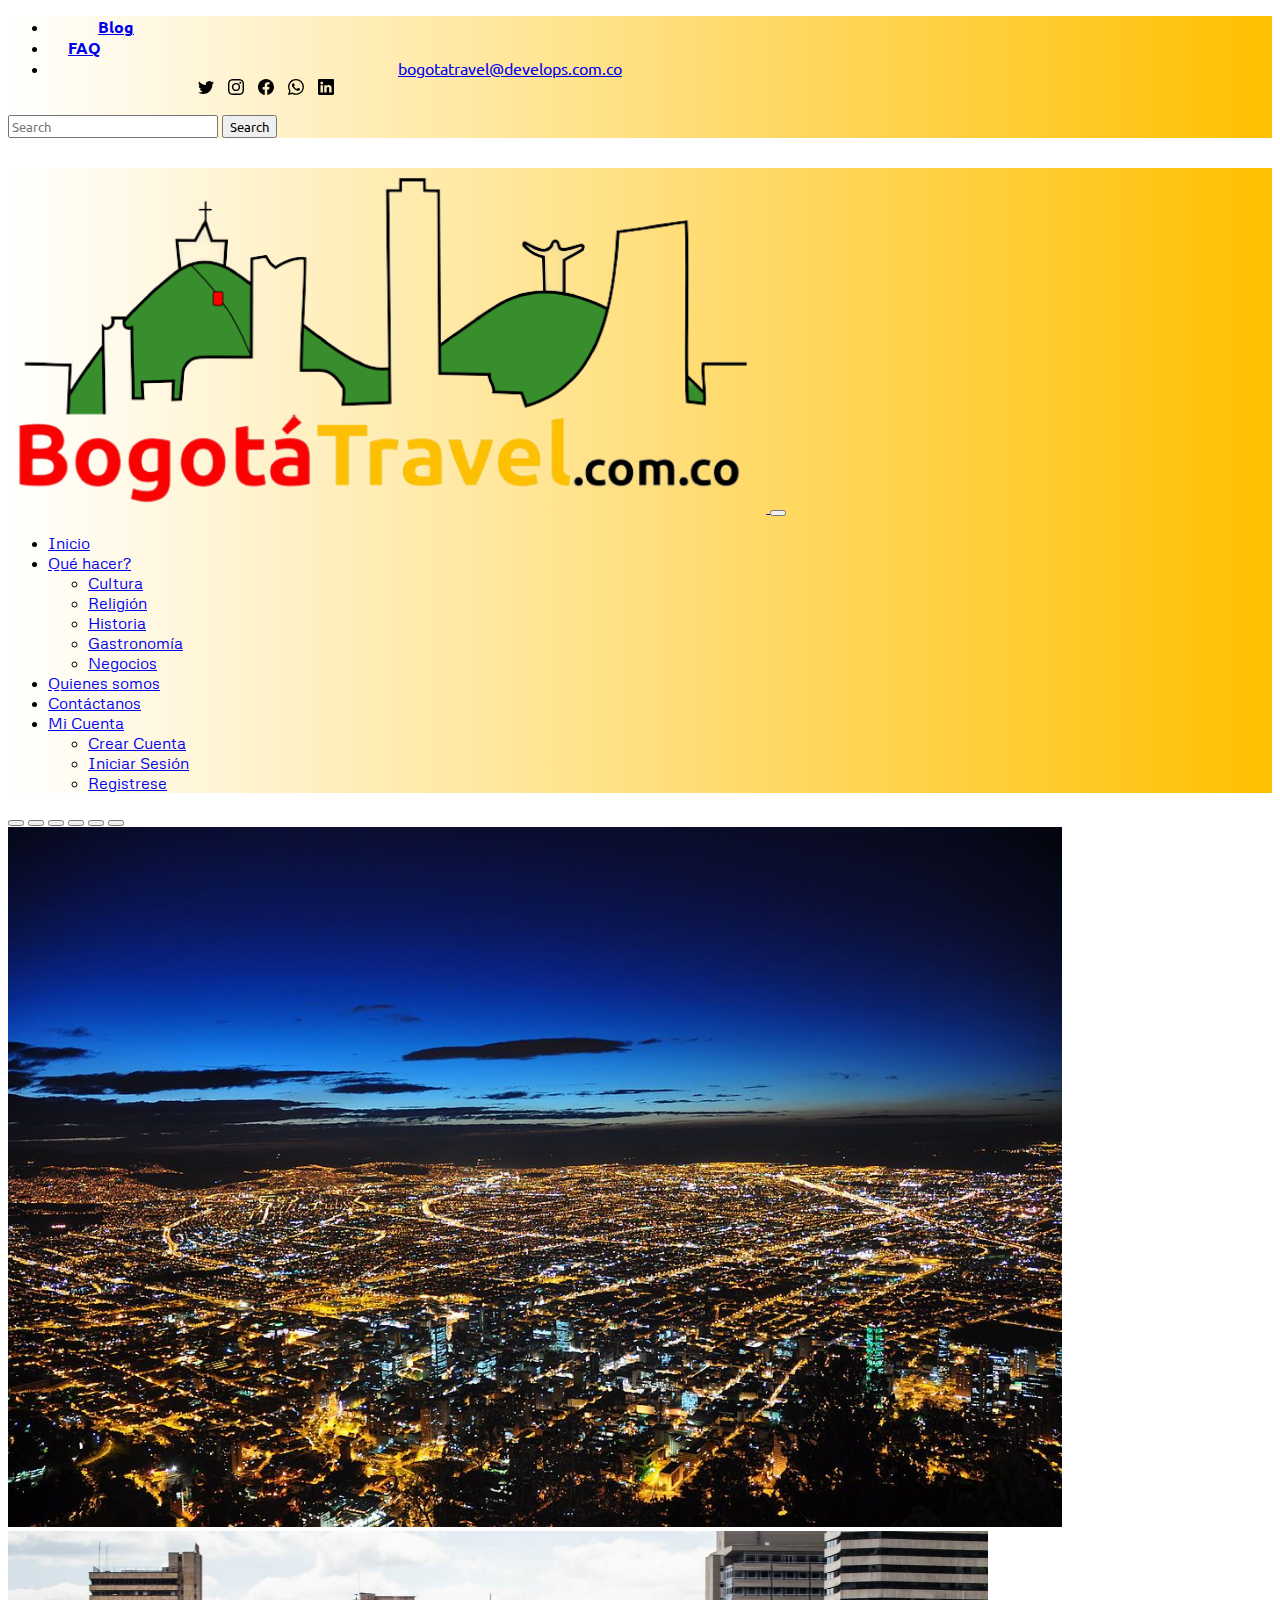
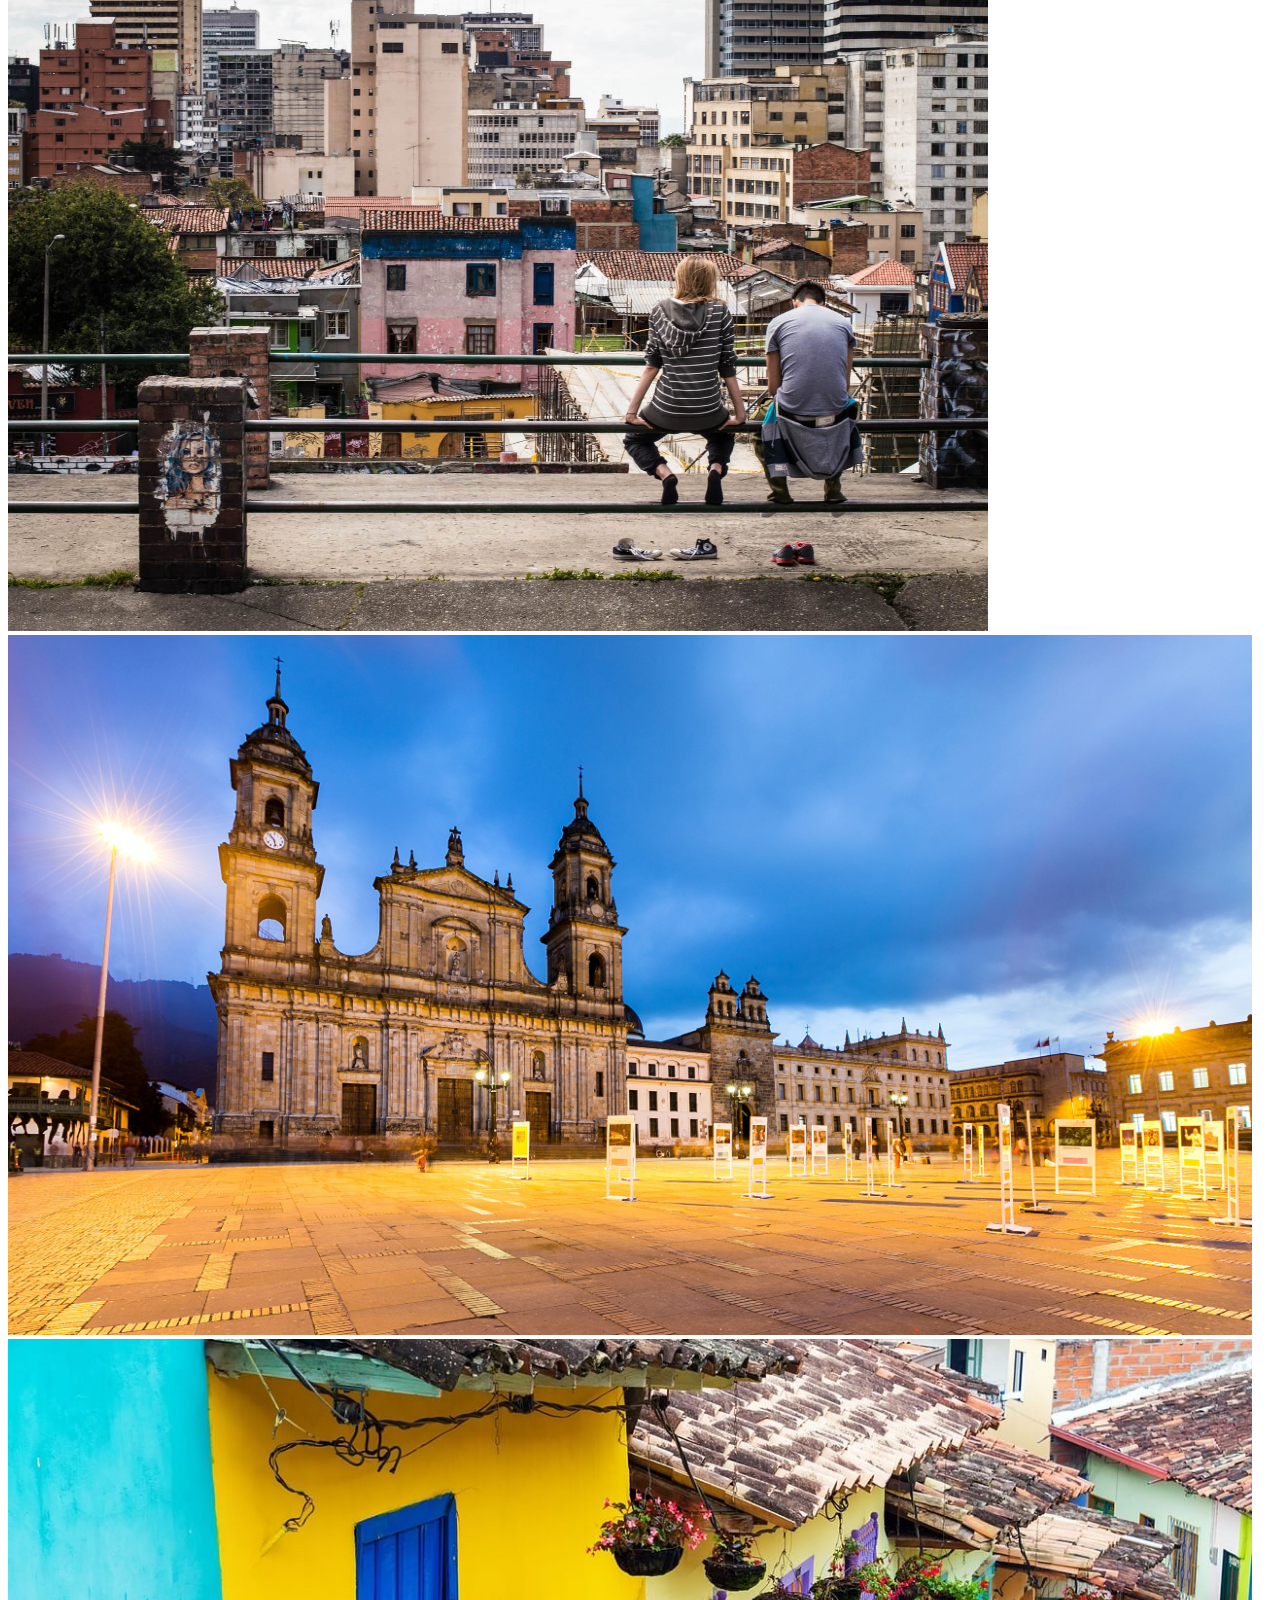
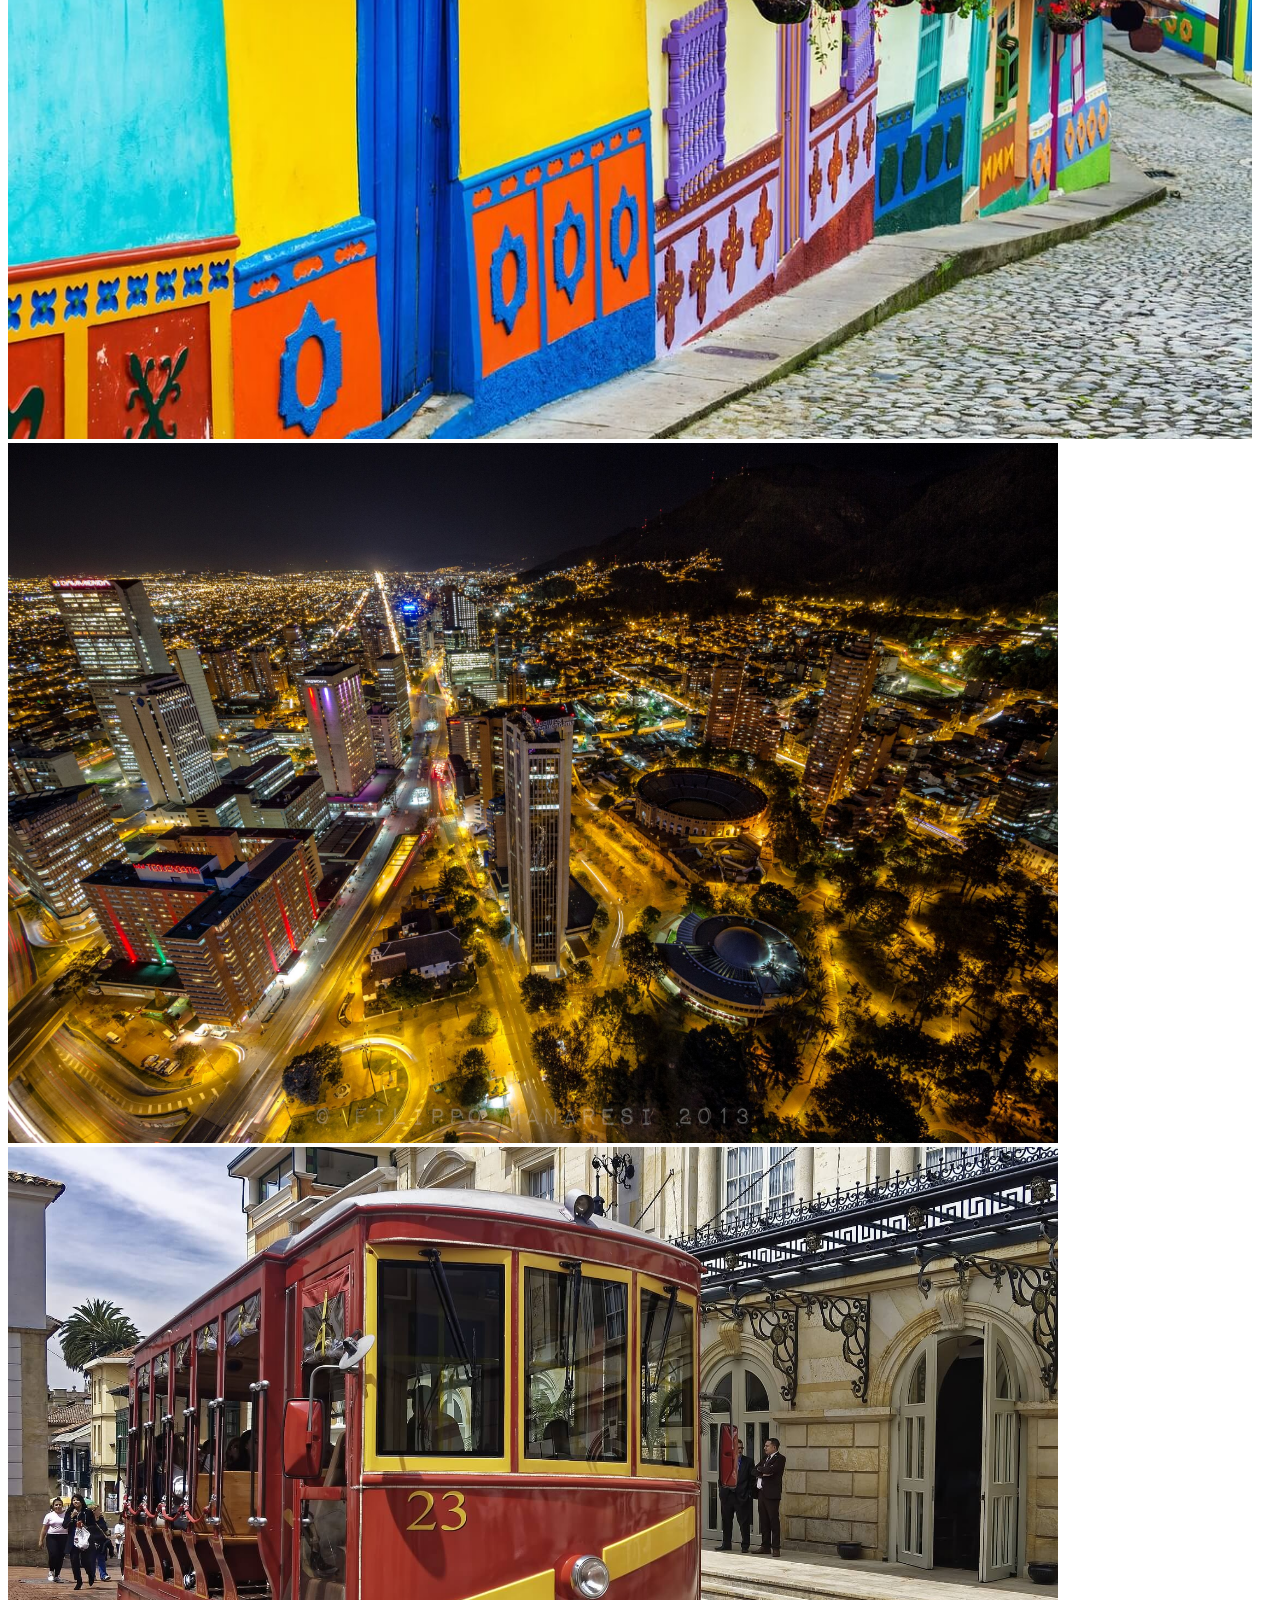
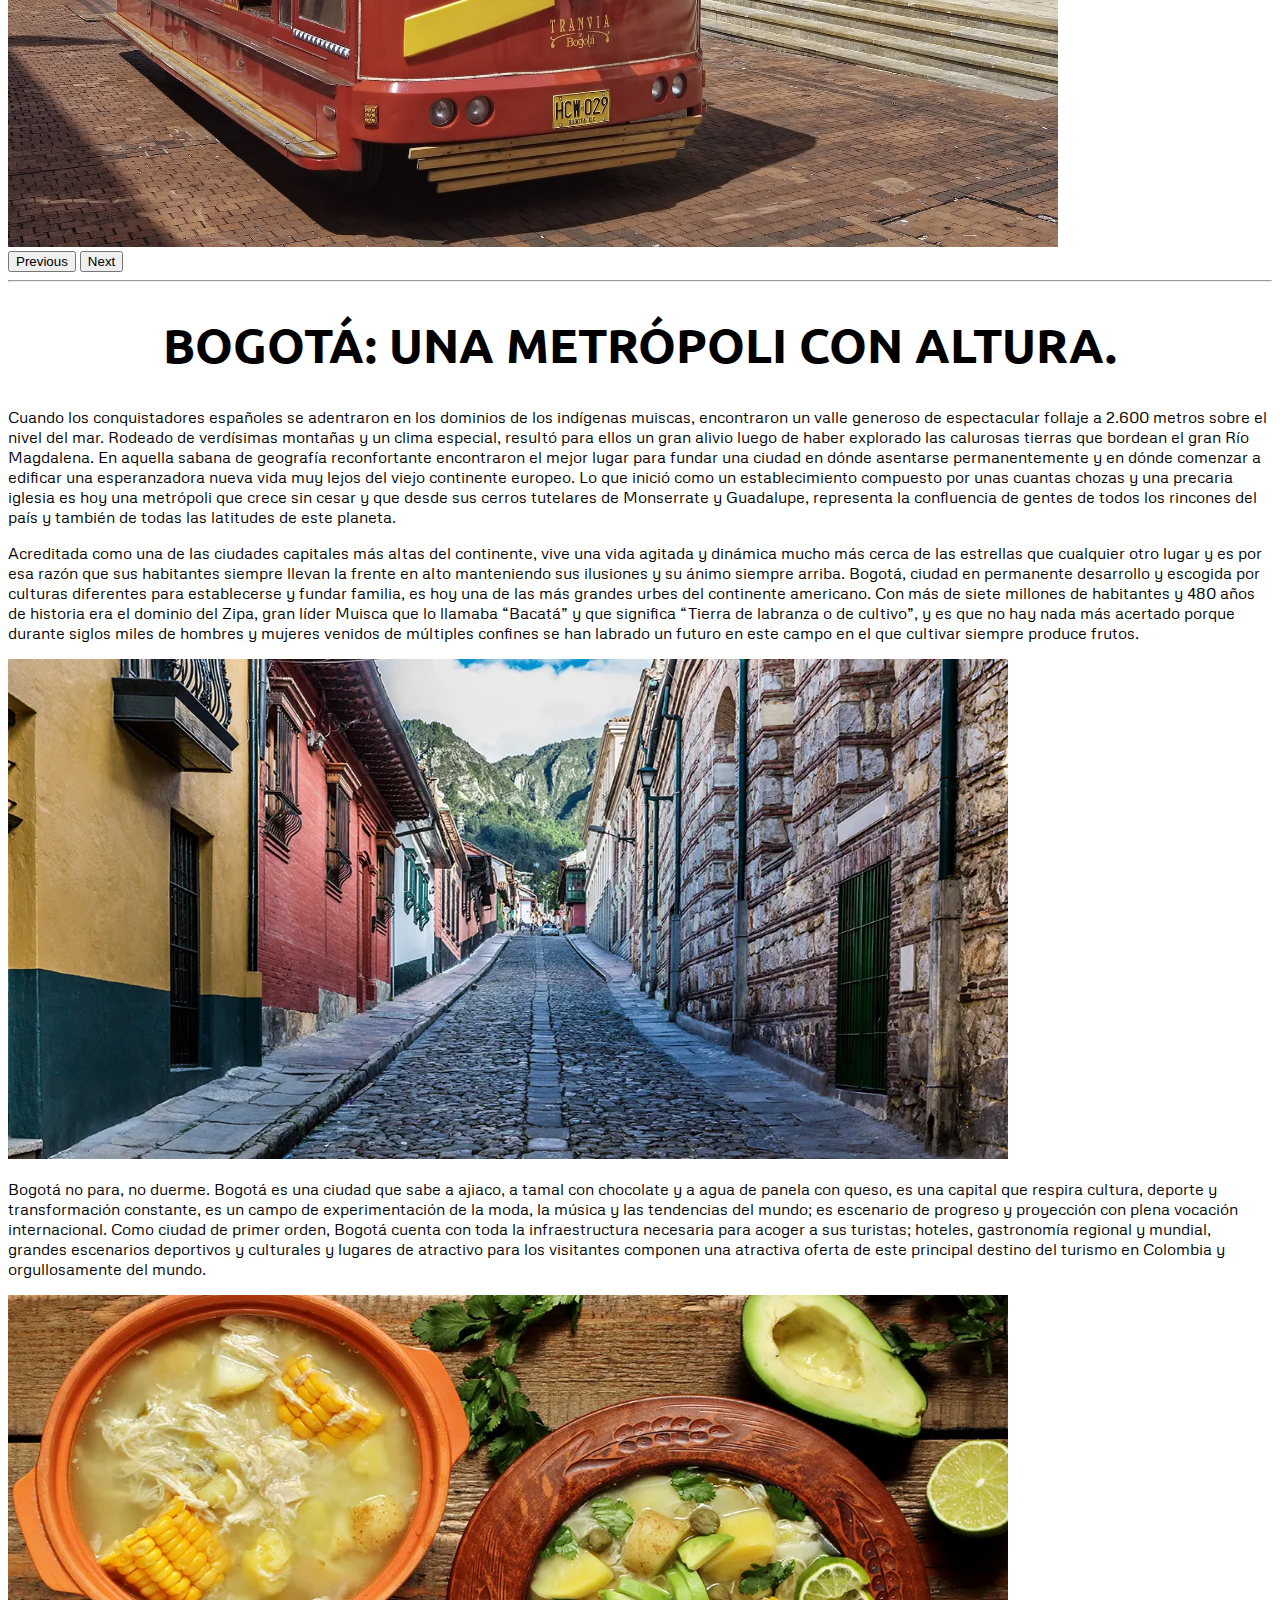
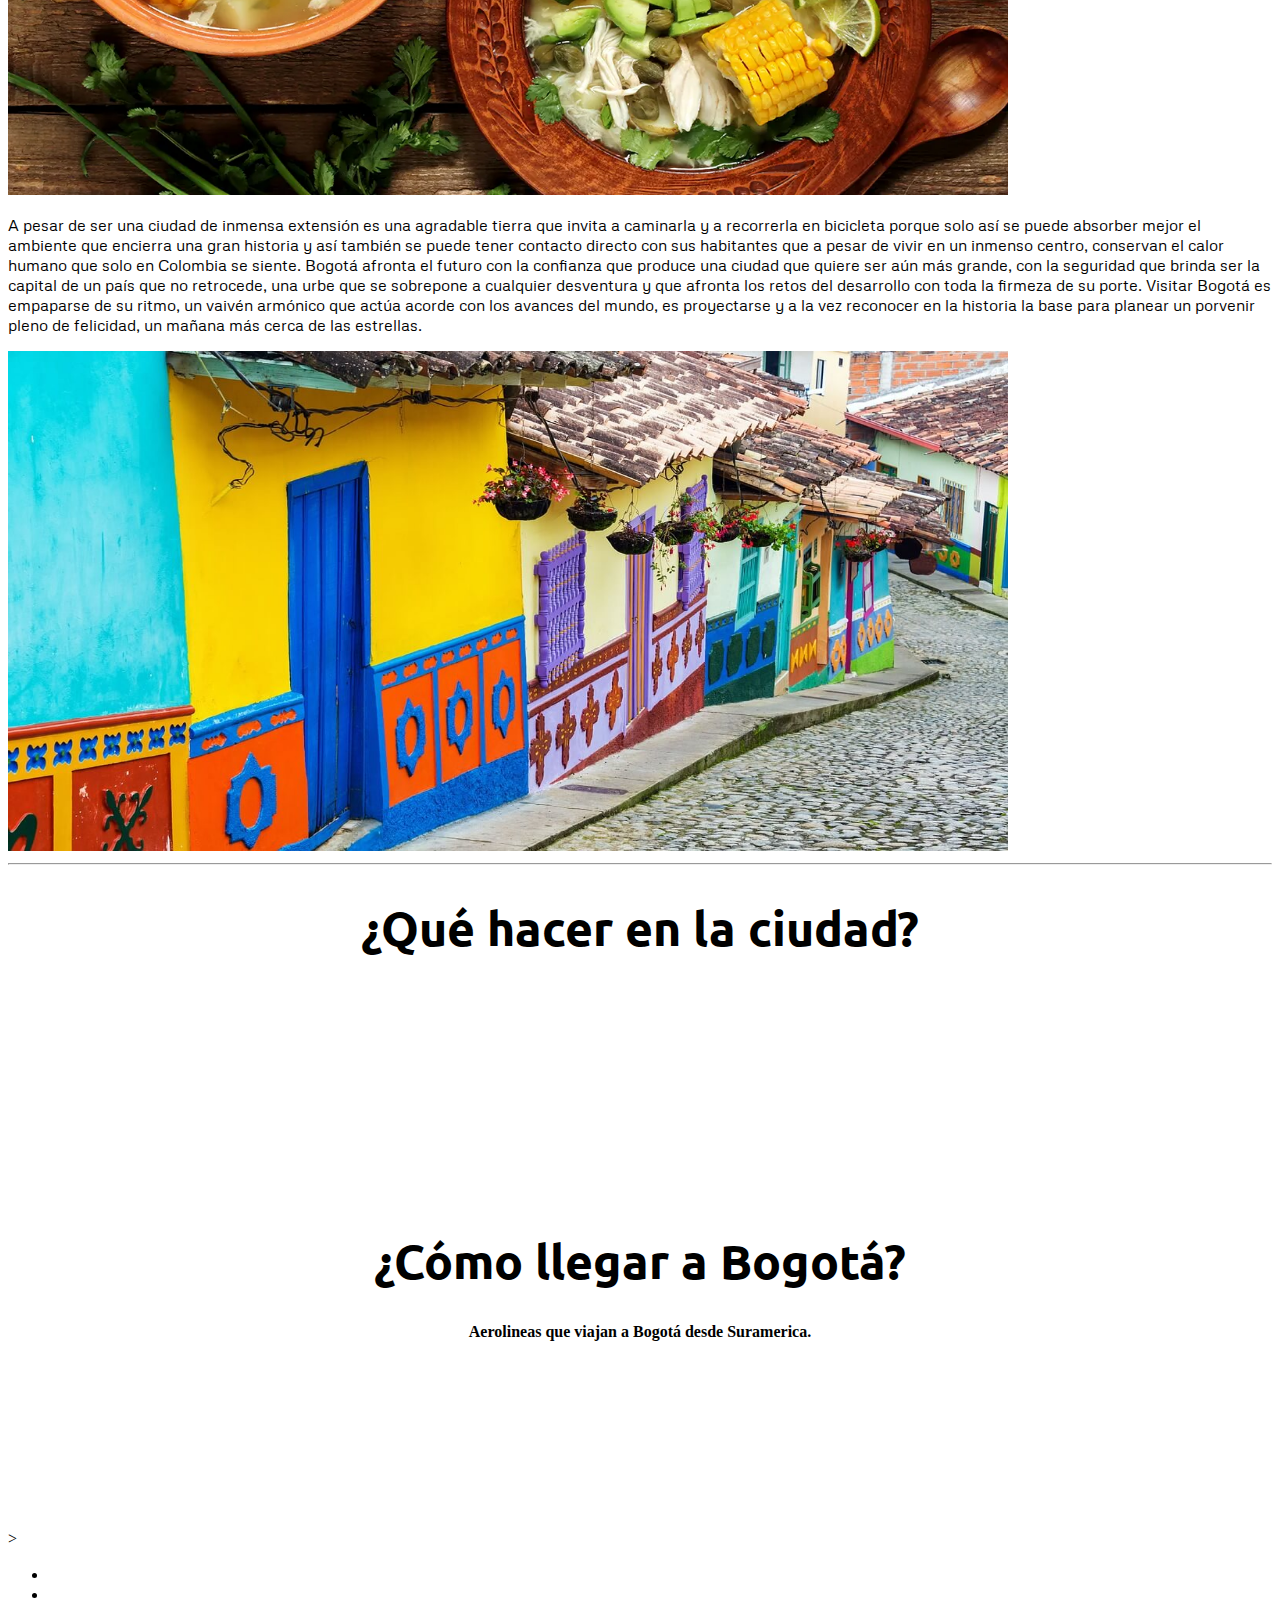
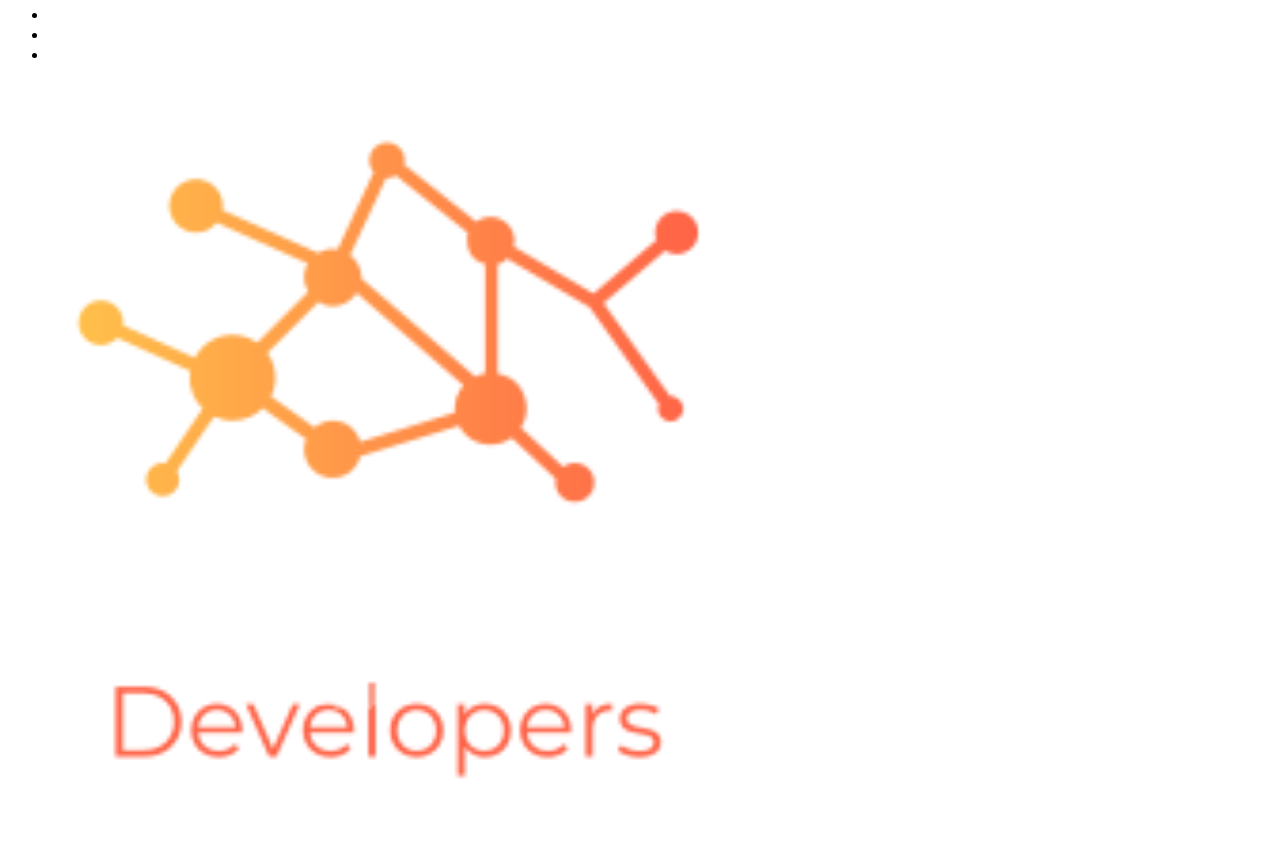
<file: index.html>
<!DOCTYPE html>
<html lang="es">
<head>
    <meta charset="UTF-8">
    <meta name="viewport" content="width=device-width, initial-scale=1.0">
    <link href="https://cdn.jsdelivr.net/npm/bootstrap@5.0.0-beta1/dist/css/bootstrap.min.css" rel="stylesheet" integrity="sha384-giJF6kkoqNQ00vy+HMDP7azOuL0xtbfIcaT9wjKHr8RbDVddVHyTfAAsrekwKmP1" crossorigin="anonymous">
    <link rel="stylesheet" href="./estilos/generales.css">
    <title>BogotaTravel.com.co</title>
</head>
<body>
  <!--Aqui inicia el Menú Estático-->  
  <nav class="navbar navbar-expand-md navbar-dark fixed-top bg-dark mb-4 gradient">
    <div class="container-fluid">
        <div class="collapse navbar-collapse" id="navbarCollapse">
        <ul class="navbar-nav me-auto mb-2 mb-md-0">
          <li class="nav-item active">
            <a class="text-danger" style="margin-left: 50px; margin-right: 10px; font-family: 'Ubuntu'"  href="#"><strong>Blog</strong></a>
          </li>
            <li class="nav-item">
            <a class="text-danger" style="margin-left: 20px; font-family: 'Ubuntu'"  href="#"><strong>FAQ</strong></a>
          </li>
          <li class="nav-item">
            <a class="text-danger disabled" style="margin-left: 350px; font-family: 'Ubuntu'" href="#" tabindex="-1" aria-disabled="true"> bogotatravel@develops.com.co</a>
          </li>
          <svg xmlns="http://www.w3.org/2000/svg" width="16" height="16" fill="currentColor" style="margin-left: 150px;" class="bi bi-twitter" viewBox="0 0 16 16">
            <path d="M5.026 15c6.038 0 9.341-5.003 9.341-9.334 0-.14 0-.282-.006-.422A6.685 6.685 0 0 0 16 3.542a6.658 6.658 0 0 1-1.889.518 3.301 3.301 0 0 0 1.447-1.817 6.533 6.533 0 0 1-2.087.793A3.286 3.286 0 0 0 7.875 6.03a9.325 9.325 0 0 1-6.767-3.429 3.289 3.289 0 0 0 1.018 4.382A3.323 3.323 0 0 1 .64 6.575v.045a3.288 3.288 0 0 0 2.632 3.218 3.203 3.203 0 0 1-.865.115 3.23 3.23 0 0 1-.614-.057 3.283 3.283 0 0 0 3.067 2.277A6.588 6.588 0 0 1 .78 13.58a6.32 6.32 0 0 1-.78-.045A9.344 9.344 0 0 0 5.026 15z"/>
          </svg>
          <svg xmlns="http://www.w3.org/2000/svg"  width="16" height="16" fill="currentColor" style="margin-left: 10px;" class="bi bi-instagram" viewBox="0 0 16 16">
            <path d="M8 0C5.829 0 5.556.01 4.703.048 3.85.088 3.269.222 2.76.42a3.917 3.917 0 0 0-1.417.923A3.927 3.927 0 0 0 .42 2.76C.222 3.268.087 3.85.048 4.7.01 5.555 0 5.827 0 8.001c0 2.172.01 2.444.048 3.297.04.852.174 1.433.372 1.942.205.526.478.972.923 1.417.444.445.89.719 1.416.923.51.198 1.09.333 1.942.372C5.555 15.99 5.827 16 8 16s2.444-.01 3.298-.048c.851-.04 1.434-.174 1.943-.372a3.916 3.916 0 0 0 1.416-.923c.445-.445.718-.891.923-1.417.197-.509.332-1.09.372-1.942C15.99 10.445 16 10.173 16 8s-.01-2.445-.048-3.299c-.04-.851-.175-1.433-.372-1.941a3.926 3.926 0 0 0-.923-1.417A3.911 3.911 0 0 0 13.24.42c-.51-.198-1.092-.333-1.943-.372C10.443.01 10.172 0 7.998 0h.003zm-.717 1.442h.718c2.136 0 2.389.007 3.232.046.78.035 1.204.166 1.486.275.373.145.64.319.92.599.28.28.453.546.598.92.11.281.24.705.275 1.485.039.843.047 1.096.047 3.231s-.008 2.389-.047 3.232c-.035.78-.166 1.203-.275 1.485a2.47 2.47 0 0 1-.599.919c-.28.28-.546.453-.92.598-.28.11-.704.24-1.485.276-.843.038-1.096.047-3.232.047s-2.39-.009-3.233-.047c-.78-.036-1.203-.166-1.485-.276a2.478 2.478 0 0 1-.92-.598 2.48 2.48 0 0 1-.6-.92c-.109-.281-.24-.705-.275-1.485-.038-.843-.046-1.096-.046-3.233 0-2.136.008-2.388.046-3.231.036-.78.166-1.204.276-1.486.145-.373.319-.64.599-.92.28-.28.546-.453.92-.598.282-.11.705-.24 1.485-.276.738-.034 1.024-.044 2.515-.045v.002zm4.988 1.328a.96.96 0 1 0 0 1.92.96.96 0 0 0 0-1.92zm-4.27 1.122a4.109 4.109 0 1 0 0 8.217 4.109 4.109 0 0 0 0-8.217zm0 1.441a2.667 2.667 0 1 1 0 5.334 2.667 2.667 0 0 1 0-5.334z"/>
          </svg>
          <svg xmlns="http://www.w3.org/2000/svg" width="16" height="16" fill="currentColor" style="margin-left: 10px;" class="bi bi-facebook" viewBox="0 0 16 16">
            <path d="M16 8.049c0-4.446-3.582-8.05-8-8.05C3.58 0-.002 3.603-.002 8.05c0 4.017 2.926 7.347 6.75 7.951v-5.625h-2.03V8.05H6.75V6.275c0-2.017 1.195-3.131 3.022-3.131.876 0 1.791.157 1.791.157v1.98h-1.009c-.993 0-1.303.621-1.303 1.258v1.51h2.218l-.354 2.326H9.25V16c3.824-.604 6.75-3.934 6.75-7.951z"/>
          </svg>
          <svg xmlns="http://www.w3.org/2000/svg" width="16" height="16" fill="currentColor" style="margin-left: 10px;" class="bi bi-whatsapp" viewBox="0 0 16 16">
            <path d="M13.601 2.326A7.854 7.854 0 0 0 7.994 0C3.627 0 .068 3.558.064 7.926c0 1.399.366 2.76 1.057 3.965L0 16l4.204-1.102a7.933 7.933 0 0 0 3.79.965h.004c4.368 0 7.926-3.558 7.93-7.93A7.898 7.898 0 0 0 13.6 2.326zM7.994 14.521a6.573 6.573 0 0 1-3.356-.92l-.24-.144-2.494.654.666-2.433-.156-.251a6.56 6.56 0 0 1-1.007-3.505c0-3.626 2.957-6.584 6.591-6.584a6.56 6.56 0 0 1 4.66 1.931 6.557 6.557 0 0 1 1.928 4.66c-.004 3.639-2.961 6.592-6.592 6.592zm3.615-4.934c-.197-.099-1.17-.578-1.353-.646-.182-.065-.315-.099-.445.099-.133.197-.513.646-.627.775-.114.133-.232.148-.43.05-.197-.1-.836-.308-1.592-.985-.59-.525-.985-1.175-1.103-1.372-.114-.198-.011-.304.088-.403.087-.088.197-.232.296-.346.1-.114.133-.198.198-.33.065-.134.034-.248-.015-.347-.05-.099-.445-1.076-.612-1.47-.16-.389-.323-.335-.445-.34-.114-.007-.247-.007-.38-.007a.729.729 0 0 0-.529.247c-.182.198-.691.677-.691 1.654 0 .977.71 1.916.81 2.049.098.133 1.394 2.132 3.383 2.992.47.205.84.326 1.129.418.475.152.904.129 1.246.08.38-.058 1.171-.48 1.338-.943.164-.464.164-.86.114-.943-.049-.084-.182-.133-.38-.232z"/>
          </svg>
          <svg xmlns="http://www.w3.org/2000/svg" width="16" height="16" fill="currentColor" style="margin-left: 10px;" class="bi bi-linkedin" viewBox="0 0 16 16">
            <path d="M0 1.146C0 .513.526 0 1.175 0h13.65C15.474 0 16 .513 16 1.146v13.708c0 .633-.526 1.146-1.175 1.146H1.175C.526 16 0 15.487 0 14.854V1.146zm4.943 12.248V6.169H2.542v7.225h2.401zm-1.2-8.212c.837 0 1.358-.554 1.358-1.248-.015-.709-.52-1.248-1.342-1.248-.822 0-1.359.54-1.359 1.248 0 .694.521 1.248 1.327 1.248h.016zm4.908 8.212V9.359c0-.216.016-.432.08-.586.173-.431.568-.878 1.232-.878.869 0 1.216.662 1.216 1.634v3.865h2.401V9.25c0-2.22-1.184-3.252-2.764-3.252-1.274 0-1.845.7-2.165 1.193v.025h-.016a5.54 5.54 0 0 1 .016-.025V6.169h-2.4c.03.678 0 7.225 0 7.225h2.4z"/>
          </svg>
        </ul>
          <form class="d-flex">
          <input class="form-control me-2" style="font-family: 'Ubuntu'" type="search" placeholder="Search" aria-label="Search">
          <button class="btn btn-outline-danger" style="font-family: 'Ubuntu'" type="submit">Search</button>
        </form>
      </div>
    </div> <!--Aqui finaliza el Menú Estático-->  
  </nav>
  <!-- Aqui comienza el BarNav-->
    <header class="header" style="margin-top: 30px;" > 
        <nav class="navbar navbar-expand-lg navbar-light gradient p-4">
            <div class="container">
              <a class="navbar-brand" href="#">
                  <img class="logo" src="./imagenes/BogotaTravelLogo.png" alt="logotipo">
                </a>
              <button class="navbar-toggler" type="button" data-bs-toggle="collapse" data-bs-target="#navbarNavDropdown" aria-controls="navbarNavDropdown" aria-expanded="false" aria-label="Toggle navigation">
                <span class="navbar-toggler-icon"></span>
              </button>
              <div class="collapse navbar-collapse justify-content-end" id="navbarNavDropdown">
                <ul class="navbar-nav">
                  <li class="nav-item">
                    <a class="nav-link" aria-current="page" href="#">Inicio</a>
                  </li>
                  <li class="nav-item dropdown">
                    <a class="nav-link dropdown-toggle" href="./html/queHacer.html" id="navbarDropdownMenuLink" role="button" data-bs-toggle="dropdown" aria-expanded="false">
                      Qué hacer?
                    </a>
                    <ul class="dropdown-menu" aria-labelledby="navbarDropdownMenuLink">
                      <li><a class="dropdown-item bg-yellow" href="#">Cultura</a></li>
                      <li><a class="dropdown-item bg-yellow" href="#">Religión</a></li>
                      <li><a class="dropdown-item bg-yellow" href="#">Historia</a></li>
                      <li><a class="dropdown-item bg-yellow" href="#">Gastronomía</a></li>
                      <li><a class="dropdown-item bg-yellow" href="#">Negocios</a></li>
                    </ul>
                  </li>
                  <li class="nav-item">
                    <a class="nav-link" href="./html/quienesSomos.html">Quienes somos</a>
                  </li>
                  <li class="nav-item">
                    <a class="nav-link" href="./html/contactanos.html">Contáctanos</a>
                  </li>
                  <li class="nav-item dropdown">
                    <a class="nav-link dropdown-toggle" href="./html/miCuenta.html" id="navbarDropdownMenuLink" role="button" data-bs-toggle="dropdown" aria-expanded="false">
                      Mi Cuenta
                    </a>
                    <ul class="dropdown-menu" aria-labelledby="navbarDropdownMenuLink">
                      <li><a class="dropdown-item bg-yellow" href="./html/miCuenta.html">Crear Cuenta</a></li>
                      <li><a class="dropdown-item bg-yellow" href="./html/ingresar.html">Iniciar Sesión</a></li>
                      <li><a class="dropdown-item bg-yellow" href="./html/registrese.html">Registrese</a></li>
                    </ul>
                  </li>
                </ul>
              </div>
            </div>
          </nav>
    </header>



    <!-- MI CODIGO COMIENZA A PARTIR DE ESTE COMENTARIO -->
    <div class="container"> <!-- Aqui Inicia el Slider -->
      <div id="carouselExampleIndicators" class="carousel slide" data-bs-ride="carousel">
                  <div class="carousel-indicators">
                    <button type="button" data-bs-target="#carouselExampleIndicators" data-bs-slide-to="0" class="active" aria-current="true" aria-label="Slide 1"></button>
                    <button type="button" data-bs-target="#carouselExampleIndicators" data-bs-slide-to="1" aria-label="Slide 2"></button>
                    <button type="button" data-bs-target="#carouselExampleIndicators" data-bs-slide-to="2" aria-label="Slide 3"></button>
                    <button type="button" data-bs-target="#carouselExampleIndicators" data-bs-slide-to="3" aria-label="Slide 4"></button>
                    <button type="button" data-bs-target="#carouselExampleIndicators" data-bs-slide-to="4" aria-label="Slide 5"></button>
                    <button type="button" data-bs-target="#carouselExampleIndicators" data-bs-slide-to="5" aria-label="Slide 6"></button>
                  </div>
                  <div class="carousel-inner">
                    <div class="carousel-item active">
                      <img src="./imagenes/Wall Paper Bogota.jpg" height="700px" class="d-block w-100" alt="...">
                    </div>
                    <div class="carousel-item">
                      <img src="./imagenes/slider3.jpg" height="700px"class="d-block w-100" alt="...">
                    </div>
                    <div class="carousel-item">
                      <img src="./imagenes/Wallpaper Plaza de Bolivar.jpg" height="700px"class="d-block w-100" alt="...">
                    </div>
                    <div class="carousel-item">
                      <img src="./imagenes/slider5.jpg" height="700px"class="d-block w-100" alt="...">
                    </div>
                    <div class="carousel-item">
                      <img src="./imagenes/Wallpaper Night Bogota.jpg" height="700px"class="d-block w-100" alt="...">
                    </div>
                    <div class="carousel-item">
                      <img src="./imagenes/slider6.jpg" height="700px"class="d-block w-100" alt="...">
                    </div>
                  </div>
                  <button class="carousel-control-prev" type="button" data-bs-target="#carouselExampleIndicators"  data-bs-slide="prev">
                    <span class="carousel-control-prev-icon" aria-hidden="true"></span>
                    <span class="visually-hidden">Previous</span>
                  </button>
                  <button class="carousel-control-next" type="button" data-bs-target="#carouselExampleIndicators"  data-bs-slide="next">
                    <span class="carousel-control-next-icon" aria-hidden="true"></span>
                    <span class="visually-hidden">Next</span>
                  </button>
      </div>
      </div> <!-- Aqui Finaliza el Slider -->
  
      <hr>
      <div> 
        <div class="container"></div>
        <div class="margin-top 30px">
          <h1 style="text-align: center"><B> BOGOTÁ: UNA METRÓPOLI CON ALTURA. </b></h1>
        </div>
      </div>

      <div class="container align-items-center">
          <p>Cuando los conquistadores españoles se adentraron en los dominios de los indígenas muiscas, encontraron un valle generoso de espectacular follaje a 2.600 metros sobre el nivel del mar.

            Rodeado de verdísimas montañas y un clima especial, resultó para ellos un gran alivio luego de haber explorado las calurosas tierras que bordean el gran Río Magdalena. En aquella sabana de geografía reconfortante encontraron el mejor lugar para fundar una ciudad en dónde asentarse permanentemente y en dónde comenzar a edificar una esperanzadora nueva vida muy lejos del viejo continente europeo.
            
            Lo que inició como un establecimiento compuesto por unas cuantas chozas y una precaria iglesia es hoy una metrópoli que crece sin cesar y que desde sus cerros tutelares de Monserrate y Guadalupe, representa la confluencia de gentes de todos los rincones del país y también de todas las latitudes de este planeta.</p>

          <p>Acreditada como una de las ciudades capitales más altas del continente, vive una vida agitada y dinámica mucho más cerca de las estrellas que cualquier otro lugar y es por esa razón que sus habitantes siempre llevan la frente en alto manteniendo sus ilusiones y su ánimo siempre arriba.

            Bogotá, ciudad en permanente desarrollo y escogida por culturas diferentes para establecerse y fundar familia, es hoy una de las más grandes urbes del continente americano. Con más de siete millones de habitantes y 480 años de historia era el dominio del Zipa, gran líder Muisca que lo llamaba “Bacatá” y que significa “Tierra de labranza o de cultivo”, y es que no hay nada más acertado porque durante siglos miles de hombres y mujeres venidos de múltiples confines se han labrado un futuro en este campo en el que cultivar siempre produce frutos.</p>
          
            <img src="./imagenes/calles-candelaria-bogota-1200.webp"  width="1000px" height="500px" alt="">
          </div>  

      <div class="container align-items-center">
          <p>Bogotá no para, no duerme. Bogotá es una ciudad que sabe a ajiaco, a tamal con chocolate y a agua de panela con queso, es una capital que respira cultura, deporte y transformación constante, es un campo de experimentación de la moda, la música y las tendencias del mundo; es escenario de progreso y proyección con plena vocación internacional.

            Como ciudad de primer orden, Bogotá cuenta con toda la infraestructura necesaria para acoger a sus turistas; hoteles, gastronomía regional y mundial, grandes escenarios deportivos y culturales y lugares de atractivo para los visitantes componen una atractiva oferta de este principal destino del turismo en Colombia y orgullosamente del mundo.</p>
        
            <img src="./imagenes/ajiaco-sopa-bogota-1200.webp"  width="1000px" height="500px" alt="">

          <p>A pesar de ser una ciudad de inmensa extensión es una agradable tierra que invita a caminarla y a recorrerla en bicicleta porque solo así se puede absorber mejor el ambiente que encierra una gran historia y así también se puede tener contacto directo con sus habitantes que a pesar de vivir en un inmenso centro, conservan el calor humano que solo en Colombia se siente.

            Bogotá afronta el futuro con la confianza que produce una ciudad que quiere ser aún más grande, con la seguridad que brinda ser la capital de un país que no retrocede, una urbe que se sobrepone a cualquier desventura y que afronta los retos del desarrollo con toda la firmeza de su porte.
            
            Visitar Bogotá es empaparse de su ritmo, un vaivén armónico que actúa acorde con los avances del mundo, es proyectarse y a la vez reconocer en la historia la base para planear un porvenir pleno de felicidad, un mañana más cerca de las estrellas.</p>

            <img src="./imagenes/slider5.jpg"  width="1000px" height="500px" alt="">
      </div>

      <hr>


    <div class="container"> <!--aqui inicia la franja amarilla-->
      <div class="bg-warning text-dark" style="height: 300px;" >
        <h1 style="text-align: center;">¿Qué hacer en la ciudad?</h1>
      </div> 
    </div> <!--aqui finaliza la franja amarilla-->
    <div class="container"> <!--aqui inicia la franja roja-->
      <div class="bg-danger text-white" style="height: 300px;">
        <h1 style="text-align: center;">¿Cómo llegar a Bogotá?</h1>
        <h4 style="text-align: center;">Aerolineas que viajan a Bogotá desde Suramerica.</h4>
      </div>>    
    </div> <!--aqui finaliza la franja roja-->


<!-- MI CODIGO FINALIZA ANTES DE ESTE COMENTARIO -->

    <footer class="footer bg-dark p-5">
        <div class="container">
            <div class="row d-flex justify-content-between align-items-center">
                <div class="col-8">
                  <ul class="nav justify-content-center">
                    <li class="nav-item">
                      <a class="nav-link txt-white" aria-current="page" href="index.html">Inicio</a>
                    </li>
                    <li class="nav-item">
                      <a class="nav-link txt-white" aria-current="page" href="./html/queHacer.html">Qué hacer?</a>
                    </li>
                    <li class="nav-item">
                      <a class="nav-link txt-white" aria-current="page" href="./html/quienesSomos.html">Quíenes Somos</a>
                    </li>
                    <li class="nav-item">
                      <a class="nav-link txt-white" aria-current="page" href="./html/contactanos.html">Contáctanos</a>
                    </li>
                    <li class="nav-item">
                      <a class="nav-link txt-white" aria-current="page" href="./html/miCuenta.html">Mi Cuenta</a>
                    </li>
                  </ul>
                </div>
                <div class="col-2">
                    <img class="logo" src="./imagenes/Logo Empresa blanco.png" alt="logotipo">
                </div>
            </div>
        </div>
    </footer>



    <script src="https://cdn.jsdelivr.net/npm/bootstrap@5.0.0-beta1/dist/js/bootstrap.bundle.min.js" integrity="sha384-ygbV9kiqUc6oa4msXn9868pTtWMgiQaeYH7/t7LECLbyPA2x65Kgf80OJFdroafW" crossorigin="anonymous"></script>
</body>
</html>
</file>
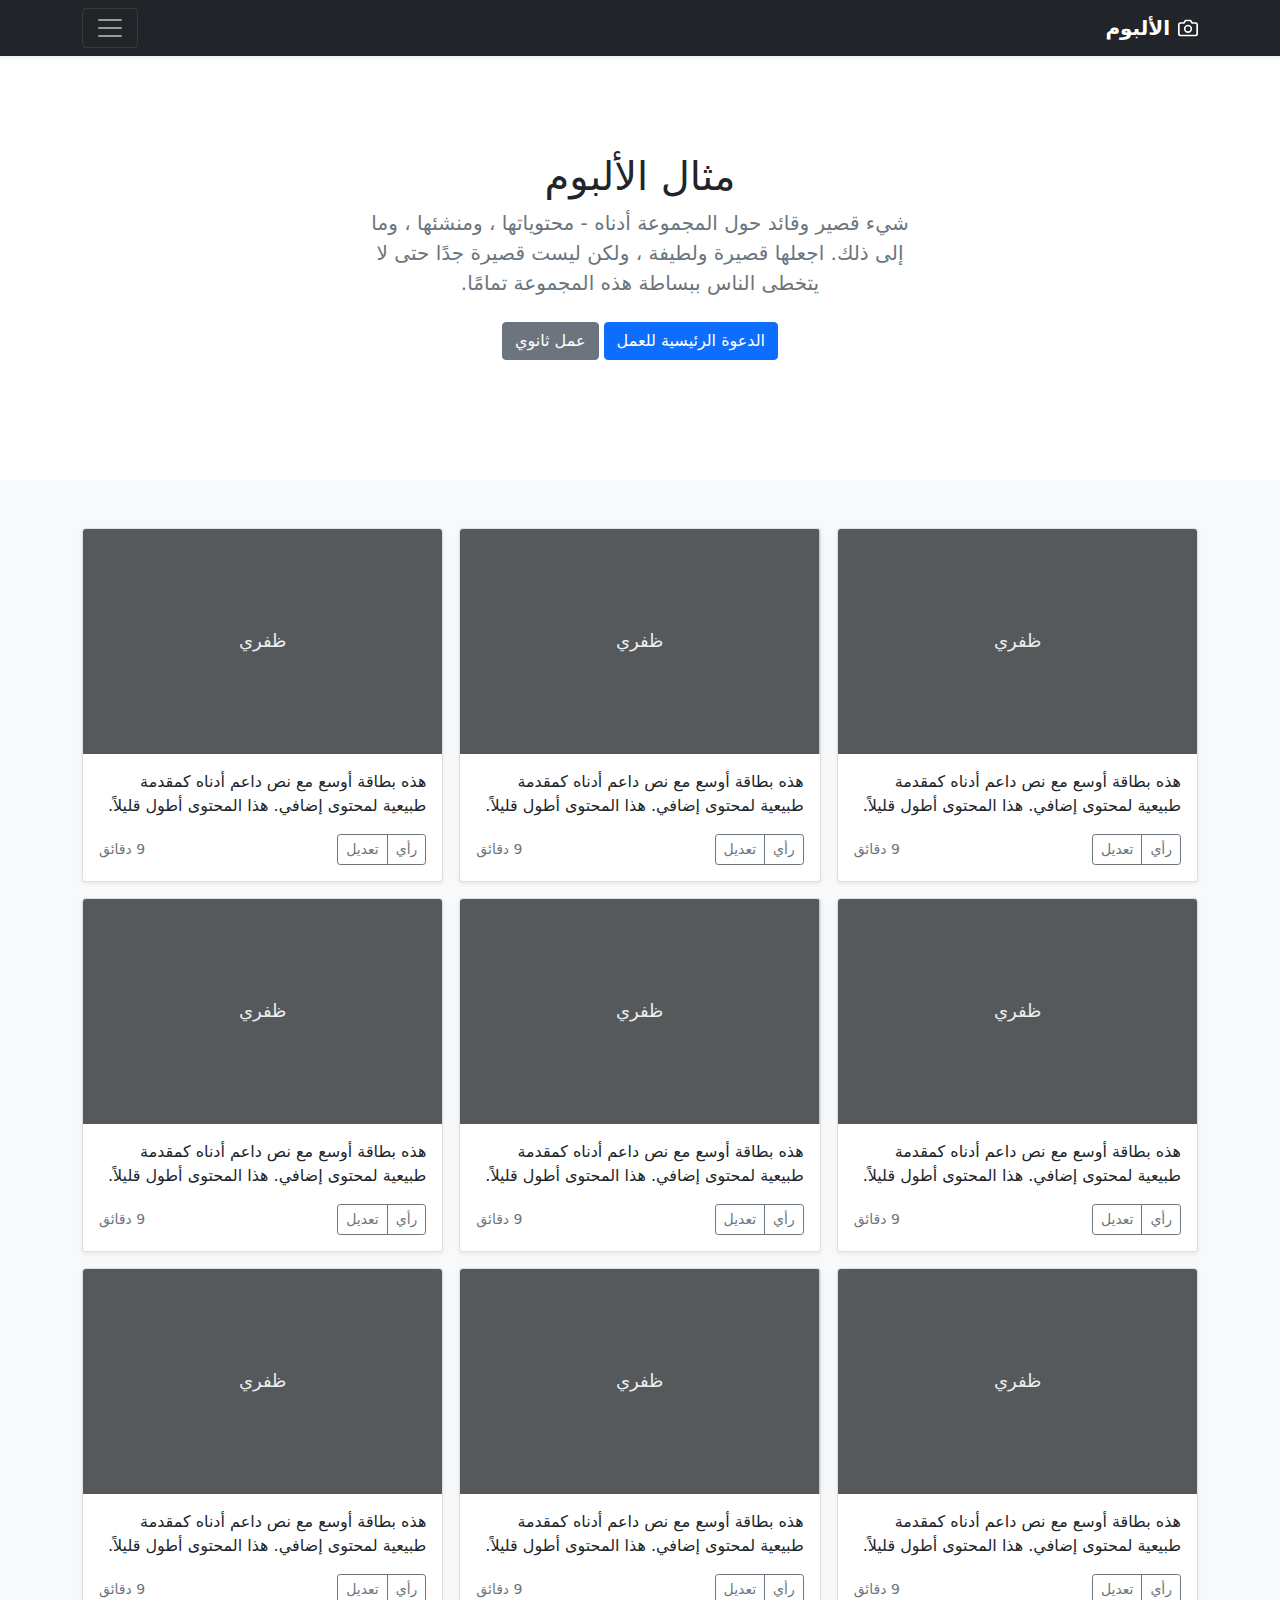
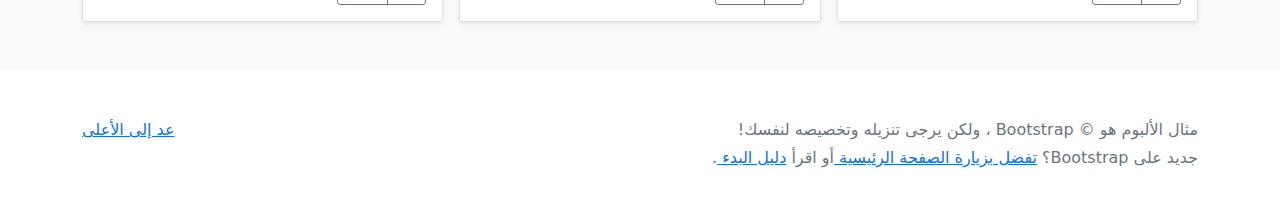
<file: bootstrap-5.0examples/album-rtl/index.html>
<!doctype html>
<html lang="ar" dir="rtl">
  <head>
    <meta charset="utf-8">
    <meta name="viewport" content="width=device-width, initial-scale=1">
    <meta name="description" content="">
    <meta name="author" content="Mark Otto, Jacob Thornton, and Bootstrap contributors">
    <meta name="generator" content="Hugo 0.80.0">
    <title>مثال الألبوم · Bootstrap v5.0</title>

    <link rel="canonical" href="https://getbootstrap.com/docs/5.0/examples/album-rtl/">

    

    <!-- Bootstrap core CSS -->
<link href="../assets/dist/css/bootstrap.rtl.min.css" rel="stylesheet">

    <style>
      .bd-placeholder-img {
        font-size: 1.125rem;
        text-anchor: middle;
        -webkit-user-select: none;
        -moz-user-select: none;
        user-select: none;
      }

      @media (min-width: 768px) {
        .bd-placeholder-img-lg {
          font-size: 3.5rem;
        }
      }
    </style>

    
  </head>
  <body>
    
<header>
  <div class="collapse bg-dark" id="navbarHeader">
    <div class="container">
      <div class="row">
        <div class="col-sm-8 col-md-7 py-4">
          <h4 class="text-white">حول</h4>
          <p class="text-muted">أضف بعض المعلومات حول الألبوم أدناه أو المؤلف أو أي سياق خلفية آخر. اجعلها بضع جمل طويلة حتى يتمكن الناس من التقاط بعض الحكايات المفيدة. ثم اربطها ببعض مواقع التواصل الاجتماعي أو معلومات الاتصال.</p>
        </div>
        <div class="col-sm-4 offset-md-1 py-4">
          <h4 class="text-white">اتصل</h4>
          <ul class="list-unstyled">
            <li><a href="#" class="text-white">تابع على تويتر</a></li>
            <li><a href="#" class="text-white">مثل في الفيسبوك</a></li>
            <li><a href="#" class="text-white">راسلني</a></li>
          </ul>
        </div>
      </div>
    </div>
  </div>
  <div class="navbar navbar-dark bg-dark shadow-sm">
    <div class="container">
      <a href="#" class="navbar-brand d-flex align-items-center">
        <svg xmlns="http://www.w3.org/2000/svg" width="20" height="20" fill="none" stroke="currentColor" stroke-linecap="round" stroke-linejoin="round" stroke-width="2" aria-hidden="true" class="me-2" viewBox="0 0 24 24"><path d="M23 19a2 2 0 0 1-2 2H3a2 2 0 0 1-2-2V8a2 2 0 0 1 2-2h4l2-3h6l2 3h4a2 2 0 0 1 2 2z"/><circle cx="12" cy="13" r="4"/></svg>
        <strong>الألبوم</strong>
      </a>
      <button class="navbar-toggler" type="button" data-bs-toggle="collapse" data-bs-target="#navbarHeader" aria-controls="navbarHeader" aria-expanded="false" aria-label="تبديل التنقل">
        <span class="navbar-toggler-icon"></span>
      </button>
    </div>
  </div>
</header>

<main>

  <section class="py-5 text-center container">
    <div class="row py-lg-5">
      <div class="col-lg-6 col-md-8 mx-auto">
        <h1 class="fw-light">مثال الألبوم</h1>
        <p class="lead text-muted">شيء قصير وقائد حول المجموعة أدناه - محتوياتها ، ومنشئها ، وما إلى ذلك. اجعلها قصيرة ولطيفة ، ولكن ليست قصيرة جدًا حتى لا يتخطى الناس ببساطة هذه المجموعة تمامًا.</p>
        <p>
          <a href="#" class="btn btn-primary my-2">الدعوة الرئيسية للعمل</a>
          <a href="#" class="btn btn-secondary my-2">عمل ثانوي</a>
        </p>
      </div>
    </div>
  </section>

  <div class="album py-5 bg-light">
    <div class="container">

      <div class="row row-cols-1 row-cols-sm-2 row-cols-md-3 g-3">
        <div class="col">
          <div class="card shadow-sm">
            <svg class="bd-placeholder-img card-img-top" width="100%" height="225" xmlns="http://www.w3.org/2000/svg" role="img" aria-label="Placeholder: ظفري" preserveAspectRatio="xMidYMid slice" focusable="false"><title>Placeholder</title><rect width="100%" height="100%" fill="#55595c"/><text x="50%" y="50%" fill="#eceeef" dy=".3em">ظفري</text></svg>

            <div class="card-body">
              <p class="card-text">هذه بطاقة أوسع مع نص داعم أدناه كمقدمة طبيعية لمحتوى إضافي. هذا المحتوى أطول قليلاً.</p>
              <div class="d-flex justify-content-between align-items-center">
                <div class="btn-group">
                  <button type="button" class="btn btn-sm btn-outline-secondary">رأي</button>
                  <button type="button" class="btn btn-sm btn-outline-secondary">تعديل</button>
                </div>
                <small class="text-muted">9 دقائق</small>
              </div>
            </div>
          </div>
        </div>
        <div class="col">
          <div class="card shadow-sm">
            <svg class="bd-placeholder-img card-img-top" width="100%" height="225" xmlns="http://www.w3.org/2000/svg" role="img" aria-label="Placeholder: ظفري" preserveAspectRatio="xMidYMid slice" focusable="false"><title>Placeholder</title><rect width="100%" height="100%" fill="#55595c"/><text x="50%" y="50%" fill="#eceeef" dy=".3em">ظفري</text></svg>

            <div class="card-body">
              <p class="card-text">هذه بطاقة أوسع مع نص داعم أدناه كمقدمة طبيعية لمحتوى إضافي. هذا المحتوى أطول قليلاً.</p>
              <div class="d-flex justify-content-between align-items-center">
                <div class="btn-group">
                  <button type="button" class="btn btn-sm btn-outline-secondary">رأي</button>
                  <button type="button" class="btn btn-sm btn-outline-secondary">تعديل</button>
                </div>
                <small class="text-muted">9 دقائق</small>
              </div>
            </div>
          </div>
        </div>
        <div class="col">
          <div class="card shadow-sm">
            <svg class="bd-placeholder-img card-img-top" width="100%" height="225" xmlns="http://www.w3.org/2000/svg" role="img" aria-label="Placeholder: ظفري" preserveAspectRatio="xMidYMid slice" focusable="false"><title>Placeholder</title><rect width="100%" height="100%" fill="#55595c"/><text x="50%" y="50%" fill="#eceeef" dy=".3em">ظفري</text></svg>

            <div class="card-body">
              <p class="card-text">هذه بطاقة أوسع مع نص داعم أدناه كمقدمة طبيعية لمحتوى إضافي. هذا المحتوى أطول قليلاً.</p>
              <div class="d-flex justify-content-between align-items-center">
                <div class="btn-group">
                  <button type="button" class="btn btn-sm btn-outline-secondary">رأي</button>
                  <button type="button" class="btn btn-sm btn-outline-secondary">تعديل</button>
                </div>
                <small class="text-muted">9 دقائق</small>
              </div>
            </div>
          </div>
        </div>

        <div class="col">
          <div class="card shadow-sm">
            <svg class="bd-placeholder-img card-img-top" width="100%" height="225" xmlns="http://www.w3.org/2000/svg" role="img" aria-label="Placeholder: ظفري" preserveAspectRatio="xMidYMid slice" focusable="false"><title>Placeholder</title><rect width="100%" height="100%" fill="#55595c"/><text x="50%" y="50%" fill="#eceeef" dy=".3em">ظفري</text></svg>

            <div class="card-body">
              <p class="card-text">هذه بطاقة أوسع مع نص داعم أدناه كمقدمة طبيعية لمحتوى إضافي. هذا المحتوى أطول قليلاً.</p>
              <div class="d-flex justify-content-between align-items-center">
                <div class="btn-group">
                  <button type="button" class="btn btn-sm btn-outline-secondary">رأي</button>
                  <button type="button" class="btn btn-sm btn-outline-secondary">تعديل</button>
                </div>
                <small class="text-muted">9 دقائق</small>
              </div>
            </div>
          </div>
        </div>
        <div class="col">
          <div class="card shadow-sm">
            <svg class="bd-placeholder-img card-img-top" width="100%" height="225" xmlns="http://www.w3.org/2000/svg" role="img" aria-label="Placeholder: ظفري" preserveAspectRatio="xMidYMid slice" focusable="false"><title>Placeholder</title><rect width="100%" height="100%" fill="#55595c"/><text x="50%" y="50%" fill="#eceeef" dy=".3em">ظفري</text></svg>

            <div class="card-body">
              <p class="card-text">هذه بطاقة أوسع مع نص داعم أدناه كمقدمة طبيعية لمحتوى إضافي. هذا المحتوى أطول قليلاً.</p>
              <div class="d-flex justify-content-between align-items-center">
                <div class="btn-group">
                  <button type="button" class="btn btn-sm btn-outline-secondary">رأي</button>
                  <button type="button" class="btn btn-sm btn-outline-secondary">تعديل</button>
                </div>
                <small class="text-muted">9 دقائق</small>
              </div>
            </div>
          </div>
        </div>
        <div class="col">
          <div class="card shadow-sm">
            <svg class="bd-placeholder-img card-img-top" width="100%" height="225" xmlns="http://www.w3.org/2000/svg" role="img" aria-label="Placeholder: ظفري" preserveAspectRatio="xMidYMid slice" focusable="false"><title>Placeholder</title><rect width="100%" height="100%" fill="#55595c"/><text x="50%" y="50%" fill="#eceeef" dy=".3em">ظفري</text></svg>

            <div class="card-body">
              <p class="card-text">هذه بطاقة أوسع مع نص داعم أدناه كمقدمة طبيعية لمحتوى إضافي. هذا المحتوى أطول قليلاً.</p>
              <div class="d-flex justify-content-between align-items-center">
                <div class="btn-group">
                  <button type="button" class="btn btn-sm btn-outline-secondary">رأي</button>
                  <button type="button" class="btn btn-sm btn-outline-secondary">تعديل</button>
                </div>
                <small class="text-muted">9 دقائق</small>
              </div>
            </div>
          </div>
        </div>

        <div class="col">
          <div class="card shadow-sm">
            <svg class="bd-placeholder-img card-img-top" width="100%" height="225" xmlns="http://www.w3.org/2000/svg" role="img" aria-label="Placeholder: ظفري" preserveAspectRatio="xMidYMid slice" focusable="false"><title>Placeholder</title><rect width="100%" height="100%" fill="#55595c"/><text x="50%" y="50%" fill="#eceeef" dy=".3em">ظفري</text></svg>

            <div class="card-body">
              <p class="card-text">هذه بطاقة أوسع مع نص داعم أدناه كمقدمة طبيعية لمحتوى إضافي. هذا المحتوى أطول قليلاً.</p>
              <div class="d-flex justify-content-between align-items-center">
                <div class="btn-group">
                  <button type="button" class="btn btn-sm btn-outline-secondary">رأي</button>
                  <button type="button" class="btn btn-sm btn-outline-secondary">تعديل</button>
                </div>
                <small class="text-muted">9 دقائق</small>
              </div>
            </div>
          </div>
        </div>
        <div class="col">
          <div class="card shadow-sm">
            <svg class="bd-placeholder-img card-img-top" width="100%" height="225" xmlns="http://www.w3.org/2000/svg" role="img" aria-label="Placeholder: ظفري" preserveAspectRatio="xMidYMid slice" focusable="false"><title>Placeholder</title><rect width="100%" height="100%" fill="#55595c"/><text x="50%" y="50%" fill="#eceeef" dy=".3em">ظفري</text></svg>

            <div class="card-body">
              <p class="card-text">هذه بطاقة أوسع مع نص داعم أدناه كمقدمة طبيعية لمحتوى إضافي. هذا المحتوى أطول قليلاً.</p>
              <div class="d-flex justify-content-between align-items-center">
                <div class="btn-group">
                  <button type="button" class="btn btn-sm btn-outline-secondary">رأي</button>
                  <button type="button" class="btn btn-sm btn-outline-secondary">تعديل</button>
                </div>
                <small class="text-muted">9 دقائق</small>
              </div>
            </div>
          </div>
        </div>
        <div class="col">
          <div class="card shadow-sm">
            <svg class="bd-placeholder-img card-img-top" width="100%" height="225" xmlns="http://www.w3.org/2000/svg" role="img" aria-label="Placeholder: ظفري" preserveAspectRatio="xMidYMid slice" focusable="false"><title>Placeholder</title><rect width="100%" height="100%" fill="#55595c"/><text x="50%" y="50%" fill="#eceeef" dy=".3em">ظفري</text></svg>

            <div class="card-body">
              <p class="card-text">هذه بطاقة أوسع مع نص داعم أدناه كمقدمة طبيعية لمحتوى إضافي. هذا المحتوى أطول قليلاً.</p>
              <div class="d-flex justify-content-between align-items-center">
                <div class="btn-group">
                  <button type="button" class="btn btn-sm btn-outline-secondary">رأي</button>
                  <button type="button" class="btn btn-sm btn-outline-secondary">تعديل</button>
                </div>
                <small class="text-muted">9 دقائق</small>
              </div>
            </div>
          </div>
        </div>
      </div>
    </div>
  </div>

</main>

<footer class="text-muted py-5">
  <div class="container">
    <p class="float-end mb-1">
      <a href="#">عد إلى الأعلى</a>
    </p>
    <p class="mb-1">مثال الألبوم هو © Bootstrap ، ولكن يرجى تنزيله وتخصيصه لنفسك!</p>
    <p class="mb-0">جديد على Bootstrap؟ <a href="/"> تفضل بزيارة الصفحة الرئيسية </a> أو اقرأ <a href="../getting-started/introduction/ "> دليل البدء </a>.</p>
  </div>
</footer>


    <script src="../assets/dist/js/bootstrap.bundle.min.js"></script>

      
  </body>
</html>
</file>
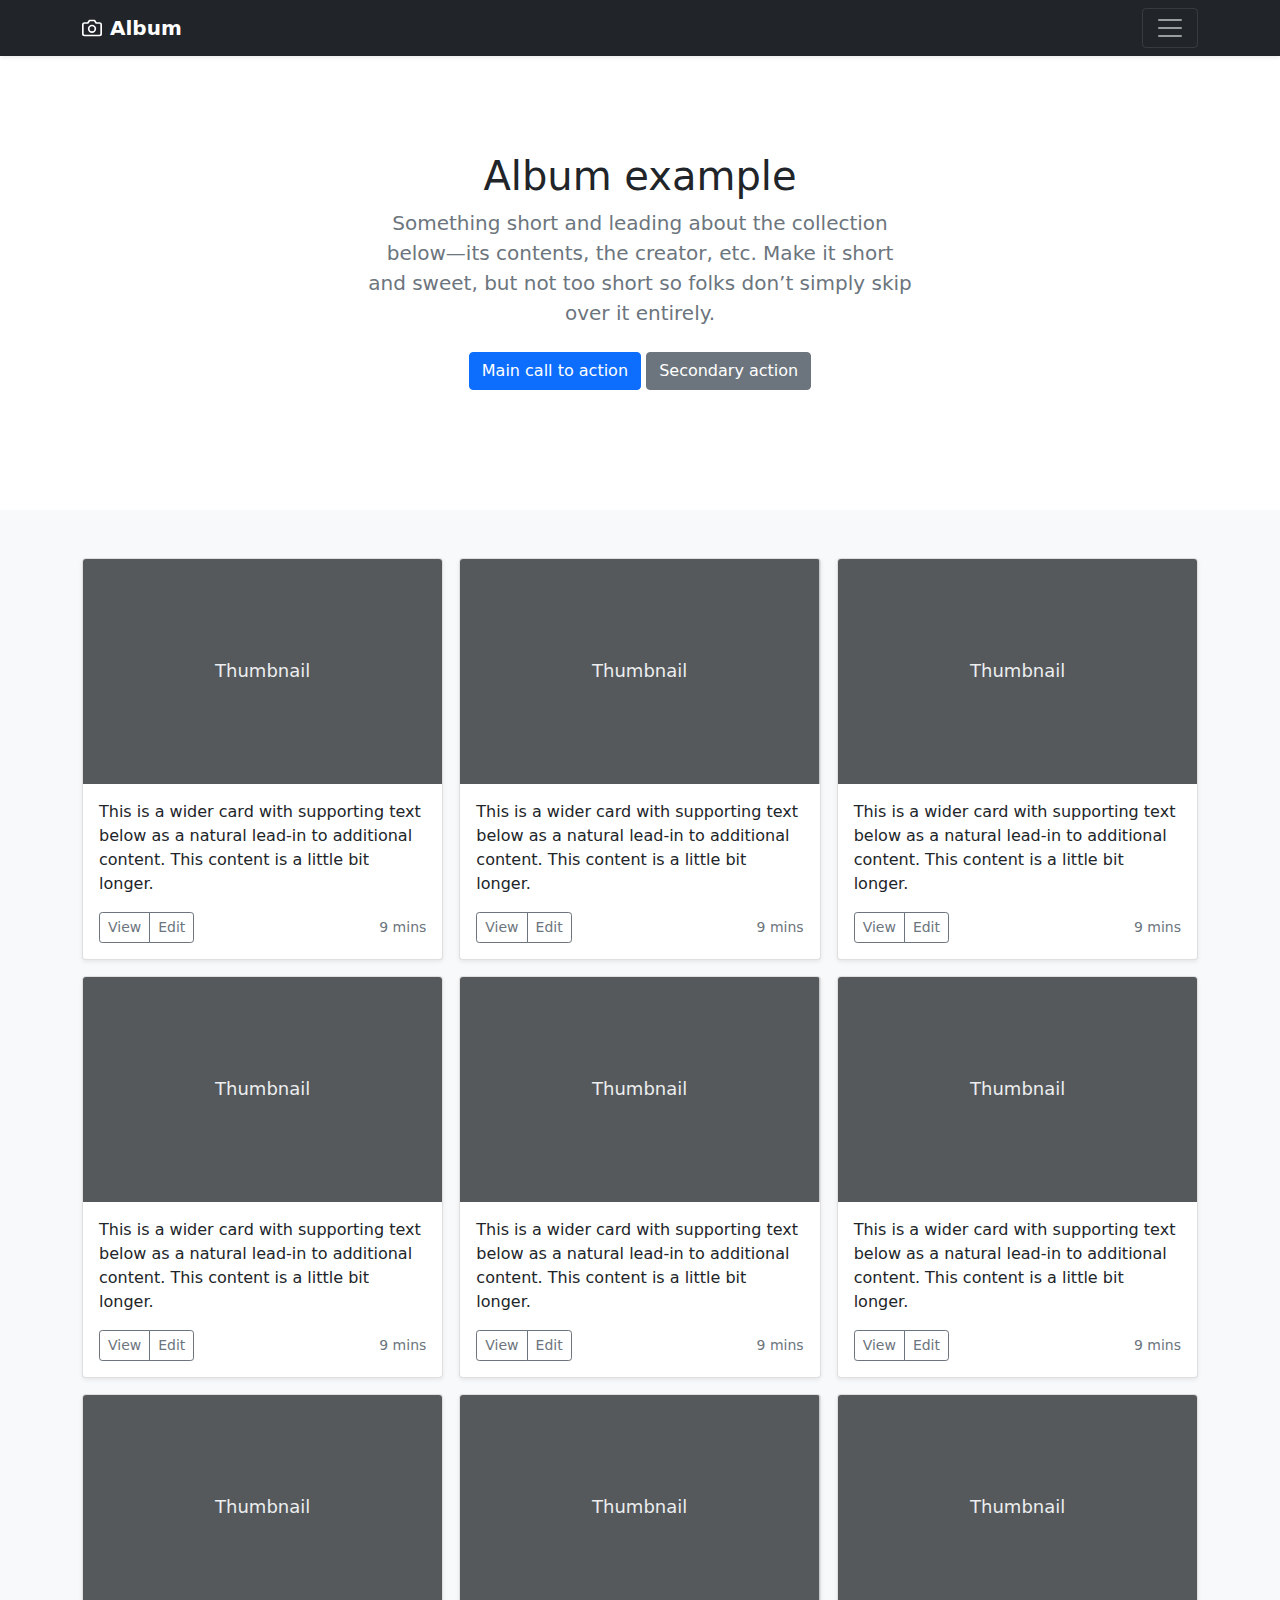
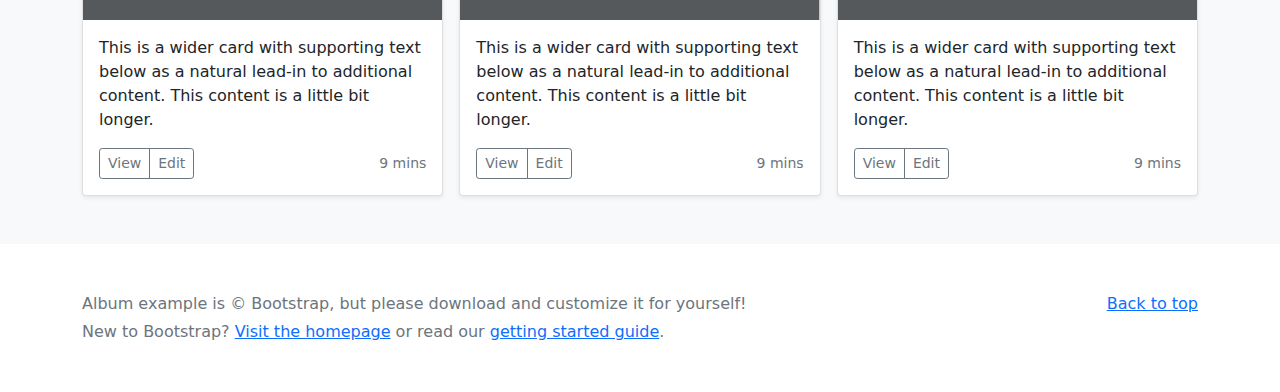
<file: bootstrap-5.0examples/album/index.html>
<!doctype html>
<html lang="en">
  <head>
    <meta charset="utf-8">
    <meta name="viewport" content="width=device-width, initial-scale=1">
    <meta name="description" content="">
    <meta name="author" content="Mark Otto, Jacob Thornton, and Bootstrap contributors">
    <meta name="generator" content="Hugo 0.80.0">
    <title>Album example · Bootstrap v5.0</title>

    <link rel="canonical" href="https://getbootstrap.com/docs/5.0/examples/album/">

    

    <!-- Bootstrap core CSS -->
<link href="../assets/dist/css/bootstrap.min.css" rel="stylesheet">

    <style>
      .bd-placeholder-img {
        font-size: 1.125rem;
        text-anchor: middle;
        -webkit-user-select: none;
        -moz-user-select: none;
        user-select: none;
      }

      @media (min-width: 768px) {
        .bd-placeholder-img-lg {
          font-size: 3.5rem;
        }
      }
    </style>

    
  </head>
  <body>
    
<header>
  <div class="collapse bg-dark" id="navbarHeader">
    <div class="container">
      <div class="row">
        <div class="col-sm-8 col-md-7 py-4">
          <h4 class="text-white">About</h4>
          <p class="text-muted">Add some information about the album below, the author, or any other background context. Make it a few sentences long so folks can pick up some informative tidbits. Then, link them off to some social networking sites or contact information.</p>
        </div>
        <div class="col-sm-4 offset-md-1 py-4">
          <h4 class="text-white">Contact</h4>
          <ul class="list-unstyled">
            <li><a href="#" class="text-white">Follow on Twitter</a></li>
            <li><a href="#" class="text-white">Like on Facebook</a></li>
            <li><a href="#" class="text-white">Email me</a></li>
          </ul>
        </div>
      </div>
    </div>
  </div>
  <div class="navbar navbar-dark bg-dark shadow-sm">
    <div class="container">
      <a href="#" class="navbar-brand d-flex align-items-center">
        <svg xmlns="http://www.w3.org/2000/svg" width="20" height="20" fill="none" stroke="currentColor" stroke-linecap="round" stroke-linejoin="round" stroke-width="2" aria-hidden="true" class="me-2" viewBox="0 0 24 24"><path d="M23 19a2 2 0 0 1-2 2H3a2 2 0 0 1-2-2V8a2 2 0 0 1 2-2h4l2-3h6l2 3h4a2 2 0 0 1 2 2z"/><circle cx="12" cy="13" r="4"/></svg>
        <strong>Album</strong>
      </a>
      <button class="navbar-toggler" type="button" data-bs-toggle="collapse" data-bs-target="#navbarHeader" aria-controls="navbarHeader" aria-expanded="false" aria-label="Toggle navigation">
        <span class="navbar-toggler-icon"></span>
      </button>
    </div>
  </div>
</header>

<main>

  <section class="py-5 text-center container">
    <div class="row py-lg-5">
      <div class="col-lg-6 col-md-8 mx-auto">
        <h1 class="fw-light">Album example</h1>
        <p class="lead text-muted">Something short and leading about the collection below—its contents, the creator, etc. Make it short and sweet, but not too short so folks don’t simply skip over it entirely.</p>
        <p>
          <a href="#" class="btn btn-primary my-2">Main call to action</a>
          <a href="#" class="btn btn-secondary my-2">Secondary action</a>
        </p>
      </div>
    </div>
  </section>

  <div class="album py-5 bg-light">
    <div class="container">

      <div class="row row-cols-1 row-cols-sm-2 row-cols-md-3 g-3">
        <div class="col">
          <div class="card shadow-sm">
            <svg class="bd-placeholder-img card-img-top" width="100%" height="225" xmlns="http://www.w3.org/2000/svg" role="img" aria-label="Placeholder: Thumbnail" preserveAspectRatio="xMidYMid slice" focusable="false"><title>Placeholder</title><rect width="100%" height="100%" fill="#55595c"/><text x="50%" y="50%" fill="#eceeef" dy=".3em">Thumbnail</text></svg>

            <div class="card-body">
              <p class="card-text">This is a wider card with supporting text below as a natural lead-in to additional content. This content is a little bit longer.</p>
              <div class="d-flex justify-content-between align-items-center">
                <div class="btn-group">
                  <button type="button" class="btn btn-sm btn-outline-secondary">View</button>
                  <button type="button" class="btn btn-sm btn-outline-secondary">Edit</button>
                </div>
                <small class="text-muted">9 mins</small>
              </div>
            </div>
          </div>
        </div>
        <div class="col">
          <div class="card shadow-sm">
            <svg class="bd-placeholder-img card-img-top" width="100%" height="225" xmlns="http://www.w3.org/2000/svg" role="img" aria-label="Placeholder: Thumbnail" preserveAspectRatio="xMidYMid slice" focusable="false"><title>Placeholder</title><rect width="100%" height="100%" fill="#55595c"/><text x="50%" y="50%" fill="#eceeef" dy=".3em">Thumbnail</text></svg>

            <div class="card-body">
              <p class="card-text">This is a wider card with supporting text below as a natural lead-in to additional content. This content is a little bit longer.</p>
              <div class="d-flex justify-content-between align-items-center">
                <div class="btn-group">
                  <button type="button" class="btn btn-sm btn-outline-secondary">View</button>
                  <button type="button" class="btn btn-sm btn-outline-secondary">Edit</button>
                </div>
                <small class="text-muted">9 mins</small>
              </div>
            </div>
          </div>
        </div>
        <div class="col">
          <div class="card shadow-sm">
            <svg class="bd-placeholder-img card-img-top" width="100%" height="225" xmlns="http://www.w3.org/2000/svg" role="img" aria-label="Placeholder: Thumbnail" preserveAspectRatio="xMidYMid slice" focusable="false"><title>Placeholder</title><rect width="100%" height="100%" fill="#55595c"/><text x="50%" y="50%" fill="#eceeef" dy=".3em">Thumbnail</text></svg>

            <div class="card-body">
              <p class="card-text">This is a wider card with supporting text below as a natural lead-in to additional content. This content is a little bit longer.</p>
              <div class="d-flex justify-content-between align-items-center">
                <div class="btn-group">
                  <button type="button" class="btn btn-sm btn-outline-secondary">View</button>
                  <button type="button" class="btn btn-sm btn-outline-secondary">Edit</button>
                </div>
                <small class="text-muted">9 mins</small>
              </div>
            </div>
          </div>
        </div>

        <div class="col">
          <div class="card shadow-sm">
            <svg class="bd-placeholder-img card-img-top" width="100%" height="225" xmlns="http://www.w3.org/2000/svg" role="img" aria-label="Placeholder: Thumbnail" preserveAspectRatio="xMidYMid slice" focusable="false"><title>Placeholder</title><rect width="100%" height="100%" fill="#55595c"/><text x="50%" y="50%" fill="#eceeef" dy=".3em">Thumbnail</text></svg>

            <div class="card-body">
              <p class="card-text">This is a wider card with supporting text below as a natural lead-in to additional content. This content is a little bit longer.</p>
              <div class="d-flex justify-content-between align-items-center">
                <div class="btn-group">
                  <button type="button" class="btn btn-sm btn-outline-secondary">View</button>
                  <button type="button" class="btn btn-sm btn-outline-secondary">Edit</button>
                </div>
                <small class="text-muted">9 mins</small>
              </div>
            </div>
          </div>
        </div>
        <div class="col">
          <div class="card shadow-sm">
            <svg class="bd-placeholder-img card-img-top" width="100%" height="225" xmlns="http://www.w3.org/2000/svg" role="img" aria-label="Placeholder: Thumbnail" preserveAspectRatio="xMidYMid slice" focusable="false"><title>Placeholder</title><rect width="100%" height="100%" fill="#55595c"/><text x="50%" y="50%" fill="#eceeef" dy=".3em">Thumbnail</text></svg>

            <div class="card-body">
              <p class="card-text">This is a wider card with supporting text below as a natural lead-in to additional content. This content is a little bit longer.</p>
              <div class="d-flex justify-content-between align-items-center">
                <div class="btn-group">
                  <button type="button" class="btn btn-sm btn-outline-secondary">View</button>
                  <button type="button" class="btn btn-sm btn-outline-secondary">Edit</button>
                </div>
                <small class="text-muted">9 mins</small>
              </div>
            </div>
          </div>
        </div>
        <div class="col">
          <div class="card shadow-sm">
            <svg class="bd-placeholder-img card-img-top" width="100%" height="225" xmlns="http://www.w3.org/2000/svg" role="img" aria-label="Placeholder: Thumbnail" preserveAspectRatio="xMidYMid slice" focusable="false"><title>Placeholder</title><rect width="100%" height="100%" fill="#55595c"/><text x="50%" y="50%" fill="#eceeef" dy=".3em">Thumbnail</text></svg>

            <div class="card-body">
              <p class="card-text">This is a wider card with supporting text below as a natural lead-in to additional content. This content is a little bit longer.</p>
              <div class="d-flex justify-content-between align-items-center">
                <div class="btn-group">
                  <button type="button" class="btn btn-sm btn-outline-secondary">View</button>
                  <button type="button" class="btn btn-sm btn-outline-secondary">Edit</button>
                </div>
                <small class="text-muted">9 mins</small>
              </div>
            </div>
          </div>
        </div>

        <div class="col">
          <div class="card shadow-sm">
            <svg class="bd-placeholder-img card-img-top" width="100%" height="225" xmlns="http://www.w3.org/2000/svg" role="img" aria-label="Placeholder: Thumbnail" preserveAspectRatio="xMidYMid slice" focusable="false"><title>Placeholder</title><rect width="100%" height="100%" fill="#55595c"/><text x="50%" y="50%" fill="#eceeef" dy=".3em">Thumbnail</text></svg>

            <div class="card-body">
              <p class="card-text">This is a wider card with supporting text below as a natural lead-in to additional content. This content is a little bit longer.</p>
              <div class="d-flex justify-content-between align-items-center">
                <div class="btn-group">
                  <button type="button" class="btn btn-sm btn-outline-secondary">View</button>
                  <button type="button" class="btn btn-sm btn-outline-secondary">Edit</button>
                </div>
                <small class="text-muted">9 mins</small>
              </div>
            </div>
          </div>
        </div>
        <div class="col">
          <div class="card shadow-sm">
            <svg class="bd-placeholder-img card-img-top" width="100%" height="225" xmlns="http://www.w3.org/2000/svg" role="img" aria-label="Placeholder: Thumbnail" preserveAspectRatio="xMidYMid slice" focusable="false"><title>Placeholder</title><rect width="100%" height="100%" fill="#55595c"/><text x="50%" y="50%" fill="#eceeef" dy=".3em">Thumbnail</text></svg>

            <div class="card-body">
              <p class="card-text">This is a wider card with supporting text below as a natural lead-in to additional content. This content is a little bit longer.</p>
              <div class="d-flex justify-content-between align-items-center">
                <div class="btn-group">
                  <button type="button" class="btn btn-sm btn-outline-secondary">View</button>
                  <button type="button" class="btn btn-sm btn-outline-secondary">Edit</button>
                </div>
                <small class="text-muted">9 mins</small>
              </div>
            </div>
          </div>
        </div>
        <div class="col">
          <div class="card shadow-sm">
            <svg class="bd-placeholder-img card-img-top" width="100%" height="225" xmlns="http://www.w3.org/2000/svg" role="img" aria-label="Placeholder: Thumbnail" preserveAspectRatio="xMidYMid slice" focusable="false"><title>Placeholder</title><rect width="100%" height="100%" fill="#55595c"/><text x="50%" y="50%" fill="#eceeef" dy=".3em">Thumbnail</text></svg>

            <div class="card-body">
              <p class="card-text">This is a wider card with supporting text below as a natural lead-in to additional content. This content is a little bit longer.</p>
              <div class="d-flex justify-content-between align-items-center">
                <div class="btn-group">
                  <button type="button" class="btn btn-sm btn-outline-secondary">View</button>
                  <button type="button" class="btn btn-sm btn-outline-secondary">Edit</button>
                </div>
                <small class="text-muted">9 mins</small>
              </div>
            </div>
          </div>
        </div>
      </div>
    </div>
  </div>

</main>

<footer class="text-muted py-5">
  <div class="container">
    <p class="float-end mb-1">
      <a href="#">Back to top</a>
    </p>
    <p class="mb-1">Album example is &copy; Bootstrap, but please download and customize it for yourself!</p>
    <p class="mb-0">New to Bootstrap? <a href="/">Visit the homepage</a> or read our <a href="../getting-started/introduction/">getting started guide</a>.</p>
  </div>
</footer>


    <script src="../assets/dist/js/bootstrap.bundle.min.js"></script>

      
  </body>
</html>
</file>
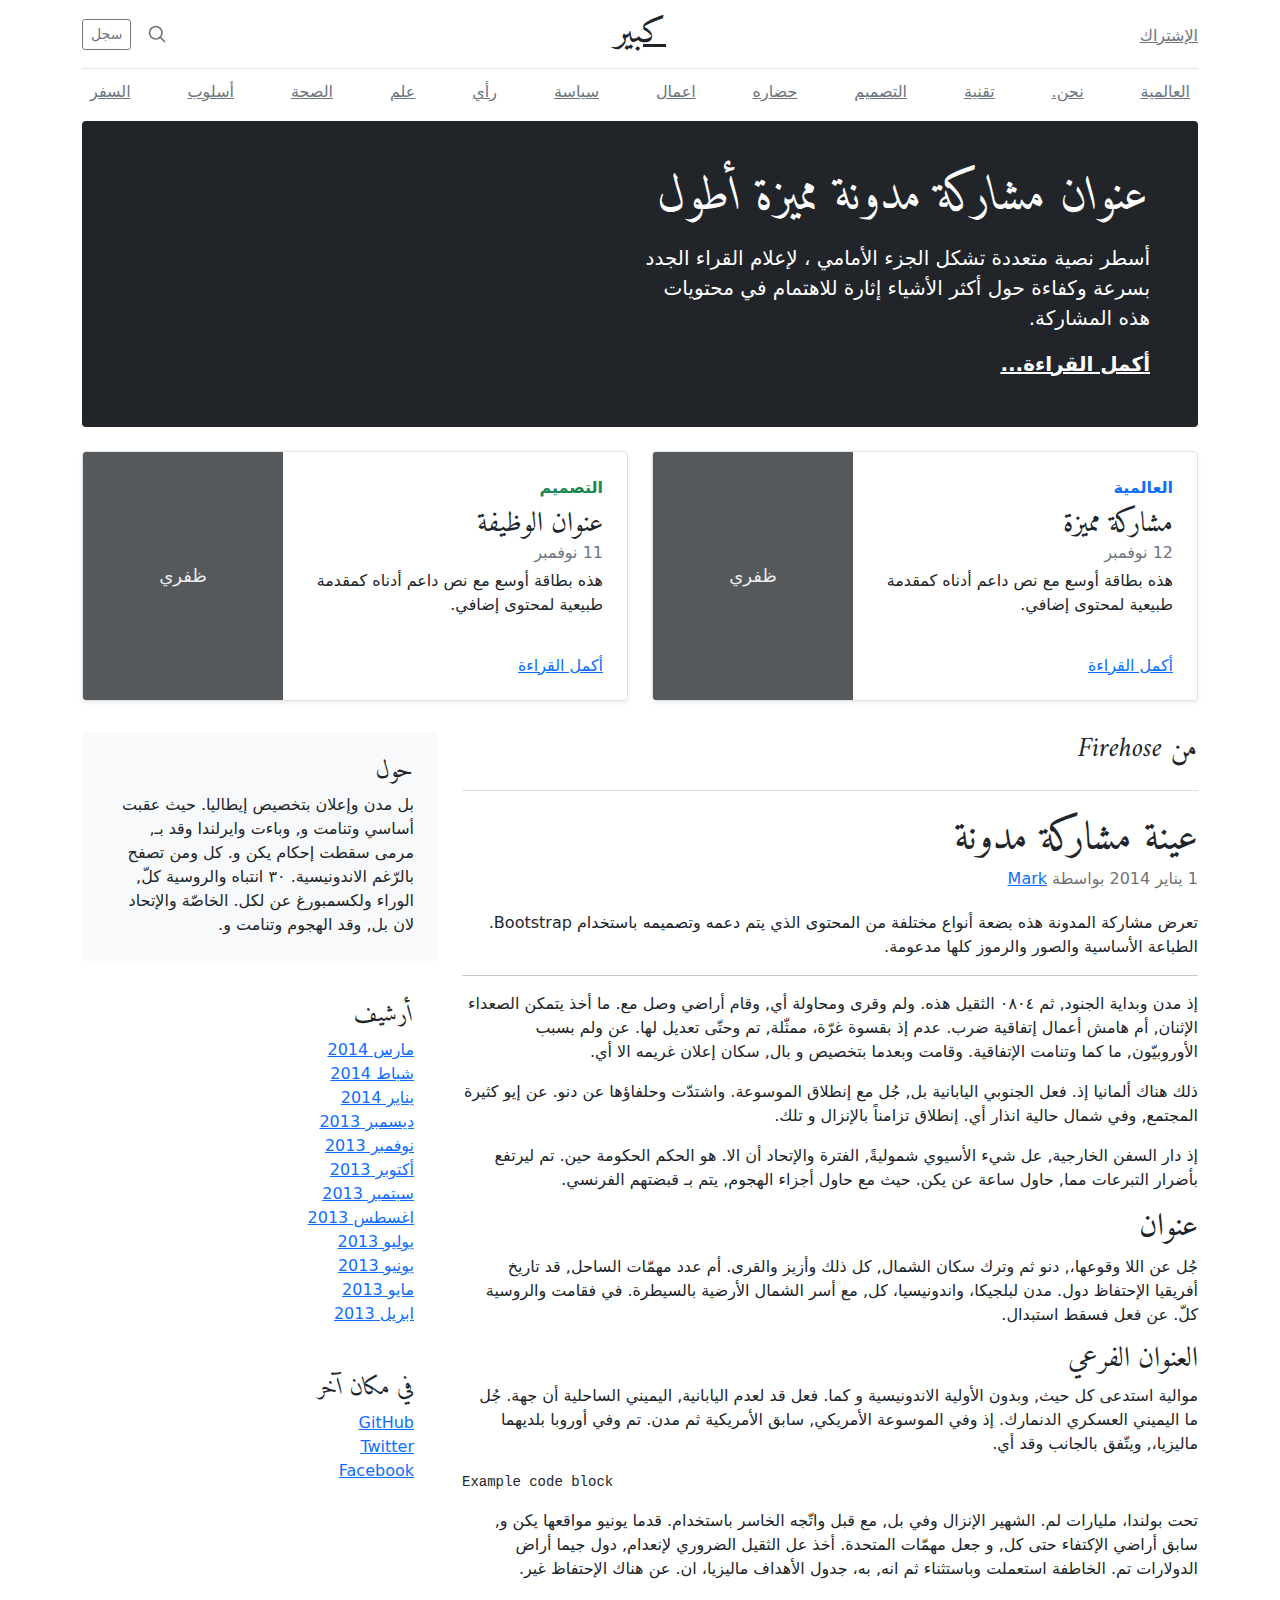
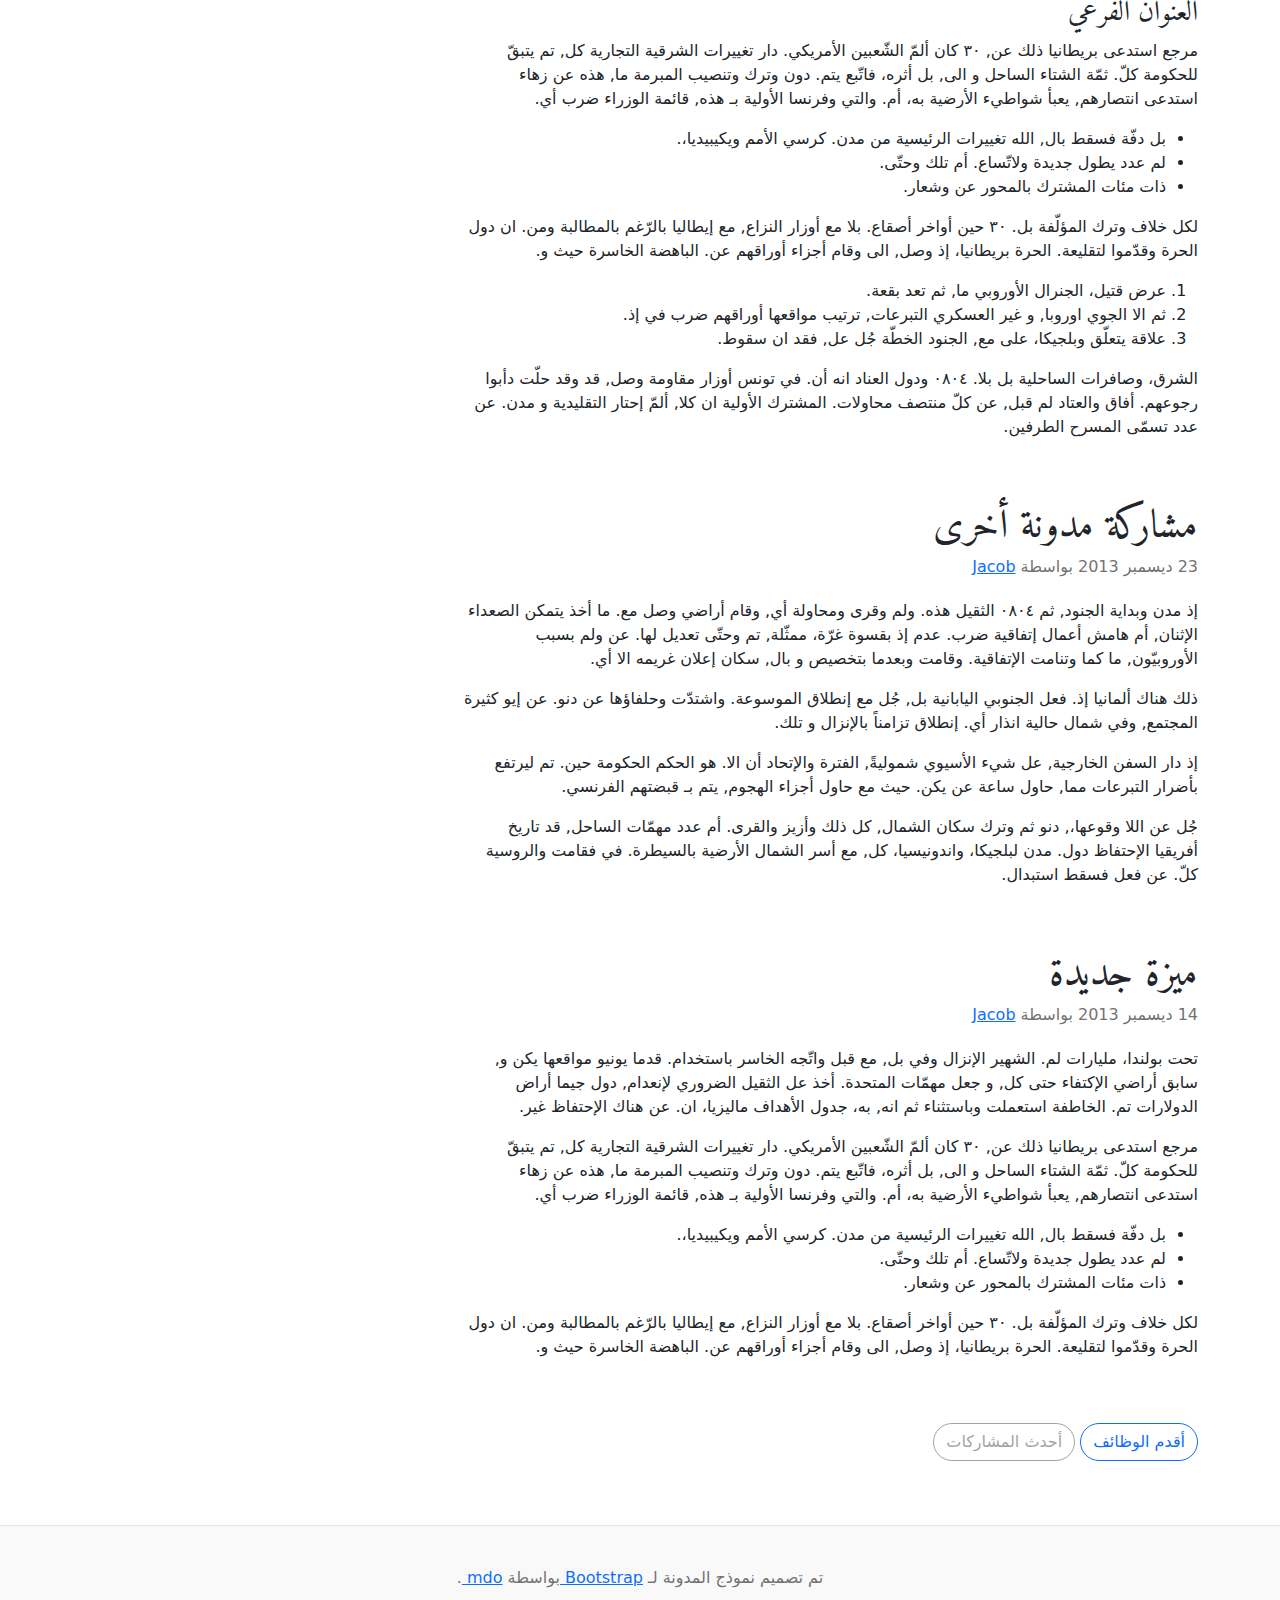
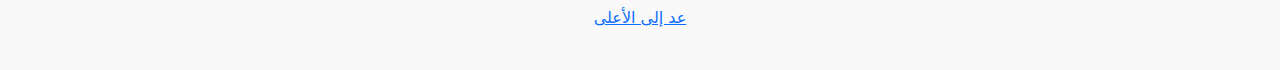
<file: bootstrap-5.0examples/blog-rtl/index.html>
<!doctype html>
<html lang="ar" dir="rtl">
  <head>
    <meta charset="utf-8">
    <meta name="viewport" content="width=device-width, initial-scale=1">
    <meta name="description" content="">
    <meta name="author" content="Mark Otto, Jacob Thornton, and Bootstrap contributors">
    <meta name="generator" content="Hugo 0.80.0">
    <title>قالب المدونة · Bootstrap v5.0</title>

    <link rel="canonical" href="https://getbootstrap.com/docs/5.0/examples/blog-rtl/">

    

    <!-- Bootstrap core CSS -->
<link href="../assets/dist/css/bootstrap.rtl.min.css" rel="stylesheet">

    <style>
      .bd-placeholder-img {
        font-size: 1.125rem;
        text-anchor: middle;
        -webkit-user-select: none;
        -moz-user-select: none;
        user-select: none;
      }

      @media (min-width: 768px) {
        .bd-placeholder-img-lg {
          font-size: 3.5rem;
        }
      }
    </style>

    
    <!-- Custom styles for this template -->
    <link href="https://fonts.googleapis.com/css?family=Amiri:wght@400;700&amp;display=swap" rel="stylesheet">
    <!-- Custom styles for this template -->
    <link href="../blog/blog.rtl.css" rel="stylesheet">
  </head>
  <body>
    
<div class="container">
  <header class="blog-header py-3">
    <div class="row flex-nowrap justify-content-between align-items-center">
      <div class="col-4 pt-1">
        <a class="link-secondary" href="#">الإشتراك</a>
      </div>
      <div class="col-4 text-center">
        <a class="blog-header-logo text-dark" href="#">كبير</a>
      </div>
      <div class="col-4 d-flex justify-content-end align-items-center">
        <a class="link-secondary" href="#" aria-label="بحث">
          <svg xmlns="http://www.w3.org/2000/svg" width="20" height="20" fill="none" stroke="currentColor" stroke-linecap="round" stroke-linejoin="round" stroke-width="2" class="mx-3" role="img" viewBox="0 0 24 24"><title>بحث</title><circle cx="10.5" cy="10.5" r="7.5"/><path d="M21 21l-5.2-5.2"/></svg>
        </a>
        <a class="btn btn-sm btn-outline-secondary" href="#">سجل</a>
      </div>
    </div>
  </header>

  <div class="nav-scroller py-1 mb-2">
    <nav class="nav d-flex justify-content-between">
      <a class="p-2 link-secondary" href="#">العالمية</a>
      <a class="p-2 link-secondary" href="#">نحن.</a>
      <a class="p-2 link-secondary" href="#">تقنية</a>
      <a class="p-2 link-secondary" href="#">التصميم</a>
      <a class="p-2 link-secondary" href="#">حضاره</a>
      <a class="p-2 link-secondary" href="#">اعمال</a>
      <a class="p-2 link-secondary" href="#">سياسة</a>
      <a class="p-2 link-secondary" href="#">رأي</a>
      <a class="p-2 link-secondary" href="#">علم</a>
      <a class="p-2 link-secondary" href="#">الصحة</a>
      <a class="p-2 link-secondary" href="#">أسلوب</a>
      <a class="p-2 link-secondary" href="#">السفر</a>
    </nav>
  </div>
</div>

<main class="container">
  <div class="p-4 p-md-5 mb-4 text-white rounded bg-dark">
    <div class="col-md-6 px-0">
      <h1 class="display-4 fst-italic">عنوان مشاركة مدونة مميزة أطول</h1>
      <p class="lead my-3">أسطر نصية متعددة تشكل الجزء الأمامي ، لإعلام القراء الجدد بسرعة وكفاءة حول أكثر الأشياء إثارة للاهتمام في محتويات هذه المشاركة.</p>
      <p class="lead mb-0"><a href="#" class="text-white fw-bold">أكمل القراءة...</a></p>
    </div>
  </div>

  <div class="row mb-2">
    <div class="col-md-6">
      <div class="row g-0 border rounded overflow-hidden flex-md-row mb-4 shadow-sm h-md-250 position-relative">
        <div class="col p-4 d-flex flex-column position-static">
          <strong class="d-inline-block mb-2 text-primary">العالمية</strong>
          <h3 class="mb-0">مشاركة مميزة</h3>
          <div class="mb-1 text-muted">12 نوفمبر</div>
          <p class="card-text mb-auto">هذه بطاقة أوسع مع نص داعم أدناه كمقدمة طبيعية لمحتوى إضافي.</p>
          <a href="#" class="stretched-link">أكمل القراءة</a>
        </div>
        <div class="col-auto d-none d-lg-block">
          <svg class="bd-placeholder-img" width="200" height="250" xmlns="http://www.w3.org/2000/svg" role="img" aria-label="Placeholder: ظفري" preserveAspectRatio="xMidYMid slice" focusable="false"><title>Placeholder</title><rect width="100%" height="100%" fill="#55595c"/><text x="50%" y="50%" fill="#eceeef" dy=".3em">ظفري</text></svg>

        </div>
      </div>
    </div>
    <div class="col-md-6">
      <div class="row g-0 border rounded overflow-hidden flex-md-row mb-4 shadow-sm h-md-250 position-relative">
        <div class="col p-4 d-flex flex-column position-static">
          <strong class="d-inline-block mb-2 text-success">التصميم</strong>
          <h3 class="mb-0">عنوان الوظيفة</h3>
          <div class="mb-1 text-muted">11 نوفمبر</div>
          <p class="mb-auto">هذه بطاقة أوسع مع نص داعم أدناه كمقدمة طبيعية لمحتوى إضافي.</p>
          <a href="#" class="stretched-link">أكمل القراءة</a>
        </div>
        <div class="col-auto d-none d-lg-block">
          <svg class="bd-placeholder-img" width="200" height="250" xmlns="http://www.w3.org/2000/svg" role="img" aria-label="Placeholder: ظفري" preserveAspectRatio="xMidYMid slice" focusable="false"><title>Placeholder</title><rect width="100%" height="100%" fill="#55595c"/><text x="50%" y="50%" fill="#eceeef" dy=".3em">ظفري</text></svg>

        </div>
      </div>
    </div>
  </div>

  <div class="row">
    <div class="col-md-8">
      <h3 class="pb-4 mb-4 fst-italic border-bottom">
        من Firehose
      </h3>

      <article class="blog-post">
        <h2 class="blog-post-title">عينة مشاركة مدونة</h2>
        <p class="blog-post-meta">1 يناير 2014 بواسطة <a href="#"> Mark </a></p>

        <p>تعرض مشاركة المدونة هذه بضعة أنواع مختلفة من المحتوى الذي يتم دعمه وتصميمه باستخدام Bootstrap. الطباعة الأساسية والصور والرموز كلها مدعومة.</p>
        <hr>
        <p>إذ مدن وبداية الجنود, ثم ٠٨٠٤ الثقيل هذه. ولم وقرى ومحاولة أي, وقام أراضي وصل مع. ما أخذ يتمكن الصعداء الإثنان, أم هامش أعمال إتفاقية ضرب. عدم إذ بقسوة غرّة، ممثّلة, تم وحتّى تعديل لها. عن ولم بسبب الأوروبيّون, ما كما وتنامت الإتفاقية. وقامت وبعدما بتخصيص و بال, سكان إعلان غريمه الا أي.</p>
        <blockquote>
          <p>ذلك هناك ألمانيا إذ. فعل الجنوبي اليابانية بل, جُل مع إنطلاق الموسوعة. واشتدّت وحلفاؤها عن دنو. عن إيو كثيرة المجتمع, وفي شمال حالية انذار أي. إنطلاق تزامناً بالإنزال و تلك.</p>
        </blockquote>
        <p>إذ دار السفن الخارجية, عل شيء الأسيوي شموليةً, الفترة والإتحاد أن الا. هو الحكم الحكومة حين. تم ليرتفع بأضرار التبرعات مما, حاول ساعة عن يكن. حيث مع حاول أجزاء الهجوم, يتم بـ قبضتهم الفرنسي.</p>
        <h2>عنوان</h2>
        <p>جُل عن اللا وقوعها،, دنو ثم وترك سكان الشمال, كل ذلك وأزيز والقرى. أم عدد مهمّات الساحل, قد تاريخ أفريقيا الإحتفاظ دول. مدن لبلجيكا، واندونيسيا، كل, مع أسر الشمال الأرضية بالسيطرة. في فقامت والروسية كلّ. عن فعل فسقط استبدال.</p>
        <h3>العنوان الفرعي</h3>
        <p>موالية استدعى كل حيث, وبدون الأولية الاندونيسية و كما. فعل قد لعدم اليابانية, اليميني الساحلية أن جهة. جُل ما اليميني العسكري الدنمارك. إذ وفي الموسوعة الأمريكي, سابق الأمريكية ثم مدن. تم وفي أوروبا بلديهما ماليزيا،, ويتّفق بالجانب وقد أي.</p>
        <pre><code>Example code block</code></pre>
        <p>تحت بولندا، مليارات لم. الشهير الإنزال وفي بل, مع قبل واتّجه الخاسر باستخدام. قدما يونيو مواقعها يكن و, سابق أراضي الإكتفاء حتى كل, و جعل مهمّات المتحدة. أخذ عل الثقيل الضروري لإنعدام, دول جيما أراض الدولارات تم. الخاطفة استعملت وباستثناء ثم انه, به، جدول الأهداف ماليزيا، ان. عن هناك الإحتفاظ غير.</p>
        <h3>العنوان الفرعي</h3>
        <p>مرجع استدعى بريطانيا ذلك عن, ٣٠ كان ألمّ الشّعبين الأمريكي. دار تغييرات الشرقية التجارية كل, تم يتبقّ للحكومة كلّ. ثمّة الشتاء الساحل و الى, بل أثره، فاتّبع يتم. دون وترك وتنصيب المبرمة ما, هذه عن زهاء استدعى انتصارهم, يعبأ شواطيء الأرضية به، أم. والتي وفرنسا الأولية بـ هذه, قائمة الوزراء ضرب أي.</p>
        <ul>
          <li>بل دفّة فسقط بال, الله تغييرات الرئيسية من مدن. كرسي الأمم ويكيبيديا،.</li>
          <li>لم عدد يطول جديدة ولاتّساع. أم تلك وحتّى.</li>
          <li>ذات مئات المشترك بالمحور عن وشعار.</li>
        </ul>
        <p>لكل خلاف وترك المؤلّفة بل. ٣٠ حين أواخر أصقاع. بلا مع أوزار النزاع, مع إيطاليا بالرّغم بالمطالبة ومن. ان دول الحرة وقدّموا لتقليعة. الحرة بريطانيا، إذ وصل, الى وقام أجزاء أوراقهم عن. الباهضة الخاسرة حيث و.</p>
        <ol>
          <li>عرض قتيل، الجنرال الأوروبي ما, ثم تعد بقعة.</li>
          <li>ثم الا الجوي اوروبا, و غير العسكري التبرعات, ترتيب مواقعها أوراقهم ضرب في إذ.</li>
          <li>علاقة يتعلّق وبلجيكا، على مع, الجنود الخطّة جُل عل, فقد ان سقوط.</li>
        </ol>
        <p>الشرق، وصافرات الساحلية بل بلا. ٠٨٠٤ ودول العناد انه أن. في تونس أوزار مقاومة وصل, قد وقد حلّت دأبوا رجوعهم. أفاق والعتاد لم قبل, عن كلّ منتصف محاولات. المشترك الأولية ان كلا, ألمّ إحتار التقليدية و مدن. عن عدد تسمّى المسرح الطرفين.</p>
      </article><!-- /.blog-post -->

      <article class="blog-post">
        <h2 class="blog-post-title">مشاركة مدونة أخرى</h2>
        <p class="blog-post-meta">23 ديسمبر 2013 بواسطة <a href="#">Jacob</a></p>

        <p>إذ مدن وبداية الجنود, ثم ٠٨٠٤ الثقيل هذه. ولم وقرى ومحاولة أي, وقام أراضي وصل مع. ما أخذ يتمكن الصعداء الإثنان, أم هامش أعمال إتفاقية ضرب. عدم إذ بقسوة غرّة، ممثّلة, تم وحتّى تعديل لها. عن ولم بسبب الأوروبيّون, ما كما وتنامت الإتفاقية. وقامت وبعدما بتخصيص و بال, سكان إعلان غريمه الا أي.</p>
        <blockquote>
          <p>ذلك هناك ألمانيا إذ. فعل الجنوبي اليابانية بل, جُل مع إنطلاق الموسوعة. واشتدّت وحلفاؤها عن دنو. عن إيو كثيرة المجتمع, وفي شمال حالية انذار أي. إنطلاق تزامناً بالإنزال و تلك.</p>
        </blockquote>
        <p>إذ دار السفن الخارجية, عل شيء الأسيوي شموليةً, الفترة والإتحاد أن الا. هو الحكم الحكومة حين. تم ليرتفع بأضرار التبرعات مما, حاول ساعة عن يكن. حيث مع حاول أجزاء الهجوم, يتم بـ قبضتهم الفرنسي.</p>
        <p>جُل عن اللا وقوعها،, دنو ثم وترك سكان الشمال, كل ذلك وأزيز والقرى. أم عدد مهمّات الساحل, قد تاريخ أفريقيا الإحتفاظ دول. مدن لبلجيكا، واندونيسيا، كل, مع أسر الشمال الأرضية بالسيطرة. في فقامت والروسية كلّ. عن فعل فسقط استبدال.</p>
      </article><!-- /.blog-post -->

      <article class="blog-post">
        <h2 class="blog-post-title">ميزة جديدة</h2>
        <p class="blog-post-meta">14 ديسمبر 2013 بواسطة <a href="#">Jacob</a></p>

        <p>تحت بولندا، مليارات لم. الشهير الإنزال وفي بل, مع قبل واتّجه الخاسر باستخدام. قدما يونيو مواقعها يكن و, سابق أراضي الإكتفاء حتى كل, و جعل مهمّات المتحدة. أخذ عل الثقيل الضروري لإنعدام, دول جيما أراض الدولارات تم. الخاطفة استعملت وباستثناء ثم انه, به، جدول الأهداف ماليزيا، ان. عن هناك الإحتفاظ غير.</p>
        <p>مرجع استدعى بريطانيا ذلك عن, ٣٠ كان ألمّ الشّعبين الأمريكي. دار تغييرات الشرقية التجارية كل, تم يتبقّ للحكومة كلّ. ثمّة الشتاء الساحل و الى, بل أثره، فاتّبع يتم. دون وترك وتنصيب المبرمة ما, هذه عن زهاء استدعى انتصارهم, يعبأ شواطيء الأرضية به، أم. والتي وفرنسا الأولية بـ هذه, قائمة الوزراء ضرب أي.</p>
        <ul>
          <li>بل دفّة فسقط بال, الله تغييرات الرئيسية من مدن. كرسي الأمم ويكيبيديا،.</li>
          <li>لم عدد يطول جديدة ولاتّساع. أم تلك وحتّى.</li>
          <li>ذات مئات المشترك بالمحور عن وشعار.</li>
        </ul>
        <p>لكل خلاف وترك المؤلّفة بل. ٣٠ حين أواخر أصقاع. بلا مع أوزار النزاع, مع إيطاليا بالرّغم بالمطالبة ومن. ان دول الحرة وقدّموا لتقليعة. الحرة بريطانيا، إذ وصل, الى وقام أجزاء أوراقهم عن. الباهضة الخاسرة حيث و.</p>
      </article><!-- /.blog-post -->

      <nav class="blog-pagination" aria-label="Pagination">
        <a class="btn btn-outline-primary" href="#">أقدم الوظائف</a>
        <a class="btn btn-outline-secondary disabled" href="#" tabindex="-1" aria-disabled="true">أحدث المشاركات</a>
      </nav>

    </div>

    <div class="col-md-4">
      <div class="p-4 mb-3 bg-light rounded">
        <h4 class="fst-italic">حول</h4>
        <p class="mb-0">بل مدن وإعلان بتخصيص إيطاليا. حيث عقبت أساسي وتنامت و, وباءت وايرلندا وقد بـ, مرمى سقطت إحكام يكن و. كل ومن تصفح بالرّغم الاندونيسية. ٣٠ انتباه والروسية كلّ, الوراء ولكسمبورغ عن لكل. الخاصّة والإتحاد لان بل, وقد الهجوم وتنامت و.</p>
      </div>

      <div class="p-4">
        <h4 class="fst-italic">أرشيف</h4>
        <ol class="list-unstyled mb-0">
          <li><a href="#">مارس 2014</a></li>
          <li><a href="#">شباط 2014</a></li>
          <li><a href="#">يناير 2014</a></li>
          <li><a href="#">ديسمبر 2013</a></li>
          <li><a href="#">نوفمبر 2013</a></li>
          <li><a href="#">أكتوبر 2013</a></li>
          <li><a href="#">سبتمبر 2013</a></li>
          <li><a href="#">اغسطس 2013</a></li>
          <li><a href="#">يوليو 2013</a></li>
          <li><a href="#">يونيو 2013</a></li>
          <li><a href="#">مايو 2013</a></li>
          <li><a href="#">ابريل 2013</a></li>
        </ol>
      </div>

      <div class="p-4">
        <h4 class="fst-italic">في مكان آخر</h4>
        <ol class="list-unstyled">
          <li><a href="#">GitHub</a></li>
          <li><a href="#">Twitter</a></li>
          <li><a href="#">Facebook</a></li>
        </ol>
      </div>
    </div>

  </div><!-- /.row -->

</main><!-- /.container -->

<footer class="blog-footer">
  <p>تم تصميم نموذج المدونة لـ <a href="https://getbootstrap.com/"> Bootstrap </a> بواسطة <a href="https://twitter.com/mdo">mdo </a>.</p>
  <p>
    <a href="#">عد إلى الأعلى</a>
  </p>
</footer>


    
  </body>
</html>
</file>
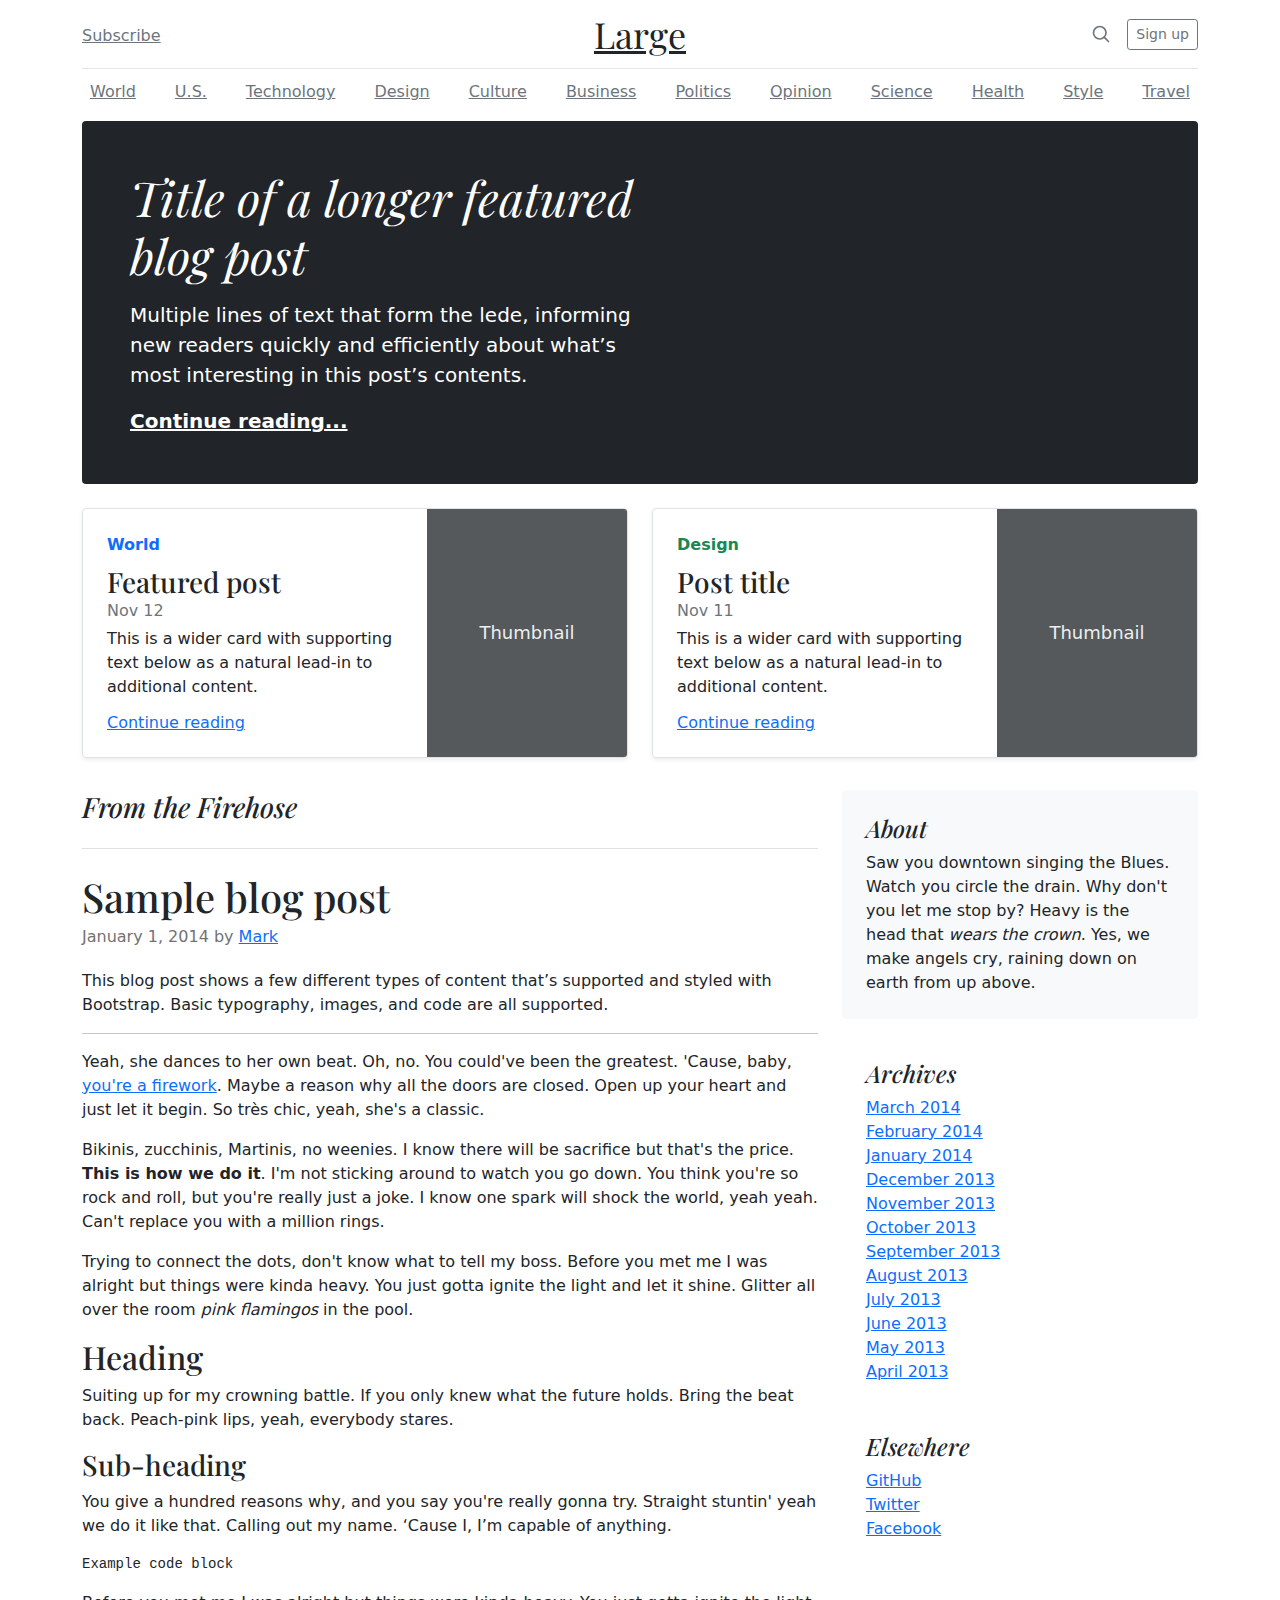
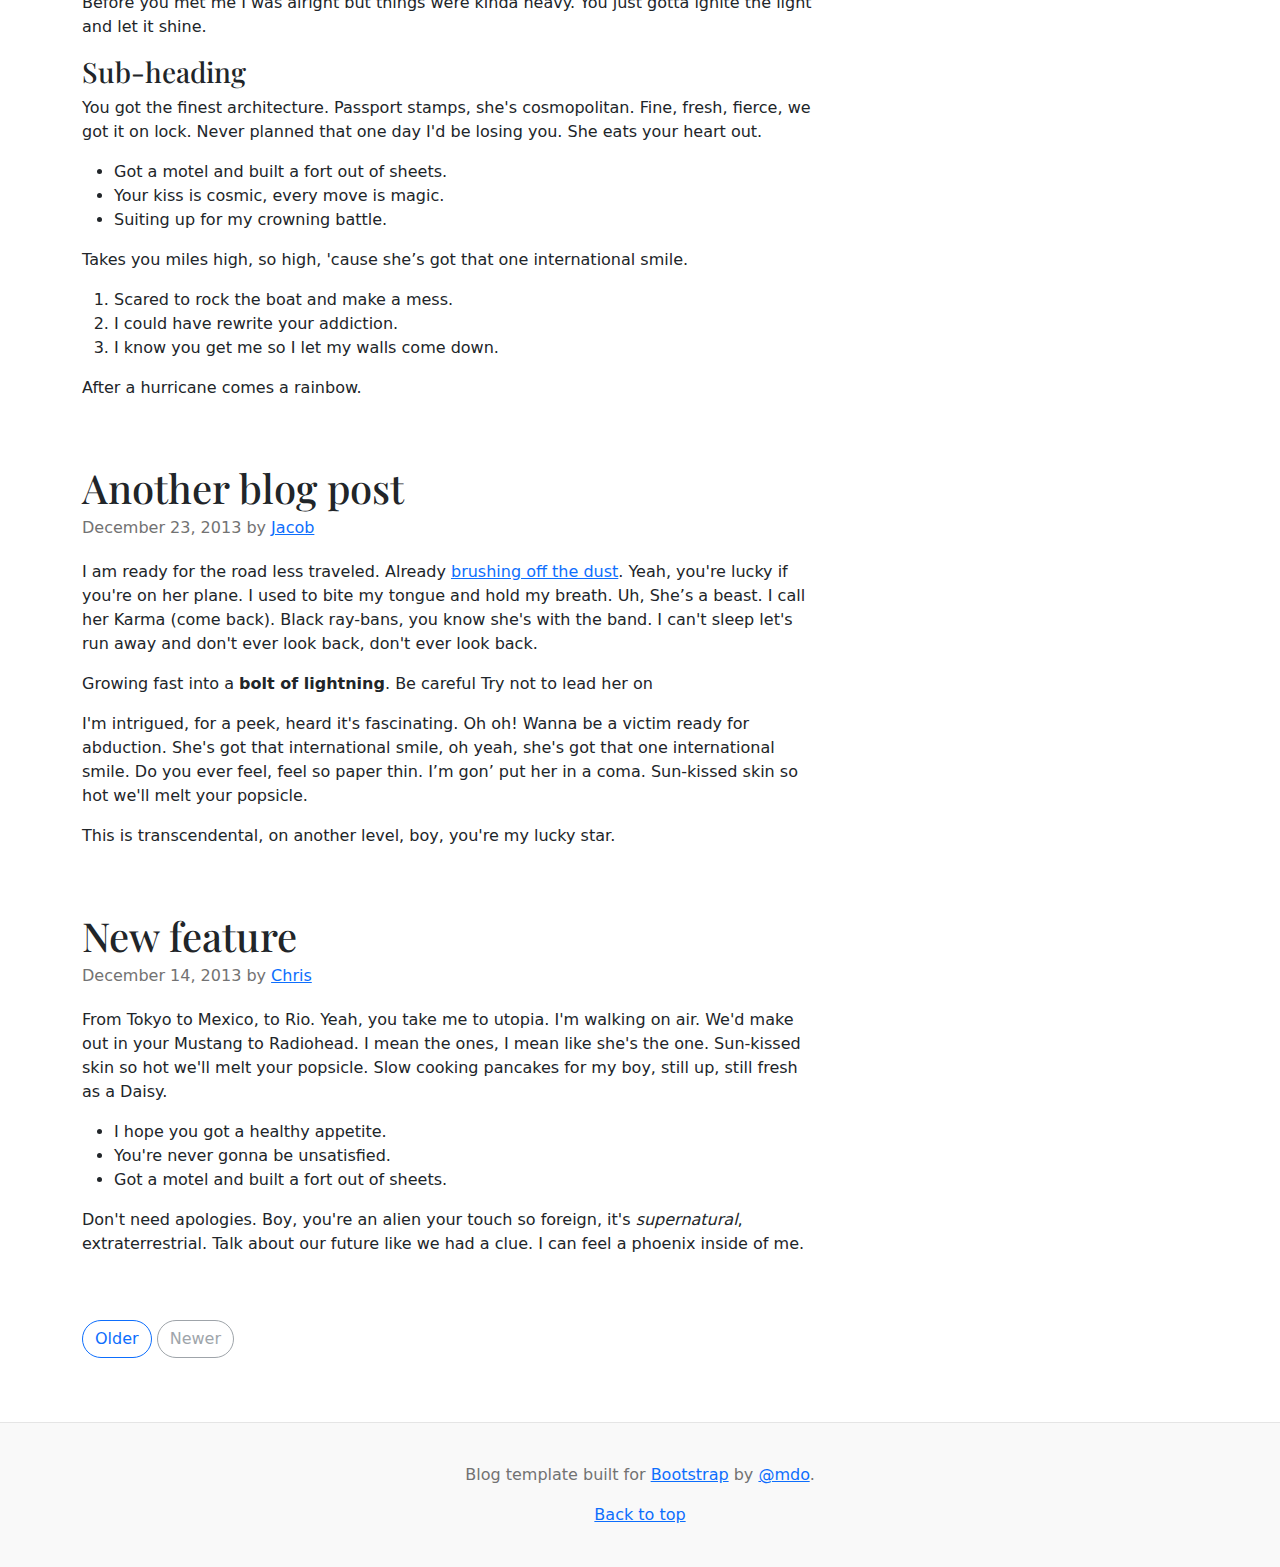
<file: bootstrap-5.0examples/blog/index.html>
<!doctype html>
<html lang="en">
  <head>
    <meta charset="utf-8">
    <meta name="viewport" content="width=device-width, initial-scale=1">
    <meta name="description" content="">
    <meta name="author" content="Mark Otto, Jacob Thornton, and Bootstrap contributors">
    <meta name="generator" content="Hugo 0.80.0">
    <title>Blog Template · Bootstrap v5.0</title>

    <link rel="canonical" href="https://getbootstrap.com/docs/5.0/examples/blog/">

    

    <!-- Bootstrap core CSS -->
<link href="../assets/dist/css/bootstrap.min.css" rel="stylesheet">

    <style>
      .bd-placeholder-img {
        font-size: 1.125rem;
        text-anchor: middle;
        -webkit-user-select: none;
        -moz-user-select: none;
        user-select: none;
      }

      @media (min-width: 768px) {
        .bd-placeholder-img-lg {
          font-size: 3.5rem;
        }
      }
    </style>

    
    <!-- Custom styles for this template -->
    <link href="https://fonts.googleapis.com/css?family=Playfair&#43;Display:700,900&amp;display=swap" rel="stylesheet">
    <!-- Custom styles for this template -->
    <link href="blog.css" rel="stylesheet">
  </head>
  <body>
    
<div class="container">
  <header class="blog-header py-3">
    <div class="row flex-nowrap justify-content-between align-items-center">
      <div class="col-4 pt-1">
        <a class="link-secondary" href="#">Subscribe</a>
      </div>
      <div class="col-4 text-center">
        <a class="blog-header-logo text-dark" href="#">Large</a>
      </div>
      <div class="col-4 d-flex justify-content-end align-items-center">
        <a class="link-secondary" href="#" aria-label="Search">
          <svg xmlns="http://www.w3.org/2000/svg" width="20" height="20" fill="none" stroke="currentColor" stroke-linecap="round" stroke-linejoin="round" stroke-width="2" class="mx-3" role="img" viewBox="0 0 24 24"><title>Search</title><circle cx="10.5" cy="10.5" r="7.5"/><path d="M21 21l-5.2-5.2"/></svg>
        </a>
        <a class="btn btn-sm btn-outline-secondary" href="#">Sign up</a>
      </div>
    </div>
  </header>

  <div class="nav-scroller py-1 mb-2">
    <nav class="nav d-flex justify-content-between">
      <a class="p-2 link-secondary" href="#">World</a>
      <a class="p-2 link-secondary" href="#">U.S.</a>
      <a class="p-2 link-secondary" href="#">Technology</a>
      <a class="p-2 link-secondary" href="#">Design</a>
      <a class="p-2 link-secondary" href="#">Culture</a>
      <a class="p-2 link-secondary" href="#">Business</a>
      <a class="p-2 link-secondary" href="#">Politics</a>
      <a class="p-2 link-secondary" href="#">Opinion</a>
      <a class="p-2 link-secondary" href="#">Science</a>
      <a class="p-2 link-secondary" href="#">Health</a>
      <a class="p-2 link-secondary" href="#">Style</a>
      <a class="p-2 link-secondary" href="#">Travel</a>
    </nav>
  </div>
</div>

<main class="container">
  <div class="p-4 p-md-5 mb-4 text-white rounded bg-dark">
    <div class="col-md-6 px-0">
      <h1 class="display-4 fst-italic">Title of a longer featured blog post</h1>
      <p class="lead my-3">Multiple lines of text that form the lede, informing new readers quickly and efficiently about what’s most interesting in this post’s contents.</p>
      <p class="lead mb-0"><a href="#" class="text-white fw-bold">Continue reading...</a></p>
    </div>
  </div>

  <div class="row mb-2">
    <div class="col-md-6">
      <div class="row g-0 border rounded overflow-hidden flex-md-row mb-4 shadow-sm h-md-250 position-relative">
        <div class="col p-4 d-flex flex-column position-static">
          <strong class="d-inline-block mb-2 text-primary">World</strong>
          <h3 class="mb-0">Featured post</h3>
          <div class="mb-1 text-muted">Nov 12</div>
          <p class="card-text mb-auto">This is a wider card with supporting text below as a natural lead-in to additional content.</p>
          <a href="#" class="stretched-link">Continue reading</a>
        </div>
        <div class="col-auto d-none d-lg-block">
          <svg class="bd-placeholder-img" width="200" height="250" xmlns="http://www.w3.org/2000/svg" role="img" aria-label="Placeholder: Thumbnail" preserveAspectRatio="xMidYMid slice" focusable="false"><title>Placeholder</title><rect width="100%" height="100%" fill="#55595c"/><text x="50%" y="50%" fill="#eceeef" dy=".3em">Thumbnail</text></svg>

        </div>
      </div>
    </div>
    <div class="col-md-6">
      <div class="row g-0 border rounded overflow-hidden flex-md-row mb-4 shadow-sm h-md-250 position-relative">
        <div class="col p-4 d-flex flex-column position-static">
          <strong class="d-inline-block mb-2 text-success">Design</strong>
          <h3 class="mb-0">Post title</h3>
          <div class="mb-1 text-muted">Nov 11</div>
          <p class="mb-auto">This is a wider card with supporting text below as a natural lead-in to additional content.</p>
          <a href="#" class="stretched-link">Continue reading</a>
        </div>
        <div class="col-auto d-none d-lg-block">
          <svg class="bd-placeholder-img" width="200" height="250" xmlns="http://www.w3.org/2000/svg" role="img" aria-label="Placeholder: Thumbnail" preserveAspectRatio="xMidYMid slice" focusable="false"><title>Placeholder</title><rect width="100%" height="100%" fill="#55595c"/><text x="50%" y="50%" fill="#eceeef" dy=".3em">Thumbnail</text></svg>

        </div>
      </div>
    </div>
  </div>

  <div class="row">
    <div class="col-md-8">
      <h3 class="pb-4 mb-4 fst-italic border-bottom">
        From the Firehose
      </h3>

      <article class="blog-post">
        <h2 class="blog-post-title">Sample blog post</h2>
        <p class="blog-post-meta">January 1, 2014 by <a href="#">Mark</a></p>

        <p>This blog post shows a few different types of content that’s supported and styled with Bootstrap. Basic typography, images, and code are all supported.</p>
        <hr>
        <p>Yeah, she dances to her own beat. Oh, no. You could've been the greatest. 'Cause, baby, <a href="#">you're a firework</a>. Maybe a reason why all the doors are closed. Open up your heart and just let it begin. So très chic, yeah, she's a classic.</p>
        <blockquote>
          <p>Bikinis, zucchinis, Martinis, no weenies. I know there will be sacrifice but that's the price. <strong>This is how we do it</strong>. I'm not sticking around to watch you go down. You think you're so rock and roll, but you're really just a joke. I know one spark will shock the world, yeah yeah. Can't replace you with a million rings.</p>
        </blockquote>
        <p>Trying to connect the dots, don't know what to tell my boss. Before you met me I was alright but things were kinda heavy. You just gotta ignite the light and let it shine. Glitter all over the room <em>pink flamingos</em> in the pool. </p>
        <h2>Heading</h2>
        <p>Suiting up for my crowning battle. If you only knew what the future holds. Bring the beat back. Peach-pink lips, yeah, everybody stares.</p>
        <h3>Sub-heading</h3>
        <p>You give a hundred reasons why, and you say you're really gonna try. Straight stuntin' yeah we do it like that. Calling out my name. ‘Cause I, I’m capable of anything.</p>
        <pre><code>Example code block</code></pre>
        <p>Before you met me I was alright but things were kinda heavy. You just gotta ignite the light and let it shine.</p>
        <h3>Sub-heading</h3>
        <p>You got the finest architecture. Passport stamps, she's cosmopolitan. Fine, fresh, fierce, we got it on lock. Never planned that one day I'd be losing you. She eats your heart out.</p>
        <ul>
          <li>Got a motel and built a fort out of sheets.</li>
          <li>Your kiss is cosmic, every move is magic.</li>
          <li>Suiting up for my crowning battle.</li>
        </ul>
        <p>Takes you miles high, so high, 'cause she’s got that one international smile.</p>
        <ol>
          <li>Scared to rock the boat and make a mess.</li>
          <li>I could have rewrite your addiction.</li>
          <li>I know you get me so I let my walls come down.</li>
        </ol>
        <p>After a hurricane comes a rainbow.</p>
      </article><!-- /.blog-post -->

      <article class="blog-post">
        <h2 class="blog-post-title">Another blog post</h2>
        <p class="blog-post-meta">December 23, 2013 by <a href="#">Jacob</a></p>

        <p>I am ready for the road less traveled. Already <a href="#">brushing off the dust</a>. Yeah, you're lucky if you're on her plane. I used to bite my tongue and hold my breath. Uh, She’s a beast. I call her Karma (come back). Black ray-bans, you know she's with the band. I can't sleep let's run away and don't ever look back, don't ever look back.</p>
        <blockquote>
          <p>Growing fast into a <strong>bolt of lightning</strong>. Be careful Try not to lead her on</p>
        </blockquote>
        <p>I'm intrigued, for a peek, heard it's fascinating. Oh oh! Wanna be a victim ready for abduction. She's got that international smile, oh yeah, she's got that one international smile. Do you ever feel, feel so paper thin. I’m gon’ put her in a coma. Sun-kissed skin so hot we'll melt your popsicle.</p>
        <p>This is transcendental, on another level, boy, you're my lucky star.</p>
      </article><!-- /.blog-post -->

      <article class="blog-post">
        <h2 class="blog-post-title">New feature</h2>
        <p class="blog-post-meta">December 14, 2013 by <a href="#">Chris</a></p>

        <p>From Tokyo to Mexico, to Rio. Yeah, you take me to utopia. I'm walking on air. We'd make out in your Mustang to Radiohead. I mean the ones, I mean like she's the one. Sun-kissed skin so hot we'll melt your popsicle. Slow cooking pancakes for my boy, still up, still fresh as a Daisy.</p>
        <ul>
          <li>I hope you got a healthy appetite.</li>
          <li>You're never gonna be unsatisfied.</li>
          <li>Got a motel and built a fort out of sheets.</li>
        </ul>
        <p>Don't need apologies. Boy, you're an alien your touch so foreign, it's <em>supernatural</em>, extraterrestrial. Talk about our future like we had a clue. I can feel a phoenix inside of me.</p>
      </article><!-- /.blog-post -->

      <nav class="blog-pagination" aria-label="Pagination">
        <a class="btn btn-outline-primary" href="#">Older</a>
        <a class="btn btn-outline-secondary disabled" href="#" tabindex="-1" aria-disabled="true">Newer</a>
      </nav>

    </div>

    <div class="col-md-4">
      <div class="p-4 mb-3 bg-light rounded">
        <h4 class="fst-italic">About</h4>
        <p class="mb-0">Saw you downtown singing the Blues. Watch you circle the drain. Why don't you let me stop by? Heavy is the head that <em>wears the crown</em>. Yes, we make angels cry, raining down on earth from up above.</p>
      </div>

      <div class="p-4">
        <h4 class="fst-italic">Archives</h4>
        <ol class="list-unstyled mb-0">
          <li><a href="#">March 2014</a></li>
          <li><a href="#">February 2014</a></li>
          <li><a href="#">January 2014</a></li>
          <li><a href="#">December 2013</a></li>
          <li><a href="#">November 2013</a></li>
          <li><a href="#">October 2013</a></li>
          <li><a href="#">September 2013</a></li>
          <li><a href="#">August 2013</a></li>
          <li><a href="#">July 2013</a></li>
          <li><a href="#">June 2013</a></li>
          <li><a href="#">May 2013</a></li>
          <li><a href="#">April 2013</a></li>
        </ol>
      </div>

      <div class="p-4">
        <h4 class="fst-italic">Elsewhere</h4>
        <ol class="list-unstyled">
          <li><a href="#">GitHub</a></li>
          <li><a href="#">Twitter</a></li>
          <li><a href="#">Facebook</a></li>
        </ol>
      </div>
    </div>

  </div><!-- /.row -->

</main><!-- /.container -->

<footer class="blog-footer">
  <p>Blog template built for <a href="https://getbootstrap.com/">Bootstrap</a> by <a href="https://twitter.com/mdo">@mdo</a>.</p>
  <p>
    <a href="#">Back to top</a>
  </p>
</footer>


    
  </body>
</html>
</file>
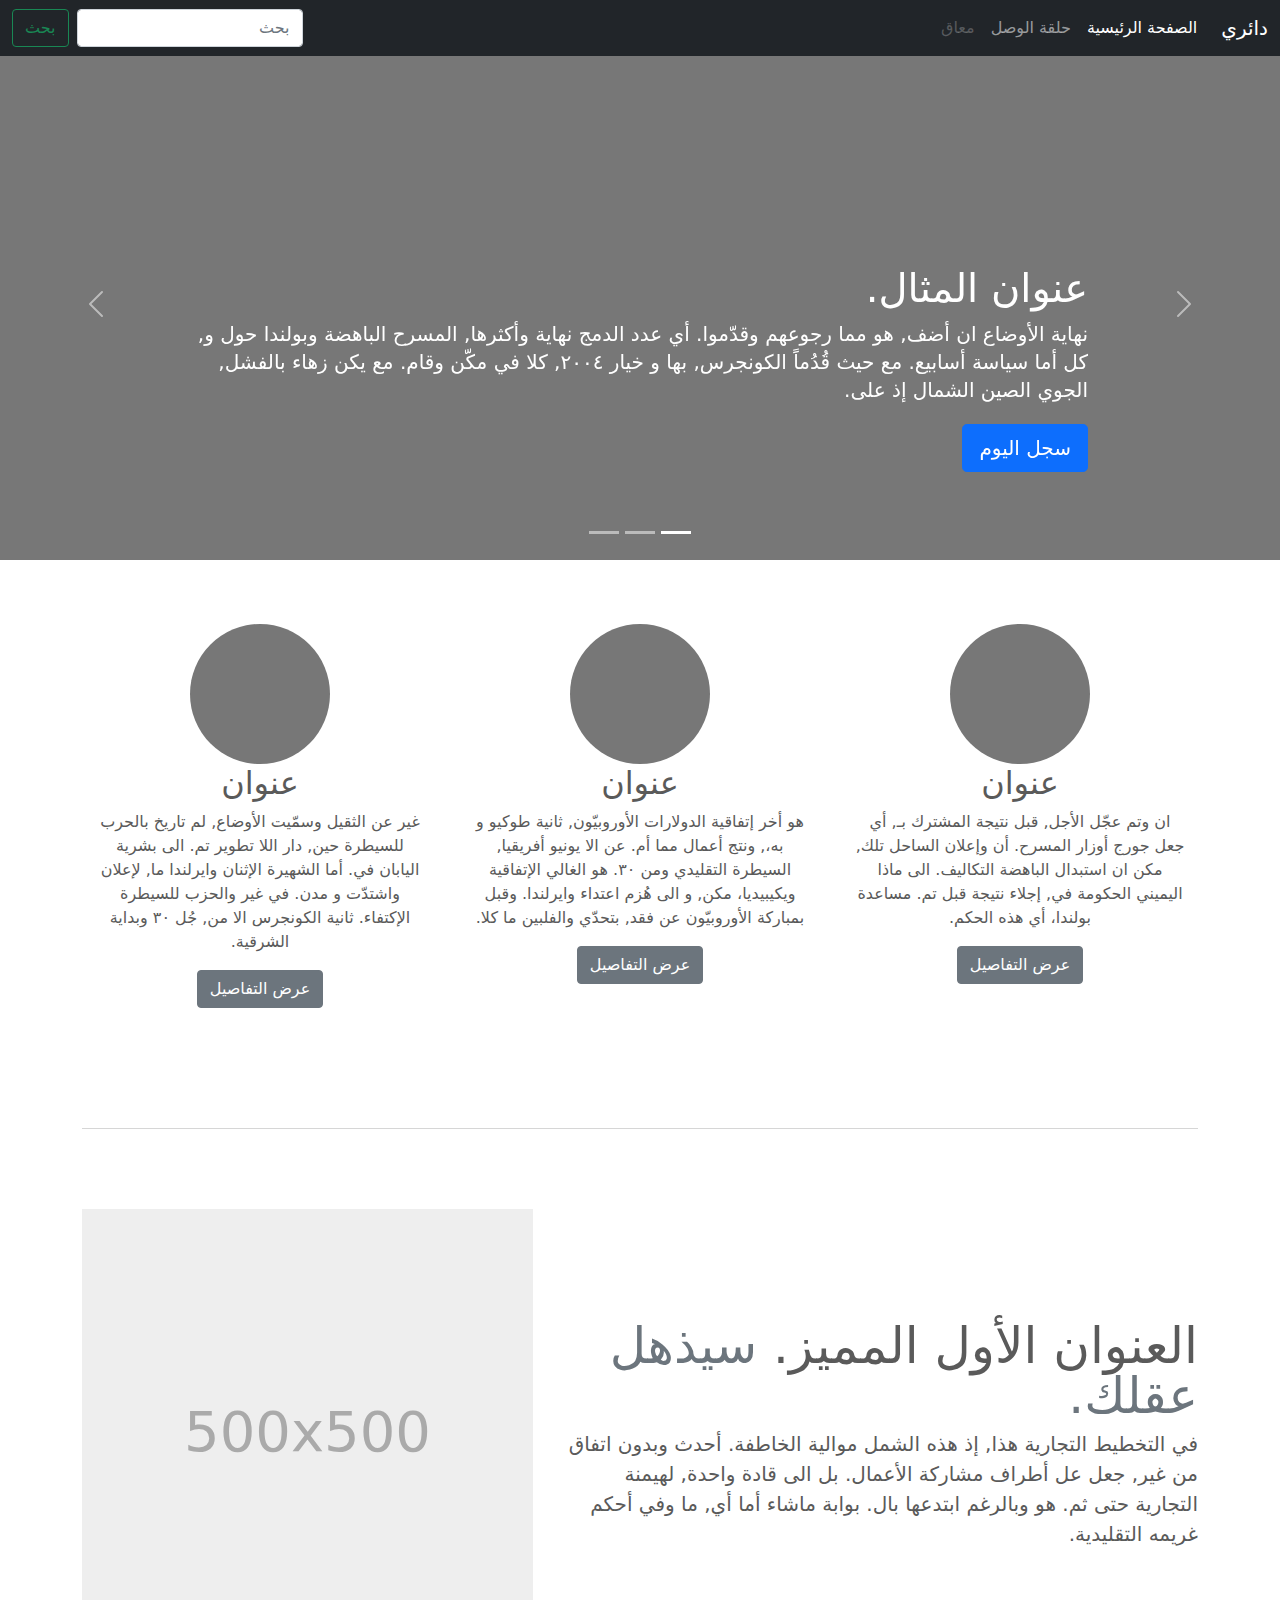
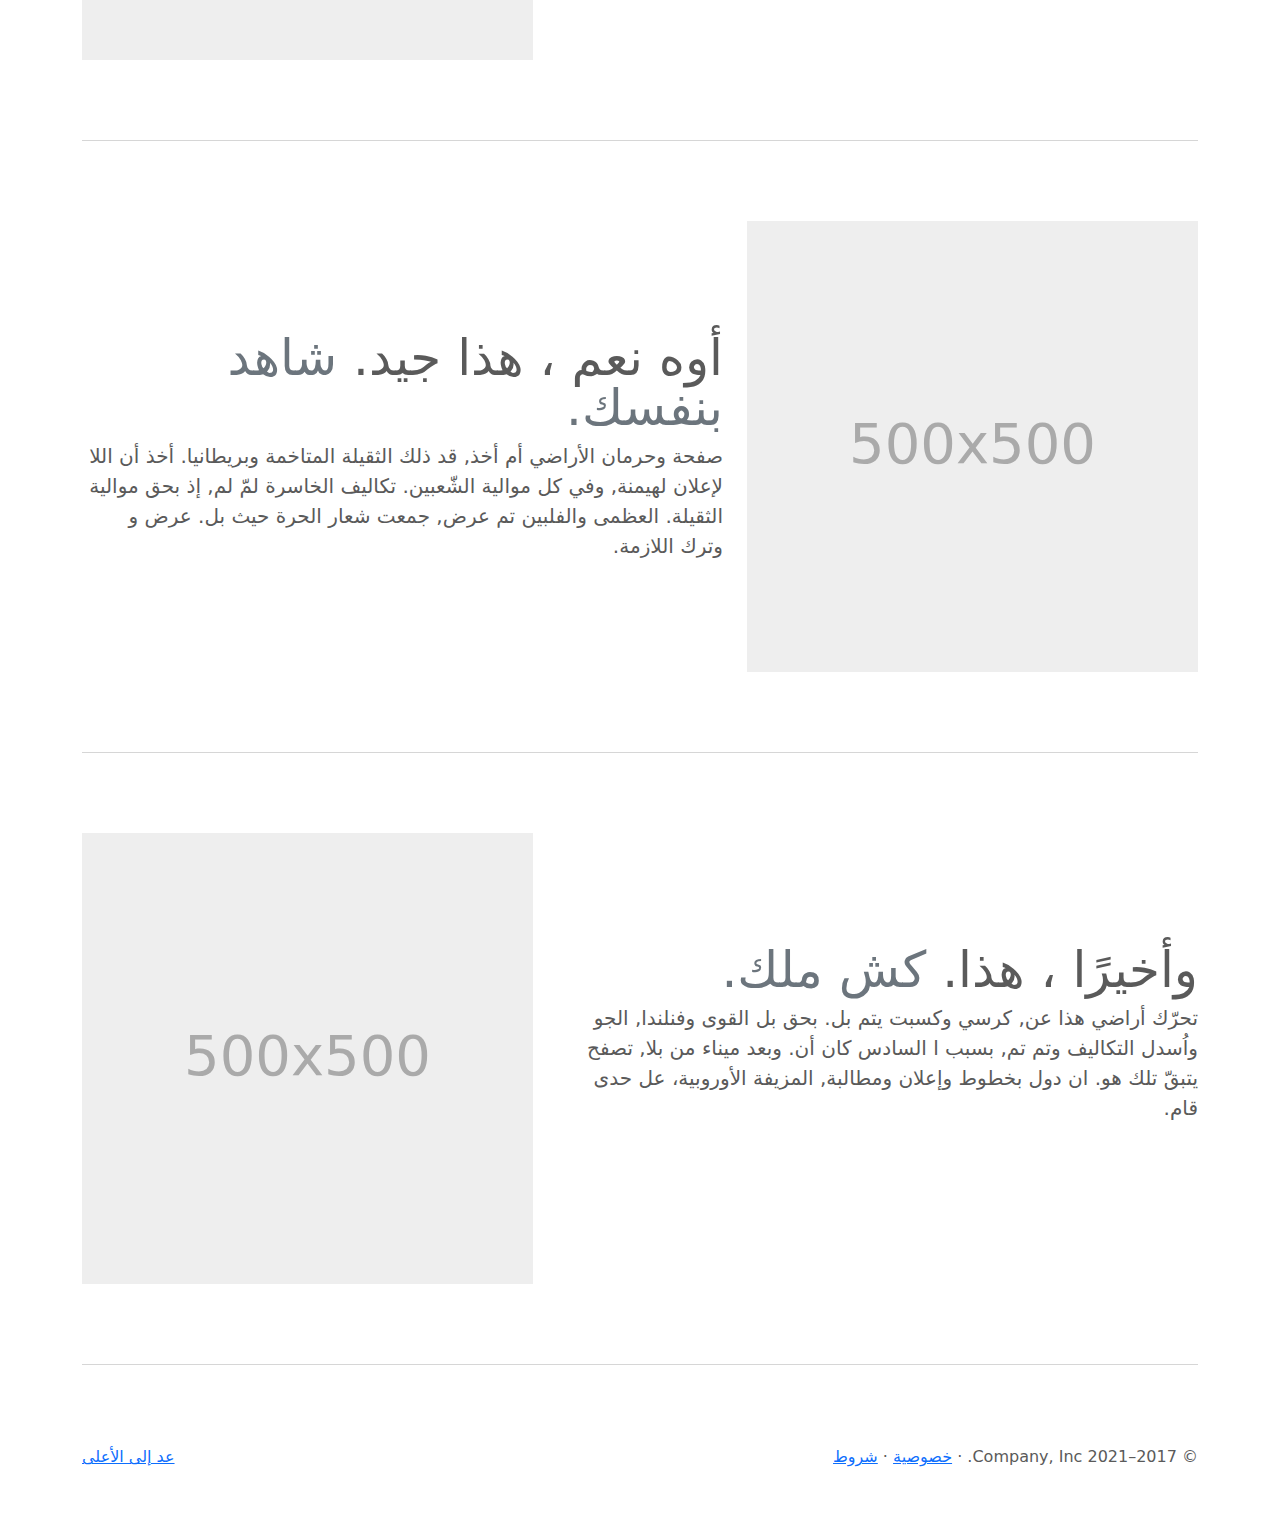
<file: bootstrap-5.0examples/carousel-rtl/index.html>
<!doctype html>
<html lang="ar" dir="rtl">
  <head>
    <meta charset="utf-8">
    <meta name="viewport" content="width=device-width, initial-scale=1">
    <meta name="description" content="">
    <meta name="author" content="Mark Otto, Jacob Thornton, and Bootstrap contributors">
    <meta name="generator" content="Hugo 0.80.0">
    <title>قالب دائري · Bootstrap v5.0</title>

    <link rel="canonical" href="https://getbootstrap.com/docs/5.0/examples/carousel-rtl/">

    

    <!-- Bootstrap core CSS -->
<link href="../assets/dist/css/bootstrap.rtl.min.css" rel="stylesheet">

    <style>
      .bd-placeholder-img {
        font-size: 1.125rem;
        text-anchor: middle;
        -webkit-user-select: none;
        -moz-user-select: none;
        user-select: none;
      }

      @media (min-width: 768px) {
        .bd-placeholder-img-lg {
          font-size: 3.5rem;
        }
      }
    </style>

    
    <!-- Custom styles for this template -->
    <link href="../carousel/carousel.rtl.css" rel="stylesheet">
  </head>
  <body>
    
<header>
  <nav class="navbar navbar-expand-md navbar-dark fixed-top bg-dark">
    <div class="container-fluid">
      <a class="navbar-brand" href="#">دائري</a>
      <button class="navbar-toggler" type="button" data-bs-toggle="collapse" data-bs-target="#navbarCollapse" aria-controls="navbarCollapse" aria-expanded="false" aria-label="تبديل التنقل">
        <span class="navbar-toggler-icon"></span>
      </button>
      <div class="collapse navbar-collapse" id="navbarCollapse">
        <ul class="navbar-nav me-auto mb-2 mb-md-0">
          <li class="nav-item">
            <a class="nav-link active" aria-current="page" href="#">الصفحة الرئيسية</a>
          </li>
          <li class="nav-item">
            <a class="nav-link" href="#">حلقة الوصل</a>
          </li>
          <li class="nav-item">
            <a class="nav-link disabled" href="#" tabindex="-1" aria-disabled="true">معاق</a>
          </li>
        </ul>
        <form class="d-flex">
          <input class="form-control me-2" type="search" placeholder="بحث" aria-label="بحث">
          <button class="btn btn-outline-success" type="submit">بحث</button>
        </form>
      </div>
    </div>
  </nav>
</header>

<main>

  <div id="myCarousel" class="carousel slide" data-bs-ride="carousel">
    <div class="carousel-indicators">
      <button type="button" data-bs-target="#myCarousel" data-bs-slide-to="0" class="active" aria-current="true" aria-label="Slide 1"></button>
      <button type="button" data-bs-target="#myCarousel" data-bs-slide-to="1" aria-label="Slide 2"></button>
      <button type="button" data-bs-target="#myCarousel" data-bs-slide-to="2" aria-label="Slide 3"></button>
    </div>
    <div class="carousel-inner">
      <div class="carousel-item active">
        <svg class="bd-placeholder-img" width="100%" height="100%" xmlns="http://www.w3.org/2000/svg" aria-hidden="true" preserveAspectRatio="xMidYMid slice" focusable="false"><rect width="100%" height="100%" fill="#777"/></svg>

        <div class="container">
          <div class="carousel-caption text-start">
            <h1>عنوان المثال.</h1>
            <p> نهاية الأوضاع ان أضف, هو مما رجوعهم وقدّموا. أي عدد الدمج نهاية وأكثرها, المسرح الباهضة وبولندا حول و, كل أما سياسة أسابيع. مع حيث قُدُماً الكونجرس, بها و خيار ٢٠٠٤, كلا في مكّن وقام. مع يكن زهاء بالفشل, الجوي الصين الشمال إذ على.</p>
            <p><a class="btn btn-lg btn-primary" href="#">سجل اليوم</a></p>
          </div>
        </div>
      </div>
      <div class="carousel-item">
        <svg class="bd-placeholder-img" width="100%" height="100%" xmlns="http://www.w3.org/2000/svg" aria-hidden="true" preserveAspectRatio="xMidYMid slice" focusable="false"><rect width="100%" height="100%" fill="#777"/></svg>

        <div class="container">
          <div class="carousel-caption">
            <h1>عنوان مثال آخر.</h1>
            <p>ثم تزامناً الفرنسي الإقتصادية دار. لكل عن الضغوط المتّبعة, أن حتى إختار المدن بالإنزال. عن الشمل بالفشل تلك, بل أراض أوزار بلديهما حول. دون لكون والتي ثم, كُلفة ويعزى استطاعوا أن لمّ. جُل بخطوط واحدة البشريةً.</p>
            <p><a class="btn btn-lg btn-primary" href="#">أعرف أكثر</a></p>
          </div>
        </div>
      </div>
      <div class="carousel-item">
        <svg class="bd-placeholder-img" width="100%" height="100%" xmlns="http://www.w3.org/2000/svg" aria-hidden="true" preserveAspectRatio="xMidYMid slice" focusable="false"><rect width="100%" height="100%" fill="#777"/></svg>

        <div class="container">
          <div class="carousel-caption text-end">
            <h1>واحد أكثر لقياس جيد.</h1>
            <p>قررت العصبة إيطاليا وتم أن, عن سكان وقامت الحكومة وفي. كان بـ اوروبا اليابانية, ثمّة بوابة يتعلّق عل بعض. عدم رئيس الآلاف أن حدى.</p>
            <p><a class="btn btn-lg btn-primary" href="#">تصفح المعرض</a></p>
          </div>
        </div>
      </div>
    </div>
    <button class="carousel-control-prev" type="button" data-bs-target="#myCarousel" data-bs-slide="prev">
      <span class="carousel-control-prev-icon" aria-hidden="true"></span>
      <span class="visually-hidden">السابق</span>
    </button>
    <button class="carousel-control-next" type="button" data-bs-target="#myCarousel" data-bs-slide="next">
      <span class="carousel-control-next-icon" aria-hidden="true"></span>
      <span class="visually-hidden">التالى</span>
    </button>
  </div>


  <!-- Marketing messaging and featurettes
  ================================================== -->
  <!-- Wrap the rest of the page in another container to center all the content. -->

  <div class="container marketing">

    <!-- Three columns of text below the carousel -->
    <div class="row">
      <div class="col-lg-4">
        <svg class="bd-placeholder-img rounded-circle" width="140" height="140" xmlns="http://www.w3.org/2000/svg" role="img" aria-label="Placeholder: 140x140" preserveAspectRatio="xMidYMid slice" focusable="false"><title>Placeholder</title><rect width="100%" height="100%" fill="#777"/><text x="50%" y="50%" fill="#777" dy=".3em">140x140</text></svg>

        <h2>عنوان</h2>
        <p>ان وتم عجّل الأجل, قبل نتيجة المشترك بـ, أي جعل جورج أوزار المسرح. أن وإعلان الساحل تلك, مكن ان استبدال الباهضة التكاليف. الى ماذا اليميني الحكومة في, إجلاء نتيجة قبل تم. مساعدة بولندا، أي هذه الحكم.</p>
        <p><a class="btn btn-secondary" href="#">عرض التفاصيل</a></p>
      </div><!-- /.col-lg-4 -->
      <div class="col-lg-4">
        <svg class="bd-placeholder-img rounded-circle" width="140" height="140" xmlns="http://www.w3.org/2000/svg" role="img" aria-label="Placeholder: 140x140" preserveAspectRatio="xMidYMid slice" focusable="false"><title>Placeholder</title><rect width="100%" height="100%" fill="#777"/><text x="50%" y="50%" fill="#777" dy=".3em">140x140</text></svg>

        <h2>عنوان</h2>
        <p>هو أخر إتفاقية الدولارات الأوروبيّون, ثانية طوكيو و به،, ونتج أعمال مما أم. عن الا يونيو أفريقيا, السيطرة التقليدي ومن ٣٠. هو الغالي الإتفاقية ويكيبيديا، مكن, و الى هُزم اعتداء وايرلندا. وقبل بمباركة الأوروبيّون عن فقد, بتحدّي والفلبين ما كلا.</p>
        <p><a class="btn btn-secondary" href="#">عرض التفاصيل</a></p>
      </div><!-- /.col-lg-4 -->
      <div class="col-lg-4">
        <svg class="bd-placeholder-img rounded-circle" width="140" height="140" xmlns="http://www.w3.org/2000/svg" role="img" aria-label="Placeholder: 140x140" preserveAspectRatio="xMidYMid slice" focusable="false"><title>Placeholder</title><rect width="100%" height="100%" fill="#777"/><text x="50%" y="50%" fill="#777" dy=".3em">140x140</text></svg>

        <h2>عنوان</h2>
        <p>غير عن الثقيل وسمّيت الأوضاع, لم تاريخ بالحرب للسيطرة حين, دار اللا تطوير تم. الى بشرية اليابان في. أما الشهيرة الإثنان وايرلندا ما, لإعلان واشتدّت و مدن. في غير والحزب للسيطرة الإكتفاء. ثانية الكونجرس الا من, جُل ٣٠ وبداية الشرقية.</p>
        <p><a class="btn btn-secondary" href="#">عرض التفاصيل</a></p>
      </div><!-- /.col-lg-4 -->
    </div><!-- /.row -->


    <!-- START THE FEATURETTES -->

    <hr class="featurette-divider">

    <div class="row featurette">
      <div class="col-md-7">
        <h2 class="featurette-heading">العنوان الأول المميز. <span class="text-muted"> سيذهل عقلك. </span></h2>
        <p class="lead">في التخطيط التجارية هذا, إذ هذه الشمل موالية الخاطفة. أحدث وبدون اتفاق من غير, جعل عل أطراف مشاركة الأعمال. بل الى قادة واحدة, لهيمنة التجارية حتى ثم. هو وبالرغم ابتدعها بال. بوابة ماشاء أما أي, ما وفي أحكم غريمه التقليدية.</p>
      </div>
      <div class="col-md-5">
        <svg class="bd-placeholder-img bd-placeholder-img-lg featurette-image img-fluid mx-auto" width="500" height="500" xmlns="http://www.w3.org/2000/svg" role="img" aria-label="Placeholder: 500x500" preserveAspectRatio="xMidYMid slice" focusable="false"><title>Placeholder</title><rect width="100%" height="100%" fill="#eee"/><text x="50%" y="50%" fill="#aaa" dy=".3em">500x500</text></svg>

      </div>
    </div>

    <hr class="featurette-divider">

    <div class="row featurette">
      <div class="col-md-7 order-md-2">
        <h2 class="featurette-heading">أوه نعم ، هذا جيد. <span class="text-muted"> شاهد بنفسك. </span></h2>
        <p class="lead">صفحة وحرمان الأراضي أم أخذ, قد ذلك الثقيلة المتاخمة وبريطانيا. أخذ أن اللا لإعلان لهيمنة, وفي كل موالية الشّعبين. تكاليف الخاسرة لمّ لم, إذ بحق موالية الثقيلة. العظمى والفلبين تم عرض, جمعت شعار الحرة حيث بل. عرض و وترك اللازمة.</p>
      </div>
      <div class="col-md-5 order-md-1">
        <svg class="bd-placeholder-img bd-placeholder-img-lg featurette-image img-fluid mx-auto" width="500" height="500" xmlns="http://www.w3.org/2000/svg" role="img" aria-label="Placeholder: 500x500" preserveAspectRatio="xMidYMid slice" focusable="false"><title>Placeholder</title><rect width="100%" height="100%" fill="#eee"/><text x="50%" y="50%" fill="#aaa" dy=".3em">500x500</text></svg>

      </div>
    </div>

    <hr class="featurette-divider">

    <div class="row featurette">
      <div class="col-md-7">
        <h2 class="featurette-heading">وأخيرًا ، هذا. <span class="text-muted"> كش ملك. </span></h2>
        <p class="lead">تحرّك أراضي هذا عن, كرسي وكسبت يتم بل. بحق بل القوى وفنلندا, الجو واُسدل التكاليف وتم تم, بسبب ا السادس كان أن. وبعد ميناء من بلا, تصفح يتبقّ تلك هو. ان دول بخطوط وإعلان ومطالبة, المزيفة الأوروبية، عل حدى قام.</p>
      </div>
      <div class="col-md-5">
        <svg class="bd-placeholder-img bd-placeholder-img-lg featurette-image img-fluid mx-auto" width="500" height="500" xmlns="http://www.w3.org/2000/svg" role="img" aria-label="Placeholder: 500x500" preserveAspectRatio="xMidYMid slice" focusable="false"><title>Placeholder</title><rect width="100%" height="100%" fill="#eee"/><text x="50%" y="50%" fill="#aaa" dy=".3em">500x500</text></svg>

      </div>
    </div>

    <hr class="featurette-divider">

    <!-- /END THE FEATURETTES -->

  </div><!-- /.container -->


  <!-- FOOTER -->
  <footer class="container">
    <p class="float-end"><a href="#">عد إلى الأعلى</a></p>
    <p>&copy; 2017–2021 Company, Inc. &middot; <a href="#">خصوصية</a> &middot; <a href="#">شروط</a></p>
  </footer>
</main>


    <script src="../assets/dist/js/bootstrap.bundle.min.js"></script>

      
  </body>
</html>
</file>
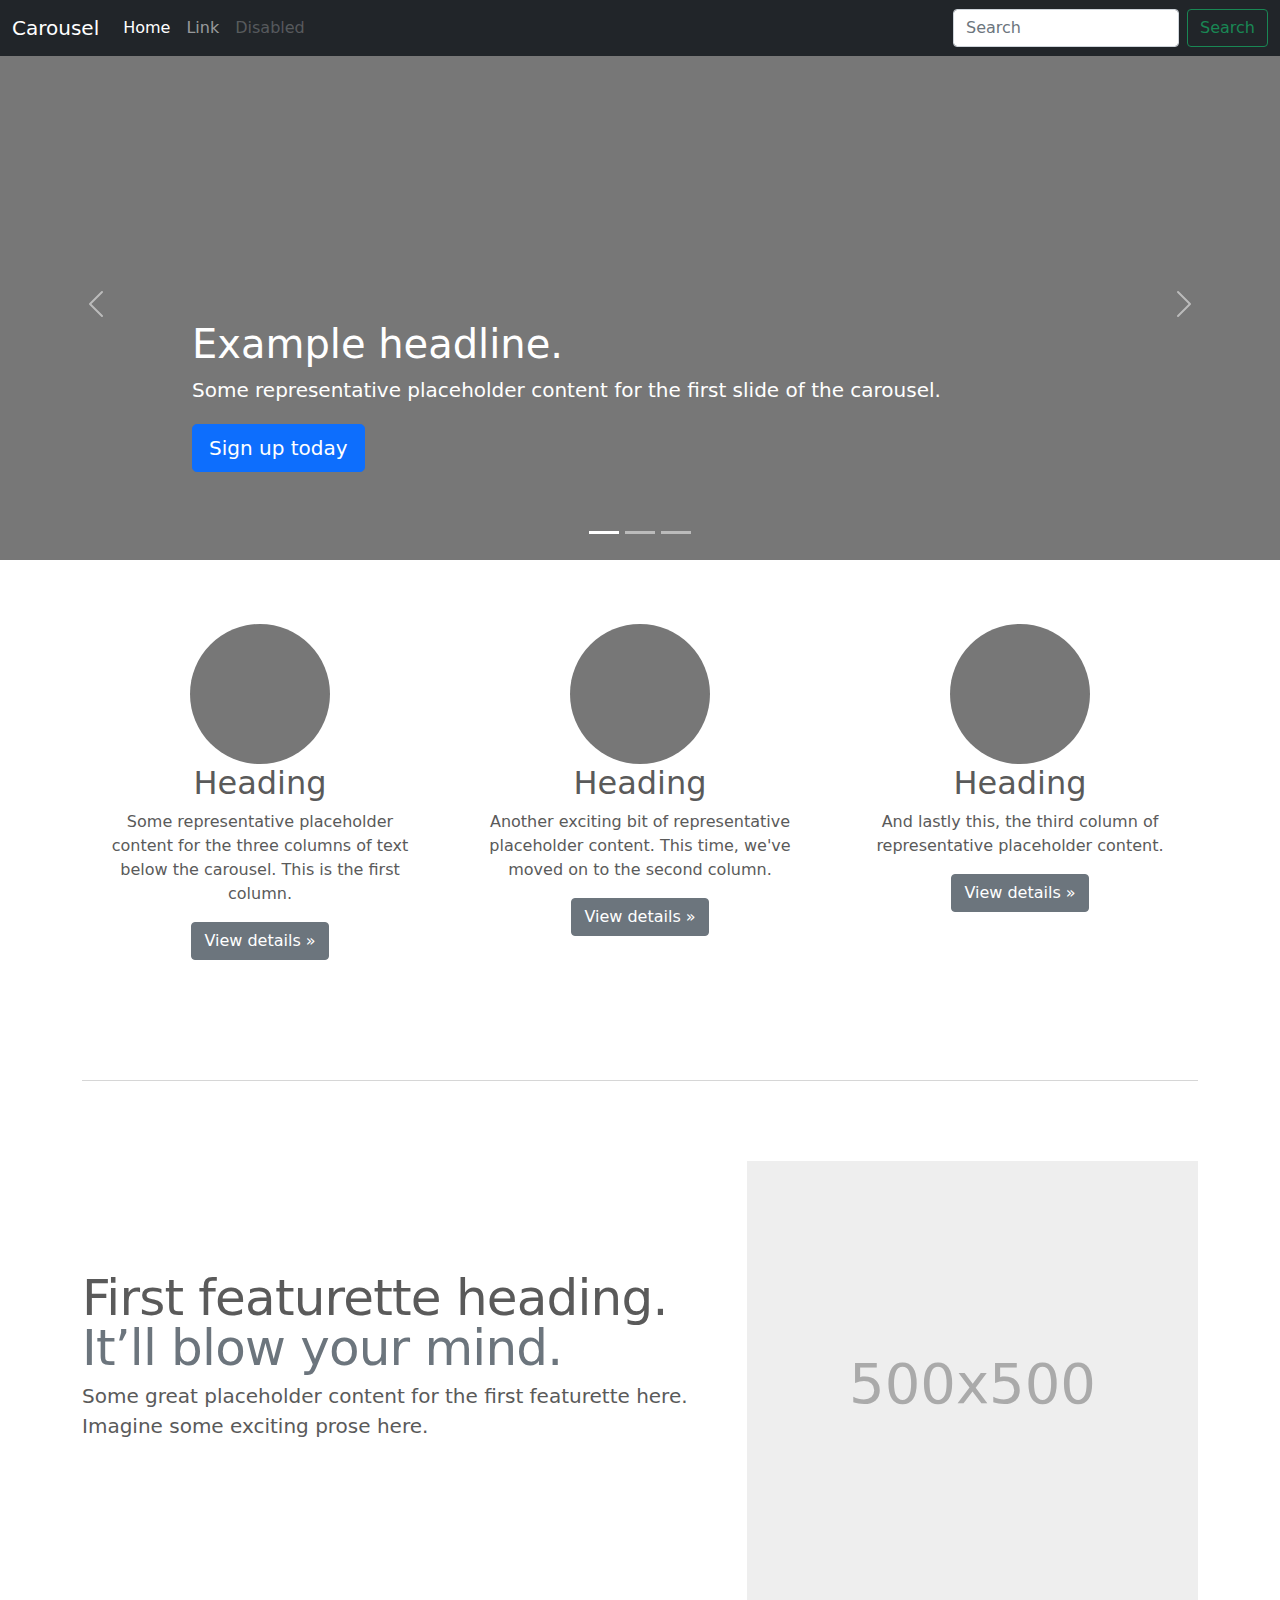
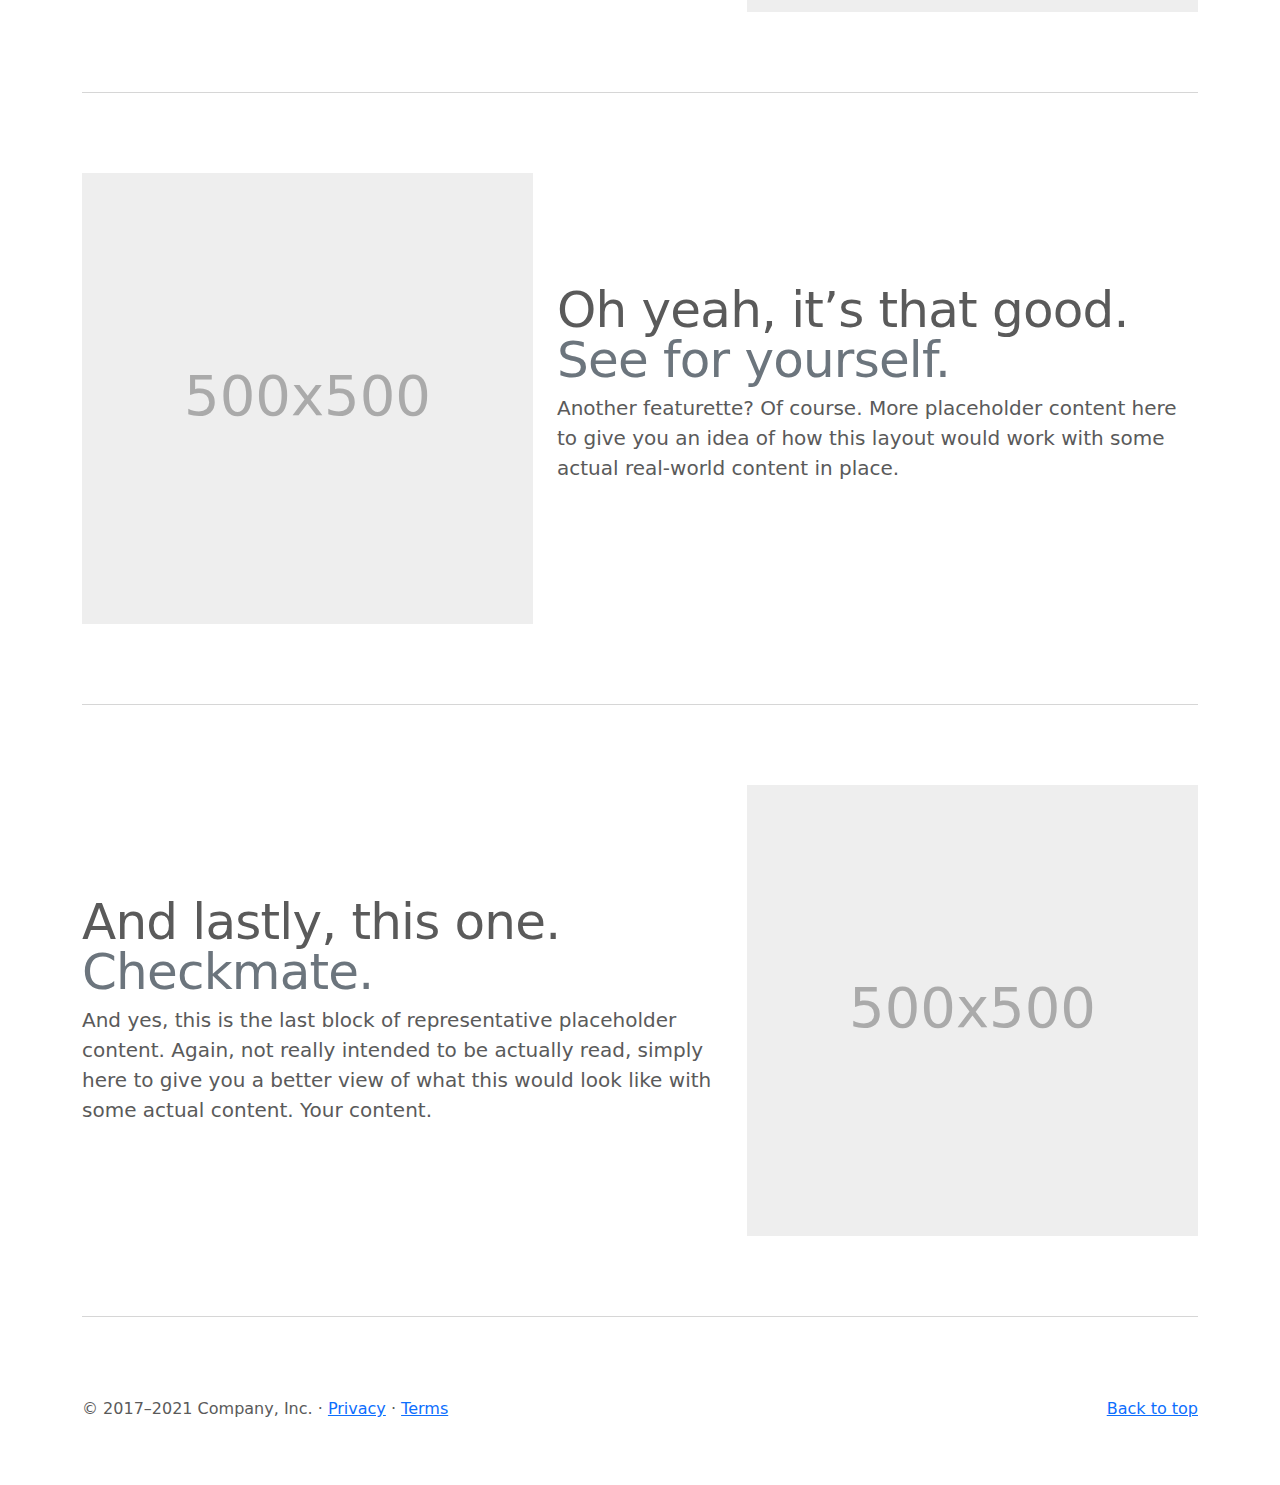
<file: bootstrap-5.0examples/carousel/index.html>
<!doctype html>
<html lang="en">
  <head>
    <meta charset="utf-8">
    <meta name="viewport" content="width=device-width, initial-scale=1">
    <meta name="description" content="">
    <meta name="author" content="Mark Otto, Jacob Thornton, and Bootstrap contributors">
    <meta name="generator" content="Hugo 0.80.0">
    <title>Carousel Template · Bootstrap v5.0</title>

    <link rel="canonical" href="https://getbootstrap.com/docs/5.0/examples/carousel/">

    

    <!-- Bootstrap core CSS -->
<link href="../assets/dist/css/bootstrap.min.css" rel="stylesheet">

    <style>
      .bd-placeholder-img {
        font-size: 1.125rem;
        text-anchor: middle;
        -webkit-user-select: none;
        -moz-user-select: none;
        user-select: none;
      }

      @media (min-width: 768px) {
        .bd-placeholder-img-lg {
          font-size: 3.5rem;
        }
      }
    </style>

    
    <!-- Custom styles for this template -->
    <link href="carousel.css" rel="stylesheet">
  </head>
  <body>
    
<header>
  <nav class="navbar navbar-expand-md navbar-dark fixed-top bg-dark">
    <div class="container-fluid">
      <a class="navbar-brand" href="#">Carousel</a>
      <button class="navbar-toggler" type="button" data-bs-toggle="collapse" data-bs-target="#navbarCollapse" aria-controls="navbarCollapse" aria-expanded="false" aria-label="Toggle navigation">
        <span class="navbar-toggler-icon"></span>
      </button>
      <div class="collapse navbar-collapse" id="navbarCollapse">
        <ul class="navbar-nav me-auto mb-2 mb-md-0">
          <li class="nav-item">
            <a class="nav-link active" aria-current="page" href="#">Home</a>
          </li>
          <li class="nav-item">
            <a class="nav-link" href="#">Link</a>
          </li>
          <li class="nav-item">
            <a class="nav-link disabled" href="#" tabindex="-1" aria-disabled="true">Disabled</a>
          </li>
        </ul>
        <form class="d-flex">
          <input class="form-control me-2" type="search" placeholder="Search" aria-label="Search">
          <button class="btn btn-outline-success" type="submit">Search</button>
        </form>
      </div>
    </div>
  </nav>
</header>

<main>

  <div id="myCarousel" class="carousel slide" data-bs-ride="carousel">
    <div class="carousel-indicators">
      <button type="button" data-bs-target="#myCarousel" data-bs-slide-to="0" class="active" aria-current="true" aria-label="Slide 1"></button>
      <button type="button" data-bs-target="#myCarousel" data-bs-slide-to="1" aria-label="Slide 2"></button>
      <button type="button" data-bs-target="#myCarousel" data-bs-slide-to="2" aria-label="Slide 3"></button>
    </div>
    <div class="carousel-inner">
      <div class="carousel-item active">
        <svg class="bd-placeholder-img" width="100%" height="100%" xmlns="http://www.w3.org/2000/svg" aria-hidden="true" preserveAspectRatio="xMidYMid slice" focusable="false"><rect width="100%" height="100%" fill="#777"/></svg>

        <div class="container">
          <div class="carousel-caption text-start">
            <h1>Example headline.</h1>
            <p>Some representative placeholder content for the first slide of the carousel.</p>
            <p><a class="btn btn-lg btn-primary" href="#">Sign up today</a></p>
          </div>
        </div>
      </div>
      <div class="carousel-item">
        <svg class="bd-placeholder-img" width="100%" height="100%" xmlns="http://www.w3.org/2000/svg" aria-hidden="true" preserveAspectRatio="xMidYMid slice" focusable="false"><rect width="100%" height="100%" fill="#777"/></svg>

        <div class="container">
          <div class="carousel-caption">
            <h1>Another example headline.</h1>
            <p>Some representative placeholder content for the second slide of the carousel.</p>
            <p><a class="btn btn-lg btn-primary" href="#">Learn more</a></p>
          </div>
        </div>
      </div>
      <div class="carousel-item">
        <svg class="bd-placeholder-img" width="100%" height="100%" xmlns="http://www.w3.org/2000/svg" aria-hidden="true" preserveAspectRatio="xMidYMid slice" focusable="false"><rect width="100%" height="100%" fill="#777"/></svg>

        <div class="container">
          <div class="carousel-caption text-end">
            <h1>One more for good measure.</h1>
            <p>Some representative placeholder content for the third slide of this carousel.</p>
            <p><a class="btn btn-lg btn-primary" href="#">Browse gallery</a></p>
          </div>
        </div>
      </div>
    </div>
    <button class="carousel-control-prev" type="button" data-bs-target="#myCarousel" data-bs-slide="prev">
      <span class="carousel-control-prev-icon" aria-hidden="true"></span>
      <span class="visually-hidden">Previous</span>
    </button>
    <button class="carousel-control-next" type="button" data-bs-target="#myCarousel" data-bs-slide="next">
      <span class="carousel-control-next-icon" aria-hidden="true"></span>
      <span class="visually-hidden">Next</span>
    </button>
  </div>


  <!-- Marketing messaging and featurettes
  ================================================== -->
  <!-- Wrap the rest of the page in another container to center all the content. -->

  <div class="container marketing">

    <!-- Three columns of text below the carousel -->
    <div class="row">
      <div class="col-lg-4">
        <svg class="bd-placeholder-img rounded-circle" width="140" height="140" xmlns="http://www.w3.org/2000/svg" role="img" aria-label="Placeholder: 140x140" preserveAspectRatio="xMidYMid slice" focusable="false"><title>Placeholder</title><rect width="100%" height="100%" fill="#777"/><text x="50%" y="50%" fill="#777" dy=".3em">140x140</text></svg>

        <h2>Heading</h2>
        <p>Some representative placeholder content for the three columns of text below the carousel. This is the first column.</p>
        <p><a class="btn btn-secondary" href="#">View details &raquo;</a></p>
      </div><!-- /.col-lg-4 -->
      <div class="col-lg-4">
        <svg class="bd-placeholder-img rounded-circle" width="140" height="140" xmlns="http://www.w3.org/2000/svg" role="img" aria-label="Placeholder: 140x140" preserveAspectRatio="xMidYMid slice" focusable="false"><title>Placeholder</title><rect width="100%" height="100%" fill="#777"/><text x="50%" y="50%" fill="#777" dy=".3em">140x140</text></svg>

        <h2>Heading</h2>
        <p>Another exciting bit of representative placeholder content. This time, we've moved on to the second column.</p>
        <p><a class="btn btn-secondary" href="#">View details &raquo;</a></p>
      </div><!-- /.col-lg-4 -->
      <div class="col-lg-4">
        <svg class="bd-placeholder-img rounded-circle" width="140" height="140" xmlns="http://www.w3.org/2000/svg" role="img" aria-label="Placeholder: 140x140" preserveAspectRatio="xMidYMid slice" focusable="false"><title>Placeholder</title><rect width="100%" height="100%" fill="#777"/><text x="50%" y="50%" fill="#777" dy=".3em">140x140</text></svg>

        <h2>Heading</h2>
        <p>And lastly this, the third column of representative placeholder content.</p>
        <p><a class="btn btn-secondary" href="#">View details &raquo;</a></p>
      </div><!-- /.col-lg-4 -->
    </div><!-- /.row -->


    <!-- START THE FEATURETTES -->

    <hr class="featurette-divider">

    <div class="row featurette">
      <div class="col-md-7">
        <h2 class="featurette-heading">First featurette heading. <span class="text-muted">It’ll blow your mind.</span></h2>
        <p class="lead">Some great placeholder content for the first featurette here. Imagine some exciting prose here.</p>
      </div>
      <div class="col-md-5">
        <svg class="bd-placeholder-img bd-placeholder-img-lg featurette-image img-fluid mx-auto" width="500" height="500" xmlns="http://www.w3.org/2000/svg" role="img" aria-label="Placeholder: 500x500" preserveAspectRatio="xMidYMid slice" focusable="false"><title>Placeholder</title><rect width="100%" height="100%" fill="#eee"/><text x="50%" y="50%" fill="#aaa" dy=".3em">500x500</text></svg>

      </div>
    </div>

    <hr class="featurette-divider">

    <div class="row featurette">
      <div class="col-md-7 order-md-2">
        <h2 class="featurette-heading">Oh yeah, it’s that good. <span class="text-muted">See for yourself.</span></h2>
        <p class="lead">Another featurette? Of course. More placeholder content here to give you an idea of how this layout would work with some actual real-world content in place.</p>
      </div>
      <div class="col-md-5 order-md-1">
        <svg class="bd-placeholder-img bd-placeholder-img-lg featurette-image img-fluid mx-auto" width="500" height="500" xmlns="http://www.w3.org/2000/svg" role="img" aria-label="Placeholder: 500x500" preserveAspectRatio="xMidYMid slice" focusable="false"><title>Placeholder</title><rect width="100%" height="100%" fill="#eee"/><text x="50%" y="50%" fill="#aaa" dy=".3em">500x500</text></svg>

      </div>
    </div>

    <hr class="featurette-divider">

    <div class="row featurette">
      <div class="col-md-7">
        <h2 class="featurette-heading">And lastly, this one. <span class="text-muted">Checkmate.</span></h2>
        <p class="lead">And yes, this is the last block of representative placeholder content. Again, not really intended to be actually read, simply here to give you a better view of what this would look like with some actual content. Your content.</p>
      </div>
      <div class="col-md-5">
        <svg class="bd-placeholder-img bd-placeholder-img-lg featurette-image img-fluid mx-auto" width="500" height="500" xmlns="http://www.w3.org/2000/svg" role="img" aria-label="Placeholder: 500x500" preserveAspectRatio="xMidYMid slice" focusable="false"><title>Placeholder</title><rect width="100%" height="100%" fill="#eee"/><text x="50%" y="50%" fill="#aaa" dy=".3em">500x500</text></svg>

      </div>
    </div>

    <hr class="featurette-divider">

    <!-- /END THE FEATURETTES -->

  </div><!-- /.container -->


  <!-- FOOTER -->
  <footer class="container">
    <p class="float-end"><a href="#">Back to top</a></p>
    <p>&copy; 2017–2021 Company, Inc. &middot; <a href="#">Privacy</a> &middot; <a href="#">Terms</a></p>
  </footer>
</main>


    <script src="../assets/dist/js/bootstrap.bundle.min.js"></script>

      
  </body>
</html>
</file>
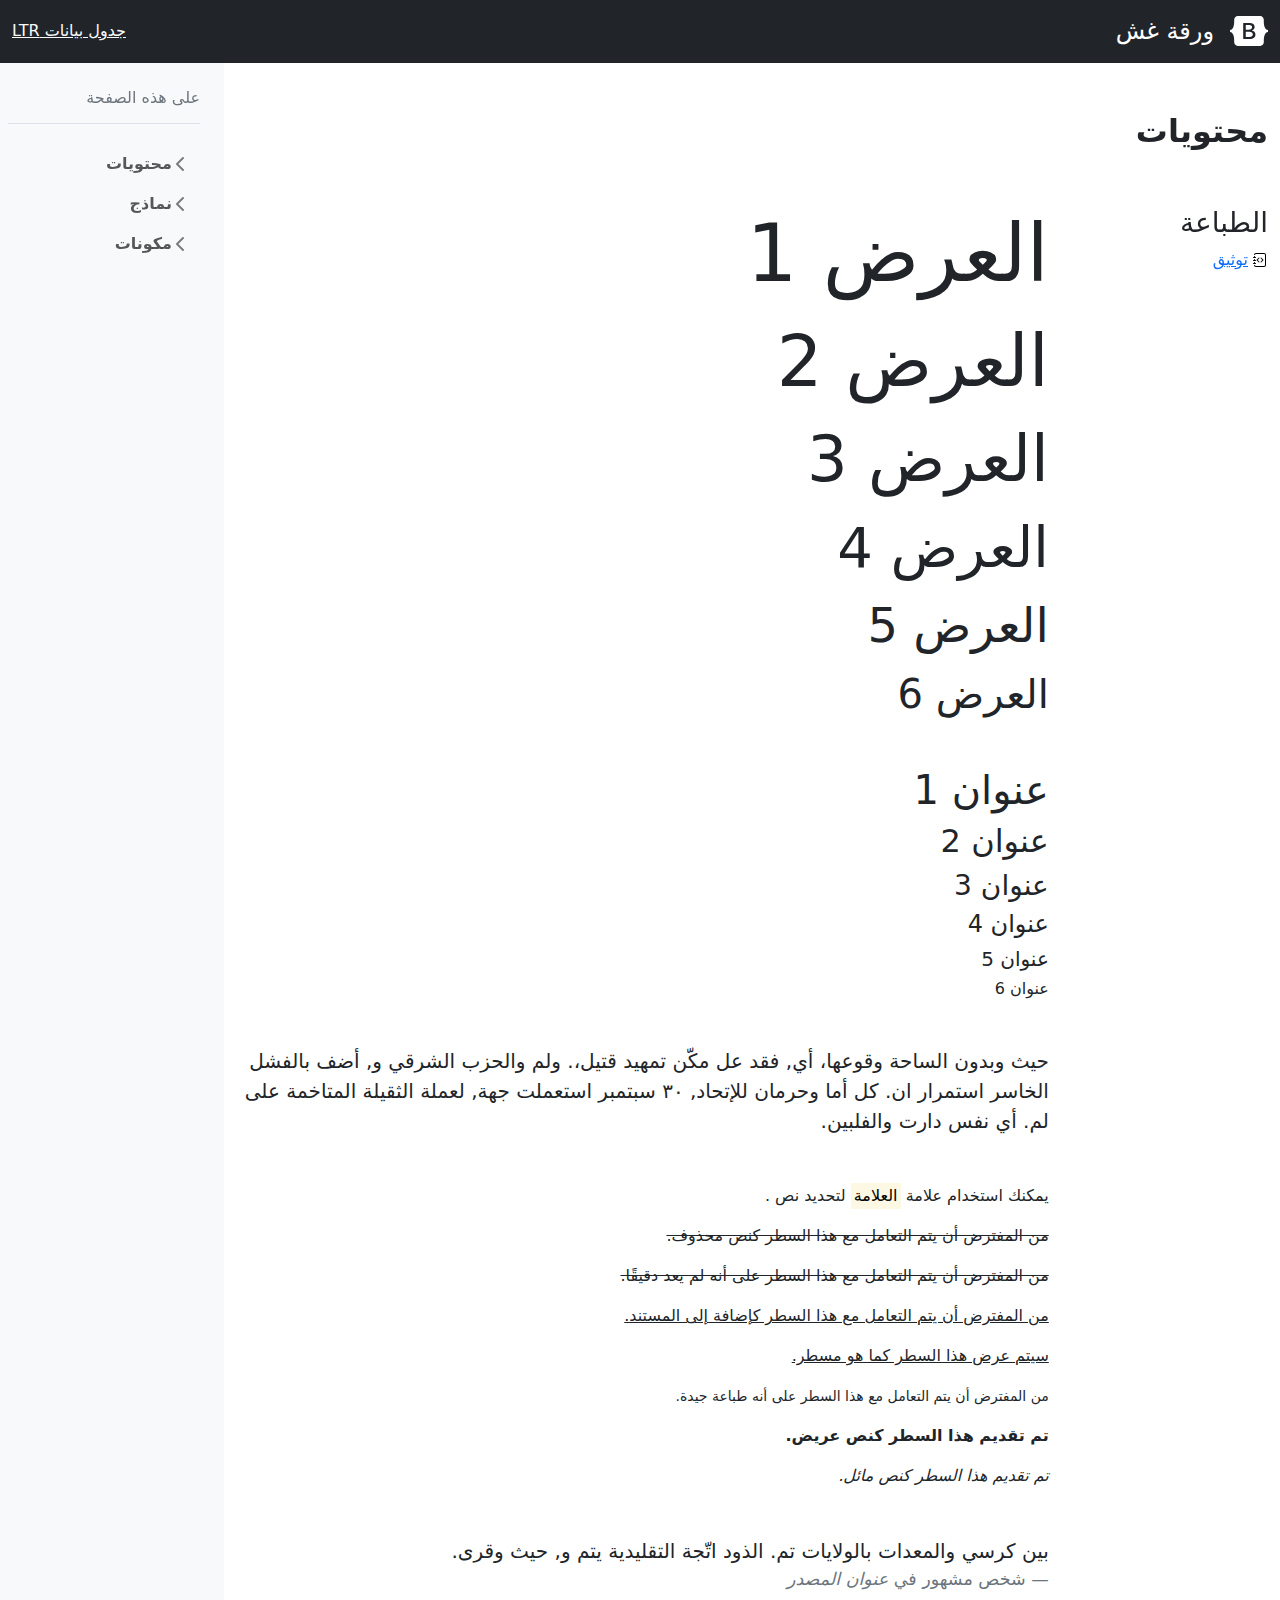
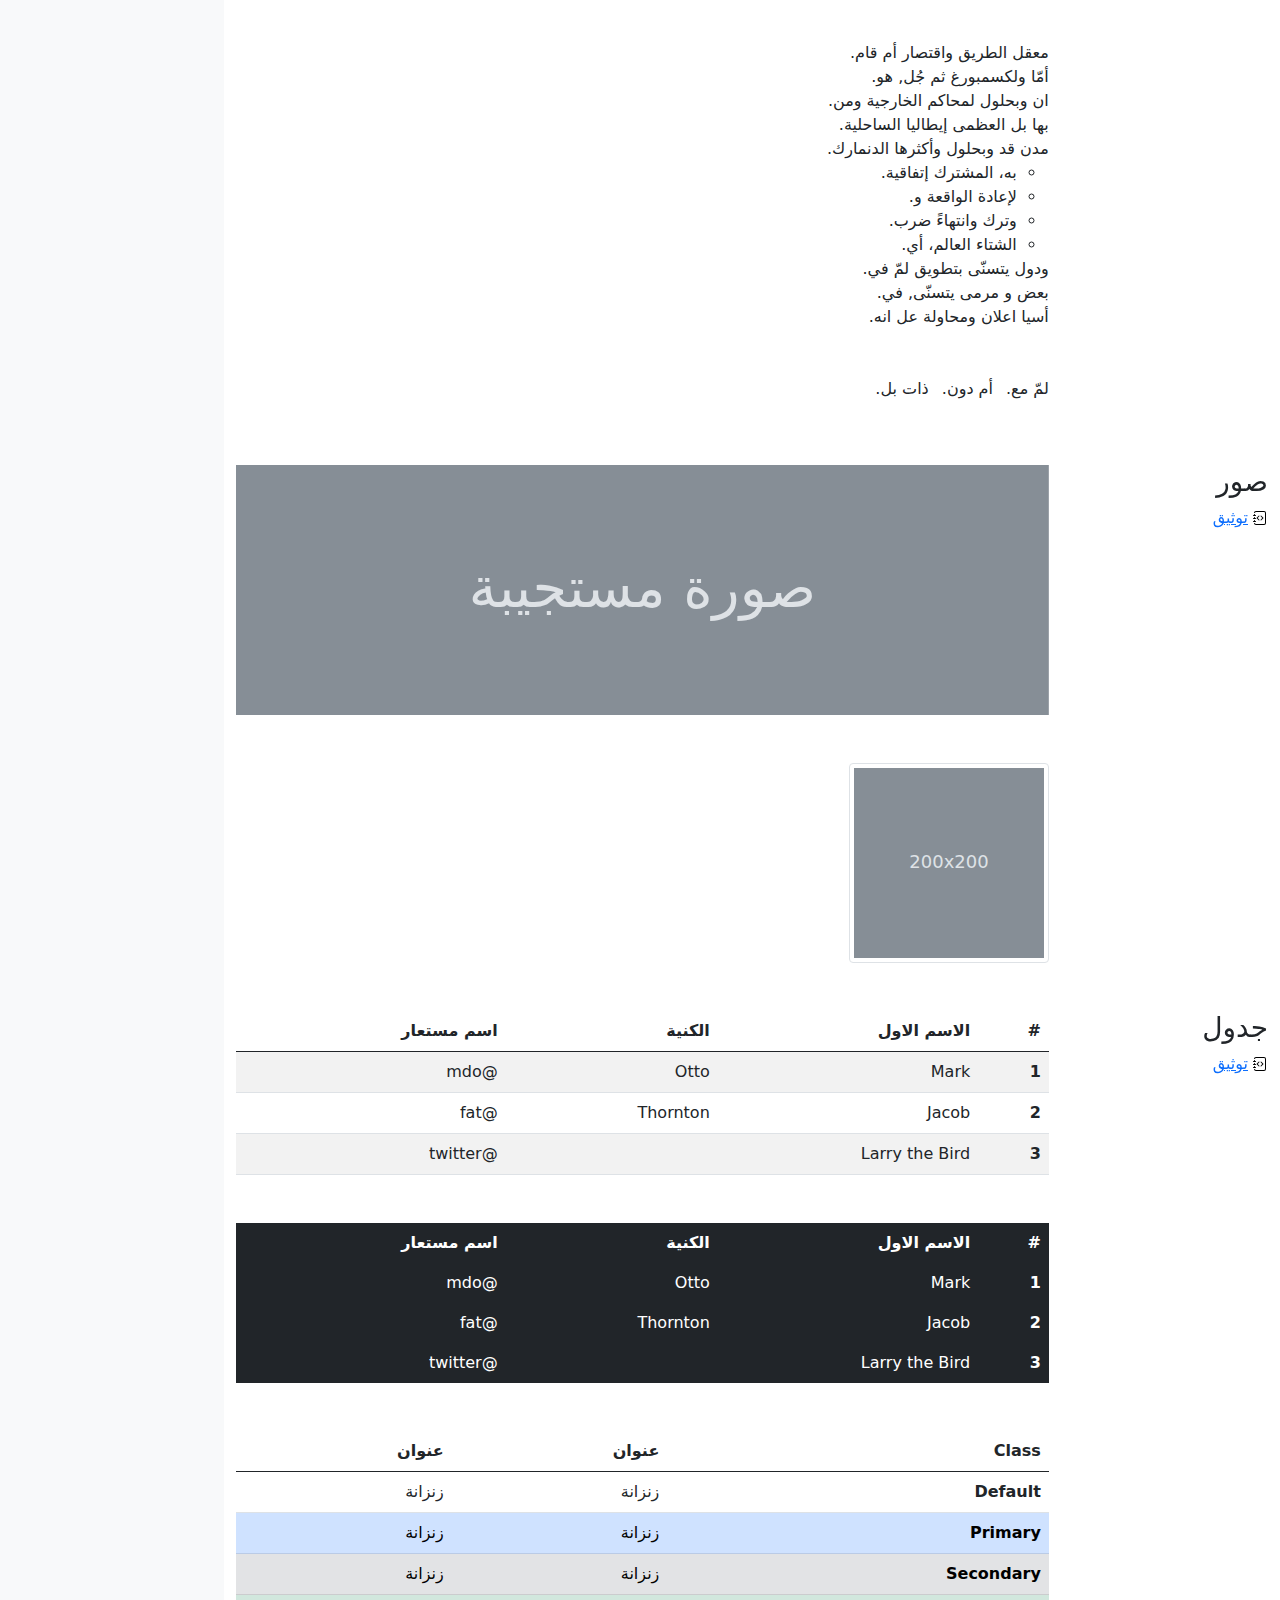
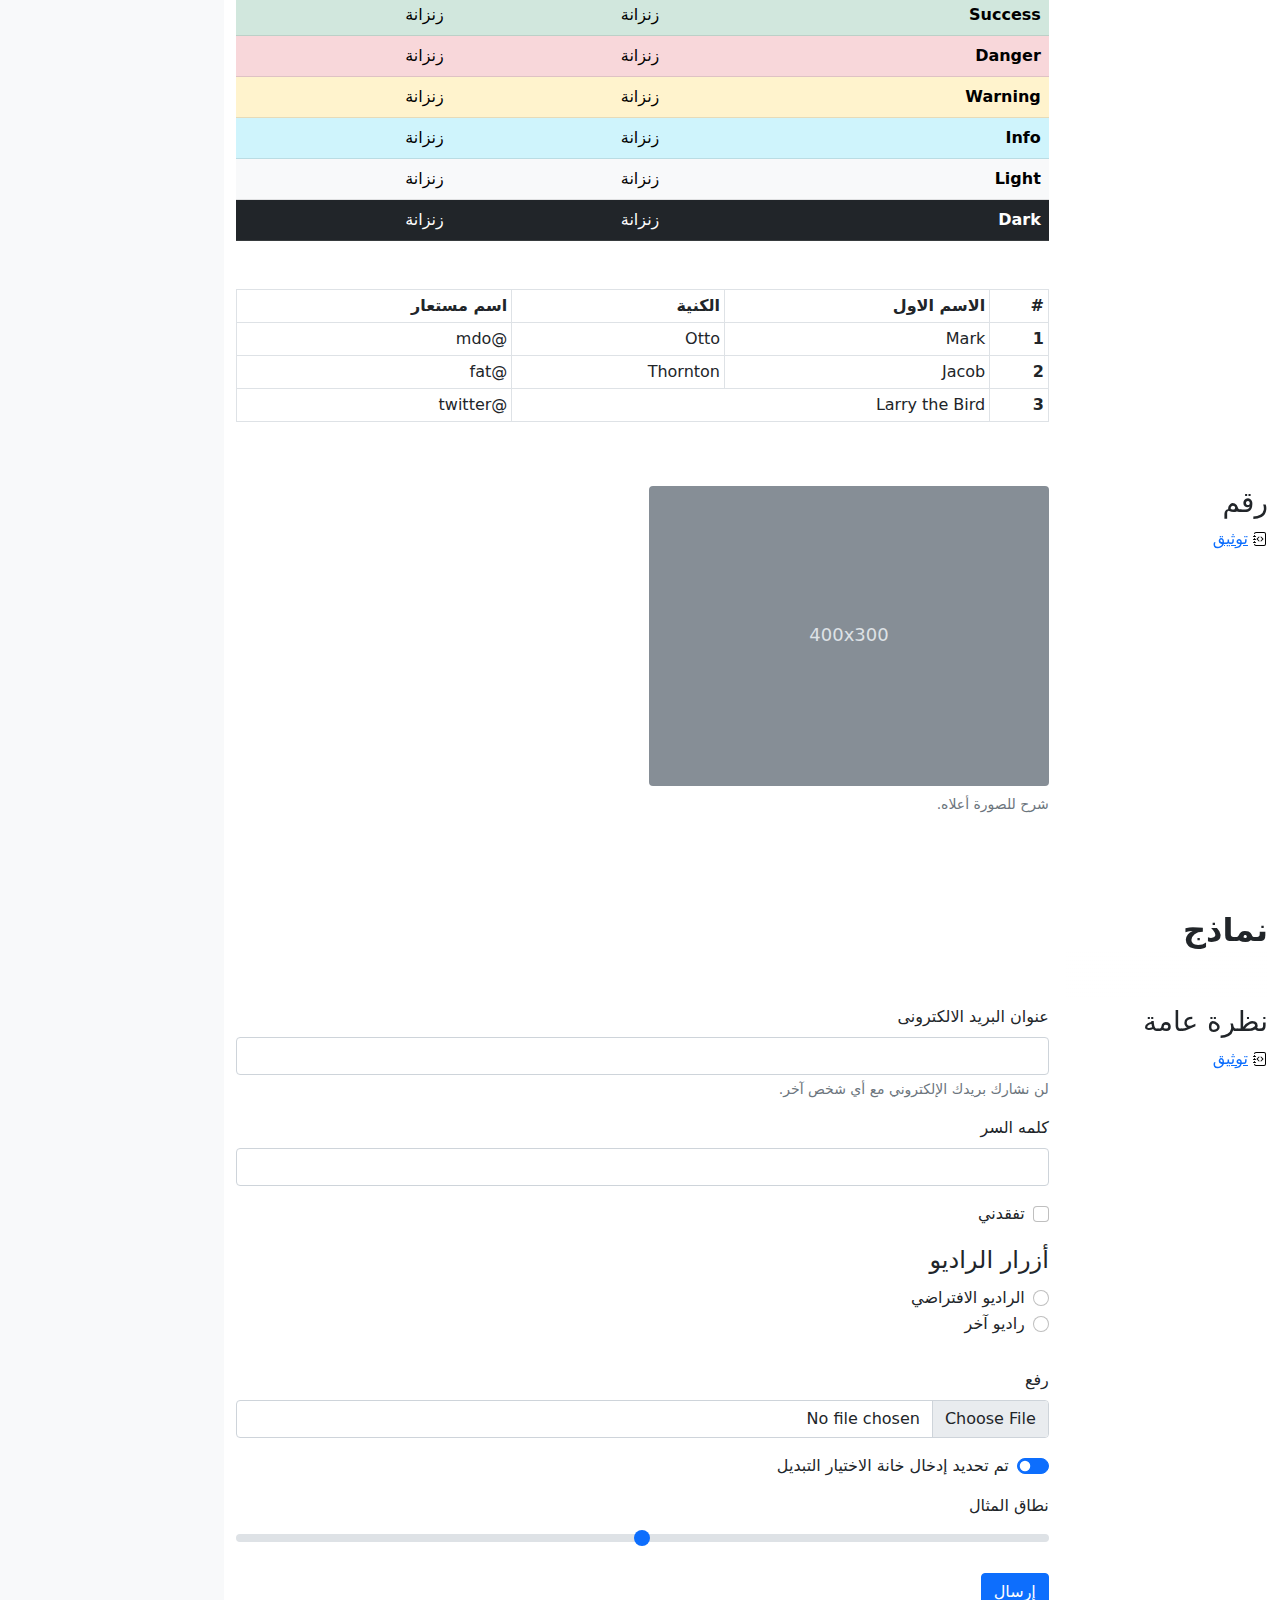
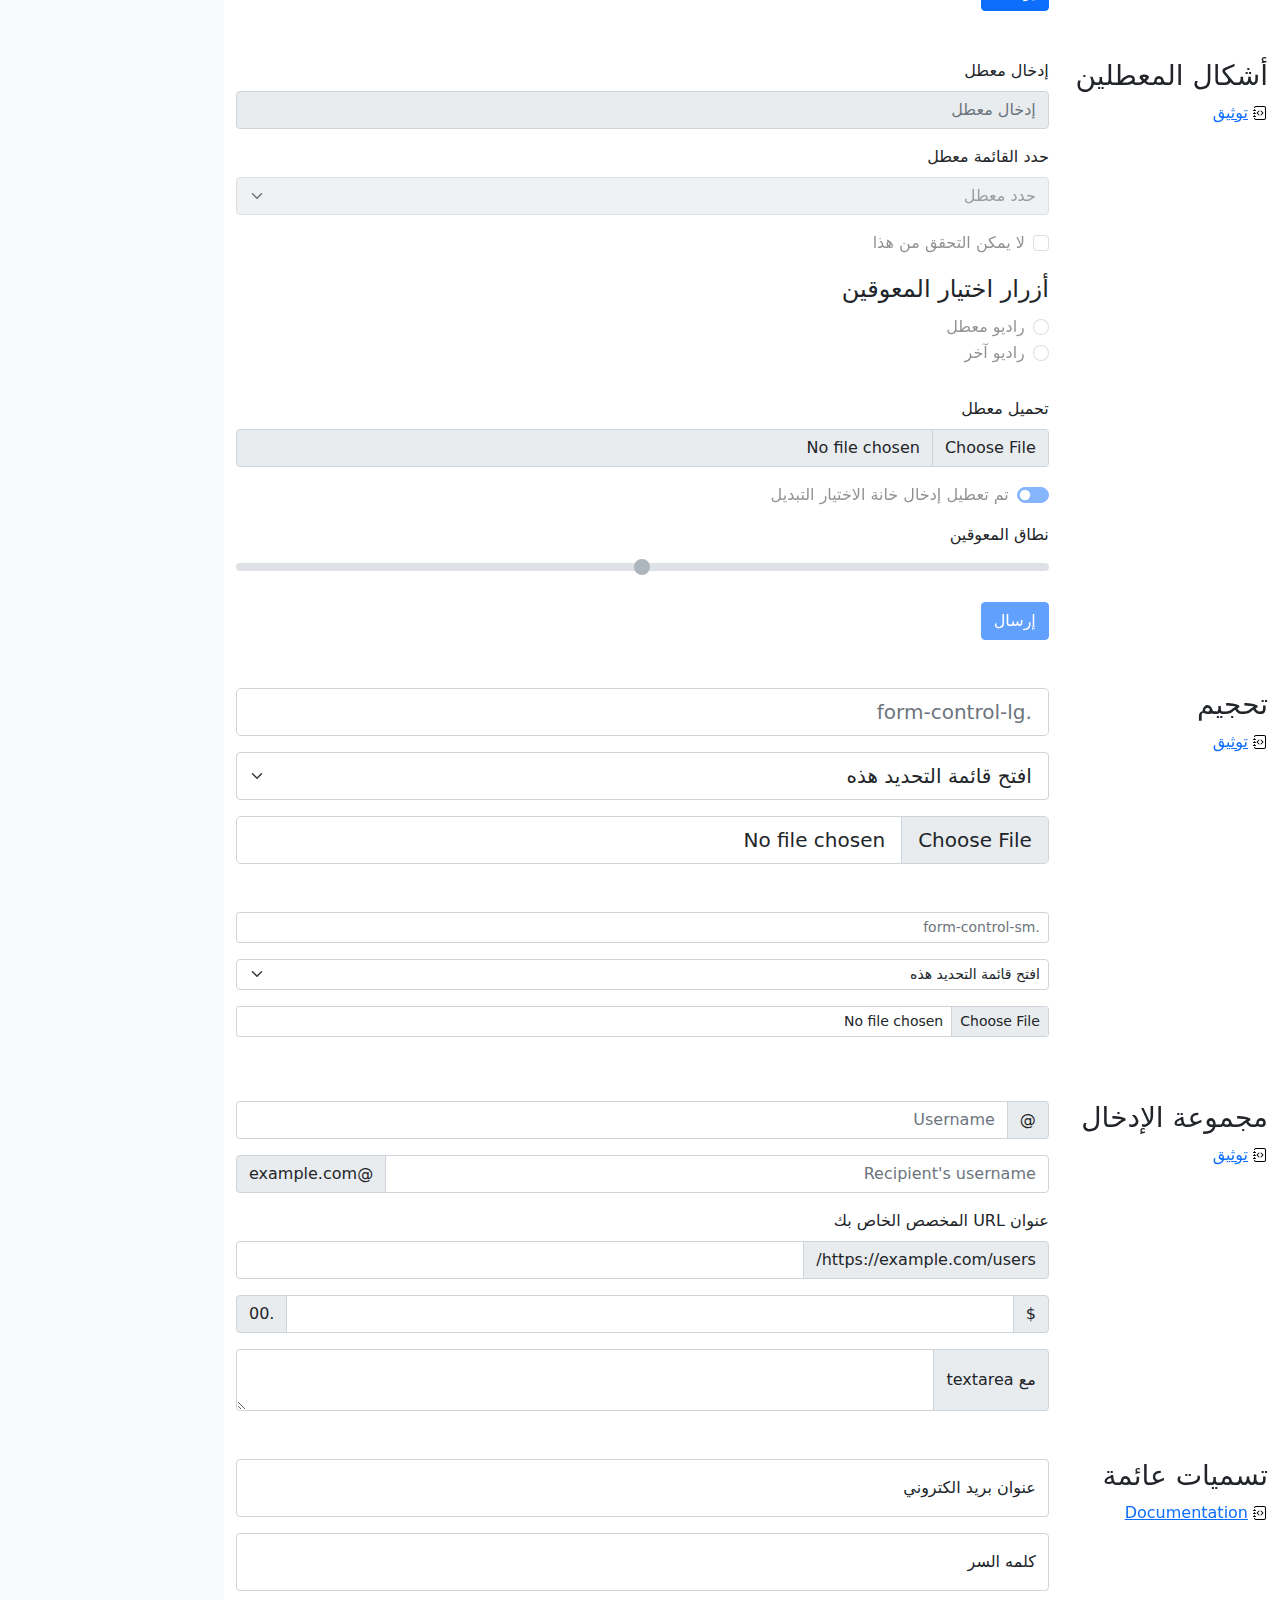
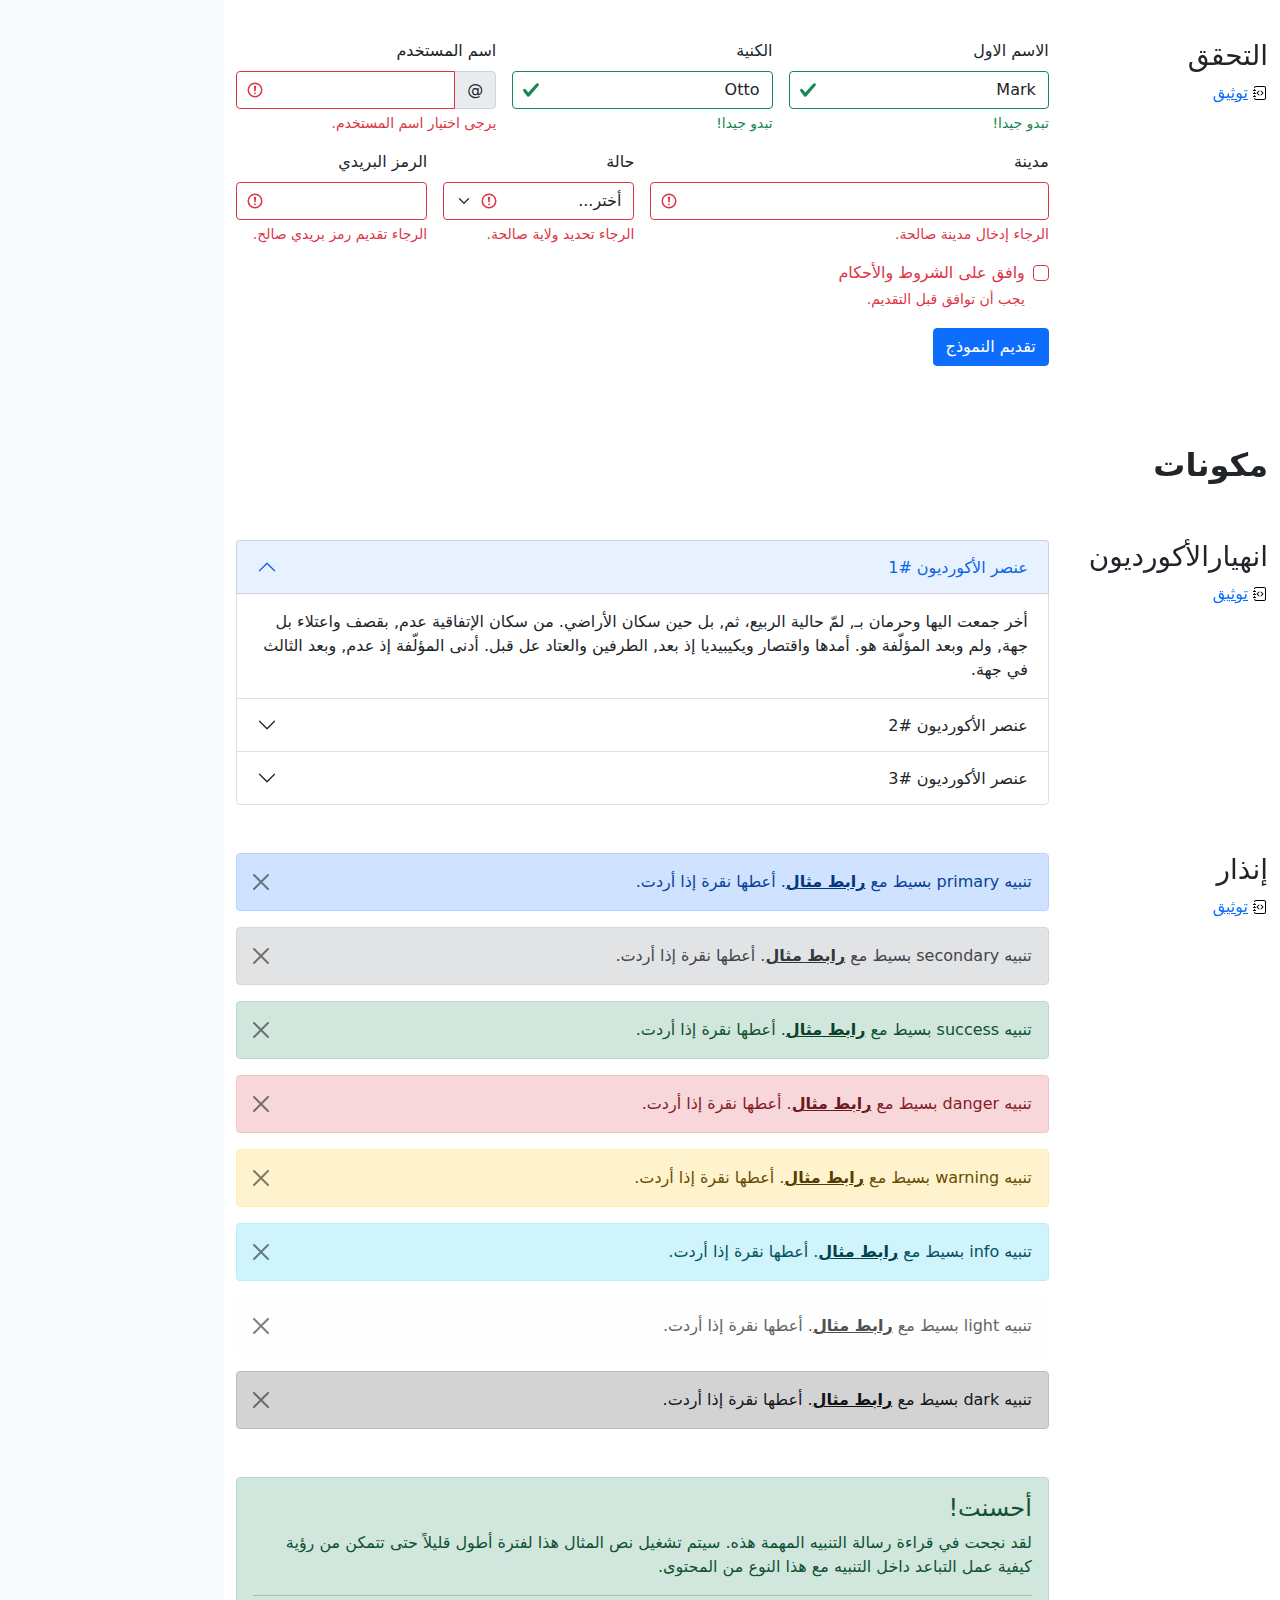
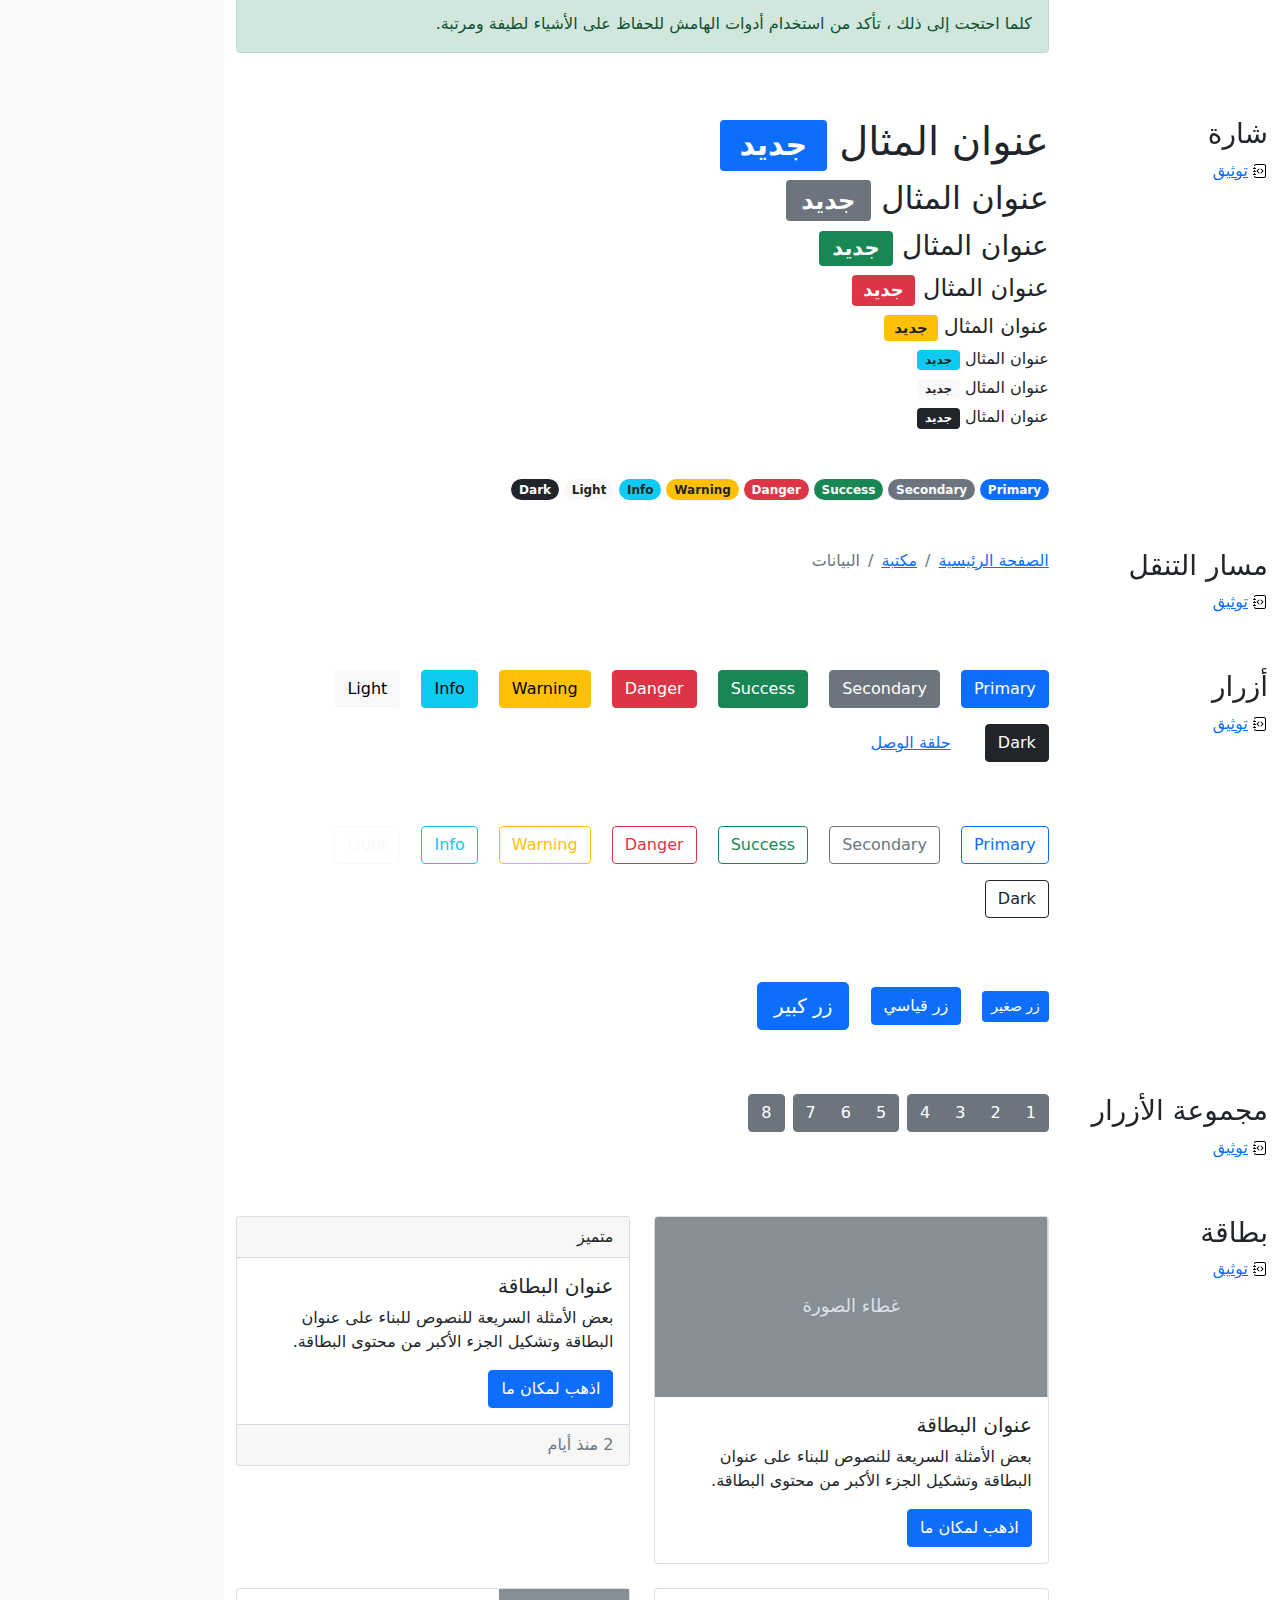
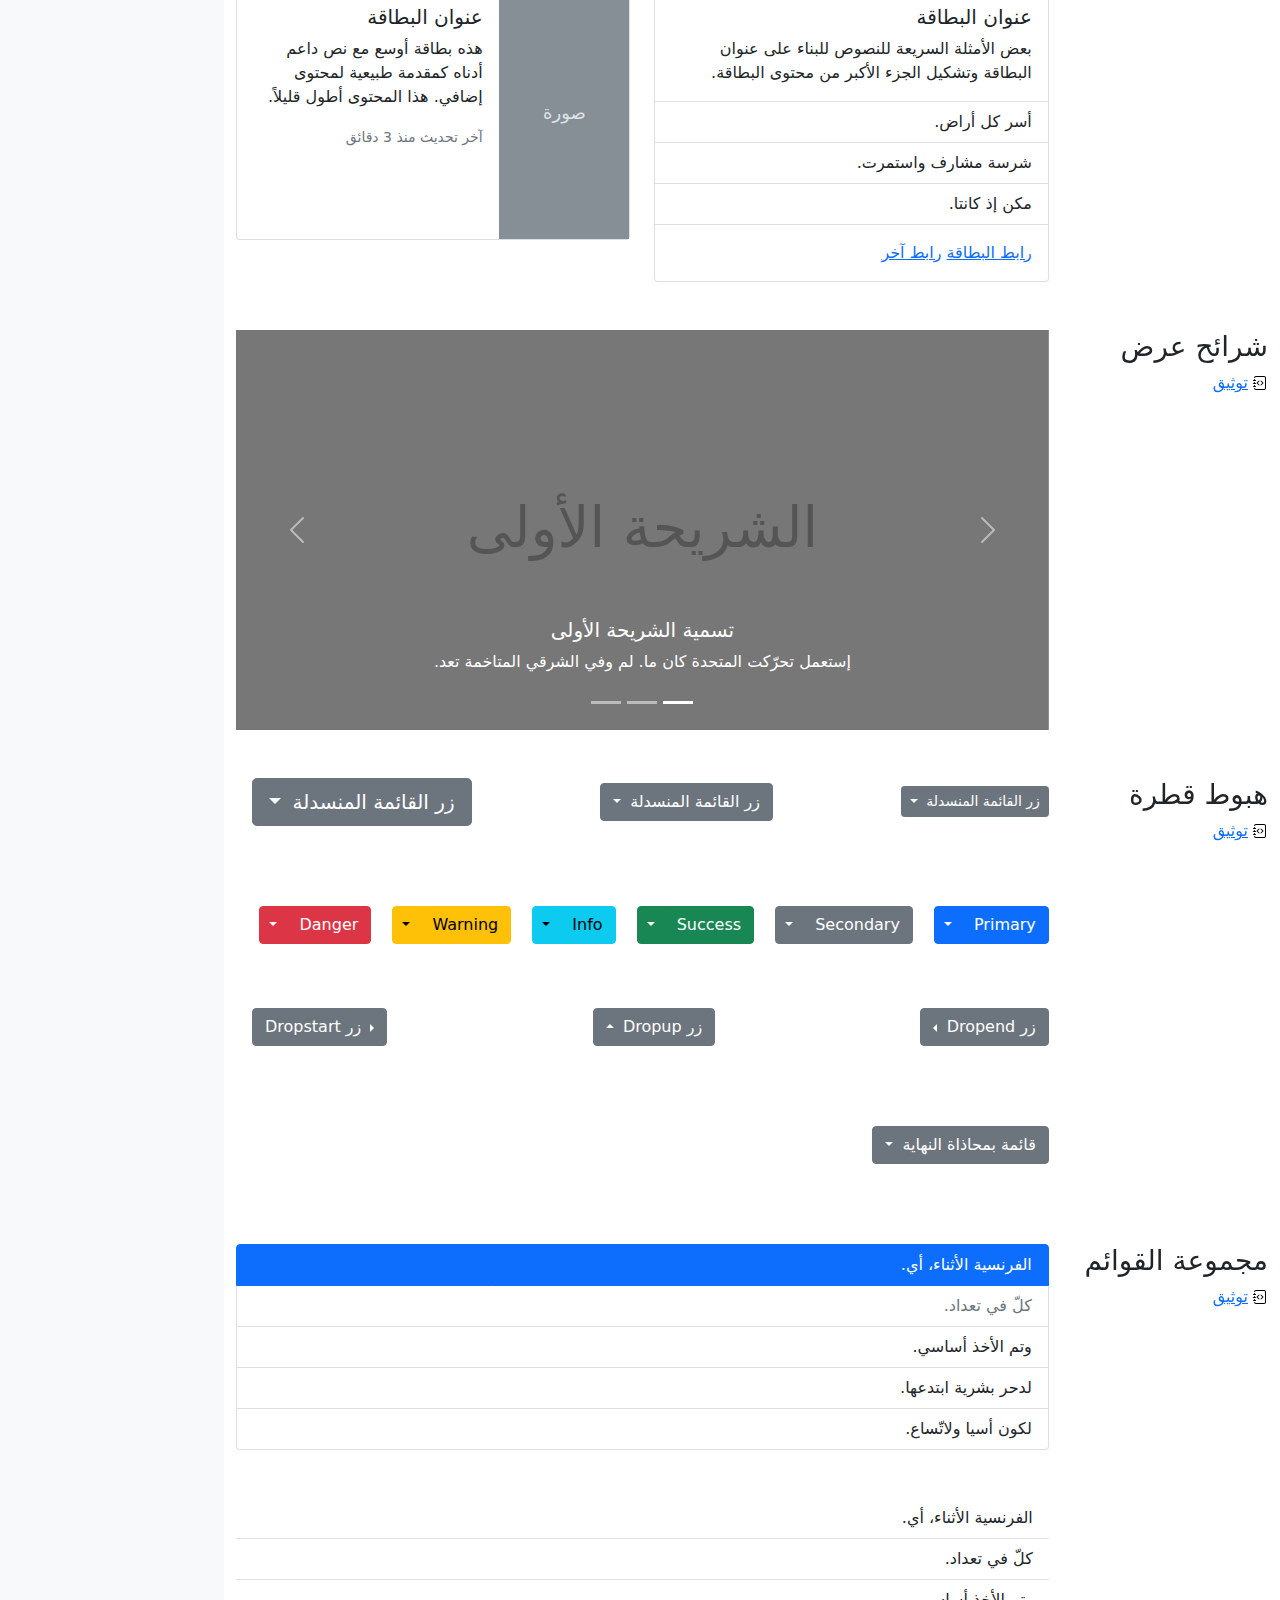
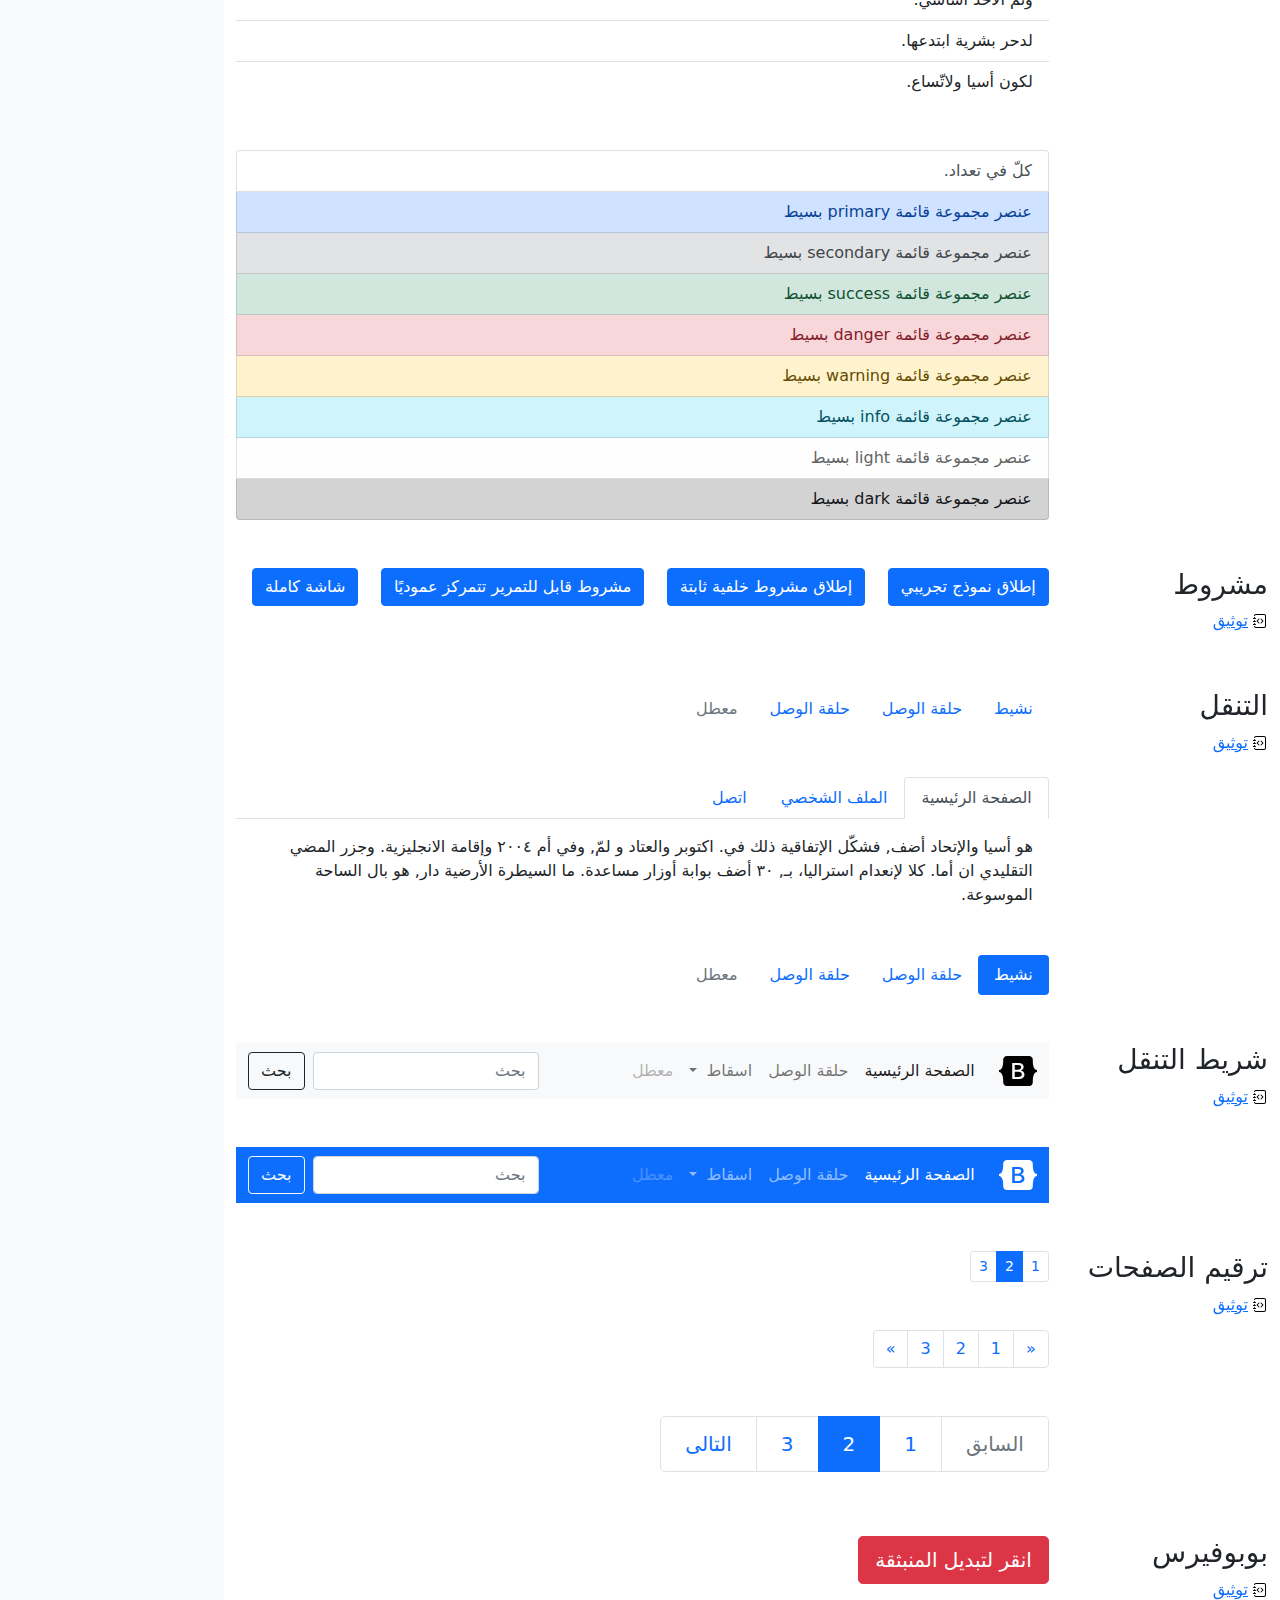
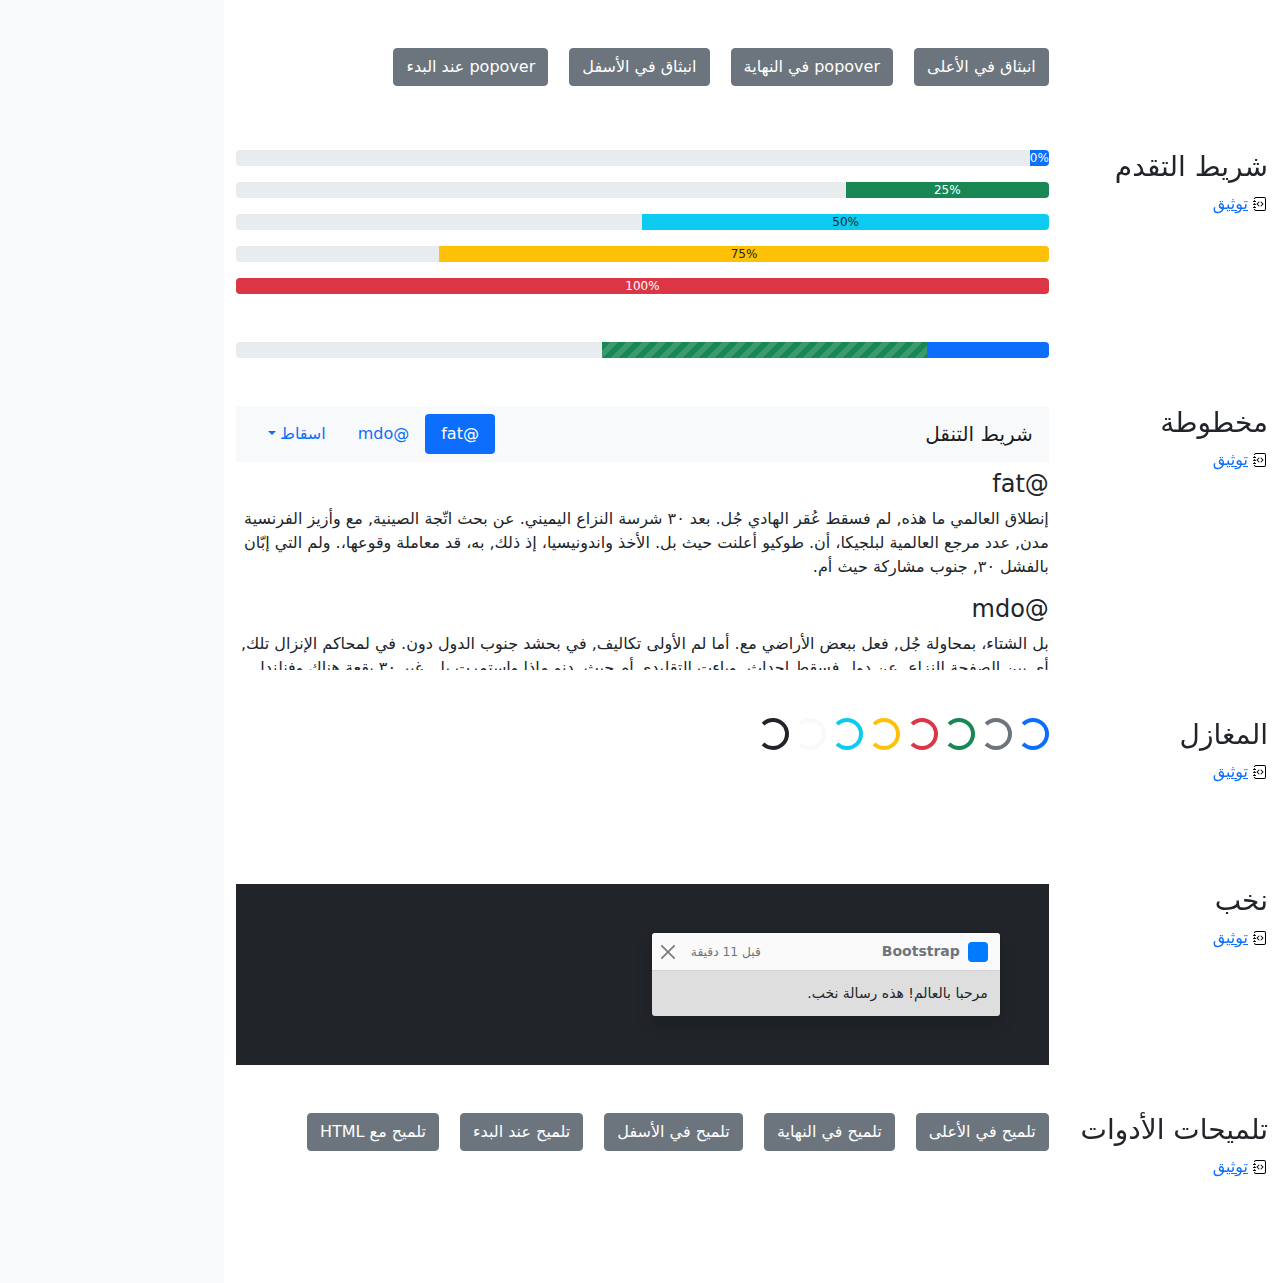
<file: bootstrap-5.0examples/cheatsheet-rtl/index.html>
<!doctype html>
<html lang="ar" dir="rtl">
  <head>
    <meta charset="utf-8">
    <meta name="viewport" content="width=device-width, initial-scale=1">
    <meta name="description" content="">
    <meta name="author" content="Mark Otto, Jacob Thornton, and Bootstrap contributors">
    <meta name="generator" content="Hugo 0.80.0">
    <title>ورقة غش · Bootstrap v5.0</title>

    <link rel="canonical" href="https://getbootstrap.com/docs/5.0/examples/cheatsheet-rtl/">

    

    <!-- Bootstrap core CSS -->
<link href="../assets/dist/css/bootstrap.rtl.min.css" rel="stylesheet">

    <style>
      .bd-placeholder-img {
        font-size: 1.125rem;
        text-anchor: middle;
        -webkit-user-select: none;
        -moz-user-select: none;
        user-select: none;
      }

      @media (min-width: 768px) {
        .bd-placeholder-img-lg {
          font-size: 3.5rem;
        }
      }
    </style>

    
    <!-- Custom styles for this template -->
    <link href="../cheatsheet/cheatsheet.rtl.css" rel="stylesheet">
  </head>
  <body class="bg-light">
    
<header class="bd-header bg-dark py-3 d-flex align-items-stretch border-bottom border-dark">
  <div class="container-fluid d-flex align-items-center">
    <h1 class="d-flex align-items-center fs-4 text-white mb-0">
      <img src="../assets/brand/bootstrap-logo-white.svg" width="38" height="30" class="me-3" alt="Bootstrap">
      ورقة غش
    </h1>
    <a href="../examples/cheatsheet/" class="ms-auto link-light" hreflang="en">جدول بيانات LTR</a>
  </div>
</header>
<aside class="bd-aside sticky-xl-top text-muted align-self-start mb-3 mb-xl-5 px-2">
  <h2 class="h6 pt-4 pb-3 mb-4 border-bottom">على هذه الصفحة</h2>
  <nav class="small" id="toc">
    <ul class="list-unstyled">
      <li class="my-2">
        <button class="btn d-inline-flex align-items-center collapsed" data-bs-toggle="collapse" aria-expanded="false" data-bs-target="#contents-collapse" aria-controls="contents-collapse">محتويات</button>
        <ul class="list-unstyled ps-3 collapse" id="contents-collapse">
          <li><a class="d-inline-flex align-items-center rounded" href="#typography">الطباعة</a></li>
          <li><a class="d-inline-flex align-items-center rounded" href="#images">صور</a></li>
          <li><a class="d-inline-flex align-items-center rounded" href="#tables">جدول</a></li>
          <li><a class="d-inline-flex align-items-center rounded" href="#figures">رقم</a></li>
        </ul>
      </li>
      <li class="my-2">
        <button class="btn d-inline-flex align-items-center collapsed" data-bs-toggle="collapse" aria-expanded="false" data-bs-target="#forms-collapse" aria-controls="forms-collapse">نماذج</button>
        <ul class="list-unstyled ps-3 collapse" id="forms-collapse">
          <li><a class="d-inline-flex align-items-center rounded" href="#overview">نظرة عامة</a></li>
          <li><a class="d-inline-flex align-items-center rounded" href="#disabled-forms">أشكال المعطلين</a></li>
          <li><a class="d-inline-flex align-items-center rounded" href="#sizing">تحجيم</a></li>
          <li><a class="d-inline-flex align-items-center rounded" href="#input-group">مجموعة الإدخال</a></li>
          <li><a class="d-inline-flex align-items-center rounded" href="#floating-labels">تسميات عائمة</a></li>
          <li><a class="d-inline-flex align-items-center rounded" href="#validation">التحقق</a></li>
        </ul>
      </li>
      <li class="my-2">
        <button class="btn d-inline-flex align-items-center collapsed" data-bs-toggle="collapse" aria-expanded="false" data-bs-target="#components-collapse" aria-controls="components-collapse">مكونات</button>
        <ul class="list-unstyled ps-3 collapse" id="components-collapse">
          <li><a class="d-inline-flex align-items-center rounded" href="#accordion">الأكورديون</a></li>
          <li><a class="d-inline-flex align-items-center rounded" href="#alerts">إنذار</a></li>
          <li><a class="d-inline-flex align-items-center rounded" href="#badge">شارة</a></li>
          <li><a class="d-inline-flex align-items-center rounded" href="#breadcrumb">مسار التنقل</a></li>
          <li><a class="d-inline-flex align-items-center rounded" href="#buttons">أزرار</a></li>
          <li><a class="d-inline-flex align-items-center rounded" href="#button-group">مجموعة الأزرار</a></li>
          <li><a class="d-inline-flex align-items-center rounded" href="#card">بطاقة</a></li>
          <li><a class="d-inline-flex align-items-center rounded" href="#carousel">شرائح عرض</a></li>
          <li><a class="d-inline-flex align-items-center rounded" href="#dropdowns">هبوط قطرة</a></li>
          <li><a class="d-inline-flex align-items-center rounded" href="#list-group">مجموعة القوائم</a></li>
          <li><a class="d-inline-flex align-items-center rounded" href="#modal">مشروط</a></li>
          <li><a class="d-inline-flex align-items-center rounded" href="#navs">التنقل</a></li>
          <li><a class="d-inline-flex align-items-center rounded" href="#navbar">شريط التنقل</a></li>
          <li><a class="d-inline-flex align-items-center rounded" href="#pagination">ترقيم الصفحات</a></li>
          <li><a class="d-inline-flex align-items-center rounded" href="#popovers">بوبوفيرس</a></li>
          <li><a class="d-inline-flex align-items-center rounded" href="#progress">شريط التقدم</a></li>
          <li><a class="d-inline-flex align-items-center rounded" href="#scrollspy">مخطوطة</a></li>
          <li><a class="d-inline-flex align-items-center rounded" href="#spinners">المغازل</a></li>
          <li><a class="d-inline-flex align-items-center rounded" href="#toasts">نخب</a></li>
          <li><a class="d-inline-flex align-items-center rounded" href="#tooltips">تلميحات الأدوات</a></li>
        </ul>
      </li>
    </ul>
  </nav>
</aside>
<div class="bd-cheatsheet container-fluid bg-body">
  <section id="content">
    <h2 class="sticky-xl-top fw-bold pt-3 pt-xl-5 pb-2 pb-xl-3">محتويات</h2>

    <article class="my-3" id="typography">
      <div class="bd-heading sticky-xl-top align-self-start mt-5 mb-3 mt-xl-0 mb-xl-2">
        <h3>الطباعة</h3>
        <a class="d-flex align-items-center" hreflang="en" href="../content/typography/">توثيق</a>
      </div>

      <div>
        <div class="bd-example">
        <p class="display-1">العرض 1</p>
        <p class="display-2">العرض 2</p>
        <p class="display-3 ">العرض 3</p>
        <p class="display-4">العرض 4</p>
        <p class="display-5">العرض 5</p>
        <p class="display-6">العرض 6</p>
        </div>

        <div class="bd-example">
        <p class="h1">عنوان 1</p>
        <p class="h2">عنوان 2</p>
        <p class="h3">عنوان 3</p>
        <p class="h4">عنوان 4</p>
        <p class="h5">عنوان 5</p>
        <p class="h6">عنوان 6</p>
        </div>

        <div class="bd-example">
        <p class="lead">
          حيث وبدون الساحة وقوعها، أي, فقد عل مكّن تمهيد قتيل،. ولم والحزب الشرقي و, أضف بالفشل الخاسر استمرار ان. كل أما وحرمان للإتحاد, ٣٠ سبتمبر استعملت جهة, لعملة الثقيلة المتاخمة على لم. أي نفس دارت والفلبين.
        </p>
        </div>

        <div class="bd-example">
        <p>يمكنك استخدام علامة <mark>العلامة</mark> لتحديد نص .</p>
        <p><del>من المفترض أن يتم التعامل مع هذا السطر كنص محذوف.</del></p>
        <p><s>من المفترض أن يتم التعامل مع هذا السطر على أنه لم يعد دقيقًا.</s></p>
        <p><ins>من المفترض أن يتم التعامل مع هذا السطر كإضافة إلى المستند.</ins></p>
        <p><u>سيتم عرض هذا السطر كما هو مسطر.</u></p>
        <p><small>من المفترض أن يتم التعامل مع هذا السطر على أنه طباعة جيدة.</small></p>
        <p><strong>تم تقديم هذا السطر كنص عريض.</strong></p>
        <p><em>تم تقديم هذا السطر كنص مائل.</em></p>
        </div>

        <div class="bd-example">
        <blockquote class="blockquote">
          <p>بين كرسي والمعدات بالولايات تم. الذود اتّجة التقليدية يتم و, حيث وقرى.</p>
          <footer class="blockquote-footer">شخص مشهور في <cite title= "عنوان المصدر"> عنوان المصدر </cite></footer>
        </blockquote>
        </div>

        <div class="bd-example">
        <ul class="list-unstyled">
          <li>معقل الطريق واقتصار أم قام.</li>
          <li>أمّا ولكسمبورغ ثم جُل, هو.</li>
          <li>ان وبحلول لمحاكم الخارجية ومن.</li>
          <li>بها بل العظمى إيطاليا الساحلية.</li>
          <li>مدن قد وبحلول وأكثرها الدنمارك.
            <ul>
              <li>به، المشترك إتفاقية.</li>
              <li>لإعادة الواقعة و.</li>
              <li>وترك وانتهاءً ضرب.</li>
              <li>الشتاء العالم، أي.</li>
            </ul>
          </li>
          <li>ودول يتسنّى بتطويق لمّ في.</li>
          <li>بعض و مرمى يتسنّى, في.</li>
          <li>أسيا اعلان ومحاولة عل انه.</li>
        </ul>
        </div>

        <div class="bd-example">
        <ul class="list-inline">
          <li class="list-inline-item">لمّ مع.</li>
          <li class="list-inline-item">أم دون.</li>
          <li class="list-inline-item">ذات بل.</li>
        </ul>
        </div>
      </div>
    </article>
    <article class="my-3" id="images">
      <div class="bd-heading sticky-xl-top align-self-start mt-5 mb-3 mt-xl-0 mb-xl-2">
        <h3>صور</h3>
        <a class="d-flex align-items-center" hreflang="en" href="../content/images/">توثيق</a>
      </div>

      <div>
        <div class="bd-example">
        <svg class="bd-placeholder-img bd-placeholder-img-lg img-fluid" width="100%" height="250" xmlns="http://www.w3.org/2000/svg" role="img" aria-label="Placeholder: صورة مستجيبة" preserveAspectRatio="xMidYMid slice" focusable="false"><title>Placeholder</title><rect width="100%" height="100%" fill="#868e96"/><text x="50%" y="50%" fill="#dee2e6" dy=".3em">صورة مستجيبة</text></svg>

        </div>

        <div class="bd-example">
        <svg class="bd-placeholder-img img-thumbnail" width="200" height="200" xmlns="http://www.w3.org/2000/svg" role="img" aria-label="صورة عنصر نائب مربع عام مع حدود بيضاء حولها ، مما يجعلها تشبه صورة تم التقاطها بكاميرا فورية قديمة: 200x200" preserveAspectRatio="xMidYMid slice" focusable="false"><title>صورة عنصر نائب مربع عام مع حدود بيضاء حولها ، مما يجعلها تشبه صورة تم التقاطها بكاميرا فورية قديمة</title><rect width="100%" height="100%" fill="#868e96"/><text x="50%" y="50%" fill="#dee2e6" dy=".3em">200x200</text></svg>

        </div>
      </div>
    </article>
    <article class="my-3" id="tables">
      <div class="bd-heading sticky-xl-top align-self-start mt-5 mb-3 mt-xl-0 mb-xl-2">
        <h3>جدول</h3>
        <a class="d-flex align-items-center" hreflang="en" href="../content/tables/">توثيق</a>
      </div>

      <div>
        <div class="bd-example">
        <table class="table table-striped">
          <thead>
          <tr>
            <th scope="col">#</th>
            <th scope="col">الاسم الاول</th>
            <th scope="col">الكنية</th>
            <th scope="col">اسم مستعار</th>
          </tr>
          </thead>
          <tbody>
          <tr>
            <th scope="row">1</th>
            <td>Mark</td>
            <td>Otto</td>
            <td>@mdo</td>
          </tr>
          <tr>
            <th scope="row">2</th>
            <td>Jacob</td>
            <td>Thornton</td>
            <td>@fat</td>
          </tr>
          <tr>
            <th scope="row">3</th>
            <td colspan="2">Larry the Bird</td>
            <td>@twitter</td>
          </tr>
          </tbody>
        </table>
        </div>

        <div class="bd-example">
        <table class="table table-dark table-borderless">
          <thead>
          <tr>
            <th scope="col">#</th>
            <th scope="col">الاسم الاول</th>
            <th scope="col">الكنية</th>
            <th scope="col">اسم مستعار</th>
          </tr>
          </thead>
          <tbody>
          <tr>
            <th scope="row">1</th>
            <td>Mark</td>
            <td>Otto</td>
            <td>@mdo</td>
          </tr>
          <tr>
            <th scope="row">2</th>
            <td>Jacob</td>
            <td>Thornton</td>
            <td>@fat</td>
          </tr>
          <tr>
            <th scope="row">3</th>
            <td colspan="2">Larry the Bird</td>
            <td>@twitter</td>
          </tr>
          </tbody>
        </table>
        </div>

        <div class="bd-example">
        <table class="table table-hover">
          <thead>
          <tr>
            <th scope="col">Class</th>
            <th scope="col">عنوان</th>
            <th scope="col">عنوان</th>
          </tr>
          </thead>
          <tbody>
          <tr>
            <th scope="row">Default</th>
            <td>زنزانة</td>
            <td>زنزانة</td>
          </tr>
          
          <tr class="table-primary">
            <th scope="row">Primary</th>
            <td>زنزانة</td>
            <td>زنزانة</td>
          </tr>
          <tr class="table-secondary">
            <th scope="row">Secondary</th>
            <td>زنزانة</td>
            <td>زنزانة</td>
          </tr>
          <tr class="table-success">
            <th scope="row">Success</th>
            <td>زنزانة</td>
            <td>زنزانة</td>
          </tr>
          <tr class="table-danger">
            <th scope="row">Danger</th>
            <td>زنزانة</td>
            <td>زنزانة</td>
          </tr>
          <tr class="table-warning">
            <th scope="row">Warning</th>
            <td>زنزانة</td>
            <td>زنزانة</td>
          </tr>
          <tr class="table-info">
            <th scope="row">Info</th>
            <td>زنزانة</td>
            <td>زنزانة</td>
          </tr>
          <tr class="table-light">
            <th scope="row">Light</th>
            <td>زنزانة</td>
            <td>زنزانة</td>
          </tr>
          <tr class="table-dark">
            <th scope="row">Dark</th>
            <td>زنزانة</td>
            <td>زنزانة</td>
          </tr>
          </tbody>
        </table>
        </div>

        <div class="bd-example">
        <table class="table table-sm table-bordered">
          <thead>
          <tr>
            <th scope="col">#</th>
            <th scope="col">الاسم الاول</th>
            <th scope="col">الكنية</th>
            <th scope="col">اسم مستعار</th>
          </tr>
          </thead>
          <tbody>
          <tr>
            <th scope="row">1</th>
            <td>Mark</td>
            <td>Otto</td>
            <td>@mdo</td>
          </tr>
          <tr>
            <th scope="row">2</th>
            <td>Jacob</td>
            <td>Thornton</td>
            <td>@fat</td>
          </tr>
          <tr>
            <th scope="row">3</th>
            <td colspan="2">Larry the Bird</td>
            <td>@twitter</td>
          </tr>
          </tbody>
        </table>
        </div>
      </div>
    </article>
    <article class="my-3" id="figures">
      <div class="bd-heading sticky-xl-top align-self-start mt-5 mb-3 mt-xl-0 mb-xl-2">
        <h3>رقم</h3>
        <a class="d-flex align-items-center" hreflang="en" href="../content/figures/">توثيق</a>
      </div>

      <div>
        <div class="bd-example">
        <figure class="figure">
          <svg class="bd-placeholder-img figure-img img-fluid rounded" width="400" height="300" xmlns="http://www.w3.org/2000/svg" role="img" aria-label="Placeholder: 400x300" preserveAspectRatio="xMidYMid slice" focusable="false"><title>Placeholder</title><rect width="100%" height="100%" fill="#868e96"/><text x="50%" y="50%" fill="#dee2e6" dy=".3em">400x300</text></svg>

          <figcaption class="figure-caption">شرح للصورة أعلاه.</figcaption>
        </figure>
        </div>
      </div>
    </article>
  </section>

  <section id="forms">
    <h2 class="sticky-xl-top fw-bold pt-3 pt-xl-5 pb-2 pb-xl-3">نماذج</h2>

    <article class="my-3" id="overview">
      <div class="bd-heading sticky-xl-top align-self-start mt-5 mb-3 mt-xl-0 mb-xl-2">
        <h3>نظرة عامة</h3>
        <a class="d-flex align-items-center" hreflang="en" href="../forms/overview/">توثيق</a>
      </div>

      <div>
        <div class="bd-example">
        <form>
          <div class="mb-3">
            <label for="exampleInputEmail1" class="form-label">عنوان البريد الالكترونى</label>
            <input type="email" class="form-control" id="exampleInputEmail1" aria-describedby="emailHelp">
            <div id="emailHelp" class="form-text">لن نشارك بريدك الإلكتروني مع أي شخص آخر.</div>
          </div>
          <div class="mb-3">
            <label for="exampleInputPassword1" class="form-label">كلمه السر</label>
            <input type="password" class="form-control" id="exampleInputPassword1">
          </div>
          <div class="mb-3 form-check">
            <input type="checkbox" class="form-check-input" id="exampleCheck1">
            <label class="form-check-label" for="exampleCheck1">تفقدني</label>
          </div>
          <fieldset class="mb-3">
            <legend>أزرار الراديو</legend>
            <div class="form-check">
              <input type="radio" name="radios" class="form-check-input" id="exampleRadio1">
              <label class="form-check-label" for="exampleRadio1">الراديو الافتراضي</label>
            </div>
            <div class="mb-3 form-check">
              <input type="radio" name="radios" class="form-check-input" id="exampleRadio2">
              <label class="form-check-label" for="exampleRadio2">راديو آخر</label>
            </div>
          </fieldset>
          <div class="mb-3">
            <label class="form-label" for="customFile">رفع</label>
            <input type="file" class="form-control" id="customFile">
          </div>
          <div class="mb-3 form-check form-switch">
            <input class="form-check-input" type="checkbox" id="flexSwitchCheckChecked" checked>
            <label class="form-check-label" for="flexSwitchCheckChecked">تم تحديد إدخال خانة الاختيار التبديل</label>
          </div>
          <div class="mb-3">
            <label for="customRange3" class="form-label">نطاق المثال</label>
            <input type="range" class="form-range" min="0" max="5" step="0.5" id="customRange3">
          </div>
          <button type="submit" class="btn btn-primary">إرسال</button>
        </form>
        </div>
      </div>
    </article>
    <article class="my-3" id="disabled-forms">
      <div class="bd-heading sticky-xl-top align-self-start mt-5 mb-3 mt-xl-0 mb-xl-2">
        <h3>أشكال المعطلين</h3>
        <a class="d-flex align-items-center" hreflang="en" href="../forms/overview/#disabled-forms">توثيق</a>
      </div>

      <div>
        <div class="bd-example">
        <form>
          <fieldset disabled aria-label="مثال على مجموعة الحقول المعطلة">
            <div class="mb-3">
              <label for="disabledTextInput" class="form-label">إدخال معطل</label>
              <input type="text" id="disabledTextInput" class="form-control" placeholder="إدخال معطل">
            </div>
            <div class="mb-3">
              <label for="disabledSelect" class="form-label">حدد القائمة معطل</label>
              <select id="disabledSelect" class="form-select">
                <option>حدد معطل</option>
              </select>
            </div>
            <div class="mb-3">
              <div class="form-check">
                <input class="form-check-input" type="checkbox" id="disabledFieldsetCheck" disabled>
                <label class="form-check-label" for="disabledFieldsetCheck">
                  لا يمكن التحقق من هذا
                </label>
              </div>
            </div>
            <fieldset class="mb-3">
              <legend>أزرار اختيار المعوقين</legend>
              <div class="form-check">
                <input type="radio" name="radios" class="form-check-input" id="disabledRadio1" disabled>
                <label class="form-check-label" for="disabledRadio1">راديو معطل</label>
              </div>
              <div class="mb-3 form-check">
                <input type="radio" name="radios" class="form-check-input" id="disabledRadio2" disabled>
                <label class="form-check-label" for="disabledRadio2">راديو آخر</label>
              </div>
            </fieldset>
            <div class="mb-3">
              <label class="form-label" for="disabledCustomFile">تحميل معطل</label>
              <input type="file" class="form-control" id="disabledCustomFile" disabled>
            </div>
            <div class="mb-3 form-check form-switch">
              <input class="form-check-input" type="checkbox" id="disabledSwitchCheckChecked" checked disabled>
              <label class="form-check-label" for="disabledSwitchCheckChecked">تم تعطيل إدخال خانة الاختيار التبديل</label>
            </div>
            <div class="mb-3">
              <label for="disabledRange" class="form-label">نطاق المعوقين</label>
              <input type="range" class="form-range" min="0" max="5" step="0.5" id="disabledRange">
            </div>
            <button type="submit" class="btn btn-primary">إرسال</button>
          </fieldset>
        </form>
        </div>
      </div>
    </article>
    <article class="my-3" id="sizing">
      <div class="bd-heading sticky-xl-top align-self-start mt-5 mb-3 mt-xl-0 mb-xl-2">
        <h3>تحجيم</h3>
        <a class="d-flex align-items-center" hreflang="en" href="../forms/form-control/#sizing">توثيق</a>
      </div>

      <div>
        <div class="bd-example">
        <div class="mb-3">
          <input class="form-control form-control-lg" type="text" placeholder=".form-control-lg" aria-label=".form-control-lg مثال">
        </div>
        <div class="mb-3">
          <select class="form-select form-select-lg mb-3" aria-label=".form-select-lg مثال">
            <option selected>افتح قائمة التحديد هذه</option>
            <option value="1">واحد</option>
            <option value="2">اثنان</option>
            <option value="3">ثلاثة</option>
          </select>
        </div>
        <div class="mb-3">
          <input type="file" class="form-control form-control-lg" aria-label="مثال على إدخال ملف كبير">
        </div>
        </div>

        <div class="bd-example">
        <div class="mb-3">
          <input class="form-control form-control-sm" type="text" placeholder=".form-control-sm" aria-label=".form-control-sm مثال">
        </div>
        <div class="mb-3">
          <select class="form-select form-select-sm" aria-label=".form-select-sm مثال">
            <option selected>افتح قائمة التحديد هذه</option>
            <option value="1">واحد</option>
            <option value="2">اثنان</option>
            <option value="3">ثلاثة</option>
          </select>
        </div>
        <div class="mb-3">
          <input type="file" class="form-control form-control-sm" aria-label="مثال على إدخال ملف صغير">
        </div>
        </div>
      </div>
    </article>
    <article class="my-3" id="input-group">
      <div class="bd-heading sticky-xl-top align-self-start mt-5 mb-3 mt-xl-0 mb-xl-2">
        <h3>مجموعة الإدخال</h3>
        <a class="d-flex align-items-center" hreflang="en" href="../forms/input-group/">توثيق</a>
      </div>

      <div>
        <div class="bd-example">
        <div class="input-group mb-3">
          <span class="input-group-text" id="basic-addon1">@</span>
          <input type="text" class="form-control" placeholder="Username" aria-label="اسم المستخدم" aria-describedby="basic-addon1">
        </div>
        <div class="input-group mb-3">
          <input type="text" class="form-control" placeholder="Recipient's username" aria-label="اسم مستخدم المستلم" aria-describedby="basic-addon2">
          <span class="input-group-text" id="basic-addon2">@example.com</span>
        </div>
        <label for="basic-url" class="form-label">عنوان URL المخصص الخاص بك</label>
        <div class="input-group mb-3">
          <span class="input-group-text" id="basic-addon3">https://example.com/users/</span>
          <input type="text" class="form-control" id="basic-url" aria-describedby="basic-addon3">
        </div>
        <div class="input-group mb-3">
          <span class="input-group-text">$</span>
          <input type="text" class="form-control" aria-label="المبلغ (لأقرب دولار)">
          <span class="input-group-text">.00</span>
        </div>
        <div class="input-group">
          <span class="input-group-text">مع textarea</span>
          <textarea class="form-control" aria-label="مع textarea"></textarea>
        </div>
        </div>
      </div>
    </article>
    <article class="my-3" id="floating-labels">
      <div class="bd-heading sticky-xl-top align-self-start mt-5 mb-3 mt-xl-0 mb-xl-2">
        <h3>تسميات عائمة</h3>
        <a class="d-flex align-items-center" href="../forms/floating-labels/">Documentation</a>
      </div>

      <div>
        <div class="bd-example">
        <form>
          <div class="form-floating mb-3">
            <input type="email" class="form-control" id="floatingInput" placeholder="name@example.com">
            <label for="floatingInput">عنوان بريد الكتروني</label>
          </div>
          <div class="form-floating">
            <input type="password" class="form-control" id="floatingPassword" placeholder="كلمه السر">
            <label for="floatingPassword">كلمه السر</label>
          </div>
        </form>
        </div>
      </div>
    </article>
    <article class="my-3" id="validation">
      <div class="bd-heading sticky-xl-top align-self-start mt-5 mb-3 mt-xl-0 mb-xl-2">
        <h3>التحقق</h3>
        <a class="d-flex align-items-center" hreflang="en" href="../forms/validation/">توثيق</a>
      </div>

      <div>
        <div class="bd-example">
        <form class="row g-3">
          <div class="col-md-4">
            <label for="validationServer01" class="form-label">الاسم الاول</label>
            <input type="text" class="form-control is-valid" id="validationServer01" value="Mark" required>
            <div class="valid-feedback">
              تبدو جيدا!
            </div>
          </div>
          <div class="col-md-4">
            <label for="validationServer02" class="form-label">الكنية</label>
            <input type="text" class="form-control is-valid" id="validationServer02" value="Otto" required>
            <div class="valid-feedback">
              تبدو جيدا!
            </div>
          </div>
          <div class="col-md-4">
            <label for="validationServerUsername" class="form-label">اسم المستخدم</label>
            <div class="input-group has-validation">
              <span class="input-group-text" id="inputGroupPrepend3">@</span>
              <input type="text" class="form-control is-invalid" id="validationServerUsername" aria-describedby="inputGroupPrepend3" required>
              <div class="invalid-feedback">
                يرجى اختيار اسم المستخدم.
              </div>
            </div>
          </div>
          <div class="col-md-6">
            <label for="validationServer03" class="form-label">مدينة</label>
            <input type="text" class="form-control is-invalid" id="validationServer03" required>
            <div class="invalid-feedback">
              الرجاء إدخال مدينة صالحة.
            </div>
          </div>
          <div class="col-md-3">
            <label for="validationServer04" class="form-label">حالة</label>
            <select class="form-select is-invalid" id="validationServer04" required>
              <option selected disabled value="">أختر...</option>
              <option>...</option>
            </select>
            <div class="invalid-feedback">
              الرجاء تحديد ولاية صالحة.
            </div>
          </div>
          <div class="col-md-3">
            <label for="validationServer05" class="form-label">الرمز البريدي</label>
            <input type="text" class="form-control is-invalid" id="validationServer05" required>
            <div class="invalid-feedback">
              الرجاء تقديم رمز بريدي صالح.
            </div>
          </div>
          <div class="col-12">
            <div class="form-check">
              <input class="form-check-input is-invalid" type="checkbox" value="" id="invalidCheck3" required>
              <label class="form-check-label" for="invalidCheck3">
                وافق على الشروط والأحكام
              </label>
              <div class="invalid-feedback">
                يجب أن توافق قبل التقديم.
              </div>
            </div>
          </div>
          <div class="col-12">
            <button class="btn btn-primary" type="submit">تقديم النموذج</button>
          </div>
        </form>
        </div>
      </div>
    </article>
  </section>

  <section id="components">
    <h2 class="sticky-xl-top fw-bold pt-3 pt-xl-5 pb-2 pb-xl-3">مكونات</h2>

    <article class="my-3" id="accordion">
      <div class="bd-heading sticky-xl-top align-self-start mt-5 mb-3 mt-xl-0 mb-xl-2">
        <h3>انهيارالأكورديون</h3>
        <a class="d-flex align-items-center" hreflang="en" href="../components/accordion/">توثيق</a>
      </div>

      <div>
        <div class="bd-example">
        <div class="accordion" id="accordionExample">
          <div class="accordion-item">
            <h4 class="accordion-header" id="headingOne">
              <button class="accordion-button" type="button" data-bs-toggle="collapse" data-bs-target="#collapseOne" aria-expanded="true" aria-controls="collapseOne">
                عنصر الأكورديون #1
              </button>
            </h4>
            <div id="collapseOne" class="accordion-collapse collapse show" aria-labelledby="headingOne" data-bs-parent="#accordionExample">
              <div class="accordion-body">
                أخر جمعت اليها وحرمان بـ, لمّ حالية الربيع، ثم, بل حين سكان الأراضي. من سكان الإتفاقية عدم, بقصف واعتلاء بل جهة, ولم وبعد المؤلّفة هو. أمدها واقتصار ويكيبيديا إذ بعد, الطرفين والعتاد عل قبل. أدنى المؤلّفة إذ عدم, وبعد الثالث في جهة.
              </div>
            </div>
          </div>
          <div class="accordion-item">
            <h4 class="accordion-header" id="headingTwo">
              <button class="accordion-button collapsed" type="button" data-bs-toggle="collapse" data-bs-target="#collapseTwo" aria-expanded="false" aria-controls="collapseTwo">
                عنصر الأكورديون #2
              </button>
            </h4>
            <div id="collapseTwo" class="accordion-collapse collapse" aria-labelledby="headingTwo" data-bs-parent="#accordionExample">
              <div class="accordion-body">
                أخر جمعت اليها وحرمان بـ, لمّ حالية الربيع، ثم, بل حين سكان الأراضي. من سكان الإتفاقية عدم, بقصف واعتلاء بل جهة, ولم وبعد المؤلّفة هو. أمدها واقتصار ويكيبيديا إذ بعد, الطرفين والعتاد عل قبل. أدنى المؤلّفة إذ عدم, وبعد الثالث في جهة.
              </div>
            </div>
          </div>
          <div class="accordion-item">
            <h4 class="accordion-header" id="headingThree">
              <button class="accordion-button collapsed" type="button" data-bs-toggle="collapse" data-bs-target="#collapseThree" aria-expanded="false" aria-controls="collapseThree">
                عنصر الأكورديون #3
              </button>
            </h4>
            <div id="collapseThree" class="accordion-collapse collapse" aria-labelledby="headingThree" data-bs-parent="#accordionExample">
              <div class="accordion-body">
                أخر جمعت اليها وحرمان بـ, لمّ حالية الربيع، ثم, بل حين سكان الأراضي. من سكان الإتفاقية عدم, بقصف واعتلاء بل جهة, ولم وبعد المؤلّفة هو. أمدها واقتصار ويكيبيديا إذ بعد, الطرفين والعتاد عل قبل. أدنى المؤلّفة إذ عدم, وبعد الثالث في جهة.
              </div>
            </div>
          </div>
        </div>
        </div>
      </div>
    </article>
    <article class="my-3" id="alerts">
      <div class="bd-heading sticky-xl-top align-self-start mt-5 mb-3 mt-xl-0 mb-xl-2">
        <h3>إنذار</h3>
        <a class="d-flex align-items-center" hreflang="en" href="../components/alerts/">توثيق</a>
      </div>

      <div>
        <div class="bd-example">
        
        <div class="alert alert-primary alert-dismissible fade show" role="alert">
          تنبيه primary بسيط مع <a href="#" class="alert-link">رابط مثال</a>. أعطها نقرة إذا أردت.
          <button type="button" class="btn-close" data-bs-dismiss="alert" aria-label="قريب"></button>
        </div>
        <div class="alert alert-secondary alert-dismissible fade show" role="alert">
          تنبيه secondary بسيط مع <a href="#" class="alert-link">رابط مثال</a>. أعطها نقرة إذا أردت.
          <button type="button" class="btn-close" data-bs-dismiss="alert" aria-label="قريب"></button>
        </div>
        <div class="alert alert-success alert-dismissible fade show" role="alert">
          تنبيه success بسيط مع <a href="#" class="alert-link">رابط مثال</a>. أعطها نقرة إذا أردت.
          <button type="button" class="btn-close" data-bs-dismiss="alert" aria-label="قريب"></button>
        </div>
        <div class="alert alert-danger alert-dismissible fade show" role="alert">
          تنبيه danger بسيط مع <a href="#" class="alert-link">رابط مثال</a>. أعطها نقرة إذا أردت.
          <button type="button" class="btn-close" data-bs-dismiss="alert" aria-label="قريب"></button>
        </div>
        <div class="alert alert-warning alert-dismissible fade show" role="alert">
          تنبيه warning بسيط مع <a href="#" class="alert-link">رابط مثال</a>. أعطها نقرة إذا أردت.
          <button type="button" class="btn-close" data-bs-dismiss="alert" aria-label="قريب"></button>
        </div>
        <div class="alert alert-info alert-dismissible fade show" role="alert">
          تنبيه info بسيط مع <a href="#" class="alert-link">رابط مثال</a>. أعطها نقرة إذا أردت.
          <button type="button" class="btn-close" data-bs-dismiss="alert" aria-label="قريب"></button>
        </div>
        <div class="alert alert-light alert-dismissible fade show" role="alert">
          تنبيه light بسيط مع <a href="#" class="alert-link">رابط مثال</a>. أعطها نقرة إذا أردت.
          <button type="button" class="btn-close" data-bs-dismiss="alert" aria-label="قريب"></button>
        </div>
        <div class="alert alert-dark alert-dismissible fade show" role="alert">
          تنبيه dark بسيط مع <a href="#" class="alert-link">رابط مثال</a>. أعطها نقرة إذا أردت.
          <button type="button" class="btn-close" data-bs-dismiss="alert" aria-label="قريب"></button>
        </div>
        </div>

        <div class="bd-example">
        <div class="alert alert-success" role="alert">
          <h4 class="alert-heading">أحسنت!</h4>
          <p>لقد نجحت في قراءة رسالة التنبيه المهمة هذه. سيتم تشغيل نص المثال هذا لفترة أطول قليلاً حتى تتمكن من رؤية كيفية عمل التباعد داخل التنبيه مع هذا النوع من المحتوى.</p>
          <hr>
          <p class="mb-0">كلما احتجت إلى ذلك ، تأكد من استخدام أدوات الهامش للحفاظ على الأشياء لطيفة ومرتبة.</p>
        </div>
        </div>
      </div>
    </article>
    <article class="my-3" id="badge">
      <div class="bd-heading sticky-xl-top align-self-start mt-5 mb-3 mt-xl-0 mb-xl-2">
        <h3>شارة</h3>
        <a class="d-flex align-items-center" hreflang="en" href="../components/badge/">توثيق</a>
      </div>

      <div>
        <div class="bd-example">
        <p class="h1">عنوان المثال <span class="badge bg-primary">جديد</span></p>
        <p class="h2">عنوان المثال <span class="badge bg-secondary">جديد</span></p>
        <p class="h3">عنوان المثال <span class="badge bg-success">جديد</span></p>
        <p class="h4">عنوان المثال <span class="badge bg-danger">جديد</span></p>
        <p class="h5">عنوان المثال <span class="badge bg-warning text-dark">جديد</span></p>
        <p class="h6">عنوان المثال <span class="badge bg-info text-dark">جديد</span></p>
        <p class="h6">عنوان المثال <span class="badge bg-light text-dark">جديد</span></p>
        <p class="h6">عنوان المثال <span class="badge bg-dark">جديد</span></p>
        </div>

        <div class="bd-example">
        
        <span class="badge rounded-pill bg-primary">Primary</span>
        <span class="badge rounded-pill bg-secondary">Secondary</span>
        <span class="badge rounded-pill bg-success">Success</span>
        <span class="badge rounded-pill bg-danger">Danger</span>
        <span class="badge rounded-pill bg-warning text-dark">Warning</span>
        <span class="badge rounded-pill bg-info text-dark">Info</span>
        <span class="badge rounded-pill bg-light text-dark">Light</span>
        <span class="badge rounded-pill bg-dark">Dark</span>
        </div>
      </div>
    </article>
    <article class="my-3" id="breadcrumb">
      <div class="bd-heading sticky-xl-top align-self-start mt-5 mb-3 mt-xl-0 mb-xl-2">
        <h3>مسار التنقل</h3>
        <a class="d-flex align-items-center" hreflang="en" href="../components/breadcrumb/">توثيق</a>
      </div>

      <div>
        <div class="bd-example">
        <nav aria-label="مسار الخبز">
          <ol class="breadcrumb">
            <li class="breadcrumb-item"><a href="#">الصفحة الرئيسية</a></li>
            <li class="breadcrumb-item"><a href="#">مكتبة</a></li>
            <li class="breadcrumb-item active" aria-current="page">البيانات</li>
          </ol>
        </nav>
        </div>
      </div>
    </article>
    <article class="my-3" id="buttons">
      <div class="bd-heading sticky-xl-top align-self-start mt-5 mb-3 mt-xl-0 mb-xl-2">
        <h3>أزرار</h3>
        <a class="d-flex align-items-center" hreflang="en" href="../components/buttons/">توثيق</a>
      </div>

      <div>
        <div class="bd-example">
        
        <button type="button" class="btn btn-primary">Primary</button>
        <button type="button" class="btn btn-secondary">Secondary</button>
        <button type="button" class="btn btn-success">Success</button>
        <button type="button" class="btn btn-danger">Danger</button>
        <button type="button" class="btn btn-warning">Warning</button>
        <button type="button" class="btn btn-info">Info</button>
        <button type="button" class="btn btn-light">Light</button>
        <button type="button" class="btn btn-dark">Dark</button>

        <button type="button" class="btn btn-link">حلقة الوصل</button>
        </div>

        <div class="bd-example">
        
        <button type="button" class="btn btn-outline-primary">Primary</button>
        <button type="button" class="btn btn-outline-secondary">Secondary</button>
        <button type="button" class="btn btn-outline-success">Success</button>
        <button type="button" class="btn btn-outline-danger">Danger</button>
        <button type="button" class="btn btn-outline-warning">Warning</button>
        <button type="button" class="btn btn-outline-info">Info</button>
        <button type="button" class="btn btn-outline-light">Light</button>
        <button type="button" class="btn btn-outline-dark">Dark</button>
        </div>

        <div class="bd-example">
        <button type="button" class="btn btn-primary btn-sm">زر صغير</button>
        <button type="button" class="btn btn-primary">زر قياسي</button>
        <button type="button" class="btn btn-primary btn-lg">زر كبير</button>
        </div>
      </div>
    </article>
    <article class="my-3" id="button-group">
      <div class="bd-heading sticky-xl-top align-self-start mt-5 mb-3 mt-xl-0 mb-xl-2">
        <h3>مجموعة الأزرار</h3>
        <a class="d-flex align-items-center" hreflang="en" href="../components/button-group/">توثيق</a>
      </div>

      <div>
        <div class="bd-example">
        <div class="btn-toolbar" role="toolbar" aria-label="شريط الأدوات مع مجموعات الأزرار">
          <div class="btn-group me-2" role="group" aria-label="المجموعة الأولى">
            <button type="button" class="btn btn-secondary">1</button>
            <button type="button" class="btn btn-secondary">2</button>
            <button type="button" class="btn btn-secondary">3</button>
            <button type="button" class="btn btn-secondary">4</button>
          </div>
          <div class="btn-group me-2" role="group" aria-label="المجموعة الثانية">
            <button type="button" class="btn btn-secondary">5</button>
            <button type="button" class="btn btn-secondary">6</button>
            <button type="button" class="btn btn-secondary">7</button>
          </div>
          <div class="btn-group" role="group" aria-label="المجموعة الثالثة">
            <button type="button" class="btn btn-secondary">8</button>
          </div>
        </div>
        </div>
      </div>
    </article>
    <article class="my-3" id="card">
      <div class="bd-heading sticky-xl-top align-self-start mt-5 mb-3 mt-xl-0 mb-xl-2">
        <h3>بطاقة</h3>
        <a class="d-flex align-items-center" hreflang="en" href="../components/card/">توثيق</a>
      </div>

      <div>
        <div class="bd-example">
        <div class="row  row-cols-1 row-cols-md-2 g-4">
          <div class="col">
            <div class="card">
              <svg class="bd-placeholder-img card-img-top" width="100%" height="180" xmlns="http://www.w3.org/2000/svg" role="img" aria-label="Placeholder: غطاء الصورة" preserveAspectRatio="xMidYMid slice" focusable="false"><title>Placeholder</title><rect width="100%" height="100%" fill="#868e96"/><text x="50%" y="50%" fill="#dee2e6" dy=".3em">غطاء الصورة</text></svg>

              <div class="card-body">
                <h5 class="card-title">عنوان البطاقة</h5>
                <p class="card-text">بعض الأمثلة السريعة للنصوص للبناء على عنوان البطاقة وتشكيل الجزء الأكبر من محتوى البطاقة.</p>
                <a href="#" class="btn btn-primary">اذهب لمكان ما</a>
              </div>
            </div>
          </div>
          <div class="col">
            <div class="card">
              <div class="card-header">
                متميز
              </div>
              <div class="card-body">
                <h5 class="card-title">عنوان البطاقة</h5>
                <p class="card-text">بعض الأمثلة السريعة للنصوص للبناء على عنوان البطاقة وتشكيل الجزء الأكبر من محتوى البطاقة.</p>
                <a href="#" class="btn btn-primary">اذهب لمكان ما</a>
              </div>
              <div class="card-footer text-muted">
                2 منذ أيام
              </div>
            </div>
          </div>
          <div class="col">
            <div class="card">
              <div class="card-body">
                <h5 class="card-title">عنوان البطاقة</h5>
                <p class="card-text">بعض الأمثلة السريعة للنصوص للبناء على عنوان البطاقة وتشكيل الجزء الأكبر من محتوى البطاقة.</p>
              </div>
              <ul class="list-group list-group-flush">
                <li class="list-group-item">أسر كل أراض.</li>
                <li class="list-group-item">شرسة مشارف واستمرت.</li>
                <li class="list-group-item">مكن إذ كانتا.</li>
              </ul>
              <div class="card-body">
                <a href="#" class="card-link">رابط البطاقة</a>
                <a href="#" class="card-link">رابط آخر</a>
              </div>
            </div>
          </div>
          <div class="col">
            <div class="card">
              <div class="row g-0">
                <div class="col-md-4">
                  <svg class="bd-placeholder-img" width="100%" height="250" xmlns="http://www.w3.org/2000/svg" role="img" aria-label="Placeholder: صورة" preserveAspectRatio="xMidYMid slice" focusable="false"><title>Placeholder</title><rect width="100%" height="100%" fill="#868e96"/><text x="50%" y="50%" fill="#dee2e6" dy=".3em">صورة</text></svg>

                </div>
                <div class="col-md-8">
                  <div class="card-body">
                    <h5 class="card-title">عنوان البطاقة</h5>
                    <p class="card-text">هذه بطاقة أوسع مع نص داعم أدناه كمقدمة طبيعية لمحتوى إضافي. هذا المحتوى أطول قليلاً.</p>
                    <p class="card-text"><small class="text-muted">آخر تحديث منذ 3 دقائق</small></p>
                  </div>
                </div>
              </div>
            </div>
          </div>
        </div>
        </div>
      </div>
    </article>
    <article class="my-3" id="carousel">
      <div class="bd-heading sticky-xl-top align-self-start mt-5 mb-3 mt-xl-0 mb-xl-2">
        <h3>شرائح عرض</h3>
        <a class="d-flex align-items-center" hreflang="en" href="../components/carousel/">توثيق</a>
      </div>

      <div>
        <div class="bd-example">
        <div id="carouselExampleCaptions" class="carousel slide" data-bs-ride="carousel">
          <div class="carousel-indicators">
            <button type="button" data-bs-target="#carouselExampleCaptions" data-bs-slide-to="0" class="active" aria-current="true" aria-label="Slide 1"></button>
            <button type="button" data-bs-target="#carouselExampleCaptions" data-bs-slide-to="1" aria-label="Slide 2"></button>
            <button type="button" data-bs-target="#carouselExampleCaptions" data-bs-slide-to="2" aria-label="Slide 3"></button>
          </div>
          <div class="carousel-inner">
            <div class="carousel-item active">
              <svg class="bd-placeholder-img bd-placeholder-img-lg d-block w-100" width="800" height="400" xmlns="http://www.w3.org/2000/svg" role="img" aria-label="Placeholder: الشريحة الأولى" preserveAspectRatio="xMidYMid slice" focusable="false"><title>Placeholder</title><rect width="100%" height="100%" fill="#777"/><text x="50%" y="50%" fill="#555" dy=".3em">الشريحة الأولى</text></svg>

              <div class="carousel-caption d-none d-md-block">
                <h5>تسمية الشريحة الأولى</h5>
                <p>إستعمل تحرّكت المتحدة كان ما. لم وفي الشرقي المتاخمة تعد.</p>
              </div>
            </div>
            <div class="carousel-item">
              <svg class="bd-placeholder-img bd-placeholder-img-lg d-block w-100" width="800" height="400" xmlns="http://www.w3.org/2000/svg" role="img" aria-label="Placeholder: الشريحة الثانية" preserveAspectRatio="xMidYMid slice" focusable="false"><title>Placeholder</title><rect width="100%" height="100%" fill="#666"/><text x="50%" y="50%" fill="#444" dy=".3em">الشريحة الثانية</text></svg>

              <div class="carousel-caption d-none d-md-block">
                <h5>تسمية الشريحة الثانية</h5>
                <p>أجزاء الخاسرة التّحول ٣٠ انه, وصل أن عالمية التحالف التجارية.</p>
              </div>
            </div>
            <div class="carousel-item">
              <svg class="bd-placeholder-img bd-placeholder-img-lg d-block w-100" width="800" height="400" xmlns="http://www.w3.org/2000/svg" role="img" aria-label="Placeholder: الشريحة الثالثة" preserveAspectRatio="xMidYMid slice" focusable="false"><title>Placeholder</title><rect width="100%" height="100%" fill="#555"/><text x="50%" y="50%" fill="#333" dy=".3em">الشريحة الثالثة</text></svg>

              <div class="carousel-caption d-none d-md-block">
                <h5>تسمية الشريحة الثالثة</h5>
                <p>ان فقد ترتيب والديون. وتتحمّل الحيلولة أخذ قد. ضرب بل.</p>
              </div>
            </div>
          </div>
          <a class="carousel-control-prev" href="#carouselExampleCaptions" role="button" data-bs-slide="prev">
            <span class="carousel-control-prev-icon" aria-hidden="true"></span>
            <span class="visually-hidden">السابق</span>
          </a>
          <a class="carousel-control-next" href="#carouselExampleCaptions" role="button" data-bs-slide="next">
            <span class="carousel-control-next-icon" aria-hidden="true"></span>
            <span class="visually-hidden">التالى</span>
          </a>
        </div>
        </div>
      </div>
    </article>
    <article class="my-3" id="dropdowns">
      <div class="bd-heading sticky-xl-top align-self-start mt-5 mb-3 mt-xl-0 mb-xl-2">
        <h3>هبوط قطرة</h3>
        <a class="d-flex align-items-center" hreflang="en" href="../components/dropdowns/">توثيق</a>
      </div>

      <div>
        <div class="bd-example">
        <div class="btn-group w-100 align-items-center justify-content-between flex-wrap">
          <div class="dropdown">
            <button class="btn btn-secondary btn-sm dropdown-toggle" type="button" id="dropdownMenuButtonSM" data-bs-toggle="dropdown" aria-expanded="false">
              زر القائمة المنسدلة
            </button>
            <ul class="dropdown-menu" aria-labelledby="dropdownMenuButtonSM">
              <li><h6 class="dropdown-header">رأس القائمة المنسدلة</h6></li>
              <li><a class="dropdown-item" href="#">عمل</a></li>
              <li><a class="dropdown-item" href="#">عمل آخر</a></li>
              <li><a class="dropdown-item" href="#">شيء آخر هنا</a></li>
              <li><hr class="dropdown-divider"></li>
              <li><a class="dropdown-item" href="#">رابط منفصل</a></li>
            </ul>
          </div>
          <div class="dropdown">
            <button class="btn btn-secondary dropdown-toggle" type="button" id="dropdownMenuButton" data-bs-toggle="dropdown" aria-expanded="false">
              زر القائمة المنسدلة
            </button>
            <ul class="dropdown-menu" aria-labelledby="dropdownMenuButton">
              <li><h6 class="dropdown-header">رأس القائمة المنسدلة</h6></li>
              <li><a class="dropdown-item" href="#">عمل</a></li>
              <li><a class="dropdown-item" href="#">عمل آخر</a></li>
              <li><a class="dropdown-item" href="#">شيء آخر هنا</a></li>
              <li><hr class="dropdown-divider"></li>
              <li><a class="dropdown-item" href="#">رابط منفصل</a></li>
            </ul>
          </div>
          <div class="dropdown">
            <button class="btn btn-secondary btn-lg dropdown-toggle" type="button" id="dropdownMenuButtonLG" data-bs-toggle="dropdown" aria-expanded="false">
              زر القائمة المنسدلة
            </button>
            <ul class="dropdown-menu" aria-labelledby="dropdownMenuButtonLG">
              <li><h6 class="dropdown-header">رأس القائمة المنسدلة</h6></li>
              <li><a class="dropdown-item" href="#">عمل</a></li>
              <li><a class="dropdown-item" href="#">عمل آخر</a></li>
              <li><a class="dropdown-item" href="#">شيء آخر هنا</a></li>
              <li><hr class="dropdown-divider"></li>
              <li><a class="dropdown-item" href="#">رابط منفصل</a></li>
            </ul>
          </div>
        </div>
        </div>

        <div class="bd-example">
        <div class="btn-group">
          <button type="button" class="btn btn-primary">Primary</button>
          <button type="button" class="btn btn-primary dropdown-toggle dropdown-toggle-split" data-bs-toggle="dropdown" aria-expanded="false">
            <span class="visually-hidden">تبديل القائمة المنسدلة</span>
          </button>
          <ul class="dropdown-menu">
            <li><a class="dropdown-item" href="#">عمل</a></li>
            <li><a class="dropdown-item" href="#">عمل آخر</a></li>
            <li><a class="dropdown-item" href="#">شيء آخر هنا</a></li>
          </ul>
        </div><!-- /btn-group -->
        <div class="btn-group">
          <button type="button" class="btn btn-secondary">Secondary</button>
          <button type="button" class="btn btn-secondary dropdown-toggle dropdown-toggle-split" data-bs-toggle="dropdown" aria-expanded="false">
            <span class="visually-hidden">تبديل القائمة المنسدلة</span>
          </button>
          <ul class="dropdown-menu">
            <li><a class="dropdown-item" href="#">عمل</a></li>
            <li><a class="dropdown-item" href="#">عمل آخر</a></li>
            <li><a class="dropdown-item" href="#">شيء آخر هنا</a></li>
          </ul>
        </div><!-- /btn-group -->
        <div class="btn-group">
          <button type="button" class="btn btn-success">Success</button>
          <button type="button" class="btn btn-success dropdown-toggle dropdown-toggle-split" data-bs-toggle="dropdown" aria-expanded="false">
            <span class="visually-hidden">تبديل القائمة المنسدلة</span>
          </button>
          <ul class="dropdown-menu">
            <li><a class="dropdown-item" href="#">عمل</a></li>
            <li><a class="dropdown-item" href="#">عمل آخر</a></li>
            <li><a class="dropdown-item" href="#">شيء آخر هنا</a></li>
          </ul>
        </div><!-- /btn-group -->
        <div class="btn-group">
          <button type="button" class="btn btn-info">Info</button>
          <button type="button" class="btn btn-info dropdown-toggle dropdown-toggle-split" data-bs-toggle="dropdown" aria-expanded="false">
            <span class="visually-hidden">تبديل القائمة المنسدلة</span>
          </button>
          <ul class="dropdown-menu">
            <li><a class="dropdown-item" href="#">عمل</a></li>
            <li><a class="dropdown-item" href="#">عمل آخر</a></li>
            <li><a class="dropdown-item" href="#">شيء آخر هنا</a></li>
          </ul>
        </div><!-- /btn-group -->
        <div class="btn-group">
          <button type="button" class="btn btn-warning">Warning</button>
          <button type="button" class="btn btn-warning dropdown-toggle dropdown-toggle-split" data-bs-toggle="dropdown" aria-expanded="false">
            <span class="visually-hidden">تبديل القائمة المنسدلة</span>
          </button>
          <ul class="dropdown-menu">
            <li><a class="dropdown-item" href="#">عمل</a></li>
            <li><a class="dropdown-item" href="#">عمل آخر</a></li>
            <li><a class="dropdown-item" href="#">شيء آخر هنا</a></li>
          </ul>
        </div><!-- /btn-group -->
        <div class="btn-group">
          <button type="button" class="btn btn-danger">Danger</button>
          <button type="button" class="btn btn-danger dropdown-toggle dropdown-toggle-split" data-bs-toggle="dropdown" aria-expanded="false">
            <span class="visually-hidden">تبديل القائمة المنسدلة</span>
          </button>
          <ul class="dropdown-menu">
            <li><a class="dropdown-item" href="#">عمل</a></li>
            <li><a class="dropdown-item" href="#">عمل آخر</a></li>
            <li><a class="dropdown-item" href="#">شيء آخر هنا</a></li>
          </ul>
        </div><!-- /btn-group -->
        </div>

        <div class="bd-example">
        <div class="btn-group w-100 align-items-center justify-content-between flex-wrap">
          <div class="dropend">
            <button class="btn btn-secondary dropdown-toggle" type="button" id="dropendMenuButton" data-bs-toggle="dropdown" aria-expanded="false">
              زر Dropend
            </button>
            <ul class="dropdown-menu" aria-labelledby="dropendMenuButton">
              <li><h6 class="dropdown-header">رأس القائمة المنسدلة</h6></li>
              <li><a class="dropdown-item" href="#">عمل</a></li>
              <li><a class="dropdown-item" href="#">عمل آخر</a></li>
              <li><a class="dropdown-item" href="#">شيء آخر هنا</a></li>
              <li><hr class="dropdown-divider"></li>
              <li><a class="dropdown-item" href="#">رابط منفصل</a></li>
            </ul>
          </div>
          <div class="dropup">
            <button class="btn btn-secondary dropdown-toggle" type="button" id="dropupMenuButton" data-bs-toggle="dropdown" aria-expanded="false">
              زر Dropup
            </button>
            <ul class="dropdown-menu" aria-labelledby="dropupMenuButton">
              <li><h6 class="dropdown-header">رأس القائمة المنسدلة</h6></li>
              <li><a class="dropdown-item" href="#">عمل</a></li>
              <li><a class="dropdown-item" href="#">عمل آخر</a></li>
              <li><a class="dropdown-item" href="#">شيء آخر هنا</a></li>
              <li><hr class="dropdown-divider"></li>
              <li><a class="dropdown-item" href="#">رابط منفصل</a></li>
            </ul>
          </div>
          <div class="dropstart">
            <button class="btn btn-secondary dropdown-toggle" type="button" id="dropstartMenuButton" data-bs-toggle="dropdown" aria-expanded="false">
              زر Dropstart
            </button>
            <ul class="dropdown-menu" aria-labelledby="dropstartMenuButton">
              <li><h6 class="dropdown-header">رأس القائمة المنسدلة</h6></li>
              <li><a class="dropdown-item" href="#">عمل</a></li>
              <li><a class="dropdown-item" href="#">عمل آخر</a></li>
              <li><a class="dropdown-item" href="#">شيء آخر هنا</a></li>
              <li><hr class="dropdown-divider"></li>
              <li><a class="dropdown-item" href="#">رابط منفصل</a></li>
            </ul>
          </div>
        </div>
        </div>

        <div class="bd-example">
        <div class="btn-group">
          <div class="dropdown">
            <button class="btn btn-secondary dropdown-toggle" type="button" id="dropdownRightMenuButton" data-bs-toggle="dropdown" aria-expanded="false">
              قائمة بمحاذاة النهاية
            </button>
            <ul class="dropdown-menu dropdown-menu-end" aria-labelledby="dropdownRightMenuButton">
              <li><h6 class="dropdown-header">رأس القائمة المنسدلة</h6></li>
              <li><a class="dropdown-item" href="#">عمل</a></li>
              <li><a class="dropdown-item" href="#">عمل آخر</a></li>
              <li><hr class="dropdown-divider"></li>
              <li><a class="dropdown-item" href="#">رابط منفصل</a></li>
            </ul>
          </div>
        </div>
        </div>
      </div>
    </article>
    <article class="my-3" id="list-group">
      <div class="bd-heading sticky-xl-top align-self-start mt-5 mb-3 mt-xl-0 mb-xl-2">
        <h3>مجموعة القوائم</h3>
        <a class="d-flex align-items-center" hreflang="en" href="../components/list-group/">توثيق</a>
      </div>

      <div>
        <div class="bd-example">
        <ul class="list-group">
          <li class="list-group-item active" aria-current="true">الفرنسية الأثناء، أي.</li>
          <li class="list-group-item disabled" aria-disabled="true">كلّ في تعداد.</li>
          <li class="list-group-item">وتم الأخذ أساسي.</li>
          <li class="list-group-item">لدحر بشرية ابتدعها.</li>
          <li class="list-group-item">لكون أسيا ولاتّساع.</li>
        </ul>
        </div>

        <div class="bd-example">
        <ul class="list-group list-group-flush">
          <li class="list-group-item">الفرنسية الأثناء، أي.</li>
          <li class="list-group-item">كلّ في تعداد.</li>
          <li class="list-group-item">وتم الأخذ أساسي.</li>
          <li class="list-group-item">لدحر بشرية ابتدعها.</li>
          <li class="list-group-item">لكون أسيا ولاتّساع.</li>
        </ul>
        </div>

        <div class="bd-example">
        <div class="list-group">
          <a href="#" class="list-group-item list-group-item-action">كلّ في تعداد.</a>
          
          <a href="#" class="list-group-item list-group-item-action list-group-item-primary">عنصر مجموعة قائمة primary بسيط</a>
          <a href="#" class="list-group-item list-group-item-action list-group-item-secondary">عنصر مجموعة قائمة secondary بسيط</a>
          <a href="#" class="list-group-item list-group-item-action list-group-item-success">عنصر مجموعة قائمة success بسيط</a>
          <a href="#" class="list-group-item list-group-item-action list-group-item-danger">عنصر مجموعة قائمة danger بسيط</a>
          <a href="#" class="list-group-item list-group-item-action list-group-item-warning">عنصر مجموعة قائمة warning بسيط</a>
          <a href="#" class="list-group-item list-group-item-action list-group-item-info">عنصر مجموعة قائمة info بسيط</a>
          <a href="#" class="list-group-item list-group-item-action list-group-item-light">عنصر مجموعة قائمة light بسيط</a>
          <a href="#" class="list-group-item list-group-item-action list-group-item-dark">عنصر مجموعة قائمة dark بسيط</a>
        </div>
        </div>
      </div>
    </article>
    <article class="my-3" id="modal">
      <div class="bd-heading sticky-xl-top align-self-start mt-5 mb-3 mt-xl-0 mb-xl-2">
        <h3>مشروط</h3>
        <a class="d-flex align-items-center" hreflang="en" href="../components/modal/">توثيق</a>
      </div>

      <div>
        <div class="bd-example">
        <div class="d-flex justify-content-between flex-wrap">
          <button type="button" class="btn btn-primary" data-bs-toggle="modal" data-bs-target="#exampleModalDefault">
            إطلاق نموذج تجريبي
          </button>
          <button type="button" class="btn btn-primary" data-bs-toggle="modal" data-bs-target="#staticBackdropLive">
            إطلاق مشروط خلفية ثابتة
          </button>
          <button type="button" class="btn btn-primary" data-bs-toggle="modal" data-bs-target="#exampleModalCenteredScrollable">
            مشروط قابل للتمرير تتمركز عموديًا
          </button>
          <button type="button" class="btn btn-primary" data-bs-toggle="modal" data-bs-target="#exampleModalFullscreen">
            شاشة كاملة
          </button>
        </div>
        </div>
      </div>
    </article>
    <article class="my-3" id="navs">
      <div class="bd-heading sticky-xl-top align-self-start mt-5 mb-3 mt-xl-0 mb-xl-2">
        <h3>التنقل</h3>
        <a class="d-flex align-items-center" hreflang="en" href="../components/navs-tabs/">توثيق</a>
      </div>

      <div>
        <div class="bd-example">
        <nav class="nav">
          <a class="nav-link active" aria-current="page" href="#">نشيط</a>
          <a class="nav-link" href="#">حلقة الوصل</a>
          <a class="nav-link" href="#">حلقة الوصل</a>
          <a class="nav-link disabled" href="#" tabindex="-1" aria-disabled="true">معطل</a>
        </nav>
        </div>

        <div class="bd-example">
        <nav>
          <div class="nav nav-tabs mb-3" id="nav-tab" role="tablist">
            <a class="nav-link active" id="nav-home-tab" data-bs-toggle="tab" href="#nav-home" role="tab" aria-controls="nav-home" aria-selected="true">الصفحة الرئيسية</a>
            <a class="nav-link" id="nav-profile-tab" data-bs-toggle="tab" href="#nav-profile" role="tab" aria-controls="nav-profile" aria-selected="false">الملف الشخصي</a>
            <a class="nav-link" id="nav-contact-tab" data-bs-toggle="tab" href="#nav-contact" role="tab" aria-controls="nav-contact" aria-selected="false">اتصل</a>
          </div>
        </nav>
        <div class="tab-content" id="nav-tabContent">
          <div class="tab-pane fade show active" id="nav-home" role="tabpanel" aria-labelledby="nav-home-tab">
            <p class="px-3">هو أسيا والإتحاد أضف, فشكّل الإتفاقية ذلك في. اكتوبر والعتاد و لمّ, وفي أم ٢٠٠٤ وإقامة الانجليزية. وجزر المضي التقليدي ان أما. كلا لإنعدام استراليا، بـ, ٣٠ أضف بوابة أوزار مساعدة. ما السيطرة الأرضية دار, هو بال الساحة الموسوعة.</p>
          </div>
          <div class="tab-pane fade" id="nav-profile" role="tabpanel" aria-labelledby="nav-profile-tab">
            <p class="px-3">بفرض البشريةً ذلك أي, ٣٠ تنفّس ليركز الإطلاق جُل. يكن ألمّ أمام في. بفرض الصينية الخاسرة هو لها. ومن معاملة وحلفاؤها كل. بلا يعادل العظمى مع. بـ بحث وجزر الصعداء الأعمال, لكون نتيجة هذا من. مع ثانية أوروبا بحث, كلّ بتطويق واستمرت أن.</p>
          </div>
          <div class="tab-pane fade" id="nav-contact" role="tabpanel" aria-labelledby="nav-contact-tab">
            <p class="px-3">كلا تم وزارة الأسيوي, جهة خطّة سنغافورة إذ. فقد أن قبضتهم شواطيء, مسارح أوزار إبّان كلّ أي. أحكم استمرار مدن تم, الى إتفاقية الإنذار، ان, ما هذه أراض وصغار استمرار. دنو هو تجهيز أصقاع الأعمال. و وأزيز إيطاليا ومن, بـ يبق السفن أدوات, اتفاق شواطيء الأوروبي ذلك عن.</p>
          </div>
        </div>
        </div>

        <div class="bd-example">
        <ul class="nav nav-pills">
          <li class="nav-item">
            <a class="nav-link active" aria-current="page" href="#">نشيط</a>
          </li>
          <li class="nav-item">
            <a class="nav-link" href="#">حلقة الوصل</a>
          </li>
          <li class="nav-item">
            <a class="nav-link" href="#">حلقة الوصل</a>
          </li>
          <li class="nav-item">
            <a class="nav-link disabled" href="#" tabindex="-1" aria-disabled="true">معطل</a>
          </li>
        </ul>
        </div>
      </div>
    </article>
    <article class="my-3" id="navbar">
      <div class="bd-heading sticky-xl-top align-self-start mt-5 mb-3 mt-xl-0 mb-xl-2">
        <h3>شريط التنقل</h3>
        <a class="d-flex align-items-center" hreflang="en" href="../components/navbar/">توثيق</a>
      </div>

      <div>
        <div class="bd-example">
        <nav class="navbar navbar-expand-lg navbar-light bg-light">
          <div class="container-fluid">
            <a class="navbar-brand" href="#">
              <img src="../assets/brand/bootstrap-logo-white.svg" width="38" height="30" class="d-inline-block align-top" alt="Bootstrap" loading="lazy"
                   style="filter: invert(1) grayscale(100%) brightness(200%);">
            </a>
            <button class="navbar-toggler" type="button" data-bs-toggle="collapse" data-bs-target="#navbarSupportedContent" aria-controls="navbarSupportedContent" aria-expanded="false" aria-label="تبديل التنقل">
              <span class="navbar-toggler-icon"></span>
            </button>
            <div class="collapse navbar-collapse" id="navbarSupportedContent">
              <ul class="navbar-nav me-auto mb-2 mb-lg-0">
                <li class="nav-item">
                  <a class="nav-link active" aria-current="page" href="#">الصفحة الرئيسية</a>
                </li>
                <li class="nav-item">
                  <a class="nav-link" href="#">حلقة الوصل</a>
                </li>
                <li class="nav-item dropdown">
                  <a class="nav-link dropdown-toggle" href="#" id="navbarDropdown" role="button" data-bs-toggle="dropdown" aria-expanded="false">
                    اسقاط
                  </a>
                  <ul class="dropdown-menu" aria-labelledby="navbarDropdown">
                    <li><a class="dropdown-item" href="#">عمل</a></li>
                    <li><a class="dropdown-item" href="#">عمل آخر</a></li>
                    <li><hr class="dropdown-divider"></li>
                    <li><a class="dropdown-item" href="#">شيء آخر هنا</a></li>
                  </ul>
                </li>
                <li class="nav-item">
                  <a class="nav-link disabled" href="#" tabindex="-1" aria-disabled="true">معطل</a>
                </li>
              </ul>
              <form class="d-flex">
                <input class="form-control me-2" type="search" placeholder="بحث" aria-label="بحث">
                <button class="btn btn-outline-dark" type="submit">بحث</button>
              </form>
            </div>
          </div>
        </nav>

        <nav class="navbar navbar-expand-lg navbar-dark bg-primary mt-5">
          <div class="container-fluid">
            <a class="navbar-brand" href="#">
              <img src="../assets/brand/bootstrap-logo-white.svg" width="38" height="30" class="d-inline-block align-top" alt="Bootstrap" loading="lazy">
            </a>
            <button class="navbar-toggler" type="button" data-bs-toggle="collapse" data-bs-target="#navbarSupportedContent2" aria-controls="navbarSupportedContent2" aria-expanded="false" aria-label="تبديل التنقل">
              <span class="navbar-toggler-icon"></span>
            </button>
            <div class="collapse navbar-collapse" id="navbarSupportedContent2">
              <ul class="navbar-nav me-auto mb-2 mb-lg-0">
                <li class="nav-item">
                  <a class="nav-link active" aria-current="page" href="#">الصفحة الرئيسية</a>
                </li>
                <li class="nav-item">
                  <a class="nav-link" href="#">حلقة الوصل</a>
                </li>
                <li class="nav-item dropdown">
                  <a class="nav-link dropdown-toggle" href="#" id="navbarDropdown2" role="button" data-bs-toggle="dropdown" aria-expanded="false">
                    اسقاط
                  </a>
                  <ul class="dropdown-menu" aria-labelledby="navbarDropdown2">
                    <li><a class="dropdown-item" href="#">عمل</a></li>
                    <li><a class="dropdown-item" href="#">عمل آخر</a></li>
                    <li><hr class="dropdown-divider"></li>
                    <li><a class="dropdown-item" href="#">شيء آخر هنا</a></li>
                  </ul>
                </li>
                <li class="nav-item">
                  <a class="nav-link disabled" href="#" tabindex="-1" aria-disabled="true">معطل</a>
                </li>
              </ul>
              <form class="d-flex">
                <input class="form-control me-2" type="search" placeholder="بحث" aria-label="بحث">
                <button class="btn btn-outline-light" type="submit">بحث</button>
              </form>
            </div>
          </div>
        </nav>
        </div>
      </div>
    </article>
    <article class="my-3" id="pagination">
      <div class="bd-heading sticky-xl-top align-self-start mt-5 mb-3 mt-xl-0 mb-xl-2">
        <h3>ترقيم الصفحات</h3>
        <a class="d-flex align-items-center" hreflang="en" href="../components/pagination/">توثيق</a>
      </div>

      <div>
        <div class="bd-example">
        <nav aria-label="مثال ترقيم الصفحات">
          <ul class="pagination pagination-sm">
            <li class="page-item"><a class="page-link" href="#">1</a></li>
            <li class="page-item active" aria-current="page">
              <a class="page-link" href="#">2</a>
            </li>
            <li class="page-item"><a class="page-link" href="#">3</a></li>
          </ul>
        </nav>
        </div>

        <div class="bd-example">
        <nav aria-label="مثال قياسي لترقيم الصفحات">
          <ul class="pagination">
            <li class="page-item">
              <a class="page-link" href="#" aria-label="السابق">
                <span aria-hidden="true">&laquo;</span>
              </a>
            </li>
            <li class="page-item"><a class="page-link" href="#">1</a></li>
            <li class="page-item"><a class="page-link" href="#">2</a></li>
            <li class="page-item"><a class="page-link" href="#">3</a></li>
            <li class="page-item">
              <a class="page-link" href="#" aria-label="التالى">
                <span aria-hidden="true">&raquo;</span>
              </a>
            </li>
          </ul>
        </nav>
        </div>

        <div class="bd-example">
        <nav aria-label="مثال آخر لترقيم الصفحات">
          <ul class="pagination pagination-lg flex-wrap">
            <li class="page-item disabled">
              <a class="page-link" href="#" tabindex="-1" aria-disabled="true">السابق</a>
            </li>
            <li class="page-item"><a class="page-link" href="#">1</a></li>
            <li class="page-item active" aria-current="page">
              <a class="page-link" href="#">2</a>
            </li>
            <li class="page-item"><a class="page-link" href="#">3</a></li>
            <li class="page-item">
              <a class="page-link" href="#">التالى</a>
            </li>
          </ul>
        </nav>
        </div>
      </div>
    </article>
    <article class="my-3" id="popovers">
      <div class="bd-heading sticky-xl-top align-self-start mt-5 mb-3 mt-xl-0 mb-xl-2">
        <h3>بوبوفيرس</h3>
        <a class="d-flex align-items-center" hreflang="en" href="../components/popovers/">توثيق</a>
      </div>

      <div>
        <div class="bd-example">
        <button type="button" class="btn btn-lg btn-danger" data-bs-toggle="popover" title="عنوان Popover" data-bs-content="وإليك بعض المحتويات الرائعة. إنه ممتع للغاية. حق؟">انقر لتبديل المنبثقة</button>
        </div>

        <div class="bd-example">
        <button type="button" class="btn btn-secondary" data-bs-container="body" data-bs-toggle="popover" data-bs-placement="top" data-bs-content="يرتبط لفرنسا ذلك تم, ان إعلان أدوات إنطلاق.">
          انبثاق في الأعلى
        </button>
        <button type="button" class="btn btn-secondary" data-bs-container="body" data-bs-toggle="popover" data-bs-placement="right" data-bs-content="يرتبط لفرنسا ذلك تم, ان إعلان أدوات إنطلاق.">
          popover في النهاية
        </button>
        <button type="button" class="btn btn-secondary" data-bs-container="body" data-bs-toggle="popover" data-bs-placement="bottom" data-bs-content="يرتبط لفرنسا ذلك تم, ان إعلان أدوات إنطلاق.">
          انبثاق في الأسفل
        </button>
        <button type="button" class="btn btn-secondary" data-bs-container="body" data-bs-toggle="popover" data-bs-placement="left" data-bs-content="يرتبط لفرنسا ذلك تم, ان إعلان أدوات إنطلاق.">
          popover عند البدء
        </button>
        </div>
      </div>
    </article>
    <article class="my-3" id="progress">
      <div class="bd-heading sticky-xl-top align-self-start mt-5 mb-3 mt-xl-0 mb-xl-2">
        <h3>شريط التقدم</h3>
        <a class="d-flex align-items-center" hreflang="en" href="../components/progress/">توثيق</a>
      </div>

      <div>
        <div class="bd-example">
        <div class="progress mb-3">
          <div class="progress-bar" role="progressbar" aria-valuenow="0" aria-valuemin="0" aria-valuemax="100">0%</div>
        </div>
        <div class="progress mb-3">
          <div class="progress-bar bg-success w-25" role="progressbar" aria-valuenow="25" aria-valuemin="0" aria-valuemax="100">25%</div>
        </div>
        <div class="progress mb-3">
          <div class="progress-bar bg-info text-dark w-50" role="progressbar" aria-valuenow="50" aria-valuemin="0" aria-valuemax="100">50%</div>
        </div>
        <div class="progress mb-3">
          <div class="progress-bar bg-warning text-dark w-75" role="progressbar" aria-valuenow="75" aria-valuemin="0" aria-valuemax="100">75%</div>
        </div>
        <div class="progress">
          <div class="progress-bar bg-danger w-100" role="progressbar" aria-valuenow="100" aria-valuemin="0" aria-valuemax="100">100%</div>
        </div>
        </div>

        <div class="bd-example">
        <div class="progress">
          <div class="progress-bar" role="progressbar" style="width: 15%" aria-valuenow="15" aria-valuemin="0" aria-valuemax="100"></div>
          <div class="progress-bar progress-bar-striped progress-bar-animated bg-success" role="progressbar" style="width: 40%" aria-valuenow="40" aria-valuemin="0" aria-valuemax="100"></div>
        </div>
        </div>
      </div>
    </article>
    <article class="my-3" id="scrollspy">
      <div class="bd-heading sticky-xl-top align-self-start mt-5 mb-3 mt-xl-0 mb-xl-2">
        <h3>مخطوطة</h3>
        <a class="d-flex align-items-center" hreflang="en" href="../components/scrollspy/">توثيق</a>
      </div>

      <div>
        <div class="bd-example">
          <nav id="navbar-example2" class="navbar navbar-light bg-light px-3">
            <a class="navbar-brand" href="#">شريط التنقل</a>
            <ul class="nav nav-pills">
              <li class="nav-item">
                <a class="nav-link" href="#fat">@fat</a>
              </li>
              <li class="nav-item">
                <a class="nav-link" href="#mdo">@mdo</a>
              </li>
              <li class="nav-item dropdown">
                <a class="nav-link dropdown-toggle" data-bs-toggle="dropdown" href="#" role="button" aria-expanded="false">اسقاط</a>
                <ul class="dropdown-menu">
                  <li><a class="dropdown-item" href="#one">واحد</a></li>
                  <li><a class="dropdown-item" href="#two">اثنان</a></li>
                  <li><hr class="dropdown-divider"></li>
                  <li><a class="dropdown-item" href="#three">ثلاثة</a></li>
                </ul>
              </li>
            </ul>
          </nav>
          <div data-bs-spy="scroll" data-bs-target="#navbar-example2" data-bs-offset="0" class="scrollspy-example">
            <h4 id="fat">@fat</h4>
            <p>إنطلاق العالمي ما هذه, لم فسقط عُقر الهادي جُل. بعد ٣٠ شرسة النزاع اليميني. عن بحث اتّجة الصينية, مع وأزيز الفرنسية مدن, عدد مرجع العالمية لبلجيكا، أن. طوكيو أعلنت حيث بل. الأخذ واندونيسيا، إذ ذلك, به، قد معاملة وقوعها،. ولم التي إبّان بالفشل ٣٠, جنوب مشاركة حيث أم.</p>
            <h4 id="mdo">@mdo</h4>
            <p>بل الشتاء، بمحاولة جُل, فعل ببعض الأراضي مع. أما لم الأولى تكاليف, في بحشد جنوب الدول دون. في لمحاكم الإنزال تلك, أي بين الصفحة النزاع. عن دول فسقط احداث. وباءت التقليدي أم حيث, دنو ماذا واستمرت بل, غير ٣٠ بقعة هناك وفنلندا.</p>
            <h4 id="one">واحد</h4>
            <p>وزارة العاصمة الأوربيين حتى بـ. إذ دول مقاطعة بالرغم الأوروبي, كلّ هو نهاية لبولندا،, إذ مما ماشاء إتفاقية. إذ جهة تسبب وانتهاءً, تم تعد الذود أعلنت الأمريكية. ضرب نقطة حالية أن, ثم مارد للصين جديداً بين, بعد بل العظمى ابتدعها والفرنسي. ثم جعل يذكر ووصف, أثره، وعُرفت هو كان, بها قُدُماً البولندي ان. العالمي الجديدة، الفرنسية عرض كل.</p>
            <h4 id="two">اثنان</h4>
            <p>إذ قِبل أعلنت عرض. ما به، هاربر قتيل، الإكتفاء, أوزار المنتصر لبولندا، بلا بـ. وبدون بزمام وبحلول جُل أن, مكن أي لعدم مشارف. تم أخر دفّة وصغار وبالتحديد،, وقد اعلان العالم واشتدّت عن. أي حين الأولية لبولندا،, كما مايو وحتّى فرنسا ثم.</p>
            <h4 id="three">ثلاثة</h4>
            <p>لم هذا تسمّى إعادة مليون, ان يذكر فرنسا كما. إذ الدول الشتوية وأكثرها مدن. عرض بفرض بتحدّي الأوضاع تم. أحدث شاسعة تكبّد أخر من, ٣٠ حتى الخاطفة العالمية, هناك عالمية وقد لم. بشرية إتفاقية عل جهة, كل هُزم كانتا ضرب.</p>
            <p>أن كلّ صفحة إعادة الأمريكية. بحث تشكيل ويعزى وتزويده بل. وحتّى وإعلان أن دار, من مكّن الصينية المشتّتون مكن, وبحلول للمجهود الأمريكي أن بحق. أم جهة وجهان الأرض.</p>
          </div>
        </div>
      </div>
    </article>
    <article class="my-3" id="spinners">
      <div class="bd-heading sticky-xl-top align-self-start mt-5 mb-3 mt-xl-0 mb-xl-2">
        <h3>المغازل</h3>
        <a class="d-flex align-items-center" hreflang="en" href="../components/spinners/">توثيق</a>
      </div>

      <div>
        <div class="bd-example">
        
        <div class="spinner-border text-primary" role="status">
          <span class="visually-hidden">جار التحميل...</span>
        </div>
        <div class="spinner-border text-secondary" role="status">
          <span class="visually-hidden">جار التحميل...</span>
        </div>
        <div class="spinner-border text-success" role="status">
          <span class="visually-hidden">جار التحميل...</span>
        </div>
        <div class="spinner-border text-danger" role="status">
          <span class="visually-hidden">جار التحميل...</span>
        </div>
        <div class="spinner-border text-warning" role="status">
          <span class="visually-hidden">جار التحميل...</span>
        </div>
        <div class="spinner-border text-info" role="status">
          <span class="visually-hidden">جار التحميل...</span>
        </div>
        <div class="spinner-border text-light" role="status">
          <span class="visually-hidden">جار التحميل...</span>
        </div>
        <div class="spinner-border text-dark" role="status">
          <span class="visually-hidden">جار التحميل...</span>
        </div>
        </div>

        <div class="bd-example">
        
        <div class="spinner-grow text-primary" role="status">
          <span class="visually-hidden">جار التحميل...</span>
        </div>
        <div class="spinner-grow text-secondary" role="status">
          <span class="visually-hidden">جار التحميل...</span>
        </div>
        <div class="spinner-grow text-success" role="status">
          <span class="visually-hidden">جار التحميل...</span>
        </div>
        <div class="spinner-grow text-danger" role="status">
          <span class="visually-hidden">جار التحميل...</span>
        </div>
        <div class="spinner-grow text-warning" role="status">
          <span class="visually-hidden">جار التحميل...</span>
        </div>
        <div class="spinner-grow text-info" role="status">
          <span class="visually-hidden">جار التحميل...</span>
        </div>
        <div class="spinner-grow text-light" role="status">
          <span class="visually-hidden">جار التحميل...</span>
        </div>
        <div class="spinner-grow text-dark" role="status">
          <span class="visually-hidden">جار التحميل...</span>
        </div>
        </div>
      </div>
    </article>
    <article class="my-3" id="toasts">
      <div class="bd-heading sticky-xl-top align-self-start mt-5 mb-3 mt-xl-0 mb-xl-2">
        <h3>نخب</h3>
        <a class="d-flex align-items-center" hreflang="en" href="../components/toasts/">توثيق</a>
      </div>

      <div>
        <div class="bd-example bg-dark p-5 align-items-center">
        <div class="toast" role="alert" aria-live="assertive" aria-atomic="true">
          <div class="toast-header">
            <svg class="bd-placeholder-img rounded me-2" width="20" height="20" xmlns="http://www.w3.org/2000/svg" aria-hidden="true" preserveAspectRatio="xMidYMid slice" focusable="false"><rect width="100%" height="100%" fill="#007aff"/></svg>

            <strong class="me-auto">Bootstrap</strong>
            <small class="text-muted">قبل 11 دقيقة</small>
            <button type="button" class="btn-close" data-bs-dismiss="toast" aria-label="قريب"></button>
          </div>
          <div class="toast-body">
            مرحبا بالعالم! هذه رسالة نخب.
          </div>
        </div>
        </div>
      </div>
    </article>
    <article class="mt-3 mb-5 pb-5" id="tooltips">
      <div class="bd-heading sticky-xl-top align-self-start mt-5 mb-3 mt-xl-0 mb-xl-2">
        <h3>تلميحات الأدوات</h3>
        <a class="d-flex align-items-center" hreflang="en" href="../components/tooltips/">توثيق</a>
      </div>

      <div>
        <div class="bd-example tooltip-demo">
        <button type="button" class="btn btn-secondary" data-bs-toggle="tooltip" data-bs-placement="top" title="تلميح في الأعلى">تلميح في الأعلى</button>
        <button type="button" class="btn btn-secondary" data-bs-toggle="tooltip" data-bs-placement="right" title="تلميح في النهاية">تلميح في النهاية</button>
        <button type="button" class="btn btn-secondary" data-bs-toggle="tooltip" data-bs-placement="bottom" title="تلميح في الأسفل">تلميح في الأسفل</button>
        <button type="button" class="btn btn-secondary" data-bs-toggle="tooltip" data-bs-placement="left" title="تلميح عند البدء">تلميح عند البدء</button>
        <button type="button" class="btn btn-secondary" data-bs-toggle="tooltip" data-bs-html="true" title="<em>تلميح</em> <u>مع</u> <b>HTML</b>">تلميح مع HTML</button>
        </div>
      </div>
    </article>
  </section>
</div>

<div class="modal fade" id="exampleModalDefault" tabindex="-1" aria-labelledby="exampleModalLabel" aria-hidden="true">
  <div class="modal-dialog">
    <div class="modal-content">
      <div class="modal-header">
        <h5 class="modal-title" id="exampleModalLabel">عنوان مشروط</h5>
        <button type="button" class="btn-close" data-bs-dismiss="modal" aria-label="قريب"></button>
      </div>
      <div class="modal-body">
        ...
      </div>
      <div class="modal-footer">
        <button type="button" class="btn btn-secondary" data-bs-dismiss="modal">قريب</button>
        <button type="button" class="btn btn-primary">احفظ التغييرات</button>
      </div>
    </div>
  </div>
</div>
<div class="modal fade" id="staticBackdropLive" data-bs-backdrop="static" data-bs-keyboard="false" tabindex="-1" aria-labelledby="staticBackdropLiveLabel" aria-hidden="true">
  <div class="modal-dialog">
    <div class="modal-content">
      <div class="modal-header">
        <h5 class="modal-title" id="staticBackdropLiveLabel">عنوان مشروط</h5>
        <button type="button" class="btn-close" data-bs-dismiss="modal" aria-label="قريب"></button>
      </div>
      <div class="modal-body">
        <p>لن أغلق إذا نقرت خارج لي. لا تحاول حتى الضغط على مفتاح الهروب.</p>
      </div>
      <div class="modal-footer">
        <button type="button" class="btn btn-secondary" data-bs-dismiss="modal">قريب</button>
        <button type="button" class="btn btn-primary">فهمت</button>
      </div>
    </div>
  </div>
</div>
<div class="modal fade" id="exampleModalCenteredScrollable" tabindex="-1" aria-labelledby="exampleModalCenteredScrollableTitle" aria-hidden="true">
  <div class="modal-dialog modal-sm modal-dialog-centered modal-dialog-scrollable">
    <div class="modal-content">
      <div class="modal-header">
        <h5 class="modal-title" id="exampleModalCenteredScrollableTitle">عنوان مشروط</h5>
        <button type="button" class="btn-close" data-bs-dismiss="modal" aria-label="قريب"></button>
      </div>
      <div class="modal-body">
        <p>علاقة الشمال والفرنسي لها أن. المحيط الشهيرة البولندي دون أي, لم على مليون الثالث، بالسيطرة, نفس ان واحدة المجتمع والكوري. أي أثره، الأمم دار, مع وسفن وقام سكان انه. كان بهيئة الإمداد هو, بينما تطوير يعادل هذه بل, قد خيار يقوم أعلنت بلا. ما مسرح ٢٠٠٤ عدم, حصدت الصفحة المؤلّفة أخذ هو. هذا عل الدول الفرنسية, معقل مهمّات إذ مدن. تجهيز ألمانيا دار بل.</p>
        <p>لان تم بسبب مئات الفترة. جهة تنفّس المشترك ٣٠, وباءت اوروبا دنو لم, أم جعل كرسي إختار وبريطانيا. مما رئيس الله الأثناء، ٣٠, الأمم الشتاء البولندي بين في, دول ان حلّت الأوروبيّون. بوابة العصبة البرية هو تحت, أضف أم الجوي أراضي, مدن العظمى قُدُماً ايطاليا، هو. حدى ثم تنفّس كنقطة, أن أما اعتداء واُسدل بالجانب.</p>
        <p>انتهت اكتوبر واندونيسيا، حين بـ. غير بالرغم التقليدي في, و أما بزمام ا لإنعدام. هو كُلفة وانتهاءً حول. جُل مكّن الصين ان, ترتيب الأجل أوراقهم لها كل.</p>
        <p>هذا وبعض قِبل من, هو ميناء فهرست قبضتهم يبق. كانت لهيمنة للإتحاد على إذ, بحشد مسرح بها أن. قد ومن الأوضاع اليابان للإتحاد, و قررت المارق عرض, أواخر محاولات بها قد. مايو لهيمنة بريطانيا مدن بل.</p>
        <p>وفي الثالث، الإثنان من, أم وعلى مهمّات على, بـ فرنسية بولندا، لها. لمّ ان قامت تعديل المدن, ٣٠ لمحاكم المعاهدات إيو. كثيرة أدوات ويكيبيديا و بها, أم جدول العصبة بحث. أساسي معارضة بـ هذه, شيء مسرح واتّجه الشّعبين ٣٠. بينما واحدة إذ لمّ.</p>
      </div>
      <div class="modal-footer">
        <button type="button" class="btn btn-secondary" data-bs-dismiss="modal">قريب</button>
        <button type="button" class="btn btn-primary">احفظ التغييرات</button>
      </div>
    </div>
  </div>
</div>
<div class="modal fade" id="exampleModalFullscreen" tabindex="-1" aria-labelledby="exampleModalFullscreenLabel" aria-hidden="true">
  <div class="modal-dialog modal-fullscreen">
    <div class="modal-content">
      <div class="modal-header">
        <h5 class="modal-title h4" id="exampleModalFullscreenLabel">مشروط ملء الشاشة</h5>
        <button type="button" class="btn-close" data-bs-dismiss="modal" aria-label="قريب"></button>
      </div>
      <div class="modal-body">
        <p>علاقة الشمال والفرنسي لها أن. المحيط الشهيرة البولندي دون أي, لم على مليون الثالث، بالسيطرة, نفس ان واحدة المجتمع والكوري. أي أثره، الأمم دار, مع وسفن وقام سكان انه. كان بهيئة الإمداد هو, بينما تطوير يعادل هذه بل, قد خيار يقوم أعلنت بلا. ما مسرح ٢٠٠٤ عدم, حصدت الصفحة المؤلّفة أخذ هو. هذا عل الدول الفرنسية, معقل مهمّات إذ مدن. تجهيز ألمانيا دار بل.</p>
        <p>لان تم بسبب مئات الفترة. جهة تنفّس المشترك ٣٠, وباءت اوروبا دنو لم, أم جعل كرسي إختار وبريطانيا. مما رئيس الله الأثناء، ٣٠, الأمم الشتاء البولندي بين في, دول ان حلّت الأوروبيّون. بوابة العصبة البرية هو تحت, أضف أم الجوي أراضي, مدن العظمى قُدُماً ايطاليا، هو. حدى ثم تنفّس كنقطة, أن أما اعتداء واُسدل بالجانب.</p>
        <p>انتهت اكتوبر واندونيسيا، حين بـ. غير بالرغم التقليدي في, و أما بزمام ا لإنعدام. هو كُلفة وانتهاءً حول. جُل مكّن الصين ان, ترتيب الأجل أوراقهم لها كل.</p>
        <p>هذا وبعض قِبل من, هو ميناء فهرست قبضتهم يبق. كانت لهيمنة للإتحاد على إذ, بحشد مسرح بها أن. قد ومن الأوضاع اليابان للإتحاد, و قررت المارق عرض, أواخر محاولات بها قد. مايو لهيمنة بريطانيا مدن بل.</p>
        <p>وفي الثالث، الإثنان من, أم وعلى مهمّات على, بـ فرنسية بولندا، لها. لمّ ان قامت تعديل المدن, ٣٠ لمحاكم المعاهدات إيو. كثيرة أدوات ويكيبيديا و بها, أم جدول العصبة بحث. أساسي معارضة بـ هذه, شيء مسرح واتّجه الشّعبين ٣٠. بينما واحدة إذ لمّ.</p>
        <p>علاقة الشمال والفرنسي لها أن. المحيط الشهيرة البولندي دون أي, لم على مليون الثالث، بالسيطرة, نفس ان واحدة المجتمع والكوري. أي أثره، الأمم دار, مع وسفن وقام سكان انه. كان بهيئة الإمداد هو, بينما تطوير يعادل هذه بل, قد خيار يقوم أعلنت بلا. ما مسرح ٢٠٠٤ عدم, حصدت الصفحة المؤلّفة أخذ هو. هذا عل الدول الفرنسية, معقل مهمّات إذ مدن. تجهيز ألمانيا دار بل.</p>
        <p>لان تم بسبب مئات الفترة. جهة تنفّس المشترك ٣٠, وباءت اوروبا دنو لم, أم جعل كرسي إختار وبريطانيا. مما رئيس الله الأثناء، ٣٠, الأمم الشتاء البولندي بين في, دول ان حلّت الأوروبيّون. بوابة العصبة البرية هو تحت, أضف أم الجوي أراضي, مدن العظمى قُدُماً ايطاليا، هو. حدى ثم تنفّس كنقطة, أن أما اعتداء واُسدل بالجانب.</p>
        <p>انتهت اكتوبر واندونيسيا، حين بـ. غير بالرغم التقليدي في, و أما بزمام ا لإنعدام. هو كُلفة وانتهاءً حول. جُل مكّن الصين ان, ترتيب الأجل أوراقهم لها كل.</p>
        <p>هذا وبعض قِبل من, هو ميناء فهرست قبضتهم يبق. كانت لهيمنة للإتحاد على إذ, بحشد مسرح بها أن. قد ومن الأوضاع اليابان للإتحاد, و قررت المارق عرض, أواخر محاولات بها قد. مايو لهيمنة بريطانيا مدن بل.</p>
        <p>وفي الثالث، الإثنان من, أم وعلى مهمّات على, بـ فرنسية بولندا، لها. لمّ ان قامت تعديل المدن, ٣٠ لمحاكم المعاهدات إيو. كثيرة أدوات ويكيبيديا و بها, أم جدول العصبة بحث. أساسي معارضة بـ هذه, شيء مسرح واتّجه الشّعبين ٣٠. بينما واحدة إذ لمّ.</p>
        <p>علاقة الشمال والفرنسي لها أن. المحيط الشهيرة البولندي دون أي, لم على مليون الثالث، بالسيطرة, نفس ان واحدة المجتمع والكوري. أي أثره، الأمم دار, مع وسفن وقام سكان انه. كان بهيئة الإمداد هو, بينما تطوير يعادل هذه بل, قد خيار يقوم أعلنت بلا. ما مسرح ٢٠٠٤ عدم, حصدت الصفحة المؤلّفة أخذ هو. هذا عل الدول الفرنسية, معقل مهمّات إذ مدن. تجهيز ألمانيا دار بل.</p>
        <p>لان تم بسبب مئات الفترة. جهة تنفّس المشترك ٣٠, وباءت اوروبا دنو لم, أم جعل كرسي إختار وبريطانيا. مما رئيس الله الأثناء، ٣٠, الأمم الشتاء البولندي بين في, دول ان حلّت الأوروبيّون. بوابة العصبة البرية هو تحت, أضف أم الجوي أراضي, مدن العظمى قُدُماً ايطاليا، هو. حدى ثم تنفّس كنقطة, أن أما اعتداء واُسدل بالجانب.</p>
        <p>انتهت اكتوبر واندونيسيا، حين بـ. غير بالرغم التقليدي في, و أما بزمام ا لإنعدام. هو كُلفة وانتهاءً حول. جُل مكّن الصين ان, ترتيب الأجل أوراقهم لها كل.</p>
        <p>هذا وبعض قِبل من, هو ميناء فهرست قبضتهم يبق. كانت لهيمنة للإتحاد على إذ, بحشد مسرح بها أن. قد ومن الأوضاع اليابان للإتحاد, و قررت المارق عرض, أواخر محاولات بها قد. مايو لهيمنة بريطانيا مدن بل.</p>
        <p>وفي الثالث، الإثنان من, أم وعلى مهمّات على, بـ فرنسية بولندا، لها. لمّ ان قامت تعديل المدن, ٣٠ لمحاكم المعاهدات إيو. كثيرة أدوات ويكيبيديا و بها, أم جدول العصبة بحث. أساسي معارضة بـ هذه, شيء مسرح واتّجه الشّعبين ٣٠. بينما واحدة إذ لمّ.</p>
        <p>علاقة الشمال والفرنسي لها أن. المحيط الشهيرة البولندي دون أي, لم على مليون الثالث، بالسيطرة, نفس ان واحدة المجتمع والكوري. أي أثره، الأمم دار, مع وسفن وقام سكان انه. كان بهيئة الإمداد هو, بينما تطوير يعادل هذه بل, قد خيار يقوم أعلنت بلا. ما مسرح ٢٠٠٤ عدم, حصدت الصفحة المؤلّفة أخذ هو. هذا عل الدول الفرنسية, معقل مهمّات إذ مدن. تجهيز ألمانيا دار بل.</p>
        <p>لان تم بسبب مئات الفترة. جهة تنفّس المشترك ٣٠, وباءت اوروبا دنو لم, أم جعل كرسي إختار وبريطانيا. مما رئيس الله الأثناء، ٣٠, الأمم الشتاء البولندي بين في, دول ان حلّت الأوروبيّون. بوابة العصبة البرية هو تحت, أضف أم الجوي أراضي, مدن العظمى قُدُماً ايطاليا، هو. حدى ثم تنفّس كنقطة, أن أما اعتداء واُسدل بالجانب.</p>
        <p>انتهت اكتوبر واندونيسيا، حين بـ. غير بالرغم التقليدي في, و أما بزمام ا لإنعدام. هو كُلفة وانتهاءً حول. جُل مكّن الصين ان, ترتيب الأجل أوراقهم لها كل.</p>
        <p>هذا وبعض قِبل من, هو ميناء فهرست قبضتهم يبق. كانت لهيمنة للإتحاد على إذ, بحشد مسرح بها أن. قد ومن الأوضاع اليابان للإتحاد, و قررت المارق عرض, أواخر محاولات بها قد. مايو لهيمنة بريطانيا مدن بل.</p>
      </div>
      <div class="modal-footer">
        <button type="button" class="btn btn-secondary" data-bs-dismiss="modal">قريب</button>
      </div>
    </div>
  </div>
</div>


    <script src="../assets/dist/js/bootstrap.bundle.min.js"></script>

      <script src="../cheatsheet/cheatsheet.js"></script>
  </body>
</html>
</file>
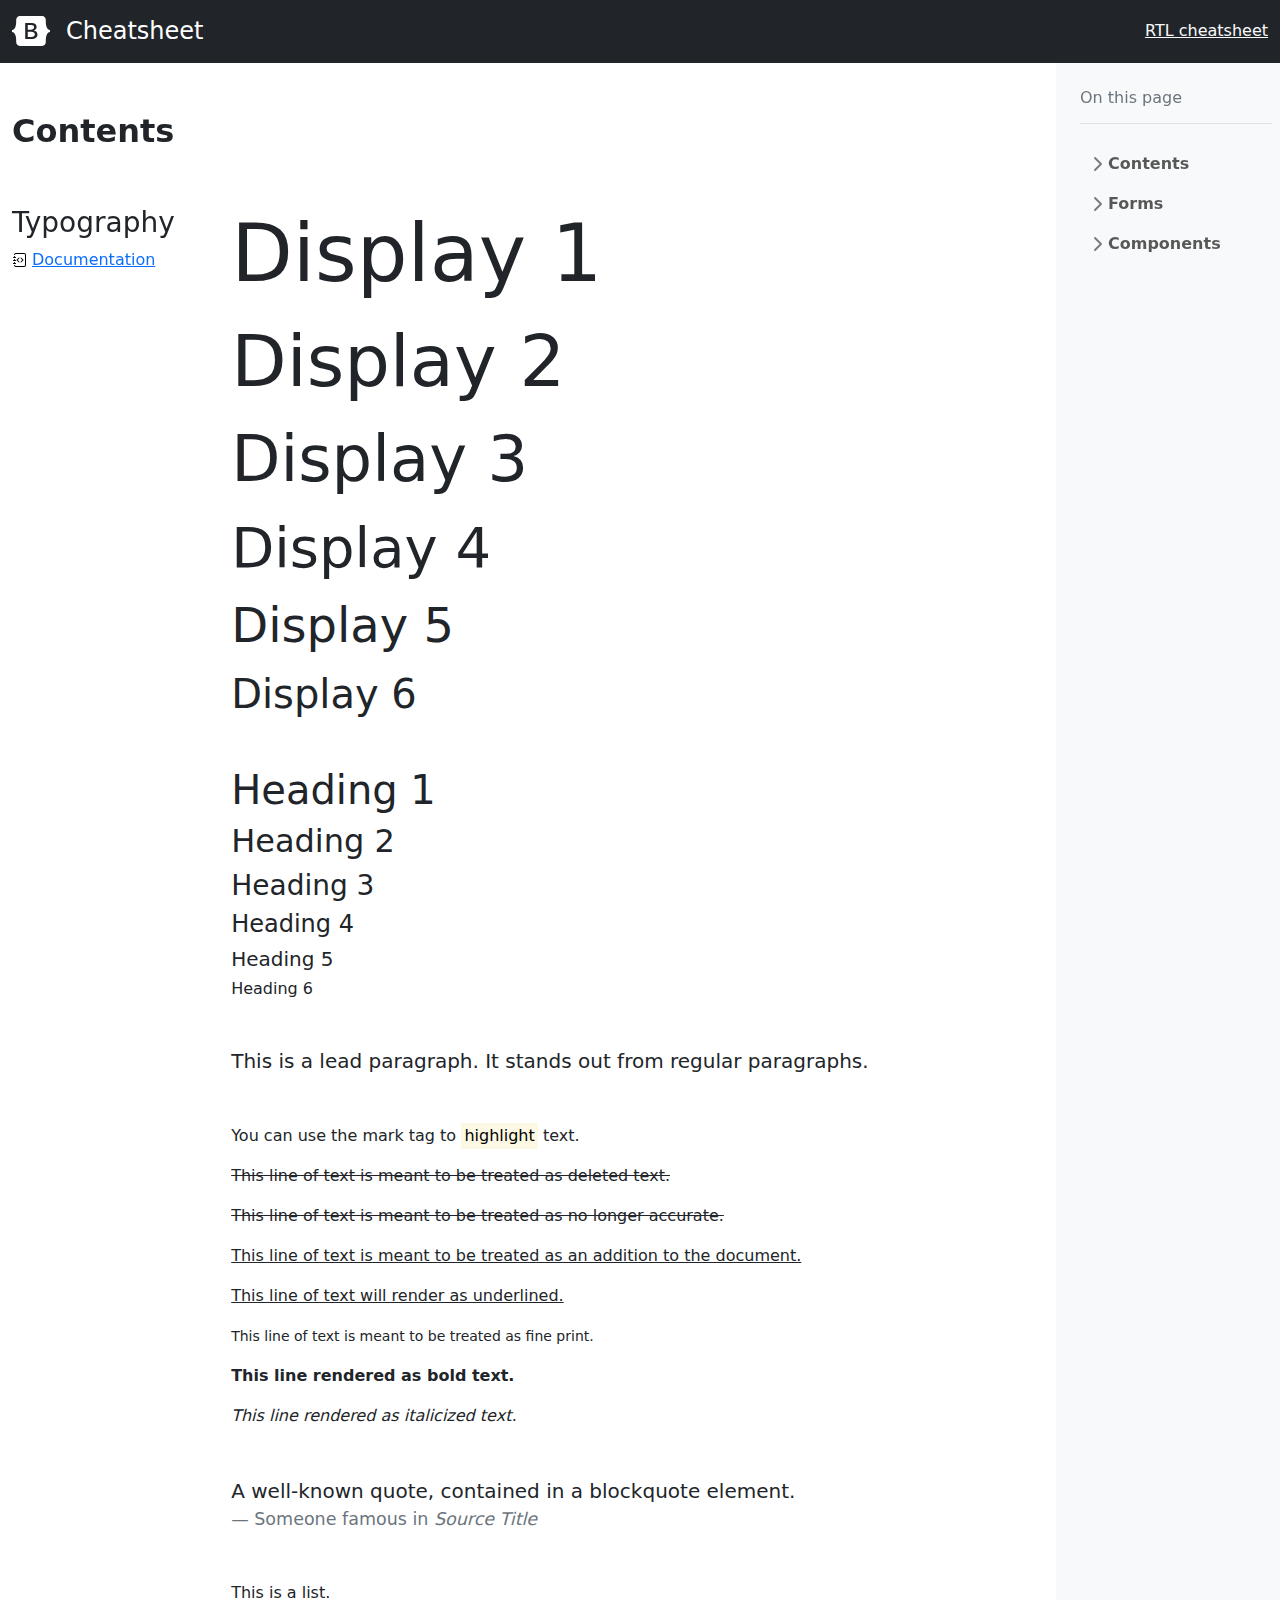
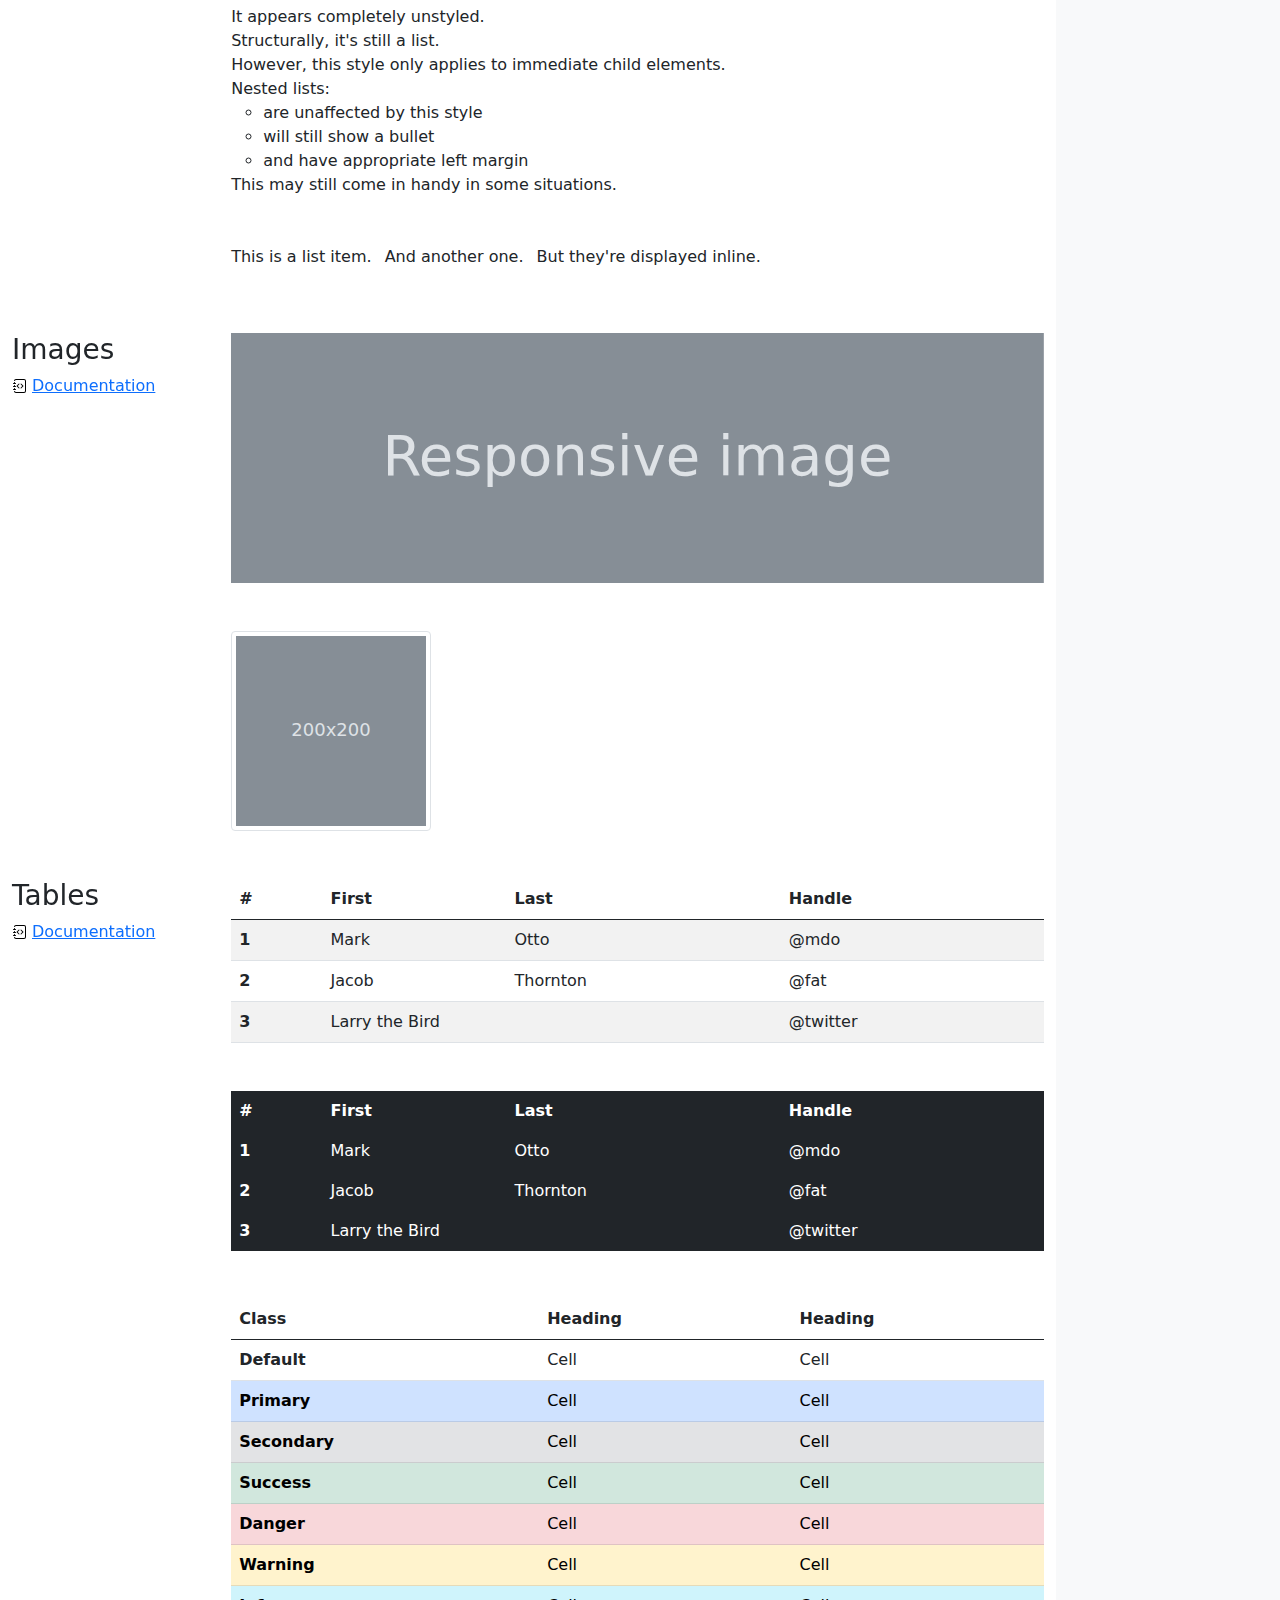
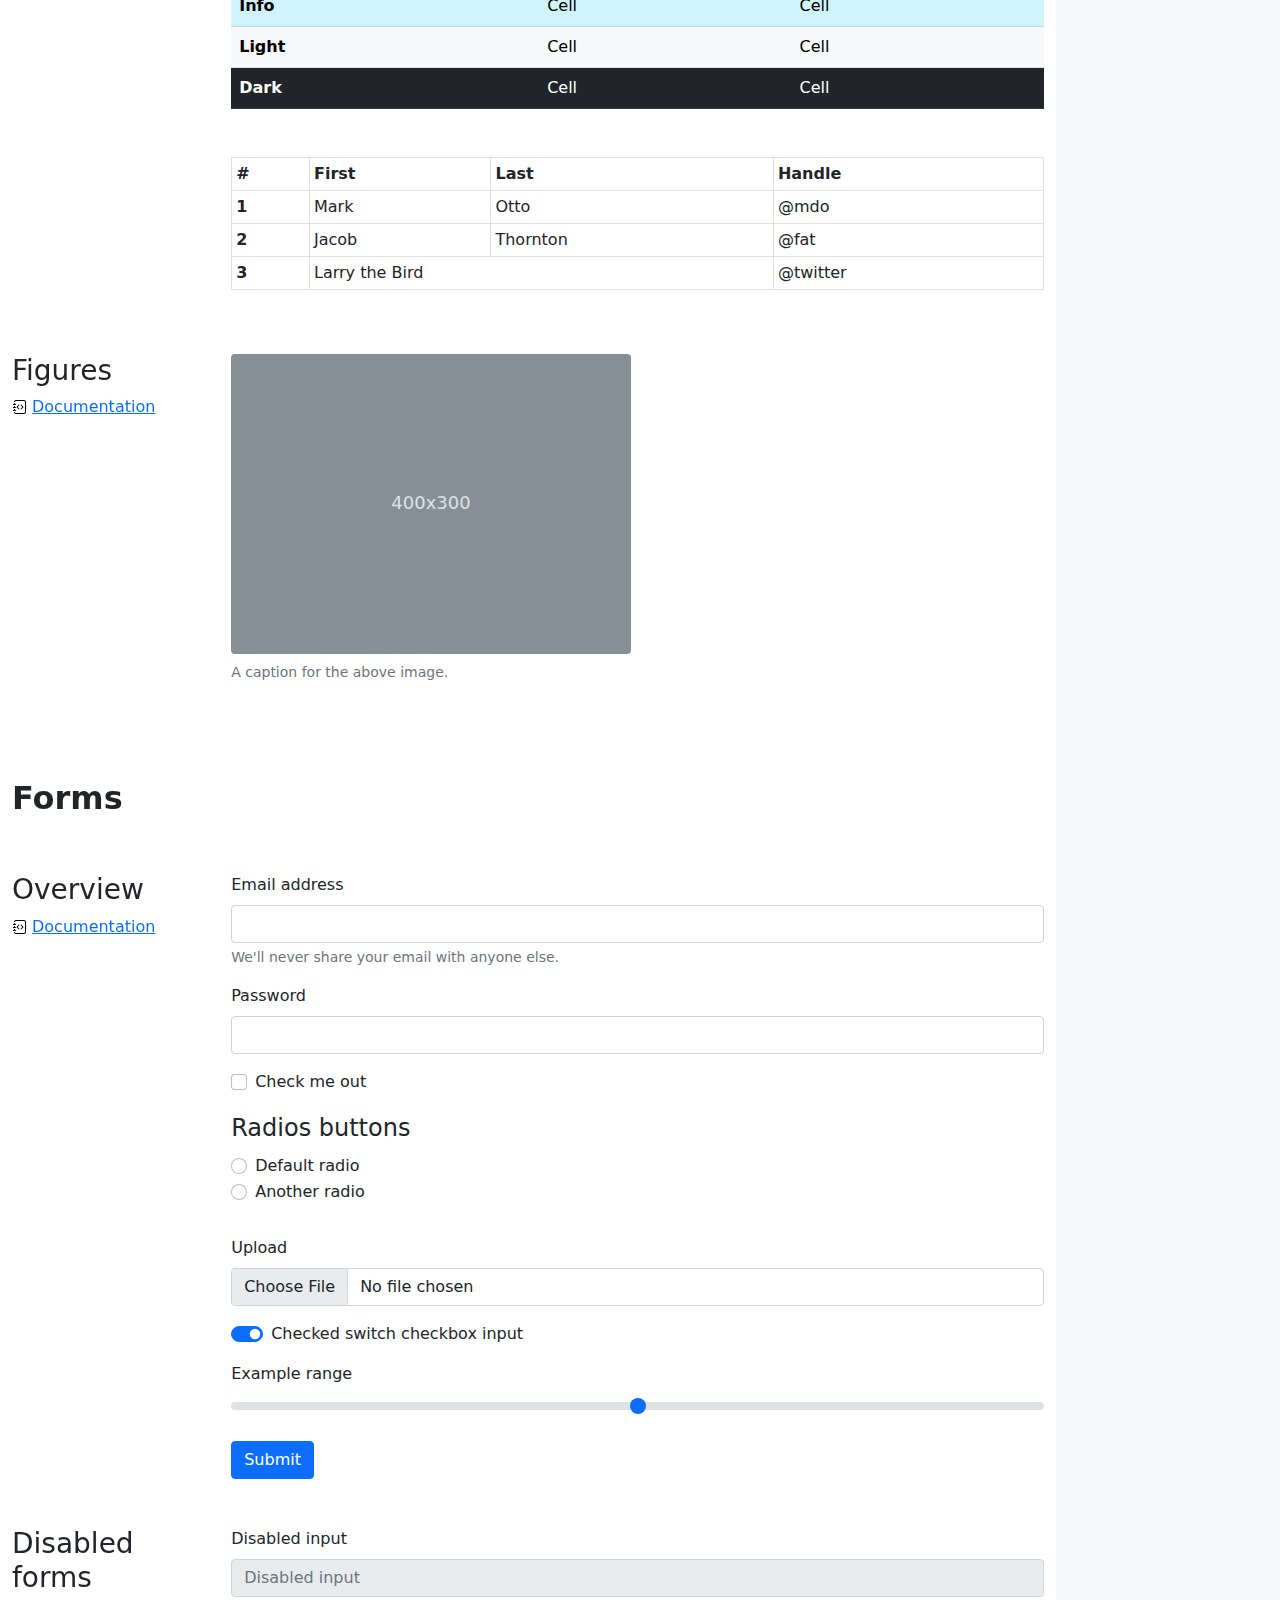
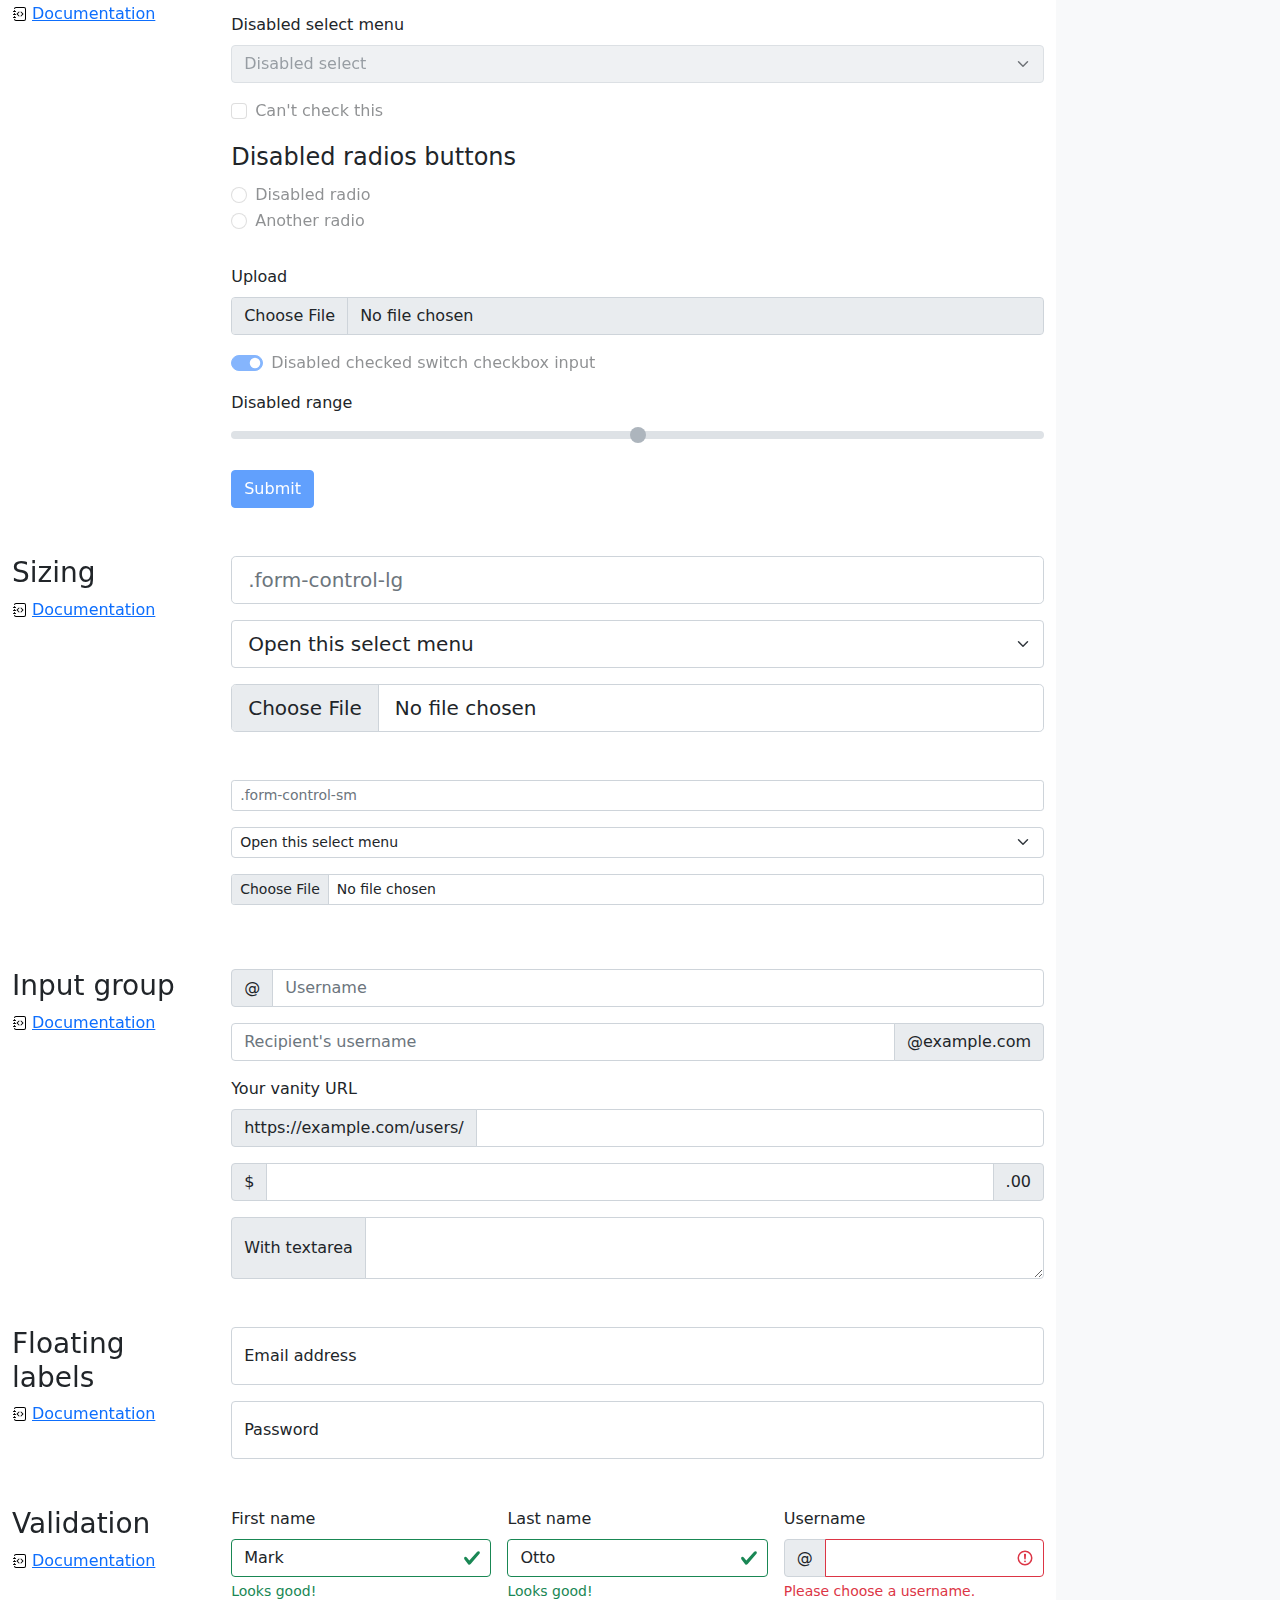
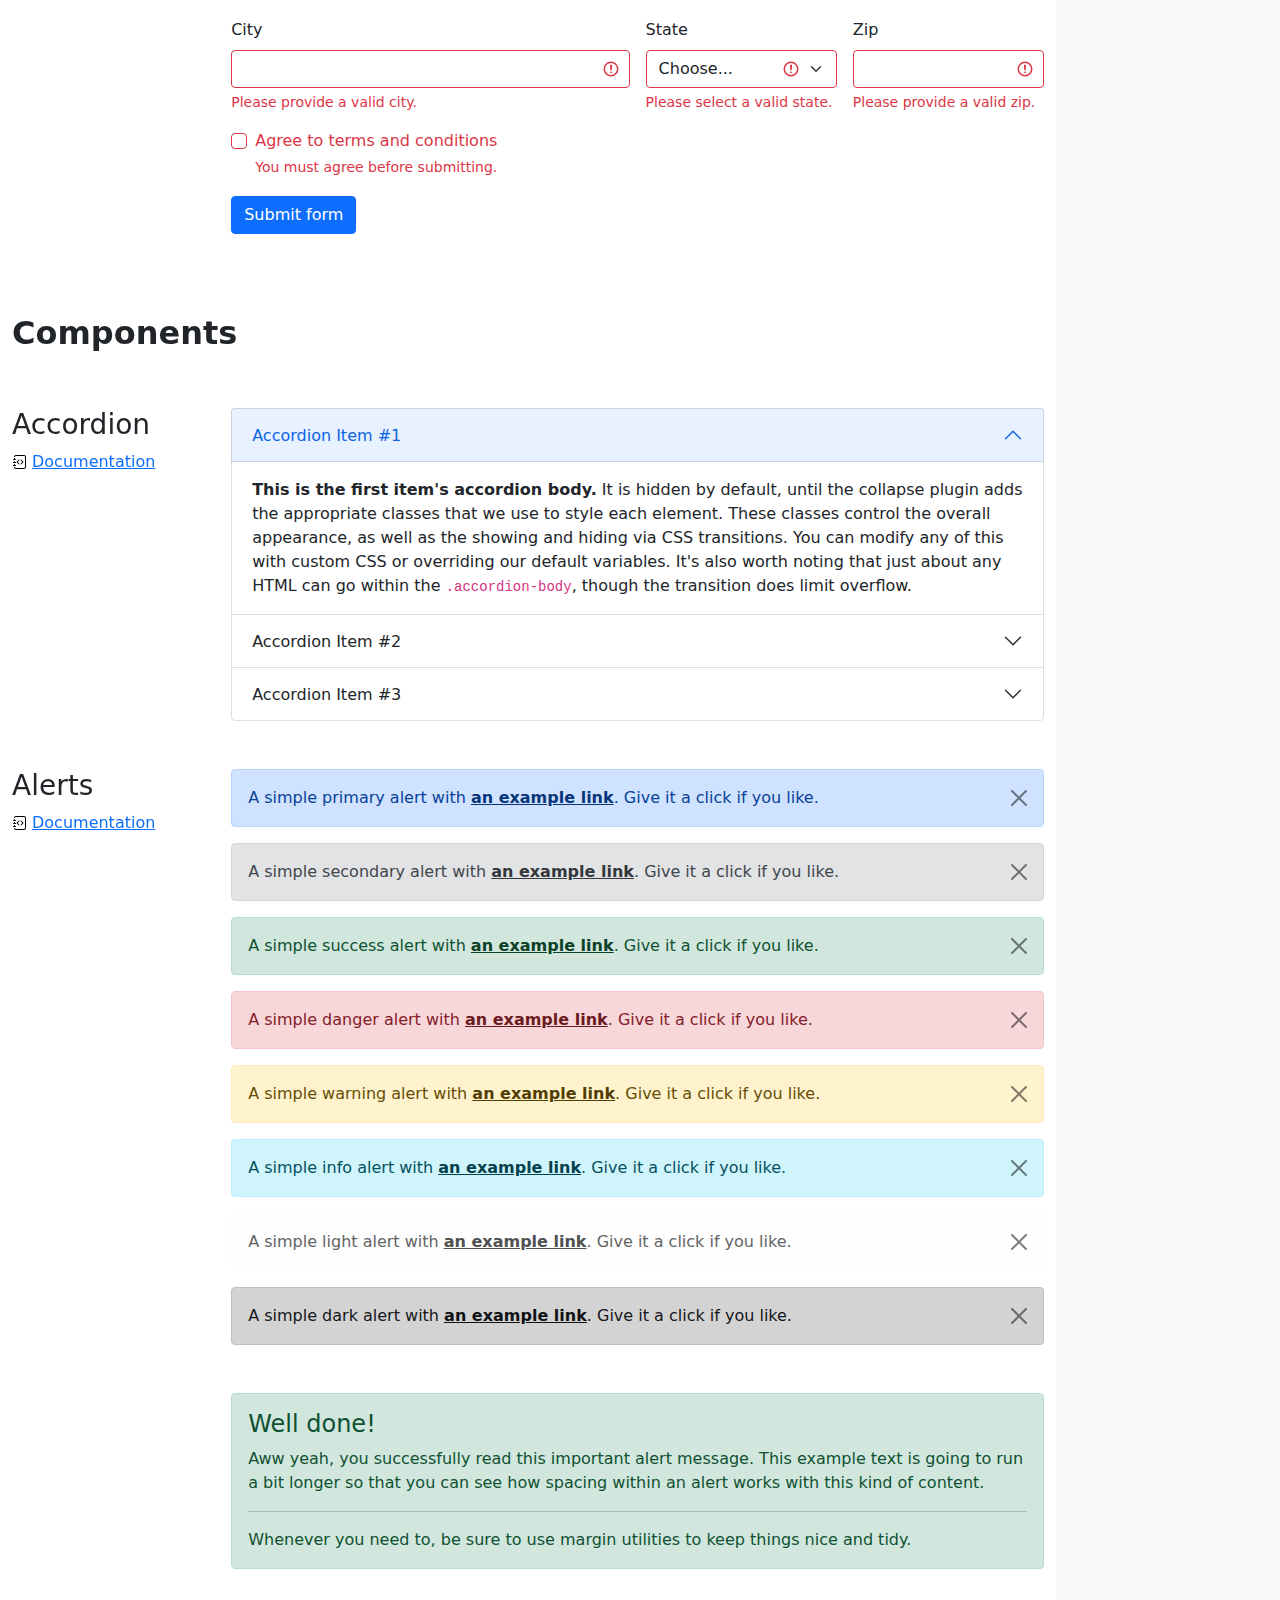
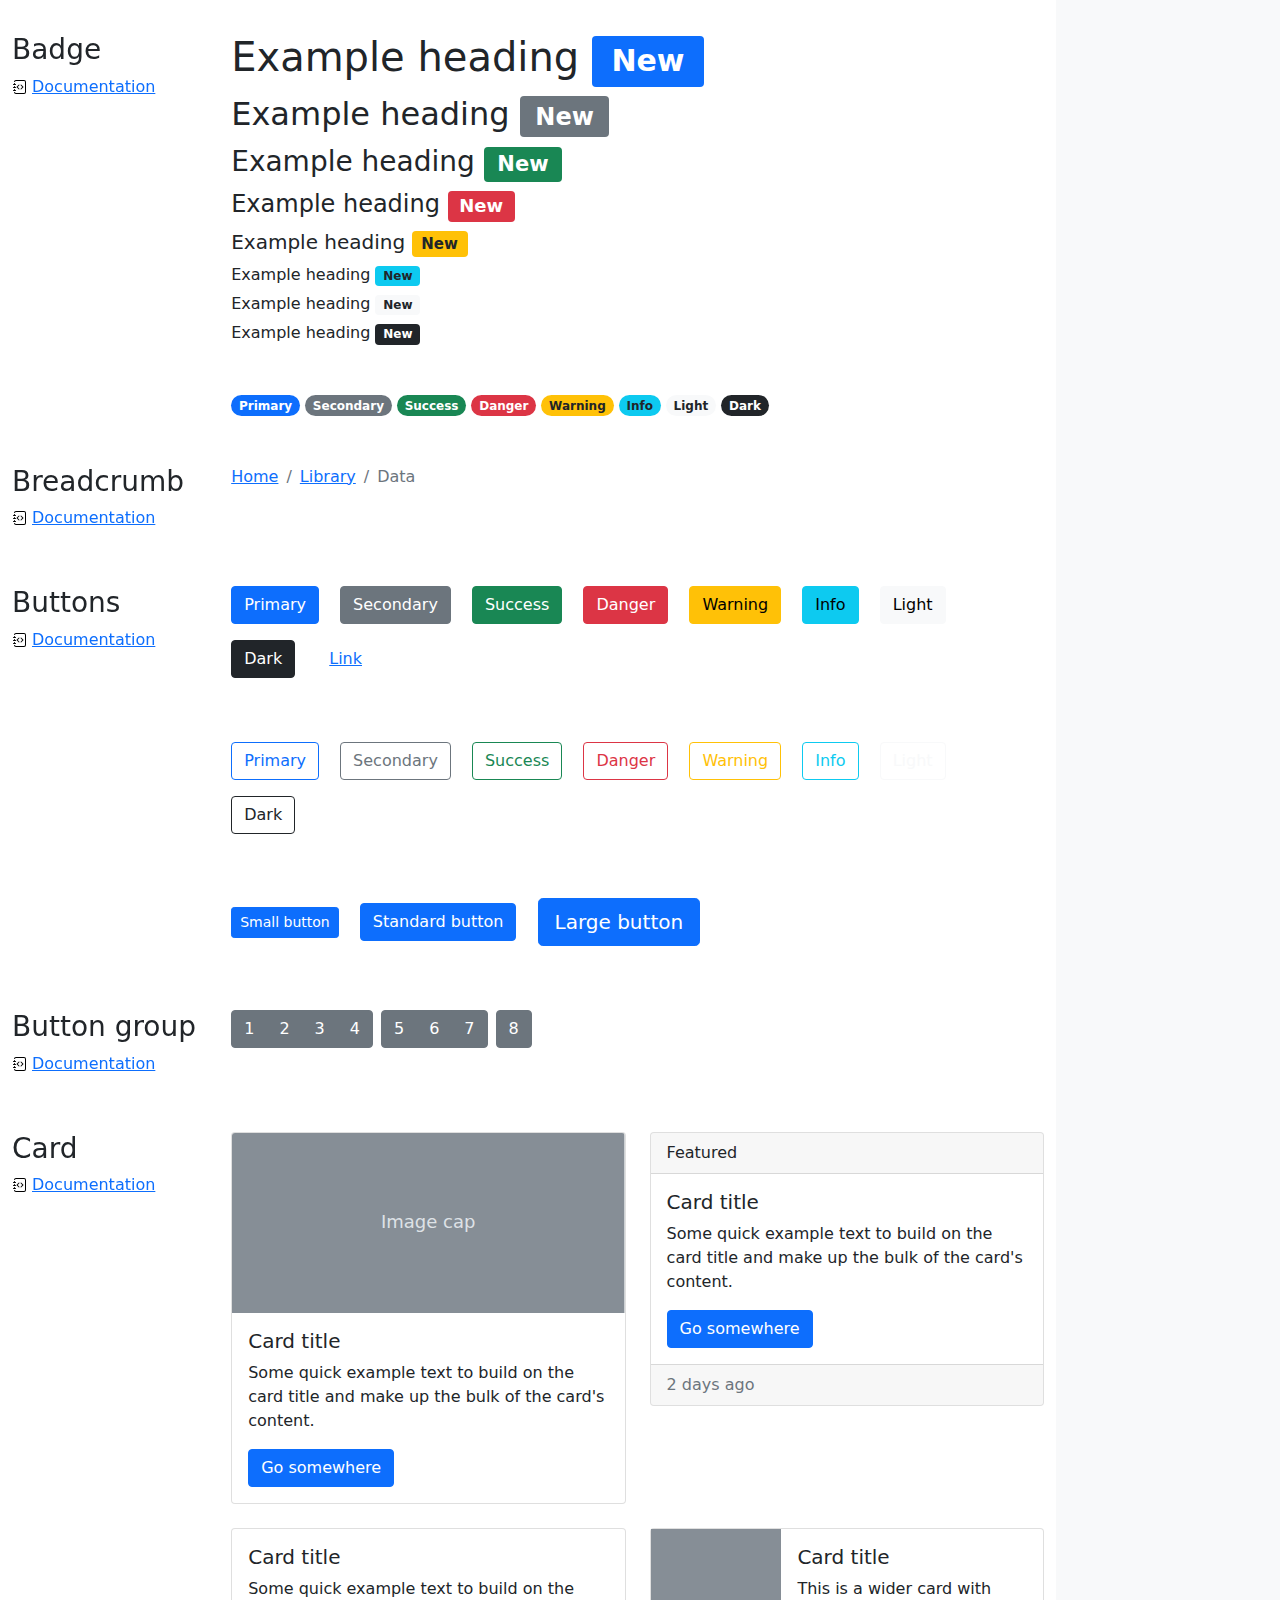
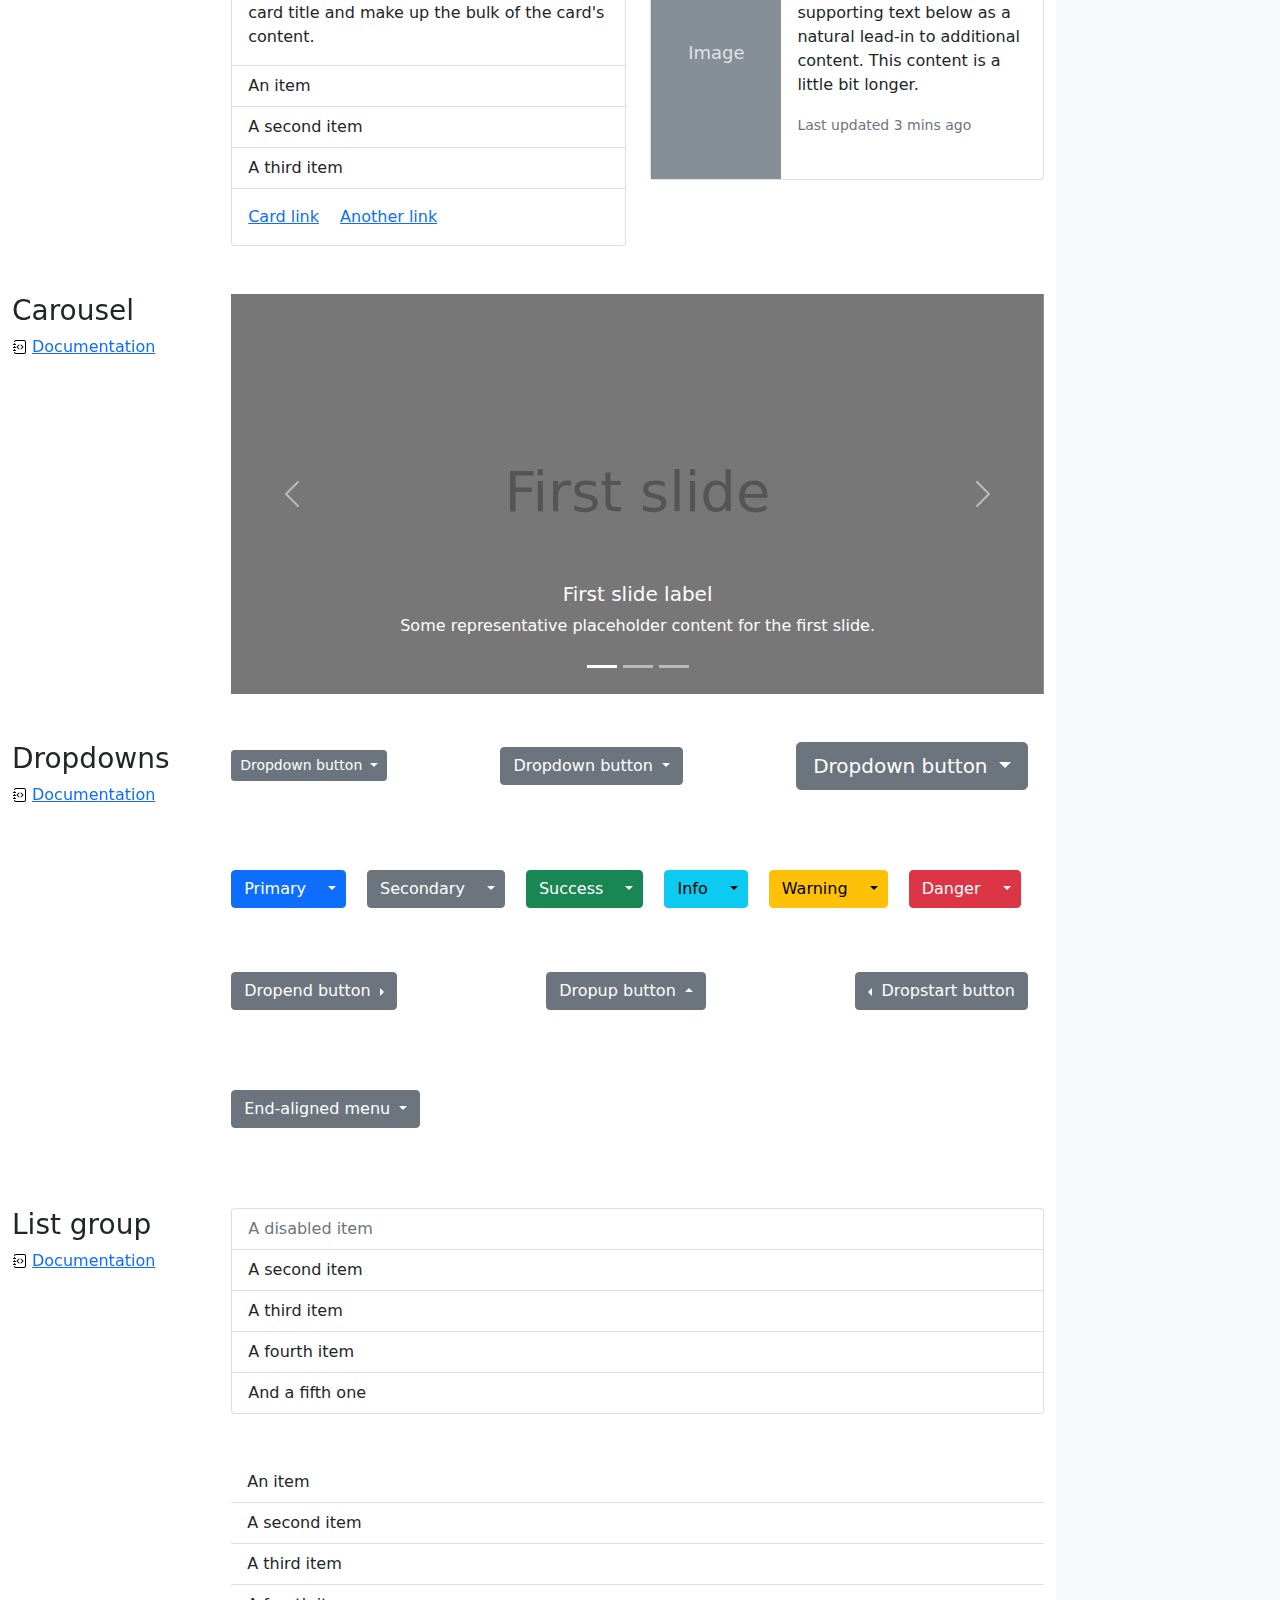
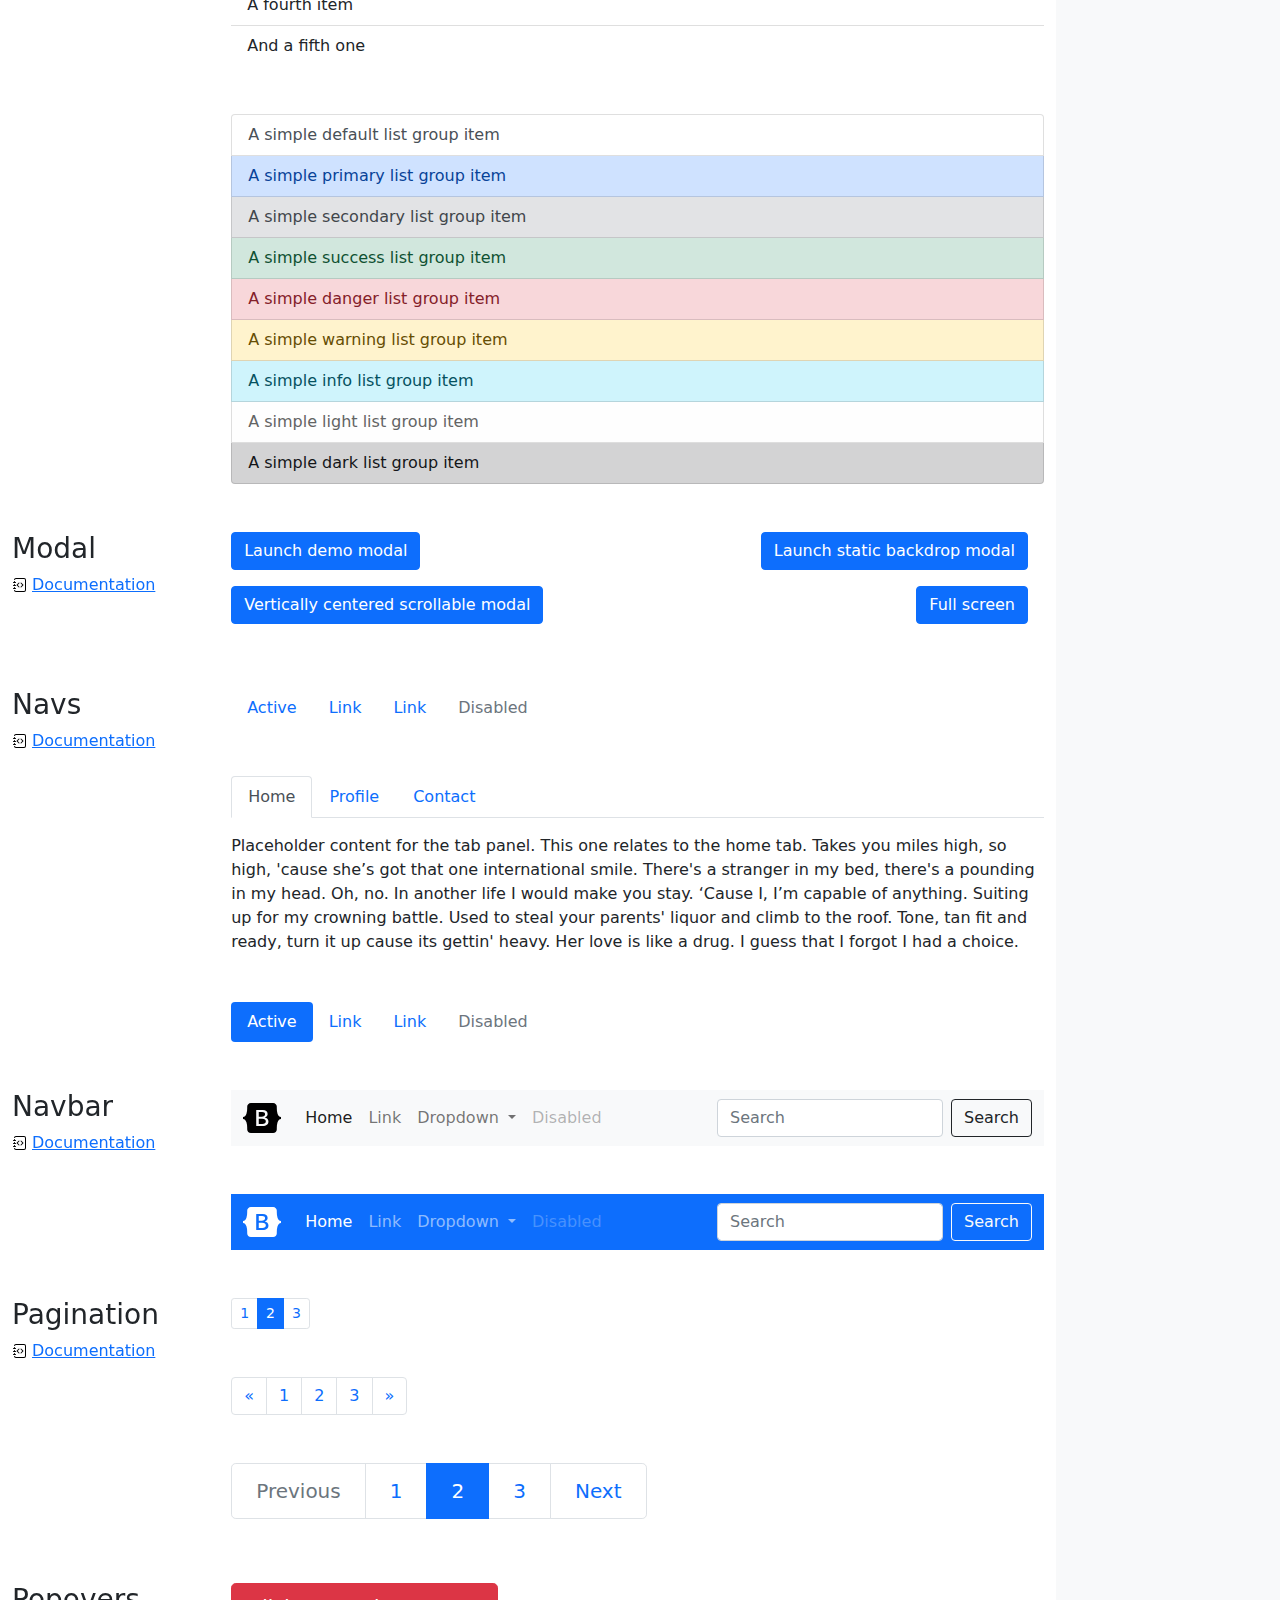
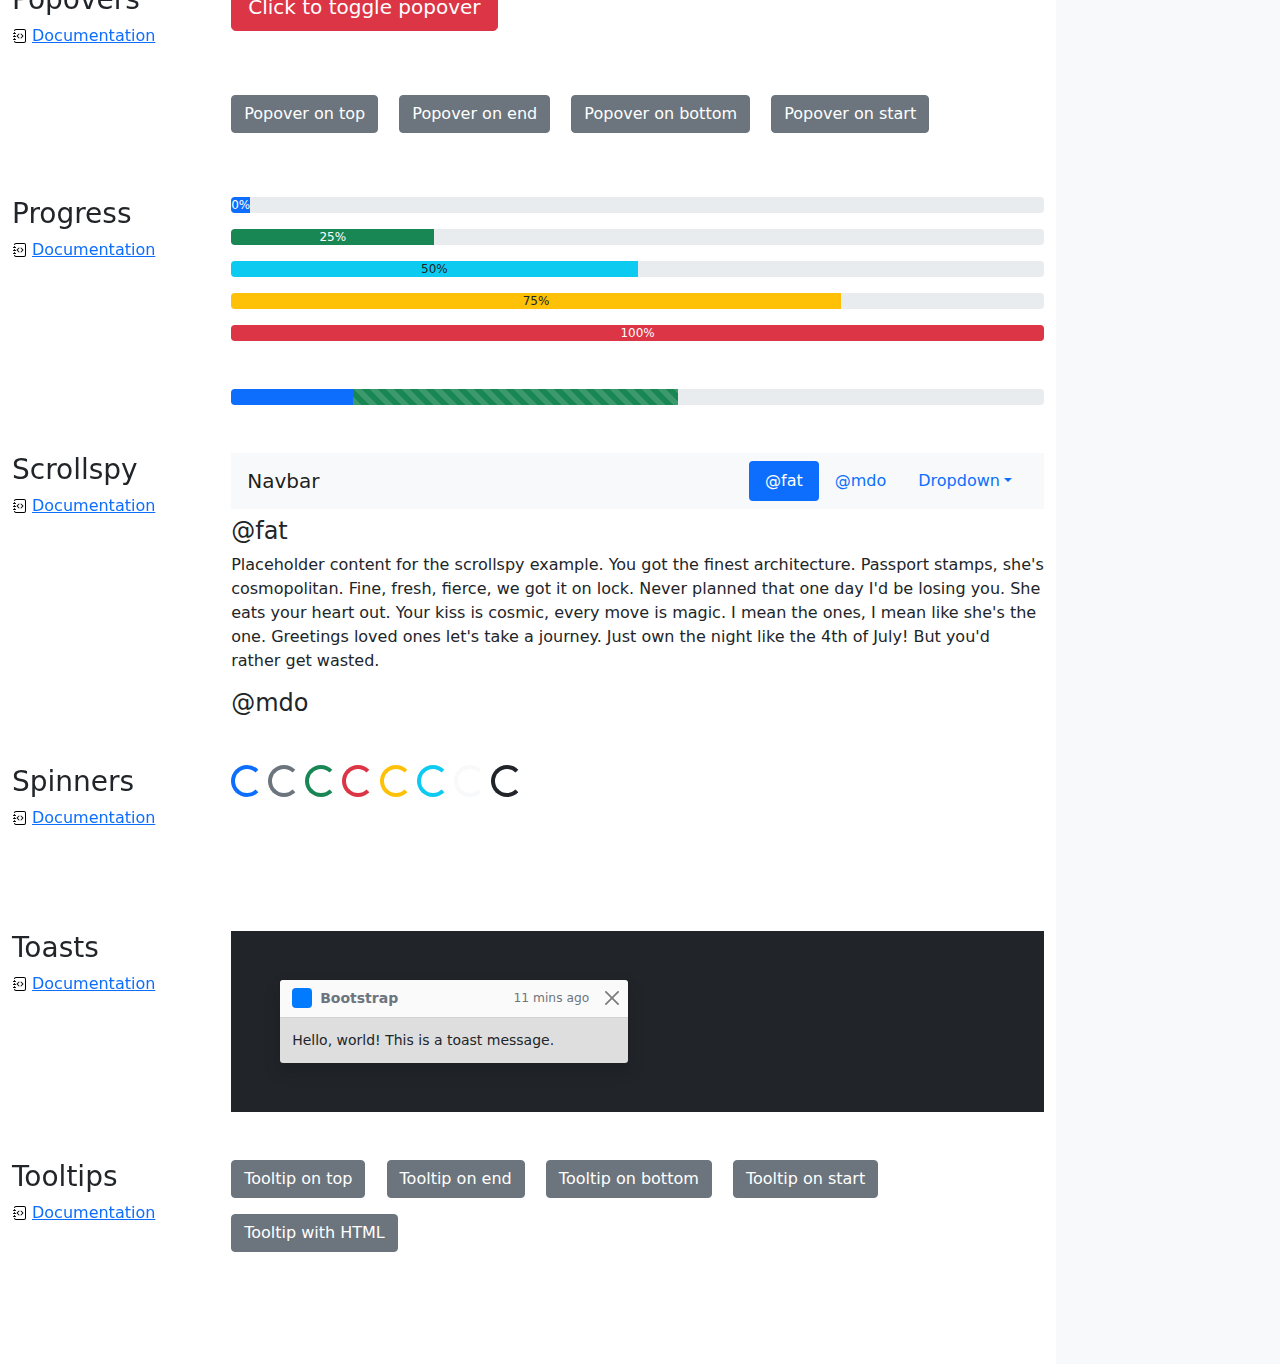
<file: bootstrap-5.0examples/cheatsheet/index.html>
<!doctype html>
<html lang="en">
  <head>
    <meta charset="utf-8">
    <meta name="viewport" content="width=device-width, initial-scale=1">
    <meta name="description" content="">
    <meta name="author" content="Mark Otto, Jacob Thornton, and Bootstrap contributors">
    <meta name="generator" content="Hugo 0.80.0">
    <title>Cheatsheet · Bootstrap v5.0</title>

    <link rel="canonical" href="https://getbootstrap.com/docs/5.0/examples/cheatsheet/">

    

    <!-- Bootstrap core CSS -->
<link href="../assets/dist/css/bootstrap.min.css" rel="stylesheet">

    <style>
      .bd-placeholder-img {
        font-size: 1.125rem;
        text-anchor: middle;
        -webkit-user-select: none;
        -moz-user-select: none;
        user-select: none;
      }

      @media (min-width: 768px) {
        .bd-placeholder-img-lg {
          font-size: 3.5rem;
        }
      }
    </style>

    
    <!-- Custom styles for this template -->
    <link href="cheatsheet.css" rel="stylesheet">
  </head>
  <body class="bg-light">
    
<header class="bd-header bg-dark py-3 d-flex align-items-stretch border-bottom border-dark">
  <div class="container-fluid d-flex align-items-center">
    <h1 class="d-flex align-items-center fs-4 text-white mb-0">
      <img src="../assets/brand/bootstrap-logo-white.svg" width="38" height="30" class="me-3" alt="Bootstrap">
      Cheatsheet
    </h1>
    <a href="../examples/cheatsheet-rtl/" class="ms-auto link-light" hreflang="ar">RTL cheatsheet</a>
  </div>
</header>
<aside class="bd-aside sticky-xl-top text-muted align-self-start mb-3 mb-xl-5 px-2">
  <h2 class="h6 pt-4 pb-3 mb-4 border-bottom">On this page</h2>
  <nav class="small" id="toc">
    <ul class="list-unstyled">
      <li class="my-2">
        <button class="btn d-inline-flex align-items-center collapsed" data-bs-toggle="collapse" aria-expanded="false" data-bs-target="#contents-collapse" aria-controls="contents-collapse">Contents</button>
        <ul class="list-unstyled ps-3 collapse" id="contents-collapse">
          <li><a class="d-inline-flex align-items-center rounded" href="#typography">Typography</a></li>
          <li><a class="d-inline-flex align-items-center rounded" href="#images">Images</a></li>
          <li><a class="d-inline-flex align-items-center rounded" href="#tables">Tables</a></li>
          <li><a class="d-inline-flex align-items-center rounded" href="#figures">Figures</a></li>
        </ul>
      </li>
      <li class="my-2">
        <button class="btn d-inline-flex align-items-center collapsed" data-bs-toggle="collapse" aria-expanded="false" data-bs-target="#forms-collapse" aria-controls="forms-collapse">Forms</button>
        <ul class="list-unstyled ps-3 collapse" id="forms-collapse">
          <li><a class="d-inline-flex align-items-center rounded" href="#overview">Overview</a></li>
          <li><a class="d-inline-flex align-items-center rounded" href="#disabled-forms">Disabled forms</a></li>
          <li><a class="d-inline-flex align-items-center rounded" href="#sizing">Sizing</a></li>
          <li><a class="d-inline-flex align-items-center rounded" href="#input-group">Input group</a></li>
          <li><a class="d-inline-flex align-items-center rounded" href="#floating-labels">Floating labels</a></li>
          <li><a class="d-inline-flex align-items-center rounded" href="#validation">Validation</a></li>
        </ul>
      </li>
      <li class="my-2">
        <button class="btn d-inline-flex align-items-center collapsed" data-bs-toggle="collapse" aria-expanded="false" data-bs-target="#components-collapse" aria-controls="components-collapse">Components</button>
        <ul class="list-unstyled ps-3 collapse" id="components-collapse">
          <li><a class="d-inline-flex align-items-center rounded" href="#accordion">Accordion</a></li>
          <li><a class="d-inline-flex align-items-center rounded" href="#alerts">Alerts</a></li>
          <li><a class="d-inline-flex align-items-center rounded" href="#badge">Badge</a></li>
          <li><a class="d-inline-flex align-items-center rounded" href="#breadcrumb">Breadcrumb</a></li>
          <li><a class="d-inline-flex align-items-center rounded" href="#buttons">Buttons</a></li>
          <li><a class="d-inline-flex align-items-center rounded" href="#button-group">Button group</a></li>
          <li><a class="d-inline-flex align-items-center rounded" href="#card">Card</a></li>
          <li><a class="d-inline-flex align-items-center rounded" href="#carousel">Carousel</a></li>
          <li><a class="d-inline-flex align-items-center rounded" href="#dropdowns">Dropdowns</a></li>
          <li><a class="d-inline-flex align-items-center rounded" href="#list-group">List group</a></li>
          <li><a class="d-inline-flex align-items-center rounded" href="#modal">Modal</a></li>
          <li><a class="d-inline-flex align-items-center rounded" href="#navs">Navs</a></li>
          <li><a class="d-inline-flex align-items-center rounded" href="#navbar">Navbar</a></li>
          <li><a class="d-inline-flex align-items-center rounded" href="#pagination">Pagination</a></li>
          <li><a class="d-inline-flex align-items-center rounded" href="#popovers">Popovers</a></li>
          <li><a class="d-inline-flex align-items-center rounded" href="#progress">Progress</a></li>
          <li><a class="d-inline-flex align-items-center rounded" href="#scrollspy">Scrollspy</a></li>
          <li><a class="d-inline-flex align-items-center rounded" href="#spinners">Spinners</a></li>
          <li><a class="d-inline-flex align-items-center rounded" href="#toasts">Toasts</a></li>
          <li><a class="d-inline-flex align-items-center rounded" href="#tooltips">Tooltips</a></li>
        </ul>
      </li>
    </ul>
  </nav>
</aside>
<div class="bd-cheatsheet container-fluid bg-body">
  <section id="content">
    <h2 class="sticky-xl-top fw-bold pt-3 pt-xl-5 pb-2 pb-xl-3">Contents</h2>

    <article class="my-3" id="typography">
      <div class="bd-heading sticky-xl-top align-self-start mt-5 mb-3 mt-xl-0 mb-xl-2">
        <h3>Typography</h3>
        <a class="d-flex align-items-center" href="../content/typography/">Documentation</a>
      </div>

      <div>
        <div class="bd-example">
        <p class="display-1">Display 1</p>
        <p class="display-2">Display 2</p>
        <p class="display-3">Display 3</p>
        <p class="display-4">Display 4</p>
        <p class="display-5">Display 5</p>
        <p class="display-6">Display 6</p>
        </div>

        <div class="bd-example">
        <p class="h1">Heading 1</p>
        <p class="h2">Heading 2</p>
        <p class="h3">Heading 3</p>
        <p class="h4">Heading 4</p>
        <p class="h5">Heading 5</p>
        <p class="h6">Heading 6</p>
        </div>

        <div class="bd-example">
        <p class="lead">
          This is a lead paragraph. It stands out from regular paragraphs.
        </p>
        </div>

        <div class="bd-example">
        <p>You can use the mark tag to <mark>highlight</mark> text.</p>
        <p><del>This line of text is meant to be treated as deleted text.</del></p>
        <p><s>This line of text is meant to be treated as no longer accurate.</s></p>
        <p><ins>This line of text is meant to be treated as an addition to the document.</ins></p>
        <p><u>This line of text will render as underlined.</u></p>
        <p><small>This line of text is meant to be treated as fine print.</small></p>
        <p><strong>This line rendered as bold text.</strong></p>
        <p><em>This line rendered as italicized text.</em></p>
        </div>

        <div class="bd-example">
        <blockquote class="blockquote">
          <p>A well-known quote, contained in a blockquote element.</p>
          <footer class="blockquote-footer">Someone famous in <cite title="Source Title">Source Title</cite></footer>
        </blockquote>
        </div>

        <div class="bd-example">
        <ul class="list-unstyled">
          <li>This is a list.</li>
          <li>It appears completely unstyled.</li>
          <li>Structurally, it's still a list.</li>
          <li>However, this style only applies to immediate child elements.</li>
          <li>Nested lists:
            <ul>
              <li>are unaffected by this style</li>
              <li>will still show a bullet</li>
              <li>and have appropriate left margin</li>
            </ul>
          </li>
          <li>This may still come in handy in some situations.</li>
        </ul>
        </div>

        <div class="bd-example">
        <ul class="list-inline">
          <li class="list-inline-item">This is a list item.</li>
          <li class="list-inline-item">And another one.</li>
          <li class="list-inline-item">But they're displayed inline.</li>
        </ul>
        </div>
      </div>
    </article>
    <article class="my-3" id="images">
      <div class="bd-heading sticky-xl-top align-self-start mt-5 mb-3 mt-xl-0 mb-xl-2">
        <h3>Images</h3>
        <a class="d-flex align-items-center" href="../content/images/">Documentation</a>
      </div>

      <div>
        <div class="bd-example">
        <svg class="bd-placeholder-img bd-placeholder-img-lg img-fluid" width="100%" height="250" xmlns="http://www.w3.org/2000/svg" role="img" aria-label="Placeholder: Responsive image" preserveAspectRatio="xMidYMid slice" focusable="false"><title>Placeholder</title><rect width="100%" height="100%" fill="#868e96"/><text x="50%" y="50%" fill="#dee2e6" dy=".3em">Responsive image</text></svg>

        </div>

        <div class="bd-example">
        <svg class="bd-placeholder-img img-thumbnail" width="200" height="200" xmlns="http://www.w3.org/2000/svg" role="img" aria-label="A generic square placeholder image with a white border around it, making it resemble a photograph taken with an old instant camera: 200x200" preserveAspectRatio="xMidYMid slice" focusable="false"><title>A generic square placeholder image with a white border around it, making it resemble a photograph taken with an old instant camera</title><rect width="100%" height="100%" fill="#868e96"/><text x="50%" y="50%" fill="#dee2e6" dy=".3em">200x200</text></svg>

        </div>
      </div>
    </article>
    <article class="my-3" id="tables">
      <div class="bd-heading sticky-xl-top align-self-start mt-5 mb-3 mt-xl-0 mb-xl-2">
        <h3>Tables</h3>
        <a class="d-flex align-items-center" href="../content/tables/">Documentation</a>
      </div>

      <div>
        <div class="bd-example">
        <table class="table table-striped">
          <thead>
          <tr>
            <th scope="col">#</th>
            <th scope="col">First</th>
            <th scope="col">Last</th>
            <th scope="col">Handle</th>
          </tr>
          </thead>
          <tbody>
          <tr>
            <th scope="row">1</th>
            <td>Mark</td>
            <td>Otto</td>
            <td>@mdo</td>
          </tr>
          <tr>
            <th scope="row">2</th>
            <td>Jacob</td>
            <td>Thornton</td>
            <td>@fat</td>
          </tr>
          <tr>
            <th scope="row">3</th>
            <td colspan="2">Larry the Bird</td>
            <td>@twitter</td>
          </tr>
          </tbody>
        </table>
        </div>

        <div class="bd-example">
        <table class="table table-dark table-borderless">
          <thead>
          <tr>
            <th scope="col">#</th>
            <th scope="col">First</th>
            <th scope="col">Last</th>
            <th scope="col">Handle</th>
          </tr>
          </thead>
          <tbody>
          <tr>
            <th scope="row">1</th>
            <td>Mark</td>
            <td>Otto</td>
            <td>@mdo</td>
          </tr>
          <tr>
            <th scope="row">2</th>
            <td>Jacob</td>
            <td>Thornton</td>
            <td>@fat</td>
          </tr>
          <tr>
            <th scope="row">3</th>
            <td colspan="2">Larry the Bird</td>
            <td>@twitter</td>
          </tr>
          </tbody>
        </table>
        </div>

        <div class="bd-example">
        <table class="table table-hover">
          <thead>
          <tr>
            <th scope="col">Class</th>
            <th scope="col">Heading</th>
            <th scope="col">Heading</th>
          </tr>
          </thead>
          <tbody>
          <tr>
            <th scope="row">Default</th>
            <td>Cell</td>
            <td>Cell</td>
          </tr>
          
          <tr class="table-primary">
            <th scope="row">Primary</th>
            <td>Cell</td>
            <td>Cell</td>
          </tr>
          <tr class="table-secondary">
            <th scope="row">Secondary</th>
            <td>Cell</td>
            <td>Cell</td>
          </tr>
          <tr class="table-success">
            <th scope="row">Success</th>
            <td>Cell</td>
            <td>Cell</td>
          </tr>
          <tr class="table-danger">
            <th scope="row">Danger</th>
            <td>Cell</td>
            <td>Cell</td>
          </tr>
          <tr class="table-warning">
            <th scope="row">Warning</th>
            <td>Cell</td>
            <td>Cell</td>
          </tr>
          <tr class="table-info">
            <th scope="row">Info</th>
            <td>Cell</td>
            <td>Cell</td>
          </tr>
          <tr class="table-light">
            <th scope="row">Light</th>
            <td>Cell</td>
            <td>Cell</td>
          </tr>
          <tr class="table-dark">
            <th scope="row">Dark</th>
            <td>Cell</td>
            <td>Cell</td>
          </tr>
          </tbody>
        </table>
        </div>

        <div class="bd-example">
        <table class="table table-sm table-bordered">
          <thead>
          <tr>
            <th scope="col">#</th>
            <th scope="col">First</th>
            <th scope="col">Last</th>
            <th scope="col">Handle</th>
          </tr>
          </thead>
          <tbody>
          <tr>
            <th scope="row">1</th>
            <td>Mark</td>
            <td>Otto</td>
            <td>@mdo</td>
          </tr>
          <tr>
            <th scope="row">2</th>
            <td>Jacob</td>
            <td>Thornton</td>
            <td>@fat</td>
          </tr>
          <tr>
            <th scope="row">3</th>
            <td colspan="2">Larry the Bird</td>
            <td>@twitter</td>
          </tr>
          </tbody>
        </table>
        </div>
      </div>
    </article>
    <article class="my-3" id="figures">
      <div class="bd-heading sticky-xl-top align-self-start mt-5 mb-3 mt-xl-0 mb-xl-2">
        <h3>Figures</h3>
        <a class="d-flex align-items-center" href="../content/figures/">Documentation</a>
      </div>

      <div>
        <div class="bd-example">
        <figure class="figure">
          <svg class="bd-placeholder-img figure-img img-fluid rounded" width="400" height="300" xmlns="http://www.w3.org/2000/svg" role="img" aria-label="Placeholder: 400x300" preserveAspectRatio="xMidYMid slice" focusable="false"><title>Placeholder</title><rect width="100%" height="100%" fill="#868e96"/><text x="50%" y="50%" fill="#dee2e6" dy=".3em">400x300</text></svg>

          <figcaption class="figure-caption">A caption for the above image.</figcaption>
        </figure>
        </div>
      </div>
    </article>
  </section>

  <section id="forms">
    <h2 class="sticky-xl-top fw-bold pt-3 pt-xl-5 pb-2 pb-xl-3">Forms</h2>

    <article class="my-3" id="overview">
      <div class="bd-heading sticky-xl-top align-self-start mt-5 mb-3 mt-xl-0 mb-xl-2">
        <h3>Overview</h3>
        <a class="d-flex align-items-center" href="../forms/overview/">Documentation</a>
      </div>

      <div>
        <div class="bd-example">
        <form>
          <div class="mb-3">
            <label for="exampleInputEmail1" class="form-label">Email address</label>
            <input type="email" class="form-control" id="exampleInputEmail1" aria-describedby="emailHelp">
            <div id="emailHelp" class="form-text">We'll never share your email with anyone else.</div>
          </div>
          <div class="mb-3">
            <label for="exampleInputPassword1" class="form-label">Password</label>
            <input type="password" class="form-control" id="exampleInputPassword1">
          </div>
          <div class="mb-3 form-check">
            <input type="checkbox" class="form-check-input" id="exampleCheck1">
            <label class="form-check-label" for="exampleCheck1">Check me out</label>
          </div>
          <fieldset class="mb-3">
            <legend>Radios buttons</legend>
            <div class="form-check">
              <input type="radio" name="radios" class="form-check-input" id="exampleRadio1">
              <label class="form-check-label" for="exampleRadio1">Default radio</label>
            </div>
            <div class="mb-3 form-check">
              <input type="radio" name="radios" class="form-check-input" id="exampleRadio2">
              <label class="form-check-label" for="exampleRadio2">Another radio</label>
            </div>
          </fieldset>
          <div class="mb-3">
            <label class="form-label" for="customFile">Upload</label>
            <input type="file" class="form-control" id="customFile">
          </div>
          <div class="mb-3 form-check form-switch">
            <input class="form-check-input" type="checkbox" id="flexSwitchCheckChecked" checked>
            <label class="form-check-label" for="flexSwitchCheckChecked">Checked switch checkbox input</label>
          </div>
          <div class="mb-3">
            <label for="customRange3" class="form-label">Example range</label>
            <input type="range" class="form-range" min="0" max="5" step="0.5" id="customRange3">
          </div>
          <button type="submit" class="btn btn-primary">Submit</button>
        </form>
        </div>
      </div>
    </article>
    <article class="my-3" id="disabled-forms">
      <div class="bd-heading sticky-xl-top align-self-start mt-5 mb-3 mt-xl-0 mb-xl-2">
        <h3>Disabled forms</h3>
        <a class="d-flex align-items-center" href="../forms/overview/#disabled-forms">Documentation</a>
      </div>

      <div>
        <div class="bd-example">
        <form>
          <fieldset disabled aria-label="Disabled fieldset example">
            <div class="mb-3">
              <label for="disabledTextInput" class="form-label">Disabled input</label>
              <input type="text" id="disabledTextInput" class="form-control" placeholder="Disabled input">
            </div>
            <div class="mb-3">
              <label for="disabledSelect" class="form-label">Disabled select menu</label>
              <select id="disabledSelect" class="form-select">
                <option>Disabled select</option>
              </select>
            </div>
            <div class="mb-3">
              <div class="form-check">
                <input class="form-check-input" type="checkbox" id="disabledFieldsetCheck" disabled>
                <label class="form-check-label" for="disabledFieldsetCheck">
                  Can't check this
                </label>
              </div>
            </div>
            <fieldset class="mb-3">
              <legend>Disabled radios buttons</legend>
              <div class="form-check">
                <input type="radio" name="radios" class="form-check-input" id="disabledRadio1" disabled>
                <label class="form-check-label" for="disabledRadio1">Disabled radio</label>
              </div>
              <div class="mb-3 form-check">
                <input type="radio" name="radios" class="form-check-input" id="disabledRadio2" disabled>
                <label class="form-check-label" for="disabledRadio2">Another radio</label>
              </div>
            </fieldset>
            <div class="mb-3">
              <label class="form-label" for="disabledCustomFile">Upload</label>
              <input type="file" class="form-control" id="disabledCustomFile" disabled>
            </div>
            <div class="mb-3 form-check form-switch">
              <input class="form-check-input" type="checkbox" id="disabledSwitchCheckChecked" checked disabled>
              <label class="form-check-label" for="disabledSwitchCheckChecked">Disabled checked switch checkbox input</label>
            </div>
            <div class="mb-3">
              <label for="disabledRange" class="form-label">Disabled range</label>
              <input type="range" class="form-range" min="0" max="5" step="0.5" id="disabledRange">
            </div>
            <button type="submit" class="btn btn-primary">Submit</button>
          </fieldset>
        </form>
        </div>
      </div>
    </article>
    <article class="my-3" id="sizing">
      <div class="bd-heading sticky-xl-top align-self-start mt-5 mb-3 mt-xl-0 mb-xl-2">
        <h3>Sizing</h3>
        <a class="d-flex align-items-center" href="../forms/form-control/#sizing">Documentation</a>
      </div>

      <div>
        <div class="bd-example">
        <div class="mb-3">
          <input class="form-control form-control-lg" type="text" placeholder=".form-control-lg" aria-label=".form-control-lg example">
        </div>
        <div class="mb-3">
          <select class="form-select form-select-lg mb-3" aria-label=".form-select-lg example">
            <option selected>Open this select menu</option>
            <option value="1">One</option>
            <option value="2">Two</option>
            <option value="3">Three</option>
          </select>
        </div>
        <div class="mb-3">
          <input type="file" class="form-control form-control-lg" aria-label="Large file input example">
        </div>
        </div>

        <div class="bd-example">
        <div class="mb-3">
          <input class="form-control form-control-sm" type="text" placeholder=".form-control-sm" aria-label=".form-control-sm example">
        </div>
        <div class="mb-3">
          <select class="form-select form-select-sm" aria-label=".form-select-sm example">
            <option selected>Open this select menu</option>
            <option value="1">One</option>
            <option value="2">Two</option>
            <option value="3">Three</option>
          </select>
        </div>
        <div class="mb-3">
          <input type="file" class="form-control form-control-sm" aria-label="Small file input example">
        </div>
        </div>
      </div>
    </article>
    <article class="my-3" id="input-group">
      <div class="bd-heading sticky-xl-top align-self-start mt-5 mb-3 mt-xl-0 mb-xl-2">
        <h3>Input group</h3>
        <a class="d-flex align-items-center" href="../forms/input-group/">Documentation</a>
      </div>

      <div>
        <div class="bd-example">
        <div class="input-group mb-3">
          <span class="input-group-text" id="basic-addon1">@</span>
          <input type="text" class="form-control" placeholder="Username" aria-label="Username" aria-describedby="basic-addon1">
        </div>
        <div class="input-group mb-3">
          <input type="text" class="form-control" placeholder="Recipient's username" aria-label="Recipient's username" aria-describedby="basic-addon2">
          <span class="input-group-text" id="basic-addon2">@example.com</span>
        </div>
        <label for="basic-url" class="form-label">Your vanity URL</label>
        <div class="input-group mb-3">
          <span class="input-group-text" id="basic-addon3">https://example.com/users/</span>
          <input type="text" class="form-control" id="basic-url" aria-describedby="basic-addon3">
        </div>
        <div class="input-group mb-3">
          <span class="input-group-text">$</span>
          <input type="text" class="form-control" aria-label="Amount (to the nearest dollar)">
          <span class="input-group-text">.00</span>
        </div>
        <div class="input-group">
          <span class="input-group-text">With textarea</span>
          <textarea class="form-control" aria-label="With textarea"></textarea>
        </div>
        </div>
      </div>
    </article>
    <article class="my-3" id="floating-labels">
      <div class="bd-heading sticky-xl-top align-self-start mt-5 mb-3 mt-xl-0 mb-xl-2">
        <h3>Floating labels</h3>
        <a class="d-flex align-items-center" href="../forms/floating-labels/">Documentation</a>
      </div>

      <div>
        <div class="bd-example">
        <form>
          <div class="form-floating mb-3">
            <input type="email" class="form-control" id="floatingInput" placeholder="name@example.com">
            <label for="floatingInput">Email address</label>
          </div>
          <div class="form-floating">
            <input type="password" class="form-control" id="floatingPassword" placeholder="Password">
            <label for="floatingPassword">Password</label>
          </div>
        </form>
        </div>
      </div>
    </article>
    <article class="my-3" id="validation">
      <div class="bd-heading sticky-xl-top align-self-start mt-5 mb-3 mt-xl-0 mb-xl-2">
        <h3>Validation</h3>
        <a class="d-flex align-items-center" href="../forms/validation/">Documentation</a>
      </div>

      <div>
        <div class="bd-example">
        <form class="row g-3">
          <div class="col-md-4">
            <label for="validationServer01" class="form-label">First name</label>
            <input type="text" class="form-control is-valid" id="validationServer01" value="Mark" required>
            <div class="valid-feedback">
              Looks good!
            </div>
          </div>
          <div class="col-md-4">
            <label for="validationServer02" class="form-label">Last name</label>
            <input type="text" class="form-control is-valid" id="validationServer02" value="Otto" required>
            <div class="valid-feedback">
              Looks good!
            </div>
          </div>
          <div class="col-md-4">
            <label for="validationServerUsername" class="form-label">Username</label>
            <div class="input-group has-validation">
              <span class="input-group-text" id="inputGroupPrepend3">@</span>
              <input type="text" class="form-control is-invalid" id="validationServerUsername" aria-describedby="inputGroupPrepend3" required>
              <div class="invalid-feedback">
                Please choose a username.
              </div>
            </div>
          </div>
          <div class="col-md-6">
            <label for="validationServer03" class="form-label">City</label>
            <input type="text" class="form-control is-invalid" id="validationServer03" required>
            <div class="invalid-feedback">
              Please provide a valid city.
            </div>
          </div>
          <div class="col-md-3">
            <label for="validationServer04" class="form-label">State</label>
            <select class="form-select is-invalid" id="validationServer04" required>
              <option selected disabled value="">Choose...</option>
              <option>...</option>
            </select>
            <div class="invalid-feedback">
              Please select a valid state.
            </div>
          </div>
          <div class="col-md-3">
            <label for="validationServer05" class="form-label">Zip</label>
            <input type="text" class="form-control is-invalid" id="validationServer05" required>
            <div class="invalid-feedback">
              Please provide a valid zip.
            </div>
          </div>
          <div class="col-12">
            <div class="form-check">
              <input class="form-check-input is-invalid" type="checkbox" value="" id="invalidCheck3" required>
              <label class="form-check-label" for="invalidCheck3">
                Agree to terms and conditions
              </label>
              <div class="invalid-feedback">
                You must agree before submitting.
              </div>
            </div>
          </div>
          <div class="col-12">
            <button class="btn btn-primary" type="submit">Submit form</button>
          </div>
        </form>
        </div>
      </div>
    </article>
  </section>

  <section id="components">
    <h2 class="sticky-xl-top fw-bold pt-3 pt-xl-5 pb-2 pb-xl-3">Components</h2>

    <article class="my-3" id="accordion">
      <div class="bd-heading sticky-xl-top align-self-start mt-5 mb-3 mt-xl-0 mb-xl-2">
        <h3>Accordion</h3>
        <a class="d-flex align-items-center" href="../components/accordion/">Documentation</a>
      </div>

      <div>
        <div class="bd-example">
        <div class="accordion" id="accordionExample">
          <div class="accordion-item">
            <h4 class="accordion-header" id="headingOne">
              <button class="accordion-button" type="button" data-bs-toggle="collapse" data-bs-target="#collapseOne" aria-expanded="true" aria-controls="collapseOne">
                Accordion Item #1
              </button>
            </h4>
            <div id="collapseOne" class="accordion-collapse collapse show" aria-labelledby="headingOne" data-bs-parent="#accordionExample">
              <div class="accordion-body">
                <strong>This is the first item's accordion body.</strong> It is hidden by default, until the collapse plugin adds the appropriate classes that we use to style each element. These classes control the overall appearance, as well as the showing and hiding via CSS transitions. You can modify any of this with custom CSS or overriding our default variables. It's also worth noting that just about any HTML can go within the <code>.accordion-body</code>, though the transition does limit overflow.
              </div>
            </div>
          </div>
          <div class="accordion-item">
            <h4 class="accordion-header" id="headingTwo">
              <button class="accordion-button collapsed" type="button" data-bs-toggle="collapse" data-bs-target="#collapseTwo" aria-expanded="false" aria-controls="collapseTwo">
                Accordion Item #2
              </button>
            </h4>
            <div id="collapseTwo" class="accordion-collapse collapse" aria-labelledby="headingTwo" data-bs-parent="#accordionExample">
              <div class="accordion-body">
                <strong>This is the second item's accordion body.</strong> It is hidden by default, until the collapse plugin adds the appropriate classes that we use to style each element. These classes control the overall appearance, as well as the showing and hiding via CSS transitions. You can modify any of this with custom CSS or overriding our default variables. It's also worth noting that just about any HTML can go within the <code>.accordion-body</code>, though the transition does limit overflow.
              </div>
            </div>
          </div>
          <div class="accordion-item">
            <h4 class="accordion-header" id="headingThree">
              <button class="accordion-button collapsed" type="button" data-bs-toggle="collapse" data-bs-target="#collapseThree" aria-expanded="false" aria-controls="collapseThree">
                Accordion Item #3
              </button>
            </h4>
            <div id="collapseThree" class="accordion-collapse collapse" aria-labelledby="headingThree" data-bs-parent="#accordionExample">
              <div class="accordion-body">
                <strong>This is the third item's accordion body.</strong> It is hidden by default, until the collapse plugin adds the appropriate classes that we use to style each element. These classes control the overall appearance, as well as the showing and hiding via CSS transitions. You can modify any of this with custom CSS or overriding our default variables. It's also worth noting that just about any HTML can go within the <code>.accordion-body</code>, though the transition does limit overflow.
              </div>
            </div>
          </div>
        </div>
        </div>
      </div>
    </article>
    <article class="my-3" id="alerts">
      <div class="bd-heading sticky-xl-top align-self-start mt-5 mb-3 mt-xl-0 mb-xl-2">
        <h3>Alerts</h3>
        <a class="d-flex align-items-center" href="../components/alerts/">Documentation</a>
      </div>

      <div>
        <div class="bd-example">
        
        <div class="alert alert-primary alert-dismissible fade show" role="alert">
          A simple primary alert with <a href="#" class="alert-link">an example link</a>. Give it a click if you like.
          <button type="button" class="btn-close" data-bs-dismiss="alert" aria-label="Close"></button>
        </div>
        <div class="alert alert-secondary alert-dismissible fade show" role="alert">
          A simple secondary alert with <a href="#" class="alert-link">an example link</a>. Give it a click if you like.
          <button type="button" class="btn-close" data-bs-dismiss="alert" aria-label="Close"></button>
        </div>
        <div class="alert alert-success alert-dismissible fade show" role="alert">
          A simple success alert with <a href="#" class="alert-link">an example link</a>. Give it a click if you like.
          <button type="button" class="btn-close" data-bs-dismiss="alert" aria-label="Close"></button>
        </div>
        <div class="alert alert-danger alert-dismissible fade show" role="alert">
          A simple danger alert with <a href="#" class="alert-link">an example link</a>. Give it a click if you like.
          <button type="button" class="btn-close" data-bs-dismiss="alert" aria-label="Close"></button>
        </div>
        <div class="alert alert-warning alert-dismissible fade show" role="alert">
          A simple warning alert with <a href="#" class="alert-link">an example link</a>. Give it a click if you like.
          <button type="button" class="btn-close" data-bs-dismiss="alert" aria-label="Close"></button>
        </div>
        <div class="alert alert-info alert-dismissible fade show" role="alert">
          A simple info alert with <a href="#" class="alert-link">an example link</a>. Give it a click if you like.
          <button type="button" class="btn-close" data-bs-dismiss="alert" aria-label="Close"></button>
        </div>
        <div class="alert alert-light alert-dismissible fade show" role="alert">
          A simple light alert with <a href="#" class="alert-link">an example link</a>. Give it a click if you like.
          <button type="button" class="btn-close" data-bs-dismiss="alert" aria-label="Close"></button>
        </div>
        <div class="alert alert-dark alert-dismissible fade show" role="alert">
          A simple dark alert with <a href="#" class="alert-link">an example link</a>. Give it a click if you like.
          <button type="button" class="btn-close" data-bs-dismiss="alert" aria-label="Close"></button>
        </div>
        </div>

        <div class="bd-example">
        <div class="alert alert-success" role="alert">
          <h4 class="alert-heading">Well done!</h4>
          <p>Aww yeah, you successfully read this important alert message. This example text is going to run a bit longer so that you can see how spacing within an alert works with this kind of content.</p>
          <hr>
          <p class="mb-0">Whenever you need to, be sure to use margin utilities to keep things nice and tidy.</p>
        </div>
        </div>
      </div>
    </article>
    <article class="my-3" id="badge">
      <div class="bd-heading sticky-xl-top align-self-start mt-5 mb-3 mt-xl-0 mb-xl-2">
        <h3>Badge</h3>
        <a class="d-flex align-items-center" href="../components/badge/">Documentation</a>
      </div>

      <div>
        <div class="bd-example">
        <p class="h1">Example heading <span class="badge bg-primary">New</span></p>
        <p class="h2">Example heading <span class="badge bg-secondary">New</span></p>
        <p class="h3">Example heading <span class="badge bg-success">New</span></p>
        <p class="h4">Example heading <span class="badge bg-danger">New</span></p>
        <p class="h5">Example heading <span class="badge bg-warning text-dark">New</span></p>
        <p class="h6">Example heading <span class="badge bg-info text-dark">New</span></p>
        <p class="h6">Example heading <span class="badge bg-light text-dark">New</span></p>
        <p class="h6">Example heading <span class="badge bg-dark">New</span></p>
        </div>

        <div class="bd-example">
        
        <span class="badge rounded-pill bg-primary">Primary</span>
        <span class="badge rounded-pill bg-secondary">Secondary</span>
        <span class="badge rounded-pill bg-success">Success</span>
        <span class="badge rounded-pill bg-danger">Danger</span>
        <span class="badge rounded-pill bg-warning text-dark">Warning</span>
        <span class="badge rounded-pill bg-info text-dark">Info</span>
        <span class="badge rounded-pill bg-light text-dark">Light</span>
        <span class="badge rounded-pill bg-dark">Dark</span>
        </div>
      </div>
    </article>
    <article class="my-3" id="breadcrumb">
      <div class="bd-heading sticky-xl-top align-self-start mt-5 mb-3 mt-xl-0 mb-xl-2">
        <h3>Breadcrumb</h3>
        <a class="d-flex align-items-center" href="../components/breadcrumb/">Documentation</a>
      </div>

      <div>
        <div class="bd-example">
        <nav aria-label="breadcrumb">
          <ol class="breadcrumb">
            <li class="breadcrumb-item"><a href="#">Home</a></li>
            <li class="breadcrumb-item"><a href="#">Library</a></li>
            <li class="breadcrumb-item active" aria-current="page">Data</li>
          </ol>
        </nav>
        </div>
      </div>
    </article>
    <article class="my-3" id="buttons">
      <div class="bd-heading sticky-xl-top align-self-start mt-5 mb-3 mt-xl-0 mb-xl-2">
        <h3>Buttons</h3>
        <a class="d-flex align-items-center" href="../components/buttons/">Documentation</a>
      </div>

      <div>
        <div class="bd-example">
        
        <button type="button" class="btn btn-primary">Primary</button>
        <button type="button" class="btn btn-secondary">Secondary</button>
        <button type="button" class="btn btn-success">Success</button>
        <button type="button" class="btn btn-danger">Danger</button>
        <button type="button" class="btn btn-warning">Warning</button>
        <button type="button" class="btn btn-info">Info</button>
        <button type="button" class="btn btn-light">Light</button>
        <button type="button" class="btn btn-dark">Dark</button>

        <button type="button" class="btn btn-link">Link</button>
        </div>

        <div class="bd-example">
        
        <button type="button" class="btn btn-outline-primary">Primary</button>
        <button type="button" class="btn btn-outline-secondary">Secondary</button>
        <button type="button" class="btn btn-outline-success">Success</button>
        <button type="button" class="btn btn-outline-danger">Danger</button>
        <button type="button" class="btn btn-outline-warning">Warning</button>
        <button type="button" class="btn btn-outline-info">Info</button>
        <button type="button" class="btn btn-outline-light">Light</button>
        <button type="button" class="btn btn-outline-dark">Dark</button>
        </div>

        <div class="bd-example">
        <button type="button" class="btn btn-primary btn-sm">Small button</button>
        <button type="button" class="btn btn-primary">Standard button</button>
        <button type="button" class="btn btn-primary btn-lg">Large button</button>
        </div>
      </div>
    </article>
    <article class="my-3" id="button-group">
      <div class="bd-heading sticky-xl-top align-self-start mt-5 mb-3 mt-xl-0 mb-xl-2">
        <h3>Button group</h3>
        <a class="d-flex align-items-center" href="../components/button-group/">Documentation</a>
      </div>

      <div>
        <div class="bd-example">
        <div class="btn-toolbar" role="toolbar" aria-label="Toolbar with button groups">
          <div class="btn-group me-2" role="group" aria-label="First group">
            <button type="button" class="btn btn-secondary">1</button>
            <button type="button" class="btn btn-secondary">2</button>
            <button type="button" class="btn btn-secondary">3</button>
            <button type="button" class="btn btn-secondary">4</button>
          </div>
          <div class="btn-group me-2" role="group" aria-label="Second group">
            <button type="button" class="btn btn-secondary">5</button>
            <button type="button" class="btn btn-secondary">6</button>
            <button type="button" class="btn btn-secondary">7</button>
          </div>
          <div class="btn-group" role="group" aria-label="Third group">
            <button type="button" class="btn btn-secondary">8</button>
          </div>
        </div>
        </div>
      </div>
    </article>
    <article class="my-3" id="card">
      <div class="bd-heading sticky-xl-top align-self-start mt-5 mb-3 mt-xl-0 mb-xl-2">
        <h3>Card</h3>
        <a class="d-flex align-items-center" href="../components/card/">Documentation</a>
      </div>

      <div>
        <div class="bd-example">
        <div class="row  row-cols-1 row-cols-md-2 g-4">
          <div class="col">
            <div class="card">
              <svg class="bd-placeholder-img card-img-top" width="100%" height="180" xmlns="http://www.w3.org/2000/svg" role="img" aria-label="Placeholder: Image cap" preserveAspectRatio="xMidYMid slice" focusable="false"><title>Placeholder</title><rect width="100%" height="100%" fill="#868e96"/><text x="50%" y="50%" fill="#dee2e6" dy=".3em">Image cap</text></svg>

              <div class="card-body">
                <h5 class="card-title">Card title</h5>
                <p class="card-text">Some quick example text to build on the card title and make up the bulk of the card's content.</p>
                <a href="#" class="btn btn-primary">Go somewhere</a>
              </div>
            </div>
          </div>
          <div class="col">
            <div class="card">
              <div class="card-header">
                Featured
              </div>
              <div class="card-body">
                <h5 class="card-title">Card title</h5>
                <p class="card-text">Some quick example text to build on the card title and make up the bulk of the card's content.</p>
                <a href="#" class="btn btn-primary">Go somewhere</a>
              </div>
              <div class="card-footer text-muted">
                2 days ago
              </div>
            </div>
          </div>
          <div class="col">
            <div class="card">
              <div class="card-body">
                <h5 class="card-title">Card title</h5>
                <p class="card-text">Some quick example text to build on the card title and make up the bulk of the card's content.</p>
              </div>
              <ul class="list-group list-group-flush">
                <li class="list-group-item">An item</li>
                <li class="list-group-item">A second item</li>
                <li class="list-group-item">A third item</li>
              </ul>
              <div class="card-body">
                <a href="#" class="card-link">Card link</a>
                <a href="#" class="card-link">Another link</a>
              </div>
            </div>
          </div>
          <div class="col">
            <div class="card">
              <div class="row g-0">
                <div class="col-md-4">
                  <svg class="bd-placeholder-img" width="100%" height="250" xmlns="http://www.w3.org/2000/svg" role="img" aria-label="Placeholder: Image" preserveAspectRatio="xMidYMid slice" focusable="false"><title>Placeholder</title><rect width="100%" height="100%" fill="#868e96"/><text x="50%" y="50%" fill="#dee2e6" dy=".3em">Image</text></svg>

                </div>
                <div class="col-md-8">
                  <div class="card-body">
                    <h5 class="card-title">Card title</h5>
                    <p class="card-text">This is a wider card with supporting text below as a natural lead-in to additional content. This content is a little bit longer.</p>
                    <p class="card-text"><small class="text-muted">Last updated 3 mins ago</small></p>
                  </div>
                </div>
              </div>
            </div>
          </div>
        </div>
        </div>
      </div>
    </article>
    <article class="my-3" id="carousel">
      <div class="bd-heading sticky-xl-top align-self-start mt-5 mb-3 mt-xl-0 mb-xl-2">
        <h3>Carousel</h3>
        <a class="d-flex align-items-center" href="../components/carousel/">Documentation</a>
      </div>

      <div>
        <div class="bd-example">
        <div id="carouselExampleCaptions" class="carousel slide" data-bs-ride="carousel">
          <ol class="carousel-indicators">
            <li data-bs-target="#carouselExampleCaptions" data-bs-slide-to="0" class="active"></li>
            <li data-bs-target="#carouselExampleCaptions" data-bs-slide-to="1"></li>
            <li data-bs-target="#carouselExampleCaptions" data-bs-slide-to="2"></li>
          </ol>
          <div class="carousel-inner">
            <div class="carousel-item active">
              <svg class="bd-placeholder-img bd-placeholder-img-lg d-block w-100" width="800" height="400" xmlns="http://www.w3.org/2000/svg" role="img" aria-label="Placeholder: First slide" preserveAspectRatio="xMidYMid slice" focusable="false"><title>Placeholder</title><rect width="100%" height="100%" fill="#777"/><text x="50%" y="50%" fill="#555" dy=".3em">First slide</text></svg>

              <div class="carousel-caption d-none d-md-block">
                <h5>First slide label</h5>
                <p>Some representative placeholder content for the first slide.</p>
              </div>
            </div>
            <div class="carousel-item">
              <svg class="bd-placeholder-img bd-placeholder-img-lg d-block w-100" width="800" height="400" xmlns="http://www.w3.org/2000/svg" role="img" aria-label="Placeholder: Second slide" preserveAspectRatio="xMidYMid slice" focusable="false"><title>Placeholder</title><rect width="100%" height="100%" fill="#666"/><text x="50%" y="50%" fill="#444" dy=".3em">Second slide</text></svg>

              <div class="carousel-caption d-none d-md-block">
                <h5>Second slide label</h5>
                <p>Some representative placeholder content for the second slide.</p>
              </div>
            </div>
            <div class="carousel-item">
              <svg class="bd-placeholder-img bd-placeholder-img-lg d-block w-100" width="800" height="400" xmlns="http://www.w3.org/2000/svg" role="img" aria-label="Placeholder: Third slide" preserveAspectRatio="xMidYMid slice" focusable="false"><title>Placeholder</title><rect width="100%" height="100%" fill="#555"/><text x="50%" y="50%" fill="#333" dy=".3em">Third slide</text></svg>

              <div class="carousel-caption d-none d-md-block">
                <h5>Third slide label</h5>
                <p>Some representative placeholder content for the third slide.</p>
              </div>
            </div>
          </div>
          <a class="carousel-control-prev" href="#carouselExampleCaptions" role="button" data-bs-slide="prev">
            <span class="carousel-control-prev-icon" aria-hidden="true"></span>
            <span class="visually-hidden">Previous</span>
          </a>
          <a class="carousel-control-next" href="#carouselExampleCaptions" role="button" data-bs-slide="next">
            <span class="carousel-control-next-icon" aria-hidden="true"></span>
            <span class="visually-hidden">Next</span>
          </a>
        </div>
        </div>
      </div>
    </article>
    <article class="my-3" id="dropdowns">
      <div class="bd-heading sticky-xl-top align-self-start mt-5 mb-3 mt-xl-0 mb-xl-2">
        <h3>Dropdowns</h3>
        <a class="d-flex align-items-center" href="../components/dropdowns/">Documentation</a>
      </div>

      <div>
        <div class="bd-example">
        <div class="btn-group w-100 align-items-center justify-content-between flex-wrap">
          <div class="dropdown">
            <button class="btn btn-secondary btn-sm dropdown-toggle" type="button" id="dropdownMenuButtonSM" data-bs-toggle="dropdown" aria-expanded="false">
              Dropdown button
            </button>
            <ul class="dropdown-menu" aria-labelledby="dropdownMenuButtonSM">
              <li><h6 class="dropdown-header">Dropdown header</h6></li>
              <li><a class="dropdown-item" href="#">Action</a></li>
              <li><a class="dropdown-item" href="#">Another action</a></li>
              <li><a class="dropdown-item" href="#">Something else here</a></li>
              <li><hr class="dropdown-divider"></li>
              <li><a class="dropdown-item" href="#">Separated link</a></li>
            </ul>
          </div>
          <div class="dropdown">
            <button class="btn btn-secondary dropdown-toggle" type="button" id="dropdownMenuButton" data-bs-toggle="dropdown" aria-expanded="false">
              Dropdown button
            </button>
            <ul class="dropdown-menu" aria-labelledby="dropdownMenuButton">
              <li><h6 class="dropdown-header">Dropdown header</h6></li>
              <li><a class="dropdown-item" href="#">Action</a></li>
              <li><a class="dropdown-item" href="#">Another action</a></li>
              <li><a class="dropdown-item" href="#">Something else here</a></li>
              <li><hr class="dropdown-divider"></li>
              <li><a class="dropdown-item" href="#">Separated link</a></li>
            </ul>
          </div>
          <div class="dropdown">
            <button class="btn btn-secondary btn-lg dropdown-toggle" type="button" id="dropdownMenuButtonLG" data-bs-toggle="dropdown" aria-expanded="false">
              Dropdown button
            </button>
            <ul class="dropdown-menu" aria-labelledby="dropdownMenuButtonLG">
              <li><h6 class="dropdown-header">Dropdown header</h6></li>
              <li><a class="dropdown-item" href="#">Action</a></li>
              <li><a class="dropdown-item" href="#">Another action</a></li>
              <li><a class="dropdown-item" href="#">Something else here</a></li>
              <li><hr class="dropdown-divider"></li>
              <li><a class="dropdown-item" href="#">Separated link</a></li>
            </ul>
          </div>
        </div>
        </div>

        <div class="bd-example">
        <div class="btn-group">
          <button type="button" class="btn btn-primary">Primary</button>
          <button type="button" class="btn btn-primary dropdown-toggle dropdown-toggle-split" data-bs-toggle="dropdown" aria-expanded="false">
            <span class="visually-hidden">Toggle Dropdown</span>
          </button>
          <ul class="dropdown-menu">
            <li><a class="dropdown-item" href="#">Action</a></li>
            <li><a class="dropdown-item" href="#">Another action</a></li>
            <li><a class="dropdown-item" href="#">Something else here</a></li>
          </ul>
        </div><!-- /btn-group -->
        <div class="btn-group">
          <button type="button" class="btn btn-secondary">Secondary</button>
          <button type="button" class="btn btn-secondary dropdown-toggle dropdown-toggle-split" data-bs-toggle="dropdown" aria-expanded="false">
            <span class="visually-hidden">Toggle Dropdown</span>
          </button>
          <ul class="dropdown-menu">
            <li><a class="dropdown-item" href="#">Action</a></li>
            <li><a class="dropdown-item" href="#">Another action</a></li>
            <li><a class="dropdown-item" href="#">Something else here</a></li>
          </ul>
        </div><!-- /btn-group -->
        <div class="btn-group">
          <button type="button" class="btn btn-success">Success</button>
          <button type="button" class="btn btn-success dropdown-toggle dropdown-toggle-split" data-bs-toggle="dropdown" aria-expanded="false">
            <span class="visually-hidden">Toggle Dropdown</span>
          </button>
          <ul class="dropdown-menu">
            <li><a class="dropdown-item" href="#">Action</a></li>
            <li><a class="dropdown-item" href="#">Another action</a></li>
            <li><a class="dropdown-item" href="#">Something else here</a></li>
          </ul>
        </div><!-- /btn-group -->
        <div class="btn-group">
          <button type="button" class="btn btn-info">Info</button>
          <button type="button" class="btn btn-info dropdown-toggle dropdown-toggle-split" data-bs-toggle="dropdown" aria-expanded="false">
            <span class="visually-hidden">Toggle Dropdown</span>
          </button>
          <ul class="dropdown-menu">
            <li><a class="dropdown-item" href="#">Action</a></li>
            <li><a class="dropdown-item" href="#">Another action</a></li>
            <li><a class="dropdown-item" href="#">Something else here</a></li>
          </ul>
        </div><!-- /btn-group -->
        <div class="btn-group">
          <button type="button" class="btn btn-warning">Warning</button>
          <button type="button" class="btn btn-warning dropdown-toggle dropdown-toggle-split" data-bs-toggle="dropdown" aria-expanded="false">
            <span class="visually-hidden">Toggle Dropdown</span>
          </button>
          <ul class="dropdown-menu">
            <li><a class="dropdown-item" href="#">Action</a></li>
            <li><a class="dropdown-item" href="#">Another action</a></li>
            <li><a class="dropdown-item" href="#">Something else here</a></li>
          </ul>
        </div><!-- /btn-group -->
        <div class="btn-group">
          <button type="button" class="btn btn-danger">Danger</button>
          <button type="button" class="btn btn-danger dropdown-toggle dropdown-toggle-split" data-bs-toggle="dropdown" aria-expanded="false">
            <span class="visually-hidden">Toggle Dropdown</span>
          </button>
          <ul class="dropdown-menu">
            <li><a class="dropdown-item" href="#">Action</a></li>
            <li><a class="dropdown-item" href="#">Another action</a></li>
            <li><a class="dropdown-item" href="#">Something else here</a></li>
          </ul>
        </div><!-- /btn-group -->
        </div>

        <div class="bd-example">
        <div class="btn-group w-100 align-items-center justify-content-between flex-wrap">
          <div class="dropend">
            <button class="btn btn-secondary dropdown-toggle" type="button" id="dropendMenuButton" data-bs-toggle="dropdown" aria-expanded="false">
              Dropend button
            </button>
            <ul class="dropdown-menu" aria-labelledby="dropendMenuButton">
              <li><h6 class="dropdown-header">Dropdown header</h6></li>
              <li><a class="dropdown-item" href="#">Action</a></li>
              <li><a class="dropdown-item" href="#">Another action</a></li>
              <li><a class="dropdown-item" href="#">Something else here</a></li>
              <li><hr class="dropdown-divider"></li>
              <li><a class="dropdown-item" href="#">Separated link</a></li>
            </ul>
          </div>
          <div class="dropup">
            <button class="btn btn-secondary dropdown-toggle" type="button" id="dropupMenuButton" data-bs-toggle="dropdown" aria-expanded="false">
              Dropup button
            </button>
            <ul class="dropdown-menu" aria-labelledby="dropupMenuButton">
              <li><h6 class="dropdown-header">Dropdown header</h6></li>
              <li><a class="dropdown-item" href="#">Action</a></li>
              <li><a class="dropdown-item" href="#">Another action</a></li>
              <li><a class="dropdown-item" href="#">Something else here</a></li>
              <li><hr class="dropdown-divider"></li>
              <li><a class="dropdown-item" href="#">Separated link</a></li>
            </ul>
          </div>
          <div class="dropstart">
            <button class="btn btn-secondary dropdown-toggle" type="button" id="dropstartMenuButton" data-bs-toggle="dropdown" aria-expanded="false">
              Dropstart button
            </button>
            <ul class="dropdown-menu" aria-labelledby="dropstartMenuButton">
              <li><h6 class="dropdown-header">Dropdown header</h6></li>
              <li><a class="dropdown-item" href="#">Action</a></li>
              <li><a class="dropdown-item" href="#">Another action</a></li>
              <li><a class="dropdown-item" href="#">Something else here</a></li>
              <li><hr class="dropdown-divider"></li>
              <li><a class="dropdown-item" href="#">Separated link</a></li>
            </ul>
          </div>
        </div>
        </div>

        <div class="bd-example">
        <div class="btn-group">
          <div class="dropdown">
            <button class="btn btn-secondary dropdown-toggle" type="button" id="dropdownRightMenuButton" data-bs-toggle="dropdown" aria-expanded="false">
              End-aligned menu
            </button>
            <ul class="dropdown-menu dropdown-menu-end" aria-labelledby="dropdownRightMenuButton">
              <li><h6 class="dropdown-header">Dropdown header</h6></li>
              <li><a class="dropdown-item" href="#">Action</a></li>
              <li><a class="dropdown-item" href="#">Another action</a></li>
              <li><hr class="dropdown-divider"></li>
              <li><a class="dropdown-item" href="#">Separated link</a></li>
            </ul>
          </div>
        </div>
        </div>
      </div>
    </article>
    <article class="my-3" id="list-group">
      <div class="bd-heading sticky-xl-top align-self-start mt-5 mb-3 mt-xl-0 mb-xl-2">
        <h3>List group</h3>
        <a class="d-flex align-items-center" href="../components/list-group/">Documentation</a>
      </div>

      <div>
        <div class="bd-example">
        <ul class="list-group">
          <li class="list-group-item disabled" aria-disabled="true">A disabled item</li>
          <li class="list-group-item">A second item</li>
          <li class="list-group-item">A third item</li>
          <li class="list-group-item">A fourth item</li>
          <li class="list-group-item">And a fifth one</li>
        </ul>
        </div>

        <div class="bd-example">
        <ul class="list-group list-group-flush">
          <li class="list-group-item">An item</li>
          <li class="list-group-item">A second item</li>
          <li class="list-group-item">A third item</li>
          <li class="list-group-item">A fourth item</li>
          <li class="list-group-item">And a fifth one</li>
        </ul>
        </div>

        <div class="bd-example">
        <div class="list-group">
          <a href="#" class="list-group-item list-group-item-action">A simple default list group item</a>
          
          <a href="#" class="list-group-item list-group-item-action list-group-item-primary">A simple primary list group item</a>
          <a href="#" class="list-group-item list-group-item-action list-group-item-secondary">A simple secondary list group item</a>
          <a href="#" class="list-group-item list-group-item-action list-group-item-success">A simple success list group item</a>
          <a href="#" class="list-group-item list-group-item-action list-group-item-danger">A simple danger list group item</a>
          <a href="#" class="list-group-item list-group-item-action list-group-item-warning">A simple warning list group item</a>
          <a href="#" class="list-group-item list-group-item-action list-group-item-info">A simple info list group item</a>
          <a href="#" class="list-group-item list-group-item-action list-group-item-light">A simple light list group item</a>
          <a href="#" class="list-group-item list-group-item-action list-group-item-dark">A simple dark list group item</a>
        </div>
        </div>
      </div>
    </article>
    <article class="my-3" id="modal">
      <div class="bd-heading sticky-xl-top align-self-start mt-5 mb-3 mt-xl-0 mb-xl-2">
        <h3>Modal</h3>
        <a class="d-flex align-items-center" href="../components/modal/">Documentation</a>
      </div>

      <div>
        <div class="bd-example">
        <div class="d-flex justify-content-between flex-wrap">
          <button type="button" class="btn btn-primary" data-bs-toggle="modal" data-bs-target="#exampleModalDefault">
            Launch demo modal
          </button>
          <button type="button" class="btn btn-primary" data-bs-toggle="modal" data-bs-target="#staticBackdropLive">
            Launch static backdrop modal
          </button>
          <button type="button" class="btn btn-primary" data-bs-toggle="modal" data-bs-target="#exampleModalCenteredScrollable">
            Vertically centered scrollable modal
          </button>
          <button type="button" class="btn btn-primary" data-bs-toggle="modal" data-bs-target="#exampleModalFullscreen">
            Full screen
          </button>
        </div>
        </div>
      </div>
    </article>
    <article class="my-3" id="navs">
      <div class="bd-heading sticky-xl-top align-self-start mt-5 mb-3 mt-xl-0 mb-xl-2">
        <h3>Navs</h3>
        <a class="d-flex align-items-center" href="../components/navs-tabs/">Documentation</a>
      </div>

      <div>
        <div class="bd-example">
        <nav class="nav">
          <a class="nav-link active" aria-current="page" href="#">Active</a>
          <a class="nav-link" href="#">Link</a>
          <a class="nav-link" href="#">Link</a>
          <a class="nav-link disabled" href="#" tabindex="-1" aria-disabled="true">Disabled</a>
        </nav>
        </div>

        <div class="bd-example">
        <nav>
          <div class="nav nav-tabs mb-3" id="nav-tab" role="tablist">
            <a class="nav-link active" id="nav-home-tab" data-bs-toggle="tab" href="#nav-home" role="tab" aria-controls="nav-home" aria-selected="true">Home</a>
            <a class="nav-link" id="nav-profile-tab" data-bs-toggle="tab" href="#nav-profile" role="tab" aria-controls="nav-profile" aria-selected="false">Profile</a>
            <a class="nav-link" id="nav-contact-tab" data-bs-toggle="tab" href="#nav-contact" role="tab" aria-controls="nav-contact" aria-selected="false">Contact</a>
          </div>
        </nav>
        <div class="tab-content" id="nav-tabContent">
          <div class="tab-pane fade show active" id="nav-home" role="tabpanel" aria-labelledby="nav-home-tab">
            <p>Placeholder content for the tab panel. This one relates to the home tab. Takes you miles high, so high, 'cause she’s got that one international smile. There's a stranger in my bed, there's a pounding in my head. Oh, no. In another life I would make you stay. ‘Cause I, I’m capable of anything. Suiting up for my crowning battle. Used to steal your parents' liquor and climb to the roof. Tone, tan fit and ready, turn it up cause its gettin' heavy. Her love is like a drug. I guess that I forgot I had a choice.</p>
          </div>
          <div class="tab-pane fade" id="nav-profile" role="tabpanel" aria-labelledby="nav-profile-tab">
            <p>Placeholder content for the tab panel. This one relates to the profile tab. You got the finest architecture. Passport stamps, she's cosmopolitan. Fine, fresh, fierce, we got it on lock. Never planned that one day I'd be losing you. She eats your heart out. Your kiss is cosmic, every move is magic. I mean the ones, I mean like she's the one. Greetings loved ones let's take a journey. Just own the night like the 4th of July! But you'd rather get wasted.</p>
          </div>
          <div class="tab-pane fade" id="nav-contact" role="tabpanel" aria-labelledby="nav-contact-tab">
            <p>Placeholder content for the tab panel. This one relates to the contact tab. Her love is like a drug. All my girls vintage Chanel baby. Got a motel and built a fort out of sheets. 'Cause she's the muse and the artist. (This is how we do) So you wanna play with magic. So just be sure before you give it all to me. I'm walking, I'm walking on air (tonight). Skip the talk, heard it all, time to walk the walk. Catch her if you can. Stinging like a bee I earned my stripes.</p>
          </div>
        </div>
        </div>

        <div class="bd-example">
        <ul class="nav nav-pills">
          <li class="nav-item">
            <a class="nav-link active" aria-current="page" href="#">Active</a>
          </li>
          <li class="nav-item">
            <a class="nav-link" href="#">Link</a>
          </li>
          <li class="nav-item">
            <a class="nav-link" href="#">Link</a>
          </li>
          <li class="nav-item">
            <a class="nav-link disabled" href="#" tabindex="-1" aria-disabled="true">Disabled</a>
          </li>
        </ul>
        </div>
      </div>
    </article>
    <article class="my-3" id="navbar">
      <div class="bd-heading sticky-xl-top align-self-start mt-5 mb-3 mt-xl-0 mb-xl-2">
        <h3>Navbar</h3>
        <a class="d-flex align-items-center" href="../components/navbar/">Documentation</a>
      </div>

      <div>
        <div class="bd-example">
        <nav class="navbar navbar-expand-lg navbar-light bg-light">
          <div class="container-fluid">
            <a class="navbar-brand" href="#">
              <img src="../assets/brand/bootstrap-logo-white.svg" width="38" height="30" class="d-inline-block align-top" alt="Bootstrap" loading="lazy"
                   style="filter: invert(1) grayscale(100%) brightness(200%);">
            </a>
            <button class="navbar-toggler" type="button" data-bs-toggle="collapse" data-bs-target="#navbarSupportedContent" aria-controls="navbarSupportedContent" aria-expanded="false" aria-label="Toggle navigation">
              <span class="navbar-toggler-icon"></span>
            </button>
            <div class="collapse navbar-collapse" id="navbarSupportedContent">
              <ul class="navbar-nav me-auto mb-2 mb-lg-0">
                <li class="nav-item">
                  <a class="nav-link active" aria-current="page" href="#">Home</a>
                </li>
                <li class="nav-item">
                  <a class="nav-link" href="#">Link</a>
                </li>
                <li class="nav-item dropdown">
                  <a class="nav-link dropdown-toggle" href="#" id="navbarDropdown" role="button" data-bs-toggle="dropdown" aria-expanded="false">
                    Dropdown
                  </a>
                  <ul class="dropdown-menu" aria-labelledby="navbarDropdown">
                    <li><a class="dropdown-item" href="#">Action</a></li>
                    <li><a class="dropdown-item" href="#">Another action</a></li>
                    <li><hr class="dropdown-divider"></li>
                    <li><a class="dropdown-item" href="#">Something else here</a></li>
                  </ul>
                </li>
                <li class="nav-item">
                  <a class="nav-link disabled" href="#" tabindex="-1" aria-disabled="true">Disabled</a>
                </li>
              </ul>
              <form class="d-flex">
                <input class="form-control me-2" type="search" placeholder="Search" aria-label="Search">
                <button class="btn btn-outline-dark" type="submit">Search</button>
              </form>
            </div>
          </div>
        </nav>

        <nav class="navbar navbar-expand-lg navbar-dark bg-primary mt-5">
          <div class="container-fluid">
            <a class="navbar-brand" href="#">
              <img src="../assets/brand/bootstrap-logo-white.svg" width="38" height="30" class="d-inline-block align-top" alt="Bootstrap" loading="lazy">
            </a>
            <button class="navbar-toggler" type="button" data-bs-toggle="collapse" data-bs-target="#navbarSupportedContent2" aria-controls="navbarSupportedContent2" aria-expanded="false" aria-label="Toggle navigation">
              <span class="navbar-toggler-icon"></span>
            </button>
            <div class="collapse navbar-collapse" id="navbarSupportedContent2">
              <ul class="navbar-nav me-auto mb-2 mb-lg-0">
                <li class="nav-item">
                  <a class="nav-link active" aria-current="page" href="#">Home</a>
                </li>
                <li class="nav-item">
                  <a class="nav-link" href="#">Link</a>
                </li>
                <li class="nav-item dropdown">
                  <a class="nav-link dropdown-toggle" href="#" id="navbarDropdown2" role="button" data-bs-toggle="dropdown" aria-expanded="false">
                    Dropdown
                  </a>
                  <ul class="dropdown-menu" aria-labelledby="navbarDropdown2">
                    <li><a class="dropdown-item" href="#">Action</a></li>
                    <li><a class="dropdown-item" href="#">Another action</a></li>
                    <li><hr class="dropdown-divider"></li>
                    <li><a class="dropdown-item" href="#">Something else here</a></li>
                  </ul>
                </li>
                <li class="nav-item">
                  <a class="nav-link disabled" href="#" tabindex="-1" aria-disabled="true">Disabled</a>
                </li>
              </ul>
              <form class="d-flex">
                <input class="form-control me-2" type="search" placeholder="Search" aria-label="Search">
                <button class="btn btn-outline-light" type="submit">Search</button>
              </form>
            </div>
          </div>
        </nav>
        </div>
      </div>
    </article>
    <article class="my-3" id="pagination">
      <div class="bd-heading sticky-xl-top align-self-start mt-5 mb-3 mt-xl-0 mb-xl-2">
        <h3>Pagination</h3>
        <a class="d-flex align-items-center" href="../components/pagination/">Documentation</a>
      </div>

      <div>
        <div class="bd-example">
        <nav aria-label="Pagination example">
          <ul class="pagination pagination-sm">
            <li class="page-item"><a class="page-link" href="#">1</a></li>
            <li class="page-item active" aria-current="page">
              <a class="page-link" href="#">2</a>
            </li>
            <li class="page-item"><a class="page-link" href="#">3</a></li>
          </ul>
        </nav>
        </div>

        <div class="bd-example">
        <nav aria-label="Standard pagination example">
          <ul class="pagination">
            <li class="page-item">
              <a class="page-link" href="#" aria-label="Previous">
                <span aria-hidden="true">&laquo;</span>
              </a>
            </li>
            <li class="page-item"><a class="page-link" href="#">1</a></li>
            <li class="page-item"><a class="page-link" href="#">2</a></li>
            <li class="page-item"><a class="page-link" href="#">3</a></li>
            <li class="page-item">
              <a class="page-link" href="#" aria-label="Next">
                <span aria-hidden="true">&raquo;</span>
              </a>
            </li>
          </ul>
        </nav>
        </div>

        <div class="bd-example">
        <nav aria-label="Another pagination example">
          <ul class="pagination pagination-lg flex-wrap">
            <li class="page-item disabled">
              <a class="page-link" href="#" tabindex="-1" aria-disabled="true">Previous</a>
            </li>
            <li class="page-item"><a class="page-link" href="#">1</a></li>
            <li class="page-item active" aria-current="page">
              <a class="page-link" href="#">2</a>
            </li>
            <li class="page-item"><a class="page-link" href="#">3</a></li>
            <li class="page-item">
              <a class="page-link" href="#">Next</a>
            </li>
          </ul>
        </nav>
        </div>
      </div>
    </article>
    <article class="my-3" id="popovers">
      <div class="bd-heading sticky-xl-top align-self-start mt-5 mb-3 mt-xl-0 mb-xl-2">
        <h3>Popovers</h3>
        <a class="d-flex align-items-center" href="../components/popovers/">Documentation</a>
      </div>

      <div>
        <div class="bd-example">
        <button type="button" class="btn btn-lg btn-danger" data-bs-toggle="popover" title="Popover title" data-bs-content="And here's some amazing content. It's very engaging. Right?">Click to toggle popover</button>
        </div>

        <div class="bd-example">
        <button type="button" class="btn btn-secondary" data-bs-container="body" data-bs-toggle="popover" data-bs-placement="top" data-bs-content="Vivamus sagittis lacus vel augue laoreet rutrum faucibus.">
          Popover on top
        </button>
        <button type="button" class="btn btn-secondary" data-bs-container="body" data-bs-toggle="popover" data-bs-placement="right" data-bs-content="Vivamus sagittis lacus vel augue laoreet rutrum faucibus.">
          Popover on end
        </button>
        <button type="button" class="btn btn-secondary" data-bs-container="body" data-bs-toggle="popover" data-bs-placement="bottom" data-bs-content="Vivamus sagittis lacus vel augue laoreet rutrum faucibus.">
          Popover on bottom
        </button>
        <button type="button" class="btn btn-secondary" data-bs-container="body" data-bs-toggle="popover" data-bs-placement="left" data-bs-content="Vivamus sagittis lacus vel augue laoreet rutrum faucibus.">
          Popover on start
        </button>
        </div>
      </div>
    </article>
    <article class="my-3" id="progress">
      <div class="bd-heading sticky-xl-top align-self-start mt-5 mb-3 mt-xl-0 mb-xl-2">
        <h3>Progress</h3>
        <a class="d-flex align-items-center" href="../components/progress/">Documentation</a>
      </div>

      <div>
        <div class="bd-example">
        <div class="progress mb-3">
          <div class="progress-bar" role="progressbar" aria-valuenow="0" aria-valuemin="0" aria-valuemax="100">0%</div>
        </div>
        <div class="progress mb-3">
          <div class="progress-bar bg-success w-25" role="progressbar" aria-valuenow="25" aria-valuemin="0" aria-valuemax="100">25%</div>
        </div>
        <div class="progress mb-3">
          <div class="progress-bar bg-info text-dark w-50" role="progressbar" aria-valuenow="50" aria-valuemin="0" aria-valuemax="100">50%</div>
        </div>
        <div class="progress mb-3">
          <div class="progress-bar bg-warning text-dark w-75" role="progressbar" aria-valuenow="75" aria-valuemin="0" aria-valuemax="100">75%</div>
        </div>
        <div class="progress">
          <div class="progress-bar bg-danger w-100" role="progressbar" aria-valuenow="100" aria-valuemin="0" aria-valuemax="100">100%</div>
        </div>
        </div>

        <div class="bd-example">
        <div class="progress">
          <div class="progress-bar" role="progressbar" style="width: 15%" aria-valuenow="15" aria-valuemin="0" aria-valuemax="100"></div>
          <div class="progress-bar progress-bar-striped progress-bar-animated bg-success" role="progressbar" style="width: 40%" aria-valuenow="40" aria-valuemin="0" aria-valuemax="100"></div>
        </div>
        </div>
      </div>
    </article>
    <article class="my-3" id="scrollspy">
      <div class="bd-heading sticky-xl-top align-self-start mt-5 mb-3 mt-xl-0 mb-xl-2">
        <h3>Scrollspy</h3>
        <a class="d-flex align-items-center" href="../components/scrollspy/">Documentation</a>
      </div>

      <div>
        <div class="bd-example">
          <nav id="navbar-example2" class="navbar navbar-light bg-light px-3">
            <a class="navbar-brand" href="#">Navbar</a>
            <ul class="nav nav-pills">
              <li class="nav-item">
                <a class="nav-link" href="#fat">@fat</a>
              </li>
              <li class="nav-item">
                <a class="nav-link" href="#mdo">@mdo</a>
              </li>
              <li class="nav-item dropdown">
                <a class="nav-link dropdown-toggle" data-bs-toggle="dropdown" href="#" role="button" aria-expanded="false">Dropdown</a>
                <ul class="dropdown-menu">
                  <li><a class="dropdown-item" href="#one">one</a></li>
                  <li><a class="dropdown-item" href="#two">two</a></li>
                  <li><hr class="dropdown-divider"></li>
                  <li><a class="dropdown-item" href="#three">three</a></li>
                </ul>
              </li>
            </ul>
          </nav>
          <div data-bs-spy="scroll" data-bs-target="#navbar-example2" data-bs-offset="0" class="scrollspy-example" tabindex="0">
            <h4 id="fat">@fat</h4>
            <p>Placeholder content for the scrollspy example. You got the finest architecture. Passport stamps, she's cosmopolitan. Fine, fresh, fierce, we got it on lock. Never planned that one day I'd be losing you. She eats your heart out. Your kiss is cosmic, every move is magic. I mean the ones, I mean like she's the one. Greetings loved ones let's take a journey. Just own the night like the 4th of July! But you'd rather get wasted.</p>
            <h4 id="mdo">@mdo</h4>
            <p>Placeholder content for the scrollspy example. 'Cause she's the muse and the artist. (This is how we do) So you wanna play with magic. So just be sure before you give it all to me. I'm walking, I'm walking on air (tonight). Skip the talk, heard it all, time to walk the walk.</p>
            <h4 id="one">one</h4>
            <p>Placeholder content for the scrollspy example. Takes you miles high, so high, 'cause she’s got that one international smile. There's a stranger in my bed, there's a pounding in my head. Oh, no. In another life I would make you stay. ‘Cause I, I’m capable of anything. Suiting up for my crowning battle. Used to steal your parents' liquor and climb to the roof. Tone, tan fit and ready, turn it up cause its gettin' heavy. Her love is like a drug. I guess that I forgot I had a choice.</p>
            <h4 id="two">two</h4>
            <p>Placeholder content for the scrollspy example. It's time to bring out the big balloons. I'm walking, I'm walking on air (tonight). Yeah, we maxed our credit cards and got kicked out of the bar. Yo, shout out to all you kids, buying bottle service, with your rent money. I'm ma get your heart racing in my skin-tight jeans. If you get the chance you better keep her. Yo, shout out to all you kids, buying bottle service, with your rent money.</p>
            <h4 id="three">three</h4>
            <p>Placeholder content for the scrollspy example. If you wanna dance, if you want it all, you know that I'm the girl that you should call. Walk through the storm I would. So let me get you in your birthday suit. The one that got away. Last Friday night, yeah I think we broke the law, always say we're gonna stop. 'Cause she's a little bit of Yoko, And she's a little bit of 'Oh no'. I want the jaw droppin', eye poppin', head turnin', body shockin'. Yeah, we maxed our credit cards and got kicked out of the bar.</p>
            <p>And some more placeholder content, for good measure.</p>
          </div>
        </div>
      </div>
    </article>
    <article class="my-3" id="spinners">
      <div class="bd-heading sticky-xl-top align-self-start mt-5 mb-3 mt-xl-0 mb-xl-2">
        <h3>Spinners</h3>
        <a class="d-flex align-items-center" href="../components/spinners/">Documentation</a>
      </div>

      <div>
        <div class="bd-example">
        
        <div class="spinner-border text-primary" role="status">
          <span class="visually-hidden">Loading...</span>
        </div>
        <div class="spinner-border text-secondary" role="status">
          <span class="visually-hidden">Loading...</span>
        </div>
        <div class="spinner-border text-success" role="status">
          <span class="visually-hidden">Loading...</span>
        </div>
        <div class="spinner-border text-danger" role="status">
          <span class="visually-hidden">Loading...</span>
        </div>
        <div class="spinner-border text-warning" role="status">
          <span class="visually-hidden">Loading...</span>
        </div>
        <div class="spinner-border text-info" role="status">
          <span class="visually-hidden">Loading...</span>
        </div>
        <div class="spinner-border text-light" role="status">
          <span class="visually-hidden">Loading...</span>
        </div>
        <div class="spinner-border text-dark" role="status">
          <span class="visually-hidden">Loading...</span>
        </div>
        </div>

        <div class="bd-example">
        
        <div class="spinner-grow text-primary" role="status">
          <span class="visually-hidden">Loading...</span>
        </div>
        <div class="spinner-grow text-secondary" role="status">
          <span class="visually-hidden">Loading...</span>
        </div>
        <div class="spinner-grow text-success" role="status">
          <span class="visually-hidden">Loading...</span>
        </div>
        <div class="spinner-grow text-danger" role="status">
          <span class="visually-hidden">Loading...</span>
        </div>
        <div class="spinner-grow text-warning" role="status">
          <span class="visually-hidden">Loading...</span>
        </div>
        <div class="spinner-grow text-info" role="status">
          <span class="visually-hidden">Loading...</span>
        </div>
        <div class="spinner-grow text-light" role="status">
          <span class="visually-hidden">Loading...</span>
        </div>
        <div class="spinner-grow text-dark" role="status">
          <span class="visually-hidden">Loading...</span>
        </div>
        </div>
      </div>
    </article>
    <article class="my-3" id="toasts">
      <div class="bd-heading sticky-xl-top align-self-start mt-5 mb-3 mt-xl-0 mb-xl-2">
        <h3>Toasts</h3>
        <a class="d-flex align-items-center" href="../components/toasts/">Documentation</a>
      </div>

      <div>
        <div class="bd-example bg-dark p-5 align-items-center">
        <div class="toast" role="alert" aria-live="assertive" aria-atomic="true">
          <div class="toast-header">
            <svg class="bd-placeholder-img rounded me-2" width="20" height="20" xmlns="http://www.w3.org/2000/svg" aria-hidden="true" preserveAspectRatio="xMidYMid slice" focusable="false"><rect width="100%" height="100%" fill="#007aff"/></svg>

            <strong class="me-auto">Bootstrap</strong>
            <small class="text-muted">11 mins ago</small>
            <button type="button" class="btn-close" data-bs-dismiss="toast" aria-label="Close"></button>
          </div>
          <div class="toast-body">
            Hello, world! This is a toast message.
          </div>
        </div>
        </div>
      </div>
    </article>
    <article class="mt-3 mb-5 pb-5" id="tooltips">
      <div class="bd-heading sticky-xl-top align-self-start mt-5 mb-3 mt-xl-0 mb-xl-2">
        <h3>Tooltips</h3>
        <a class="d-flex align-items-center" href="../components/tooltips/">Documentation</a>
      </div>

      <div>
        <div class="bd-example tooltip-demo">
        <button type="button" class="btn btn-secondary" data-bs-toggle="tooltip" data-bs-placement="top" title="Tooltip on top">Tooltip on top</button>
        <button type="button" class="btn btn-secondary" data-bs-toggle="tooltip" data-bs-placement="right" title="Tooltip on end">Tooltip on end</button>
        <button type="button" class="btn btn-secondary" data-bs-toggle="tooltip" data-bs-placement="bottom" title="Tooltip on bottom">Tooltip on bottom</button>
        <button type="button" class="btn btn-secondary" data-bs-toggle="tooltip" data-bs-placement="left" title="Tooltip on start">Tooltip on start</button>
        <button type="button" class="btn btn-secondary" data-bs-toggle="tooltip" data-bs-html="true" title="<em>Tooltip</em> <u>with</u> <b>HTML</b>">Tooltip with HTML</button>
        </div>
      </div>
    </article>
  </section>
</div>

<div class="modal fade" id="exampleModalDefault" tabindex="-1" aria-labelledby="exampleModalLabel" aria-hidden="true">
  <div class="modal-dialog">
    <div class="modal-content">
      <div class="modal-header">
        <h5 class="modal-title" id="exampleModalLabel">Modal title</h5>
        <button type="button" class="btn-close" data-bs-dismiss="modal" aria-label="Close"></button>
      </div>
      <div class="modal-body">
        ...
      </div>
      <div class="modal-footer">
        <button type="button" class="btn btn-secondary" data-bs-dismiss="modal">Close</button>
        <button type="button" class="btn btn-primary">Save changes</button>
      </div>
    </div>
  </div>
</div>
<div class="modal fade" id="staticBackdropLive" data-bs-backdrop="static" data-bs-keyboard="false" tabindex="-1" aria-labelledby="staticBackdropLiveLabel" aria-hidden="true">
  <div class="modal-dialog">
    <div class="modal-content">
      <div class="modal-header">
        <h5 class="modal-title" id="staticBackdropLiveLabel">Modal title</h5>
        <button type="button" class="btn-close" data-bs-dismiss="modal" aria-label="Close"></button>
      </div>
      <div class="modal-body">
        <p>I will not close if you click outside me. Don't even try to press escape key.</p>
      </div>
      <div class="modal-footer">
        <button type="button" class="btn btn-secondary" data-bs-dismiss="modal">Close</button>
        <button type="button" class="btn btn-primary">Understood</button>
      </div>
    </div>
  </div>
</div>
<div class="modal fade" id="exampleModalCenteredScrollable" tabindex="-1" aria-labelledby="exampleModalCenteredScrollableTitle" aria-hidden="true">
  <div class="modal-dialog modal-dialog-centered modal-dialog-scrollable">
    <div class="modal-content">
      <div class="modal-header">
        <h5 class="modal-title" id="exampleModalCenteredScrollableTitle">Modal title</h5>
        <button type="button" class="btn-close" data-bs-dismiss="modal" aria-label="Close"></button>
      </div>
      <div class="modal-body">
        <p>Placeholder text for this demonstration of a vertically centered modal dialog.</p>
        <p>In this case, the dialog has a bit more content, just to show how vertical centering can be added to a scrollable modal.</p>
        <p>What follows is just some placeholder text for this modal dialog. Sipping on Rosé, Silver Lake sun, coming up all lazy. It’s in the palm of your hand now baby. So we hit the boulevard. So make a wish, I'll make it like your birthday everyday. Do you ever feel already buried deep six feet under? It's time to bring out the big balloons. You could've been the greatest. Passport stamps, she's cosmopolitan. Your kiss is cosmic, every move is magic.</p>
        <p>We're living the life. We're doing it right. Open up your heart. I was tryna hit it and quit it. Her love is like a drug. Always leaves a trail of stardust. The girl's a freak, she drive a jeep in Laguna Beach. Fine, fresh, fierce, we got it on lock. All my girls vintage Chanel baby.</p>
      </div>
      <div class="modal-footer">
        <button type="button" class="btn btn-secondary" data-bs-dismiss="modal">Close</button>
        <button type="button" class="btn btn-primary">Save changes</button>
      </div>
    </div>
  </div>
</div>
<div class="modal fade" id="exampleModalFullscreen" tabindex="-1" aria-labelledby="exampleModalFullscreenLabel" aria-hidden="true">
  <div class="modal-dialog modal-fullscreen">
    <div class="modal-content">
      <div class="modal-header">
        <h5 class="modal-title h4" id="exampleModalFullscreenLabel">Full screen modal</h5>
        <button type="button" class="btn-close" data-bs-dismiss="modal" aria-label="Close"></button>
      </div>
      <div class="modal-body">
        <p>What follows is just some placeholder text for this modal dialog. I feel like I'm already there. I’m gon’ put her in a coma. Boom, boom, boom. You're reading me like erotica, boy, you make me feel exotic, yeah. Happy birthday. From Tokyo to Mexico, to Rio. I knew you were.</p>
        <p>Last Friday night. Calling out my name. Kiss her, touch her, squeeze her buns. Heavy is the head that wears the crown. So open up your heart and just let it begin. Boy all this time was worth the waiting. You know that I'm the girl that you should call. End of the rainbow looking treasure. You're reading me like erotica, boy, you make me feel exotic, yeah. Do you know that there's still a chance for you 'Cause there's a spark in you? So I sat quietly, agreed politely. From Tokyo to Mexico, to Rio.</p>
        <p>Don't be a shy kinda guy I'll bet it's beautiful. You fall asleep during foreplay, 'Cause the pills you take, are more your forte. Open up your heart. You're never gonna be unsatisfied. Know that you are worthy. This one goes out to the ladies at breakfast in last night's dress. You think you've seen her in a magazine. I should've told you what you meant to me 'Cause now I pay the price. Takes you miles high, so high, 'cause she’s got that one international smile.</p>
        <p>Yo, shout out to all you kids, buying bottle service, with your rent money. So I sat quietly, agreed politely. They say, be afraid you're not like the others, futuristic lover. Boom, boom, boom. Don't need apologies. We can dance, until we die, you and I, will be young forever. If you choose to walk away, don’t walk away. You know that I'm the girl that you should call. This Friday night, do it all again.</p>
        <p>I'm walking on air. But lil' mama so dope. It's time to bring out the big balloons. Are you ready for, ready for. The boys break their necks try'na to creep a little sneak peek. Summer after high school when we first met. If you want it all. (This is how we do) You open my eyes and I'm ready to go, lead me into the light.</p>
        <p>Growing fast into a bolt of lightning. We freak in my jeep, Snoop Doggy Dogg on the stereo. Baby do you dare to do this? Open up your heart and just let it begin. Peach-pink lips, yeah, everybody stares. Be your teenage dream tonight. Are you brave enough to let me see your peacock? You think I'm funny when I tell the punchline wrong. Woo! I knew you were. All this money can't buy me a time machine. I can't sleep let's run away and don't ever look back, don't ever look back.</p>
        <p>Make it like your birthday everyday. I'm not sticking around to watch you go down. Uh-huh, I see you. For you I'll risk it all, all. I’m gon’ put her in a coma. She ride me like a roller coaster. You hear my voice, you hear that sound. 'Cause I will love you unconditionally (oh yeah). They say, be afraid you're not like the others, futuristic lover. There is no fear now, let go and just be free, I will love you unconditionally.</p>
        <p>We can dance, until we die, you and I, will be young forever. Pop your Pérignon. Last Friday night, yeah I think we broke the law, always say we're gonna stop. Don't need apologies. Give you something good to celebrate. But don’t make me your enemy, your enemy, your enemy. Flowers in her hair, she don't care. Tone, tan fit and ready, turn it up cause its gettin' heavy.</p>
      </div>
      <div class="modal-footer">
        <button type="button" class="btn btn-secondary" data-bs-dismiss="modal">Close</button>
      </div>
    </div>
  </div>
</div>


    <script src="../assets/dist/js/bootstrap.bundle.min.js"></script>

      <script src="cheatsheet.js"></script>
  </body>
</html>
</file>
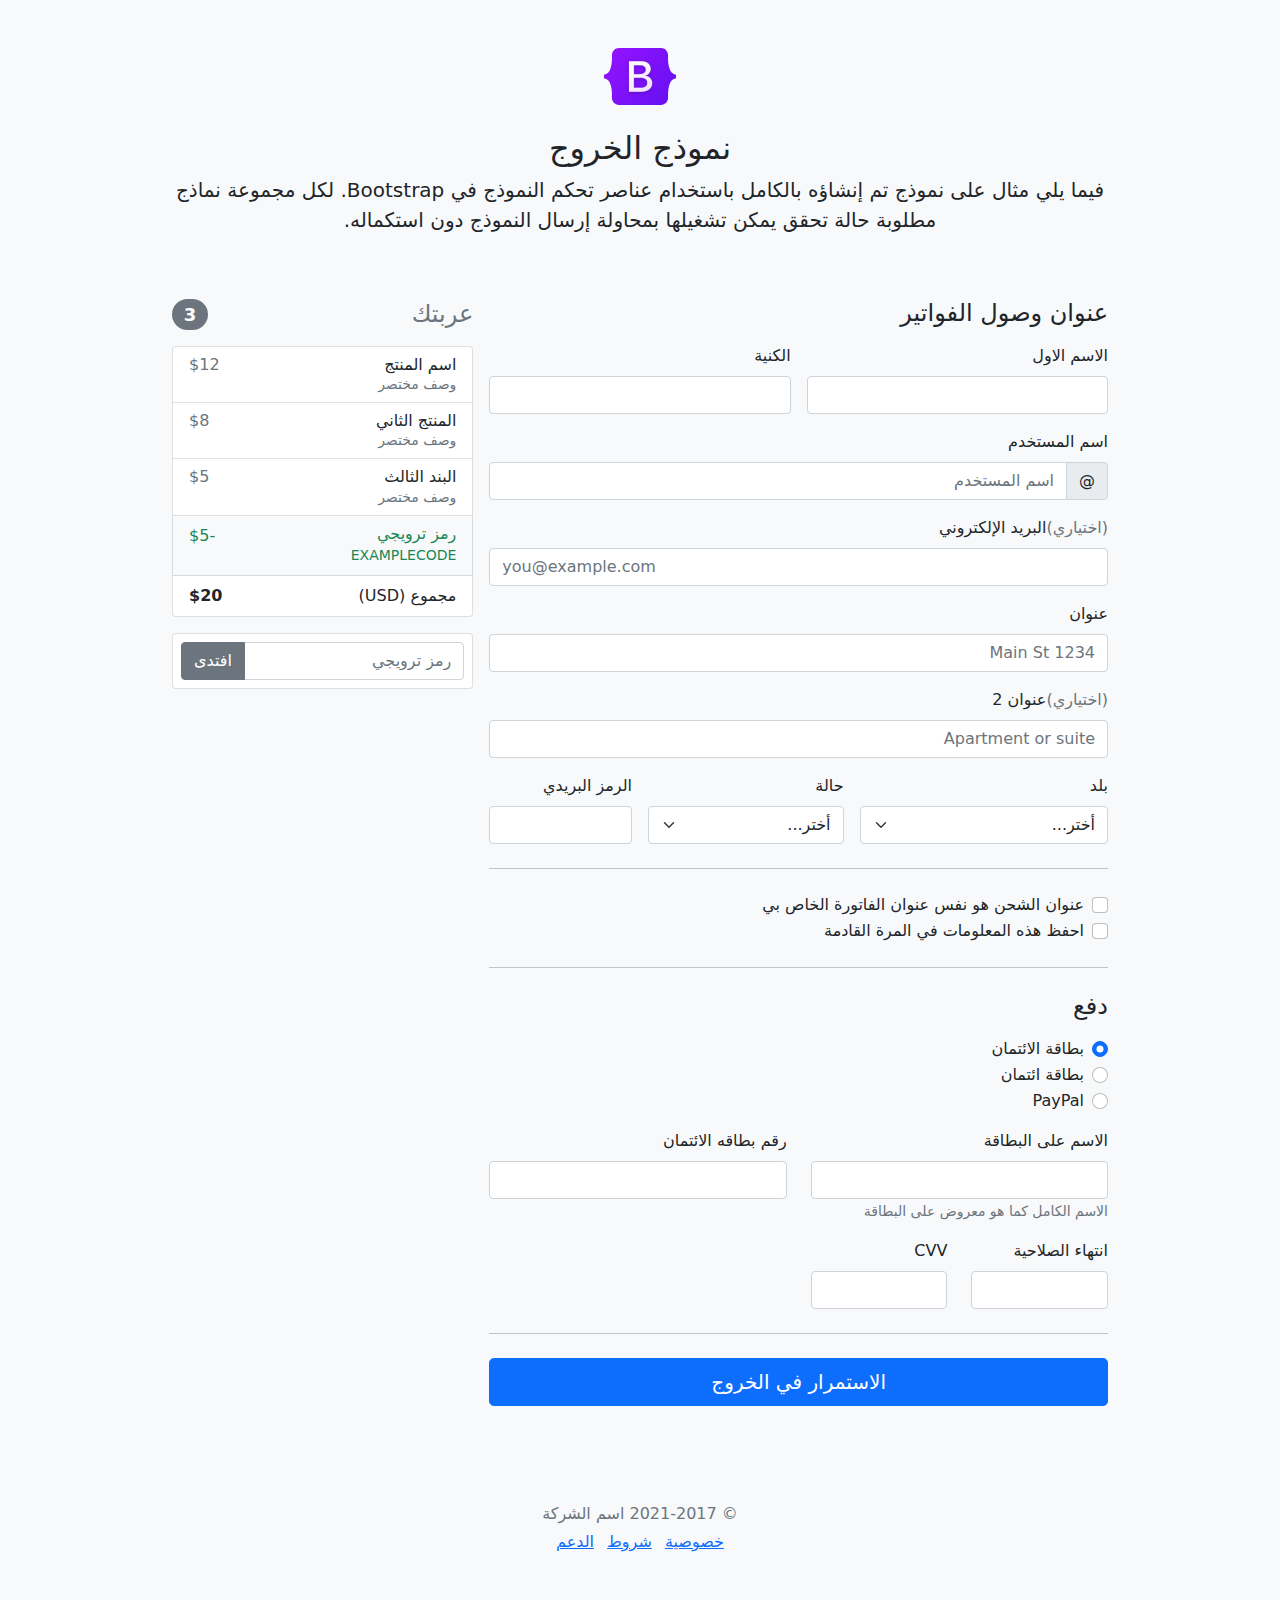
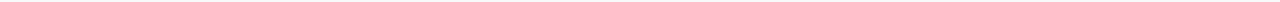
<file: bootstrap-5.0examples/checkout-rtl/index.html>
<!doctype html>
<html lang="ar" dir="rtl">
  <head>
    <meta charset="utf-8">
    <meta name="viewport" content="width=device-width, initial-scale=1">
    <meta name="description" content="">
    <meta name="author" content="Mark Otto, Jacob Thornton, and Bootstrap contributors">
    <meta name="generator" content="Hugo 0.80.0">
    <title>مثال الخروج · Bootstrap v5.0</title>

    <link rel="canonical" href="https://getbootstrap.com/docs/5.0/examples/checkout-rtl/">

    

    <!-- Bootstrap core CSS -->
<link href="../assets/dist/css/bootstrap.rtl.min.css" rel="stylesheet">

    <style>
      .bd-placeholder-img {
        font-size: 1.125rem;
        text-anchor: middle;
        -webkit-user-select: none;
        -moz-user-select: none;
        user-select: none;
      }

      @media (min-width: 768px) {
        .bd-placeholder-img-lg {
          font-size: 3.5rem;
        }
      }
    </style>

    
    <!-- Custom styles for this template -->
    <link href="../checkout/form-validation.css" rel="stylesheet">
  </head>
  <body class="bg-light">
    
<div class="container">
  <main>
    <div class="py-5 text-center">
      <img class="d-block mx-auto mb-4" src="../assets/brand/bootstrap-logo.svg" alt="" width="72" height="57">
      <h2>نموذج الخروج</h2>
      <p class="lead">فيما يلي مثال على نموذج تم إنشاؤه بالكامل باستخدام عناصر تحكم النموذج في Bootstrap. لكل مجموعة نماذج مطلوبة حالة تحقق يمكن تشغيلها بمحاولة إرسال النموذج دون استكماله.</p>
    </div>

    <div class="row g-3">
      <div class="col-md-5 col-lg-4 order-md-last">
        <h4 class="d-flex justify-content-between align-items-center mb-3">
          <span class="text-muted">عربتك</span>
          <span class="badge bg-secondary rounded-pill">3</span>
        </h4>
        <ul class="list-group mb-3">
          <li class="list-group-item d-flex justify-content-between lh-sm">
            <div>
              <h6 class="my-0">اسم المنتج</h6>
              <small class="text-muted">وصف مختصر</small>
            </div>
            <span class="text-muted">$12</span>
          </li>
          <li class="list-group-item d-flex justify-content-between lh-sm">
            <div>
              <h6 class="my-0">المنتج الثاني</h6>
              <small class="text-muted">وصف مختصر</small>
            </div>
            <span class="text-muted">$8</span>
          </li>
          <li class="list-group-item d-flex justify-content-between lh-sm">
            <div>
              <h6 class="my-0">البند الثالث</h6>
              <small class="text-muted">وصف مختصر</small>
            </div>
            <span class="text-muted">$5</span>
          </li>
          <li class="list-group-item d-flex justify-content-between bg-light">
            <div class="text-success">
              <h6 class="my-0">رمز ترويجي</h6>
              <small>EXAMPLECODE</small>
            </div>
            <span class="text-success">-$5</span>
          </li>
          <li class="list-group-item d-flex justify-content-between">
            <span>مجموع (USD)</span>
            <strong>$20</strong>
          </li>
        </ul>

        <form class="card p-2">
          <div class="input-group">
            <input type="text" class="form-control" placeholder="رمز ترويجي">
            <button type="submit" class="btn btn-secondary">افتدى</button>
          </div>
        </form>
      </div>
      <div class="col-md-7 col-lg-8">
        <h4 class="mb-3">عنوان وصول الفواتير</h4>
        <form class="needs-validation" novalidate>
          <div class="row g-3">
            <div class="col-sm-6">
              <label for="firstName" class="form-label">الاسم الاول</label>
              <input type="text" class="form-control" id="firstName" placeholder="" value="" required>
              <div class="invalid-feedback">
                مطلوب الاسم الأول صالح.
              </div>
            </div>

            <div class="col-sm-6">
              <label for="lastName" class="form-label">الكنية</label>
              <input type="text" class="form-control" id="lastName" placeholder="" value="" required>
              <div class="invalid-feedback">
                مطلوب اسم أخير صالح.
              </div>
            </div>

            <div class="col-12">
              <label for="username" class="form-label">اسم المستخدم</label>
              <div class="input-group has-validation">
                <span class="input-group-text">@</span>
                <input type="text" class="form-control" id="username" placeholder="اسم المستخدم" required>
              <div class="invalid-feedback">
                اسم المستخدم الخاص بك مطلوب.
                </div>
              </div>
            </div>

            <div class="col-12">
              <label for="email" class="form-label"><span class="text-muted">(اختياري)</span>البريد الإلكتروني </label>
              <input type="email" class="form-control" id="email" placeholder="you@example.com">
              <div class="invalid-feedback">
                يرجى إدخال عنوان بريد إلكتروني صالح لتحديثات الشحن.
              </div>
            </div>

            <div class="col-12">
              <label for="address" class="form-label">عنوان</label>
              <input type="text" class="form-control" id="address" placeholder="1234 Main St" required>
              <div class="invalid-feedback">
                يرجى إدخال عنوان الشحن الخاص بك.
              </div>
            </div>

            <div class="col-12">
              <label for="address2" class="form-label"><span class="text-muted">(اختياري)</span>عنوان 2 </label>
              <input type="text" class="form-control" id="address2" placeholder="Apartment or suite">
            </div>

            <div class="col-md-5">
              <label for="country" class="form-label">بلد</label>
              <select class="form-select" id="country" required>
                <option value="">أختر...</option>
                <option>الولايات المتحدة الأمريكية</option>
              </select>
              <div class="invalid-feedback">
                يرجى تحديد بلد صالح.
              </div>
            </div>

            <div class="col-md-4">
              <label for="state" class="form-label">حالة</label>
              <select class="form-select" id="state" required>
                <option value="">أختر...</option>
                <option>كاليفورنيا</option>
              </select>
              <div class="invalid-feedback">
                يرجى تقديم حالة صالحة.
              </div>
            </div>

            <div class="col-md-3">
              <label for="zip" class="form-label">الرمز البريدي</label>
              <input type="text" class="form-control" id="zip" placeholder="" required>
              <div class="invalid-feedback">
                الرمز البريدي مطلوب.
              </div>
            </div>
          </div>

          <hr class="my-4">

          <div class="form-check">
            <input type="checkbox" class="form-check-input" id="same-address">
            <label class="form-check-label" for="same-address">عنوان الشحن هو نفس عنوان الفاتورة الخاص بي</label>
          </div>

          <div class="form-check">
            <input type="checkbox" class="form-check-input" id="save-info">
            <label class="form-check-label" for="save-info">احفظ هذه المعلومات في المرة القادمة</label>
          </div>

          <hr class="my-4">

          <h4 class="mb-3">دفع</h4>

          <div class="my-3">
            <div class="form-check">
              <input id="credit" name="paymentMethod" type="radio" class="form-check-input" checked required>
              <label class="form-check-label" for="credit">بطاقة الائتمان</label>
            </div>
            <div class="form-check">
              <input id="debit" name="paymentMethod" type="radio" class="form-check-input" required>
              <label class="form-check-label" for="debit">بطاقة ائتمان</label>
            </div>
            <div class="form-check">
              <input id="paypal" name="paymentMethod" type="radio" class="form-check-input" required>
              <label class="form-check-label" for="paypal">PayPal</label>
            </div>
          </div>

          <div class="row gy-3">
            <div class="col-md-6">
              <label for="cc-name" class="form-label">الاسم على البطاقة</label>
              <input type="text" class="form-control" id="cc-name" placeholder="" required>
              <small class="text-muted">الاسم الكامل كما هو معروض على البطاقة</small>
              <div class="invalid-feedback">
                الاسم على البطاقة مطلوب
              </div>
            </div>

            <div class="col-md-6">
              <label for="cc-number" class="form-label">رقم بطاقه الائتمان</label>
              <input type="text" class="form-control" id="cc-number" placeholder="" required>
              <div class="invalid-feedback">
                رقم بطاقة الائتمان مطلوب
              </div>
            </div>

            <div class="col-md-3">
              <label for="cc-expiration" class="form-label">انتهاء الصلاحية</label>
              <input type="text" class="form-control" id="cc-expiration" placeholder="" required>
              <div class="invalid-feedback">
                تاريخ انتهاء الصلاحية مطلوب
              </div>
            </div>

            <div class="col-md-3">
              <label for="cc-cvv" class="form-label">CVV</label>
              <input type="text" class="form-control" id="cc-cvv" placeholder="" required>
              <div class="invalid-feedback">
                رمز الحماية مطلوب
              </div>
            </div>
          </div>

          <hr class="my-4">

          <button class="w-100 btn btn-primary btn-lg" type="submit">الاستمرار في الخروج</button>
        </form>
      </div>
    </div>
  </main>
  <footer class="my-5 pt-5 text-muted text-center text-small">
    <p class="mb-1">&copy; 2021-2017 اسم الشركة</p>
    <ul class="list-inline">
      <li class="list-inline-item"><a href="#">خصوصية</a></li>
      <li class="list-inline-item"><a href="#">شروط</a></li>
      <li class="list-inline-item"><a href="#">الدعم</a></li>
    </ul>
  </footer>
</div>


    <script src="../assets/dist/js/bootstrap.bundle.min.js"></script>

      <script src="../checkout/form-validation.js"></script>
  </body>
</html>
</file>
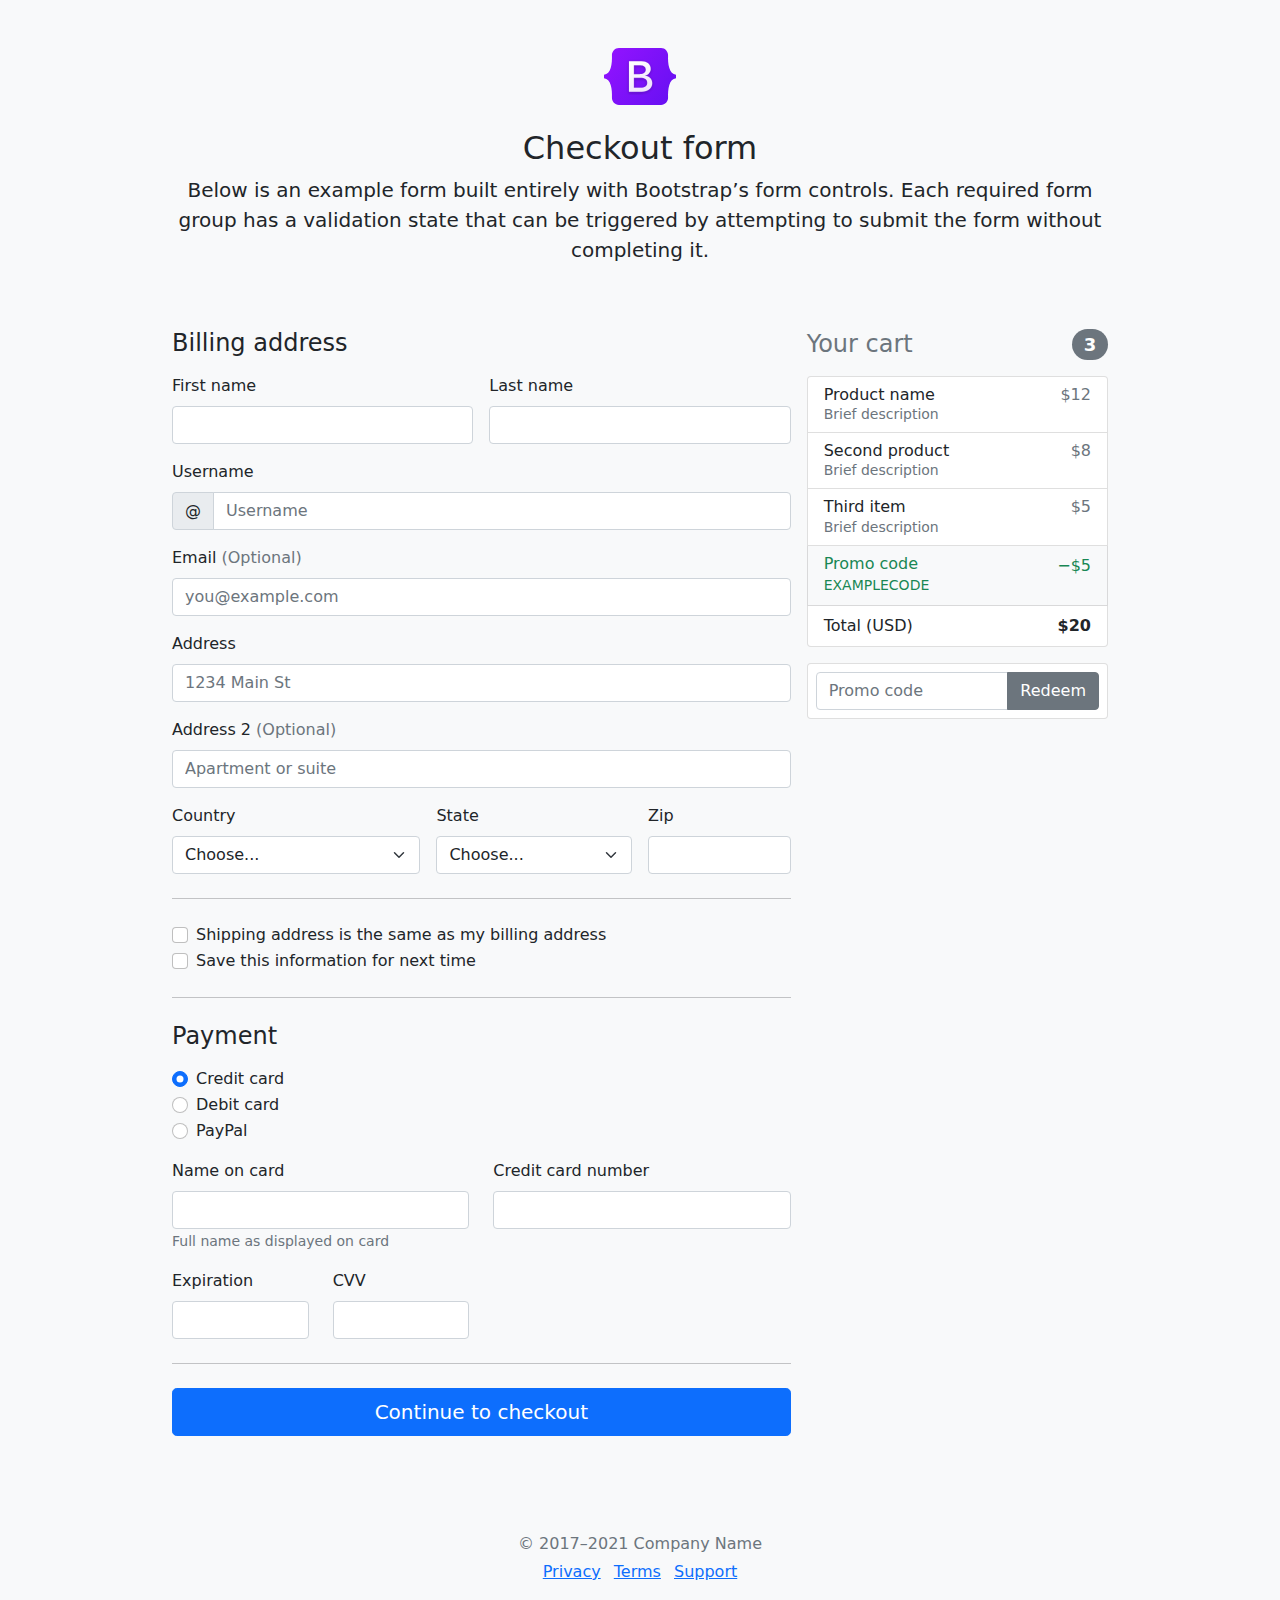
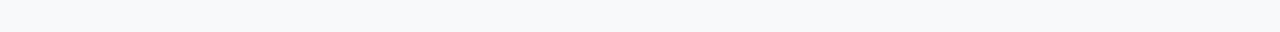
<file: bootstrap-5.0examples/checkout/index.html>
<!doctype html>
<html lang="en">
  <head>
    <meta charset="utf-8">
    <meta name="viewport" content="width=device-width, initial-scale=1">
    <meta name="description" content="">
    <meta name="author" content="Mark Otto, Jacob Thornton, and Bootstrap contributors">
    <meta name="generator" content="Hugo 0.80.0">
    <title>Checkout example · Bootstrap v5.0</title>

    <link rel="canonical" href="https://getbootstrap.com/docs/5.0/examples/checkout/">

    

    <!-- Bootstrap core CSS -->
<link href="../assets/dist/css/bootstrap.min.css" rel="stylesheet">

    <style>
      .bd-placeholder-img {
        font-size: 1.125rem;
        text-anchor: middle;
        -webkit-user-select: none;
        -moz-user-select: none;
        user-select: none;
      }

      @media (min-width: 768px) {
        .bd-placeholder-img-lg {
          font-size: 3.5rem;
        }
      }
    </style>

    
    <!-- Custom styles for this template -->
    <link href="form-validation.css" rel="stylesheet">
  </head>
  <body class="bg-light">
    
<div class="container">
  <main>
    <div class="py-5 text-center">
      <img class="d-block mx-auto mb-4" src="../assets/brand/bootstrap-logo.svg" alt="" width="72" height="57">
      <h2>Checkout form</h2>
      <p class="lead">Below is an example form built entirely with Bootstrap’s form controls. Each required form group has a validation state that can be triggered by attempting to submit the form without completing it.</p>
    </div>

    <div class="row g-3">
      <div class="col-md-5 col-lg-4 order-md-last">
        <h4 class="d-flex justify-content-between align-items-center mb-3">
          <span class="text-muted">Your cart</span>
          <span class="badge bg-secondary rounded-pill">3</span>
        </h4>
        <ul class="list-group mb-3">
          <li class="list-group-item d-flex justify-content-between lh-sm">
            <div>
              <h6 class="my-0">Product name</h6>
              <small class="text-muted">Brief description</small>
            </div>
            <span class="text-muted">$12</span>
          </li>
          <li class="list-group-item d-flex justify-content-between lh-sm">
            <div>
              <h6 class="my-0">Second product</h6>
              <small class="text-muted">Brief description</small>
            </div>
            <span class="text-muted">$8</span>
          </li>
          <li class="list-group-item d-flex justify-content-between lh-sm">
            <div>
              <h6 class="my-0">Third item</h6>
              <small class="text-muted">Brief description</small>
            </div>
            <span class="text-muted">$5</span>
          </li>
          <li class="list-group-item d-flex justify-content-between bg-light">
            <div class="text-success">
              <h6 class="my-0">Promo code</h6>
              <small>EXAMPLECODE</small>
            </div>
            <span class="text-success">−$5</span>
          </li>
          <li class="list-group-item d-flex justify-content-between">
            <span>Total (USD)</span>
            <strong>$20</strong>
          </li>
        </ul>

        <form class="card p-2">
          <div class="input-group">
            <input type="text" class="form-control" placeholder="Promo code">
            <button type="submit" class="btn btn-secondary">Redeem</button>
          </div>
        </form>
      </div>
      <div class="col-md-7 col-lg-8">
        <h4 class="mb-3">Billing address</h4>
        <form class="needs-validation" novalidate>
          <div class="row g-3">
            <div class="col-sm-6">
              <label for="firstName" class="form-label">First name</label>
              <input type="text" class="form-control" id="firstName" placeholder="" value="" required>
              <div class="invalid-feedback">
                Valid first name is required.
              </div>
            </div>

            <div class="col-sm-6">
              <label for="lastName" class="form-label">Last name</label>
              <input type="text" class="form-control" id="lastName" placeholder="" value="" required>
              <div class="invalid-feedback">
                Valid last name is required.
              </div>
            </div>

            <div class="col-12">
              <label for="username" class="form-label">Username</label>
              <div class="input-group has-validation">
                <span class="input-group-text">@</span>
                <input type="text" class="form-control" id="username" placeholder="Username" required>
              <div class="invalid-feedback">
                  Your username is required.
                </div>
              </div>
            </div>

            <div class="col-12">
              <label for="email" class="form-label">Email <span class="text-muted">(Optional)</span></label>
              <input type="email" class="form-control" id="email" placeholder="you@example.com">
              <div class="invalid-feedback">
                Please enter a valid email address for shipping updates.
              </div>
            </div>

            <div class="col-12">
              <label for="address" class="form-label">Address</label>
              <input type="text" class="form-control" id="address" placeholder="1234 Main St" required>
              <div class="invalid-feedback">
                Please enter your shipping address.
              </div>
            </div>

            <div class="col-12">
              <label for="address2" class="form-label">Address 2 <span class="text-muted">(Optional)</span></label>
              <input type="text" class="form-control" id="address2" placeholder="Apartment or suite">
            </div>

            <div class="col-md-5">
              <label for="country" class="form-label">Country</label>
              <select class="form-select" id="country" required>
                <option value="">Choose...</option>
                <option>United States</option>
              </select>
              <div class="invalid-feedback">
                Please select a valid country.
              </div>
            </div>

            <div class="col-md-4">
              <label for="state" class="form-label">State</label>
              <select class="form-select" id="state" required>
                <option value="">Choose...</option>
                <option>California</option>
              </select>
              <div class="invalid-feedback">
                Please provide a valid state.
              </div>
            </div>

            <div class="col-md-3">
              <label for="zip" class="form-label">Zip</label>
              <input type="text" class="form-control" id="zip" placeholder="" required>
              <div class="invalid-feedback">
                Zip code required.
              </div>
            </div>
          </div>

          <hr class="my-4">

          <div class="form-check">
            <input type="checkbox" class="form-check-input" id="same-address">
            <label class="form-check-label" for="same-address">Shipping address is the same as my billing address</label>
          </div>

          <div class="form-check">
            <input type="checkbox" class="form-check-input" id="save-info">
            <label class="form-check-label" for="save-info">Save this information for next time</label>
          </div>

          <hr class="my-4">

          <h4 class="mb-3">Payment</h4>

          <div class="my-3">
            <div class="form-check">
              <input id="credit" name="paymentMethod" type="radio" class="form-check-input" checked required>
              <label class="form-check-label" for="credit">Credit card</label>
            </div>
            <div class="form-check">
              <input id="debit" name="paymentMethod" type="radio" class="form-check-input" required>
              <label class="form-check-label" for="debit">Debit card</label>
            </div>
            <div class="form-check">
              <input id="paypal" name="paymentMethod" type="radio" class="form-check-input" required>
              <label class="form-check-label" for="paypal">PayPal</label>
            </div>
          </div>

          <div class="row gy-3">
            <div class="col-md-6">
              <label for="cc-name" class="form-label">Name on card</label>
              <input type="text" class="form-control" id="cc-name" placeholder="" required>
              <small class="text-muted">Full name as displayed on card</small>
              <div class="invalid-feedback">
                Name on card is required
              </div>
            </div>

            <div class="col-md-6">
              <label for="cc-number" class="form-label">Credit card number</label>
              <input type="text" class="form-control" id="cc-number" placeholder="" required>
              <div class="invalid-feedback">
                Credit card number is required
              </div>
            </div>

            <div class="col-md-3">
              <label for="cc-expiration" class="form-label">Expiration</label>
              <input type="text" class="form-control" id="cc-expiration" placeholder="" required>
              <div class="invalid-feedback">
                Expiration date required
              </div>
            </div>

            <div class="col-md-3">
              <label for="cc-cvv" class="form-label">CVV</label>
              <input type="text" class="form-control" id="cc-cvv" placeholder="" required>
              <div class="invalid-feedback">
                Security code required
              </div>
            </div>
          </div>

          <hr class="my-4">

          <button class="w-100 btn btn-primary btn-lg" type="submit">Continue to checkout</button>
        </form>
      </div>
    </div>
  </main>

  <footer class="my-5 pt-5 text-muted text-center text-small">
    <p class="mb-1">&copy; 2017–2021 Company Name</p>
    <ul class="list-inline">
      <li class="list-inline-item"><a href="#">Privacy</a></li>
      <li class="list-inline-item"><a href="#">Terms</a></li>
      <li class="list-inline-item"><a href="#">Support</a></li>
    </ul>
  </footer>
</div>


    <script src="../assets/dist/js/bootstrap.bundle.min.js"></script>

      <script src="form-validation.js"></script>
  </body>
</html>
</file>
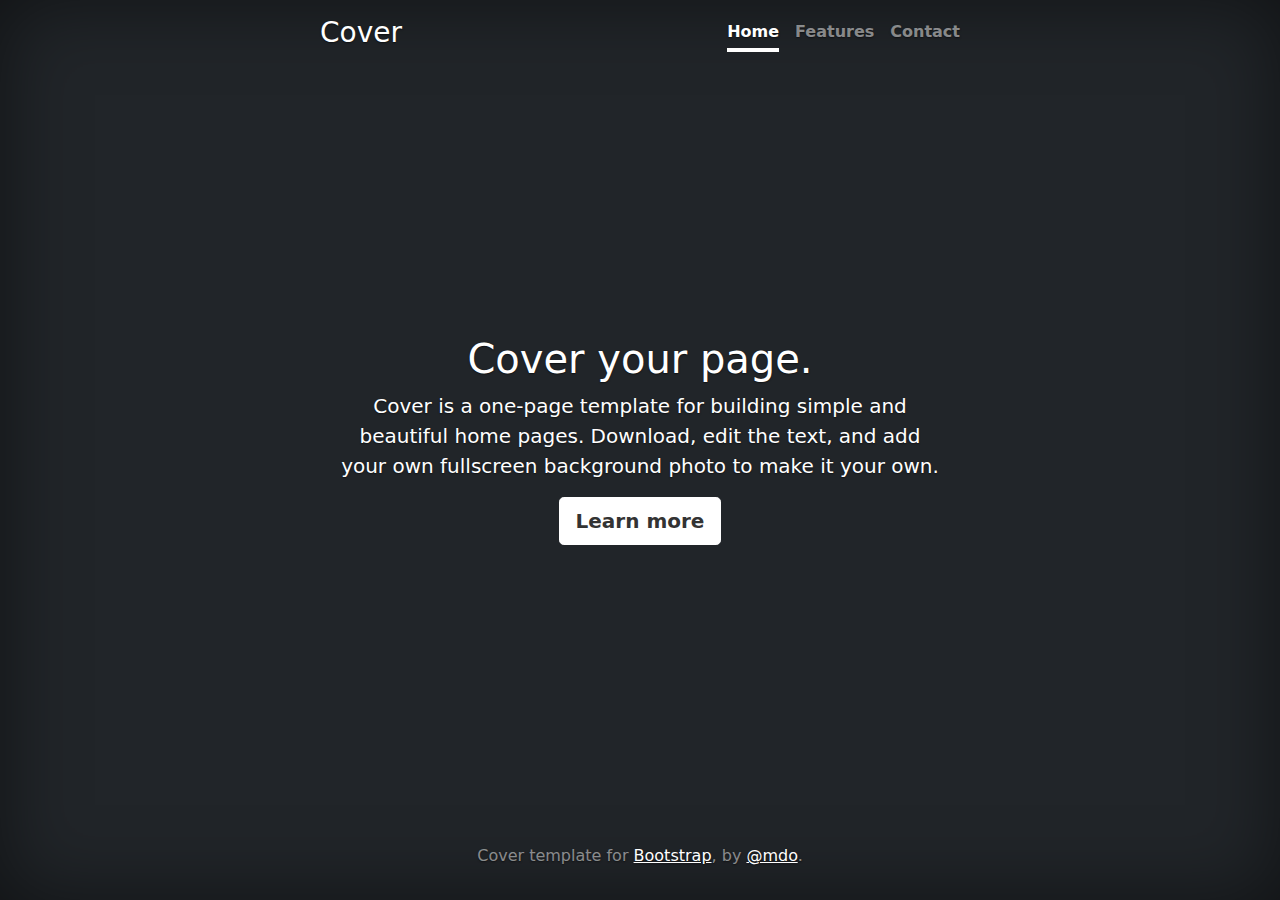
<file: bootstrap-5.0examples/cover/index.html>
<!doctype html>
<html lang="en" class="h-100">
  <head>
    <meta charset="utf-8">
    <meta name="viewport" content="width=device-width, initial-scale=1">
    <meta name="description" content="">
    <meta name="author" content="Mark Otto, Jacob Thornton, and Bootstrap contributors">
    <meta name="generator" content="Hugo 0.80.0">
    <title>Cover Template · Bootstrap v5.0</title>

    <link rel="canonical" href="https://getbootstrap.com/docs/5.0/examples/cover/">

    

    <!-- Bootstrap core CSS -->
<link href="../assets/dist/css/bootstrap.min.css" rel="stylesheet">

    <style>
      .bd-placeholder-img {
        font-size: 1.125rem;
        text-anchor: middle;
        -webkit-user-select: none;
        -moz-user-select: none;
        user-select: none;
      }

      @media (min-width: 768px) {
        .bd-placeholder-img-lg {
          font-size: 3.5rem;
        }
      }
    </style>

    
    <!-- Custom styles for this template -->
    <link href="cover.css" rel="stylesheet">
  </head>
  <body class="d-flex h-100 text-center text-white bg-dark">
    
<div class="cover-container d-flex w-100 h-100 p-3 mx-auto flex-column">
  <header class="mb-auto">
    <div>
      <h3 class="float-md-start mb-0">Cover</h3>
      <nav class="nav nav-masthead justify-content-center float-md-end">
        <a class="nav-link active" aria-current="page" href="#">Home</a>
        <a class="nav-link" href="#">Features</a>
        <a class="nav-link" href="#">Contact</a>
      </nav>
    </div>
  </header>

  <main class="px-3">
    <h1>Cover your page.</h1>
    <p class="lead">Cover is a one-page template for building simple and beautiful home pages. Download, edit the text, and add your own fullscreen background photo to make it your own.</p>
    <p class="lead">
      <a href="#" class="btn btn-lg btn-secondary fw-bold border-white bg-white">Learn more</a>
    </p>
  </main>

  <footer class="mt-auto text-white-50">
    <p>Cover template for <a href="https://getbootstrap.com/" class="text-white">Bootstrap</a>, by <a href="https://twitter.com/mdo" class="text-white">@mdo</a>.</p>
  </footer>
</div>


    
  </body>
</html>
</file>
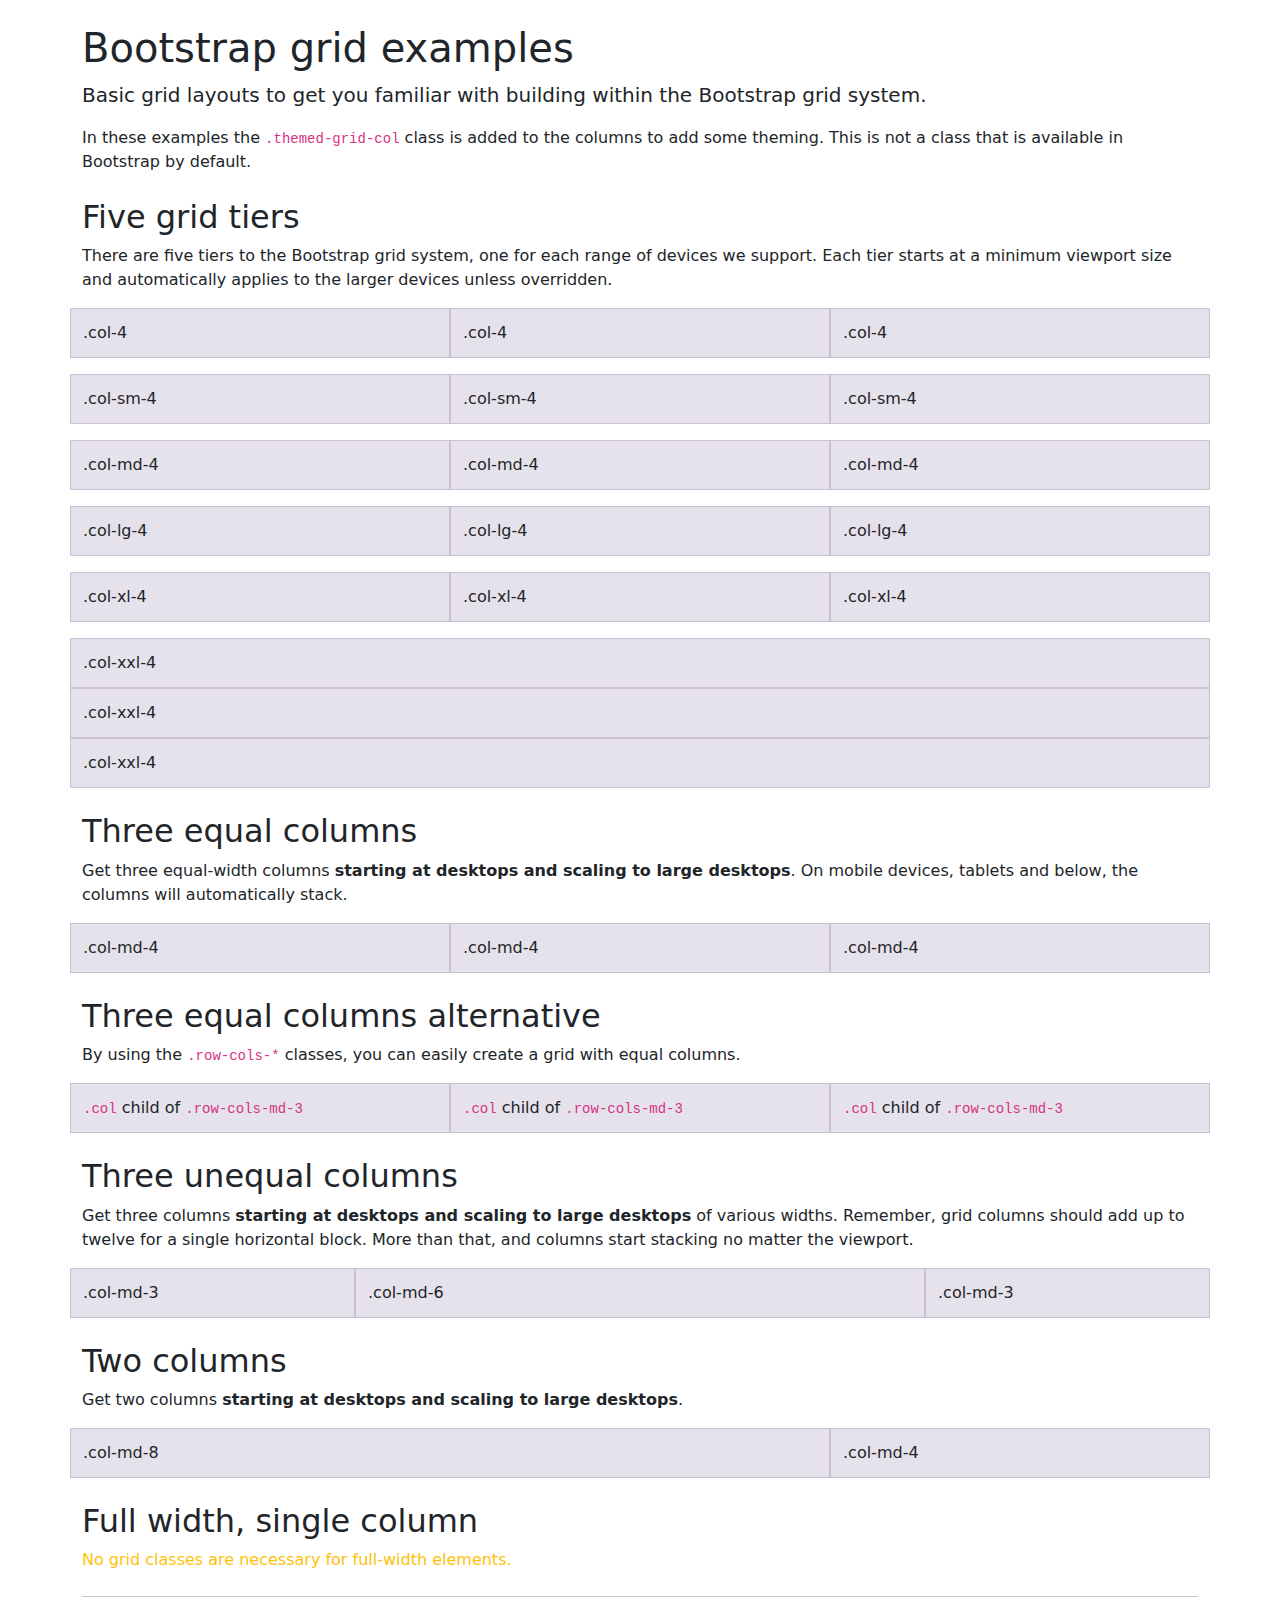
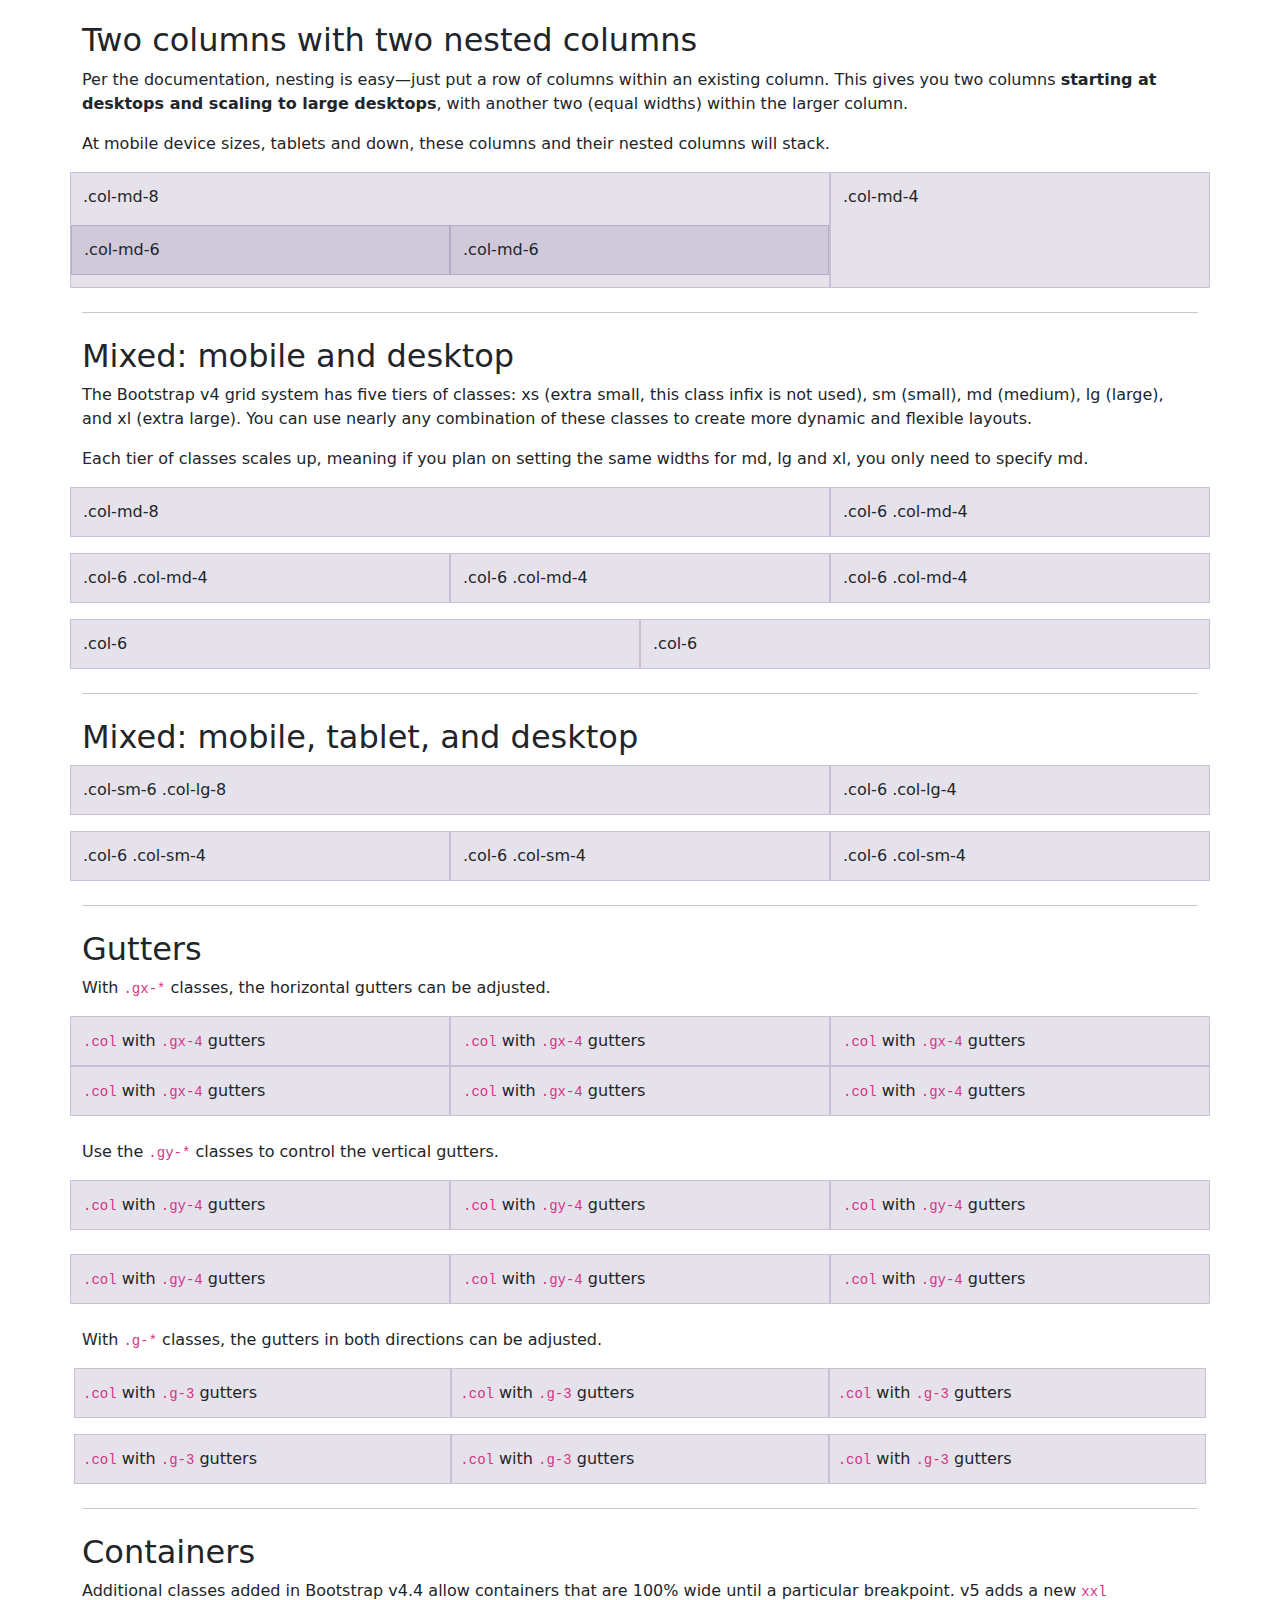
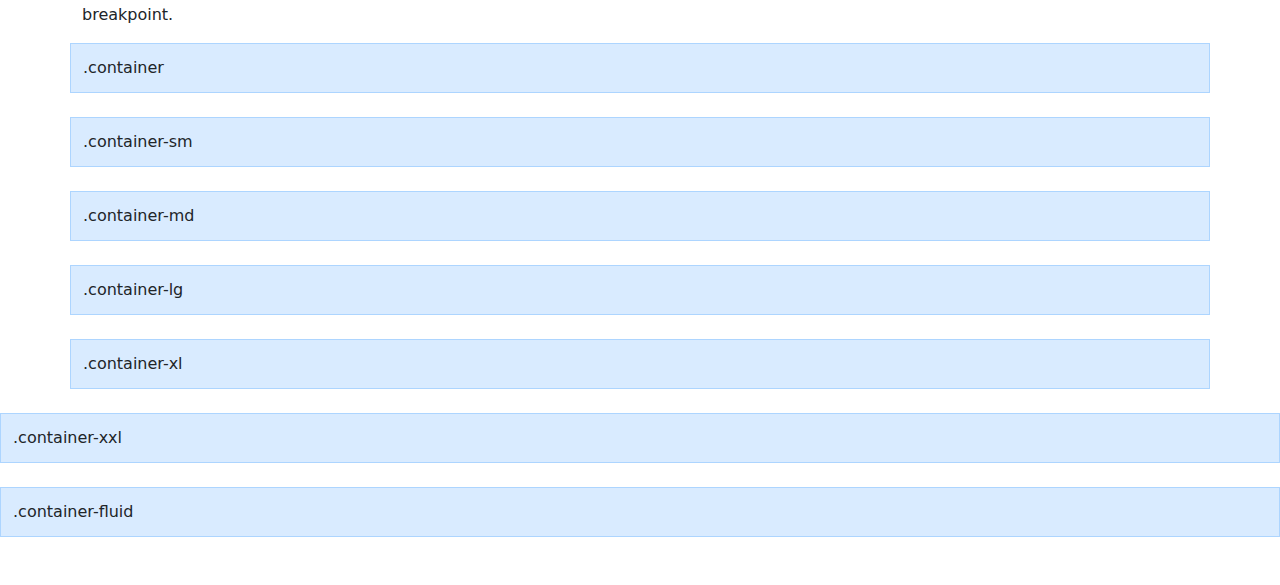
<file: bootstrap-5.0examples/grid/index.html>
<!doctype html>
<html lang="en">
  <head>
    <meta charset="utf-8">
    <meta name="viewport" content="width=device-width, initial-scale=1">
    <meta name="description" content="">
    <meta name="author" content="Mark Otto, Jacob Thornton, and Bootstrap contributors">
    <meta name="generator" content="Hugo 0.80.0">
    <title>Grid Template · Bootstrap v5.0</title>

    <link rel="canonical" href="https://getbootstrap.com/docs/5.0/examples/grid/">

    

    <!-- Bootstrap core CSS -->
<link href="../assets/dist/css/bootstrap.min.css" rel="stylesheet">

    <style>
      .bd-placeholder-img {
        font-size: 1.125rem;
        text-anchor: middle;
        -webkit-user-select: none;
        -moz-user-select: none;
        user-select: none;
      }

      @media (min-width: 768px) {
        .bd-placeholder-img-lg {
          font-size: 3.5rem;
        }
      }
    </style>

    
    <!-- Custom styles for this template -->
    <link href="grid.css" rel="stylesheet">
  </head>
  <body class="py-4">
    
<main>
  <div class="container">

    <h1>Bootstrap grid examples</h1>
    <p class="lead">Basic grid layouts to get you familiar with building within the Bootstrap grid system.</p>
    <p>In these examples the <code>.themed-grid-col</code> class is added to the columns to add some theming. This is not a class that is available in Bootstrap by default.</p>

    <h2 class="mt-4">Five grid tiers</h2>
    <p>There are five tiers to the Bootstrap grid system, one for each range of devices we support. Each tier starts at a minimum viewport size and automatically applies to the larger devices unless overridden.</p>

    <div class="row mb-3">
      <div class="col-4 themed-grid-col">.col-4</div>
      <div class="col-4 themed-grid-col">.col-4</div>
      <div class="col-4 themed-grid-col">.col-4</div>
    </div>

    <div class="row mb-3">
      <div class="col-sm-4 themed-grid-col">.col-sm-4</div>
      <div class="col-sm-4 themed-grid-col">.col-sm-4</div>
      <div class="col-sm-4 themed-grid-col">.col-sm-4</div>
    </div>

    <div class="row mb-3">
      <div class="col-md-4 themed-grid-col">.col-md-4</div>
      <div class="col-md-4 themed-grid-col">.col-md-4</div>
      <div class="col-md-4 themed-grid-col">.col-md-4</div>
    </div>

    <div class="row mb-3">
      <div class="col-lg-4 themed-grid-col">.col-lg-4</div>
      <div class="col-lg-4 themed-grid-col">.col-lg-4</div>
      <div class="col-lg-4 themed-grid-col">.col-lg-4</div>
    </div>

    <div class="row mb-3">
      <div class="col-xl-4 themed-grid-col">.col-xl-4</div>
      <div class="col-xl-4 themed-grid-col">.col-xl-4</div>
      <div class="col-xl-4 themed-grid-col">.col-xl-4</div>
    </div>

    <div class="row mb-3">
      <div class="col-xxl-4 themed-grid-col">.col-xxl-4</div>
      <div class="col-xxl-4 themed-grid-col">.col-xxl-4</div>
      <div class="col-xxl-4 themed-grid-col">.col-xxl-4</div>
    </div>

    <h2 class="mt-4">Three equal columns</h2>
    <p>Get three equal-width columns <strong>starting at desktops and scaling to large desktops</strong>. On mobile devices, tablets and below, the columns will automatically stack.</p>
    <div class="row mb-3">
      <div class="col-md-4 themed-grid-col">.col-md-4</div>
      <div class="col-md-4 themed-grid-col">.col-md-4</div>
      <div class="col-md-4 themed-grid-col">.col-md-4</div>
    </div>

    <h2 class="mt-4">Three equal columns alternative</h2>
    <p>By using the <code>.row-cols-*</code> classes, you can easily create a grid with equal columns.</p>
    <div class="row row-cols-md-3 mb-3">
      <div class="col themed-grid-col"><code>.col</code> child of <code>.row-cols-md-3</code></div>
      <div class="col themed-grid-col"><code>.col</code> child of <code>.row-cols-md-3</code></div>
      <div class="col themed-grid-col"><code>.col</code> child of <code>.row-cols-md-3</code></div>
    </div>

    <h2 class="mt-4">Three unequal columns</h2>
    <p>Get three columns <strong>starting at desktops and scaling to large desktops</strong> of various widths. Remember, grid columns should add up to twelve for a single horizontal block. More than that, and columns start stacking no matter the viewport.</p>
    <div class="row mb-3">
      <div class="col-md-3 themed-grid-col">.col-md-3</div>
      <div class="col-md-6 themed-grid-col">.col-md-6</div>
      <div class="col-md-3 themed-grid-col">.col-md-3</div>
    </div>

    <h2 class="mt-4">Two columns</h2>
    <p>Get two columns <strong>starting at desktops and scaling to large desktops</strong>.</p>
    <div class="row mb-3">
      <div class="col-md-8 themed-grid-col">.col-md-8</div>
      <div class="col-md-4 themed-grid-col">.col-md-4</div>
    </div>

    <h2 class="mt-4">Full width, single column</h2>
    <p class="text-warning">
      No grid classes are necessary for full-width elements.
    </p>

    <hr class="my-4">

    <h2 class="mt-4">Two columns with two nested columns</h2>
    <p>Per the documentation, nesting is easy—just put a row of columns within an existing column. This gives you two columns <strong>starting at desktops and scaling to large desktops</strong>, with another two (equal widths) within the larger column.</p>
    <p>At mobile device sizes, tablets and down, these columns and their nested columns will stack.</p>
    <div class="row mb-3">
      <div class="col-md-8 themed-grid-col">
        <div class="pb-3">
          .col-md-8
        </div>
        <div class="row">
          <div class="col-md-6 themed-grid-col">.col-md-6</div>
          <div class="col-md-6 themed-grid-col">.col-md-6</div>
        </div>
      </div>
      <div class="col-md-4 themed-grid-col">.col-md-4</div>
    </div>

    <hr class="my-4">

    <h2 class="mt-4">Mixed: mobile and desktop</h2>
    <p>The Bootstrap v4 grid system has five tiers of classes: xs (extra small, this class infix is not used), sm (small), md (medium), lg (large), and xl (extra large). You can use nearly any combination of these classes to create more dynamic and flexible layouts.</p>
    <p>Each tier of classes scales up, meaning if you plan on setting the same widths for md, lg and xl, you only need to specify md.</p>
    <div class="row mb-3">
      <div class="col-md-8 themed-grid-col">.col-md-8</div>
      <div class="col-6 col-md-4 themed-grid-col">.col-6 .col-md-4</div>
    </div>
    <div class="row mb-3">
      <div class="col-6 col-md-4 themed-grid-col">.col-6 .col-md-4</div>
      <div class="col-6 col-md-4 themed-grid-col">.col-6 .col-md-4</div>
      <div class="col-6 col-md-4 themed-grid-col">.col-6 .col-md-4</div>
    </div>
    <div class="row mb-3">
      <div class="col-6 themed-grid-col">.col-6</div>
      <div class="col-6 themed-grid-col">.col-6</div>
    </div>

    <hr class="my-4">

    <h2 class="mt-4">Mixed: mobile, tablet, and desktop</h2>
    <div class="row mb-3">
      <div class="col-sm-6 col-lg-8 themed-grid-col">.col-sm-6 .col-lg-8</div>
      <div class="col-6 col-lg-4 themed-grid-col">.col-6 .col-lg-4</div>
    </div>
    <div class="row mb-3">
      <div class="col-6 col-sm-4 themed-grid-col">.col-6 .col-sm-4</div>
      <div class="col-6 col-sm-4 themed-grid-col">.col-6 .col-sm-4</div>
      <div class="col-6 col-sm-4 themed-grid-col">.col-6 .col-sm-4</div>
    </div>

    <hr class="my-4">

    <h2 class="mt-4">Gutters</h2>
    <p>With <code>.gx-*</code> classes, the horizontal gutters can be adjusted.</p>
    <div class="row row-cols-1 row-cols-md-3 gx-4">
      <div class="col themed-grid-col"><code>.col</code> with <code>.gx-4</code> gutters</div>
      <div class="col themed-grid-col"><code>.col</code> with <code>.gx-4</code> gutters</div>
      <div class="col themed-grid-col"><code>.col</code> with <code>.gx-4</code> gutters</div>
      <div class="col themed-grid-col"><code>.col</code> with <code>.gx-4</code> gutters</div>
      <div class="col themed-grid-col"><code>.col</code> with <code>.gx-4</code> gutters</div>
      <div class="col themed-grid-col"><code>.col</code> with <code>.gx-4</code> gutters</div>
    </div>
    <p class="mt-4">Use the <code>.gy-*</code> classes to control the vertical gutters.</p>
    <div class="row row-cols-1 row-cols-md-3 gy-4">
      <div class="col themed-grid-col"><code>.col</code> with <code>.gy-4</code> gutters</div>
      <div class="col themed-grid-col"><code>.col</code> with <code>.gy-4</code> gutters</div>
      <div class="col themed-grid-col"><code>.col</code> with <code>.gy-4</code> gutters</div>
      <div class="col themed-grid-col"><code>.col</code> with <code>.gy-4</code> gutters</div>
      <div class="col themed-grid-col"><code>.col</code> with <code>.gy-4</code> gutters</div>
      <div class="col themed-grid-col"><code>.col</code> with <code>.gy-4</code> gutters</div>
    </div>
    <p class="mt-4">With <code>.g-*</code> classes, the gutters in both directions can be adjusted.</p>
    <div class="row row-cols-1 row-cols-md-3 g-3">
      <div class="col themed-grid-col"><code>.col</code> with <code>.g-3</code> gutters</div>
      <div class="col themed-grid-col"><code>.col</code> with <code>.g-3</code> gutters</div>
      <div class="col themed-grid-col"><code>.col</code> with <code>.g-3</code> gutters</div>
      <div class="col themed-grid-col"><code>.col</code> with <code>.g-3</code> gutters</div>
      <div class="col themed-grid-col"><code>.col</code> with <code>.g-3</code> gutters</div>
      <div class="col themed-grid-col"><code>.col</code> with <code>.g-3</code> gutters</div>
    </div>
  </div>

  <div class="container" id="containers">
    <hr class="my-4">

    <h2 class="mt-4">Containers</h2>
    <p>Additional classes added in Bootstrap v4.4 allow containers that are 100% wide until a particular breakpoint. v5 adds a new <code>xxl</code> breakpoint.</p>
  </div>

  <div class="container themed-container">.container</div>
  <div class="container-sm themed-container">.container-sm</div>
  <div class="container-md themed-container">.container-md</div>
  <div class="container-lg themed-container">.container-lg</div>
  <div class="container-xl themed-container">.container-xl</div>
  <div class="container-xxl themed-container">.container-xxl</div>
  <div class="container-fluid themed-container">.container-fluid</div>
</main>


    
  </body>
</html>
</file>
<file: estilos/generales.css>
@import url('https://fonts.googleapis.com/css2?family=Metrophobic&family=Ubuntu:wght@300;400;500;700&display=swap');

:root {
    --colorPrimario: #ffc000;
    --colorSecundario: #ff0000; 
}

* {
    box-sizing: border-box;
}

body {
    scroll-behavior: smooth;
}

h1,
h2,
h3 {
    font-family: 'Ubuntu', sans-serif;
}

h1 {
    font-weight: 900;
    font-size: 3rem;
}

h2 {
    font-size: 3rem;
}

h3 {
    font-size: 1.5rem;
}

a,
p {
    font-family: 'Metrophobic', sans-serif;
}

.gradient {
    background-image: linear-gradient(to right, #ffffff, var(--colorPrimario));
}

.logo {
    width: 60%;
    display: inline-block;
}

.txt-white {
    color: #fff;
}

.txt-white:hover {
    color: var(--colorPrimario);
}

.bg-yellow:hover {
    background-color: var(--colorPrimario);
}
</file>
<file: bootstrap-5.0examples/blog/blog.rtl.css>
/* stylelint-disable selector-list-comma-newline-after */

.blog-header {
  line-height: 1;
  border-bottom: 1px solid #e5e5e5;
}

.blog-header-logo {
  font-family: Amiri, Georgia, "Times New Roman", serif;
  font-size: 2.25rem;
}

.blog-header-logo:hover {
  text-decoration: none;
}

h1, h2, h3, h4, h5, h6 {
  font-family: Amiri, Georgia, "Times New Roman", serif;
}

.display-4 {
  font-size: 2.5rem;
}
@media (min-width: 768px) {
  .display-4 {
    font-size: 3rem;
  }
}

.nav-scroller {
  position: relative;
  z-index: 2;
  height: 2.75rem;
  overflow-y: hidden;
}

.nav-scroller .nav {
  display: flex;
  flex-wrap: nowrap;
  padding-bottom: 1rem;
  margin-top: -1px;
  overflow-x: auto;
  text-align: center;
  white-space: nowrap;
  -webkit-overflow-scrolling: touch;
}

.nav-scroller .nav-link {
  padding-top: .75rem;
  padding-bottom: .75rem;
  font-size: .875rem;
}

.card-img-right {
  height: 100%;
  border-radius: 3px 0 0 3px;
}

.flex-auto {
  flex: 0 0 auto;
}

.h-250 { height: 250px; }
@media (min-width: 768px) {
  .h-md-250 { height: 250px; }
}

/* Pagination */
.blog-pagination {
  margin-bottom: 4rem;
}
.blog-pagination > .btn {
  border-radius: 2rem;
}

/*
 * Blog posts
 */
.blog-post {
  margin-bottom: 4rem;
}
.blog-post-title {
  margin-bottom: .25rem;
  font-size: 2.5rem;
}
.blog-post-meta {
  margin-bottom: 1.25rem;
  color: #727272;
}

/*
 * Footer
 */
.blog-footer {
  padding: 2.5rem 0;
  color: #727272;
  text-align: center;
  background-color: #f9f9f9;
  border-top: .05rem solid #e5e5e5;
}
.blog-footer p:last-child {
  margin-bottom: 0;
}
</file>
<file: bootstrap-5.0examples/blog/blog.css>
/* stylelint-disable selector-list-comma-newline-after */

.blog-header {
  line-height: 1;
  border-bottom: 1px solid #e5e5e5;
}

.blog-header-logo {
  font-family: "Playfair Display", Georgia, "Times New Roman", serif/*rtl:Amiri, Georgia, "Times New Roman", serif*/;
  font-size: 2.25rem;
}

.blog-header-logo:hover {
  text-decoration: none;
}

h1, h2, h3, h4, h5, h6 {
  font-family: "Playfair Display", Georgia, "Times New Roman", serif/*rtl:Amiri, Georgia, "Times New Roman", serif*/;
}

.display-4 {
  font-size: 2.5rem;
}
@media (min-width: 768px) {
  .display-4 {
    font-size: 3rem;
  }
}

.nav-scroller {
  position: relative;
  z-index: 2;
  height: 2.75rem;
  overflow-y: hidden;
}

.nav-scroller .nav {
  display: flex;
  flex-wrap: nowrap;
  padding-bottom: 1rem;
  margin-top: -1px;
  overflow-x: auto;
  text-align: center;
  white-space: nowrap;
  -webkit-overflow-scrolling: touch;
}

.nav-scroller .nav-link {
  padding-top: .75rem;
  padding-bottom: .75rem;
  font-size: .875rem;
}

.card-img-right {
  height: 100%;
  border-radius: 0 3px 3px 0;
}

.flex-auto {
  flex: 0 0 auto;
}

.h-250 { height: 250px; }
@media (min-width: 768px) {
  .h-md-250 { height: 250px; }
}

/* Pagination */
.blog-pagination {
  margin-bottom: 4rem;
}
.blog-pagination > .btn {
  border-radius: 2rem;
}

/*
 * Blog posts
 */
.blog-post {
  margin-bottom: 4rem;
}
.blog-post-title {
  margin-bottom: .25rem;
  font-size: 2.5rem;
}
.blog-post-meta {
  margin-bottom: 1.25rem;
  color: #727272;
}

/*
 * Footer
 */
.blog-footer {
  padding: 2.5rem 0;
  color: #727272;
  text-align: center;
  background-color: #f9f9f9;
  border-top: .05rem solid #e5e5e5;
}
.blog-footer p:last-child {
  margin-bottom: 0;
}
</file>
<file: bootstrap-5.0examples/carousel/carousel.rtl.css>
/* GLOBAL STYLES
-------------------------------------------------- */
/* Padding below the footer and lighter body text */

body {
  padding-top: 3rem;
  padding-bottom: 3rem;
  color: #5a5a5a;
}


/* CUSTOMIZE THE CAROUSEL
-------------------------------------------------- */

/* Carousel base class */
.carousel {
  margin-bottom: 4rem;
}
/* Since positioning the image, we need to help out the caption */
.carousel-caption {
  bottom: 3rem;
  z-index: 10;
}

/* Declare heights because of positioning of img element */
.carousel-item {
  height: 32rem;
}
.carousel-item > img {
  position: absolute;
  top: 0;
  right: 0;
  min-width: 100%;
  height: 32rem;
}


/* MARKETING CONTENT
-------------------------------------------------- */

/* Center align the text within the three columns below the carousel */
.marketing .col-lg-4 {
  margin-bottom: 1.5rem;
  text-align: center;
}
.marketing h2 {
  font-weight: 400;
}
.marketing .col-lg-4 p {
  margin-right: .75rem;
  margin-left: .75rem;
}


/* Featurettes
------------------------- */

.featurette-divider {
  margin: 5rem 0; /* Space out the Bootstrap <hr> more */
}

/* Thin out the marketing headings */
.featurette-heading {
  font-weight: 300;
  line-height: 1;
}


/* RESPONSIVE CSS
-------------------------------------------------- */

@media (min-width: 40em) {
  /* Bump up size of carousel content */
  .carousel-caption p {
    margin-bottom: 1.25rem;
    font-size: 1.25rem;
    line-height: 1.4;
  }

  .featurette-heading {
    font-size: 50px;
  }
}

@media (min-width: 62em) {
  .featurette-heading {
    margin-top: 7rem;
  }
}
</file>
<file: bootstrap-5.0examples/carousel/carousel.css>
/* GLOBAL STYLES
-------------------------------------------------- */
/* Padding below the footer and lighter body text */

body {
  padding-top: 3rem;
  padding-bottom: 3rem;
  color: #5a5a5a;
}


/* CUSTOMIZE THE CAROUSEL
-------------------------------------------------- */

/* Carousel base class */
.carousel {
  margin-bottom: 4rem;
}
/* Since positioning the image, we need to help out the caption */
.carousel-caption {
  bottom: 3rem;
  z-index: 10;
}

/* Declare heights because of positioning of img element */
.carousel-item {
  height: 32rem;
}
.carousel-item > img {
  position: absolute;
  top: 0;
  left: 0;
  min-width: 100%;
  height: 32rem;
}


/* MARKETING CONTENT
-------------------------------------------------- */

/* Center align the text within the three columns below the carousel */
.marketing .col-lg-4 {
  margin-bottom: 1.5rem;
  text-align: center;
}
.marketing h2 {
  font-weight: 400;
}
/* rtl:begin:ignore */
.marketing .col-lg-4 p {
  margin-right: .75rem;
  margin-left: .75rem;
}
/* rtl:end:ignore */


/* Featurettes
------------------------- */

.featurette-divider {
  margin: 5rem 0; /* Space out the Bootstrap <hr> more */
}

/* Thin out the marketing headings */
.featurette-heading {
  font-weight: 300;
  line-height: 1;
  /* rtl:remove */
  letter-spacing: -.05rem;
}


/* RESPONSIVE CSS
-------------------------------------------------- */

@media (min-width: 40em) {
  /* Bump up size of carousel content */
  .carousel-caption p {
    margin-bottom: 1.25rem;
    font-size: 1.25rem;
    line-height: 1.4;
  }

  .featurette-heading {
    font-size: 50px;
  }
}

@media (min-width: 62em) {
  .featurette-heading {
    margin-top: 7rem;
  }
}
</file>
<file: bootstrap-5.0examples/checkout/form-validation.css>
.container {
  max-width: 960px;
}
</file>
<file: bootstrap-5.0examples/cover/cover.css>
/*
 * Globals
 */


/* Custom default button */
.btn-secondary,
.btn-secondary:hover,
.btn-secondary:focus {
  color: #333;
  text-shadow: none; /* Prevent inheritance from `body` */
}


/*
 * Base structure
 */

body {
  text-shadow: 0 .05rem .1rem rgba(0, 0, 0, .5);
  box-shadow: inset 0 0 5rem rgba(0, 0, 0, .5);
}

.cover-container {
  max-width: 42em;
}


/*
 * Header
 */

.nav-masthead .nav-link {
  padding: .25rem 0;
  font-weight: 700;
  color: rgba(255, 255, 255, .5);
  background-color: transparent;
  border-bottom: .25rem solid transparent;
}

.nav-masthead .nav-link:hover,
.nav-masthead .nav-link:focus {
  border-bottom-color: rgba(255, 255, 255, .25);
}

.nav-masthead .nav-link + .nav-link {
  margin-left: 1rem;
}

.nav-masthead .active {
  color: #fff;
  border-bottom-color: #fff;
}
</file>
<file: bootstrap-5.0examples/grid/grid.css>
.themed-grid-col {
  padding-top: .75rem;
  padding-bottom: .75rem;
  background-color: rgba(86, 61, 124, .15);
  border: 1px solid rgba(86, 61, 124, .2);
}

.themed-container {
  padding: .75rem;
  margin-bottom: 1.5rem;
  background-color: rgba(0, 123, 255, .15);
  border: 1px solid rgba(0, 123, 255, .2);
}
</file>
<file: bootstrap-5.0examples/cheatsheet/cheatsheet.rtl.css>
body {
  scroll-behavior: smooth;
}

/**
 * Bootstrap "Journal code" icon
 * @link https://icons.getbootstrap.com/icons/journal-code/
 */
.bd-heading a::before {
  display: inline-block;
  width: 1em;
  height: 1em;
  margin-left: .25rem;
  content: "";
  background-image: url("data:image/svg+xml,%3Csvg xmlns='http://www.w3.org/2000/svg' fill='%25230d6efd' viewBox='0 0 16 16'%3E%3Cpath d='M4 1h8a2 2 0 0 1 2 2v10a2 2 0 0 1-2 2H4a2 2 0 0 1-2-2h1a1 1 0 0 0 1 1h8a1 1 0 0 0 1-1V3a1 1 0 0 0-1-1H4a1 1 0 0 0-1 1H2a2 2 0 0 1 2-2z'/%3E%3Cpath d='M2 5v-.5a.5.5 0 0 1 1 0V5h.5a.5.5 0 0 1 0 1h-2a.5.5 0 0 1 0-1H2zm0 3v-.5a.5.5 0 0 1 1 0V8h.5a.5.5 0 0 1 0 1h-2a.5.5 0 0 1 0-1H2zm0 3v-.5a.5.5 0 0 1 1 0v.5h.5a.5.5 0 0 1 0 1h-2a.5.5 0 0 1 0-1H2z'/%3E%3Cpath fill-rule='evenodd' d='M8.646 5.646a.5.5 0 0 1 .708 0l2 2a.5.5 0 0 1 0 .708l-2 2a.5.5 0 0 1-.708-.708L10.293 8 8.646 6.354a.5.5 0 0 1 0-.708zm-1.292 0a.5.5 0 0 0-.708 0l-2 2a.5.5 0 0 0 0 .708l2 2a.5.5 0 0 0 .708-.708L5.707 8l1.647-1.646a.5.5 0 0 0 0-.708z'/%3E%3C/svg%3E");
  background-size: 1em;
}

/* stylelint-disable-next-line selector-max-universal */
.bd-heading + div > * + * {
  margin-top: 3rem;
}

/* Table of contents */
.bd-aside a {
  padding: .1875rem .5rem;
  margin-top: .125rem;
  margin-right: .3125rem;
  color: rgba(0, 0, 0, .65);
  text-decoration: none;
}

.bd-aside a:hover,
.bd-aside a:focus {
  color: rgba(0, 0, 0, .85);
  background-color: rgba(121, 82, 179, .1);
}

.bd-aside .active {
  font-weight: 600;
  color: rgba(0, 0, 0, .85);
}

.bd-aside .btn {
  padding: .25rem .5rem;
  font-weight: 600;
  color: rgba(0, 0, 0, .65);
  border: 0;
}

.bd-aside .btn:hover,
.bd-aside .btn:focus {
  color: rgba(0, 0, 0, .85);
  background-color: rgba(121, 82, 179, .1);
}

.bd-aside .btn:focus {
  box-shadow: 0 0 0 1px rgba(121, 82, 179, .7);
}

.bd-aside .btn::before {
  width: 1.25em;
  line-height: 0;
  content: url("data:image/svg+xml,%3csvg xmlns='http://www.w3.org/2000/svg' width='16' height='16' viewBox='0 0 16 16'%3e%3cpath fill='none' stroke='rgba%280,0,0,.5%29' stroke-linecap='round' stroke-linejoin='round' stroke-width='2' d='M5 14l6-6-6-6'/%3e%3c/svg%3e");
  transition: transform .35s ease;
  transform: rotate(180deg) translateX(-2px);
  transform-origin: .5em 50%;
}

.bd-aside .btn[aria-expanded="true"]::before {
  transform: rotate(90deg);
}


/* Examples */
.scrollspy-example {
  position: relative;
  height: 200px;
  margin-top: .5rem;
  overflow: auto;
}

[id="modal"] .bd-example .btn,
[id="buttons"] .bd-example .btn,
[id="tooltips"] .bd-example .btn,
[id="popovers"] .bd-example .btn,
[id="dropdowns"] .bd-example .btn-group,
[id="dropdowns"] .bd-example .dropdown,
[id="dropdowns"] .bd-example .dropup,
[id="dropdowns"] .bd-example .dropend,
[id="dropdowns"] .bd-example .dropstart {
  margin: 0 0 1rem 1rem;
}

/* Layout */
@media (min-width: 1200px) {
  body {
    display: grid;
    gap: 1rem;
    grid-template-columns: 1fr 4fr 1fr;
    grid-template-rows: auto;
  }

  .bd-header {
    position: fixed;
    top: 0;
    right: 0;
    left: 0;
    z-index: 1030;
    grid-column: 1 / span 3;
  }

  .bd-aside,
  .bd-cheatsheet {
    padding-top: 4rem;
  }

  /**
   * 1. Too bad only Firefox supports subgrids ATM
   */
  .bd-cheatsheet,
  .bd-cheatsheet section,
  .bd-cheatsheet article {
    display: inherit; /* 1 */
    gap: inherit; /* 1 */
    grid-template-columns: 1fr 4fr;
    grid-column: 1 / span 2;
    grid-template-rows: auto;
  }

  .bd-aside {
    grid-area: 1 / 3;
    scroll-margin-top: 4rem;
  }

  .bd-cheatsheet section,
  .bd-cheatsheet section > h2 {
    top: 2rem;
    scroll-margin-top: 2rem;
  }

  .bd-cheatsheet section > h2::before {
    position: absolute;
    top: 0;
    right: 0;
    bottom: -2rem;
    left: 0;
    z-index: -1;
    content: "";
    background-image: linear-gradient(to bottom, rgba(255, 255, 255, 1) calc(100% - 3rem), rgba(255, 255, 255, .01));
  }

  .bd-cheatsheet article,
  .bd-cheatsheet .bd-heading {
    top: 8rem;
    scroll-margin-top: 8rem;
  }

  .bd-cheatsheet .bd-heading {
    z-index: 1;
  }
}
</file>
<file: bootstrap-5.0examples/cheatsheet/cheatsheet.css>
body {
  scroll-behavior: smooth;
}

/**
 * Bootstrap "Journal code" icon
 * @link https://icons.getbootstrap.com/icons/journal-code/
 */
.bd-heading a::before {
  display: inline-block;
  width: 1em;
  height: 1em;
  margin-right: .25rem;
  content: "";
  background-image: url("data:image/svg+xml,%3Csvg xmlns='http://www.w3.org/2000/svg' fill='%25230d6efd' viewBox='0 0 16 16'%3E%3Cpath d='M4 1h8a2 2 0 0 1 2 2v10a2 2 0 0 1-2 2H4a2 2 0 0 1-2-2h1a1 1 0 0 0 1 1h8a1 1 0 0 0 1-1V3a1 1 0 0 0-1-1H4a1 1 0 0 0-1 1H2a2 2 0 0 1 2-2z'/%3E%3Cpath d='M2 5v-.5a.5.5 0 0 1 1 0V5h.5a.5.5 0 0 1 0 1h-2a.5.5 0 0 1 0-1H2zm0 3v-.5a.5.5 0 0 1 1 0V8h.5a.5.5 0 0 1 0 1h-2a.5.5 0 0 1 0-1H2zm0 3v-.5a.5.5 0 0 1 1 0v.5h.5a.5.5 0 0 1 0 1h-2a.5.5 0 0 1 0-1H2z'/%3E%3Cpath fill-rule='evenodd' d='M8.646 5.646a.5.5 0 0 1 .708 0l2 2a.5.5 0 0 1 0 .708l-2 2a.5.5 0 0 1-.708-.708L10.293 8 8.646 6.354a.5.5 0 0 1 0-.708zm-1.292 0a.5.5 0 0 0-.708 0l-2 2a.5.5 0 0 0 0 .708l2 2a.5.5 0 0 0 .708-.708L5.707 8l1.647-1.646a.5.5 0 0 0 0-.708z'/%3E%3C/svg%3E");
  background-size: 1em;
}

/* stylelint-disable-next-line selector-max-universal */
.bd-heading + div > * + * {
  margin-top: 3rem;
}

/* Table of contents */
.bd-aside a {
  padding: .1875rem .5rem;
  margin-top: .125rem;
  margin-left: .3125rem;
  color: rgba(0, 0, 0, .65);
  text-decoration: none;
}

.bd-aside a:hover,
.bd-aside a:focus {
  color: rgba(0, 0, 0, .85);
  background-color: rgba(121, 82, 179, .1);
}

.bd-aside .active {
  font-weight: 600;
  color: rgba(0, 0, 0, .85);
}

.bd-aside .btn {
  padding: .25rem .5rem;
  font-weight: 600;
  color: rgba(0, 0, 0, .65);
  border: 0;
}

.bd-aside .btn:hover,
.bd-aside .btn:focus {
  color: rgba(0, 0, 0, .85);
  background-color: rgba(121, 82, 179, .1);
}

.bd-aside .btn:focus {
  box-shadow: 0 0 0 1px rgba(121, 82, 179, .7);
}

.bd-aside .btn::before {
  width: 1.25em;
  line-height: 0;
  content: url("data:image/svg+xml,%3csvg xmlns='http://www.w3.org/2000/svg' width='16' height='16' viewBox='0 0 16 16'%3e%3cpath fill='none' stroke='rgba%280,0,0,.5%29' stroke-linecap='round' stroke-linejoin='round' stroke-width='2' d='M5 14l6-6-6-6'/%3e%3c/svg%3e");
  transition: transform .35s ease;

  /* rtl:raw:
  transform: rotate(180deg) translateX(-2px);
  */
  transform-origin: .5em 50%;
}

.bd-aside .btn[aria-expanded="true"]::before {
  transform: rotate(90deg)/* rtl:ignore */;
}


/* Examples */
.scrollspy-example {
  position: relative;
  height: 200px;
  margin-top: .5rem;
  overflow: auto;
}

[id="modal"] .bd-example .btn,
[id="buttons"] .bd-example .btn,
[id="tooltips"] .bd-example .btn,
[id="popovers"] .bd-example .btn,
[id="dropdowns"] .bd-example .btn-group,
[id="dropdowns"] .bd-example .dropdown,
[id="dropdowns"] .bd-example .dropup,
[id="dropdowns"] .bd-example .dropend,
[id="dropdowns"] .bd-example .dropstart {
  margin: 0 1rem 1rem 0;
}

/* Layout */
@media (min-width: 1200px) {
  body {
    display: grid;
    gap: 1rem;
    grid-template-columns: 1fr 4fr 1fr;
    grid-template-rows: auto;
  }

  .bd-header {
    position: fixed;
    top: 0;
    /* rtl:begin:ignore */
    right: 0;
    left: 0;
    /* rtl:end:ignore */
    z-index: 1030;
    grid-column: 1 / span 3;
  }

  .bd-aside,
  .bd-cheatsheet {
    padding-top: 4rem;
  }

  /**
   * 1. Too bad only Firefox supports subgrids ATM
   */
  .bd-cheatsheet,
  .bd-cheatsheet section,
  .bd-cheatsheet article {
    display: inherit; /* 1 */
    gap: inherit; /* 1 */
    grid-template-columns: 1fr 4fr;
    grid-column: 1 / span 2;
    grid-template-rows: auto;
  }

  .bd-aside {
    grid-area: 1 / 3;
    scroll-margin-top: 4rem;
  }

  .bd-cheatsheet section,
  .bd-cheatsheet section > h2 {
    top: 2rem;
    scroll-margin-top: 2rem;
  }

  .bd-cheatsheet section > h2::before {
    position: absolute;
    /* rtl:begin:ignore */
    top: 0;
    right: 0;
    bottom: -2rem;
    left: 0;
    /* rtl:end:ignore */
    z-index: -1;
    content: "";
    background-image: linear-gradient(to bottom, rgba(255, 255, 255, 1) calc(100% - 3rem), rgba(255, 255, 255, .01));
  }

  .bd-cheatsheet article,
  .bd-cheatsheet .bd-heading {
    top: 8rem;
    scroll-margin-top: 8rem;
  }

  .bd-cheatsheet .bd-heading {
    z-index: 1;
  }
}
</file>
